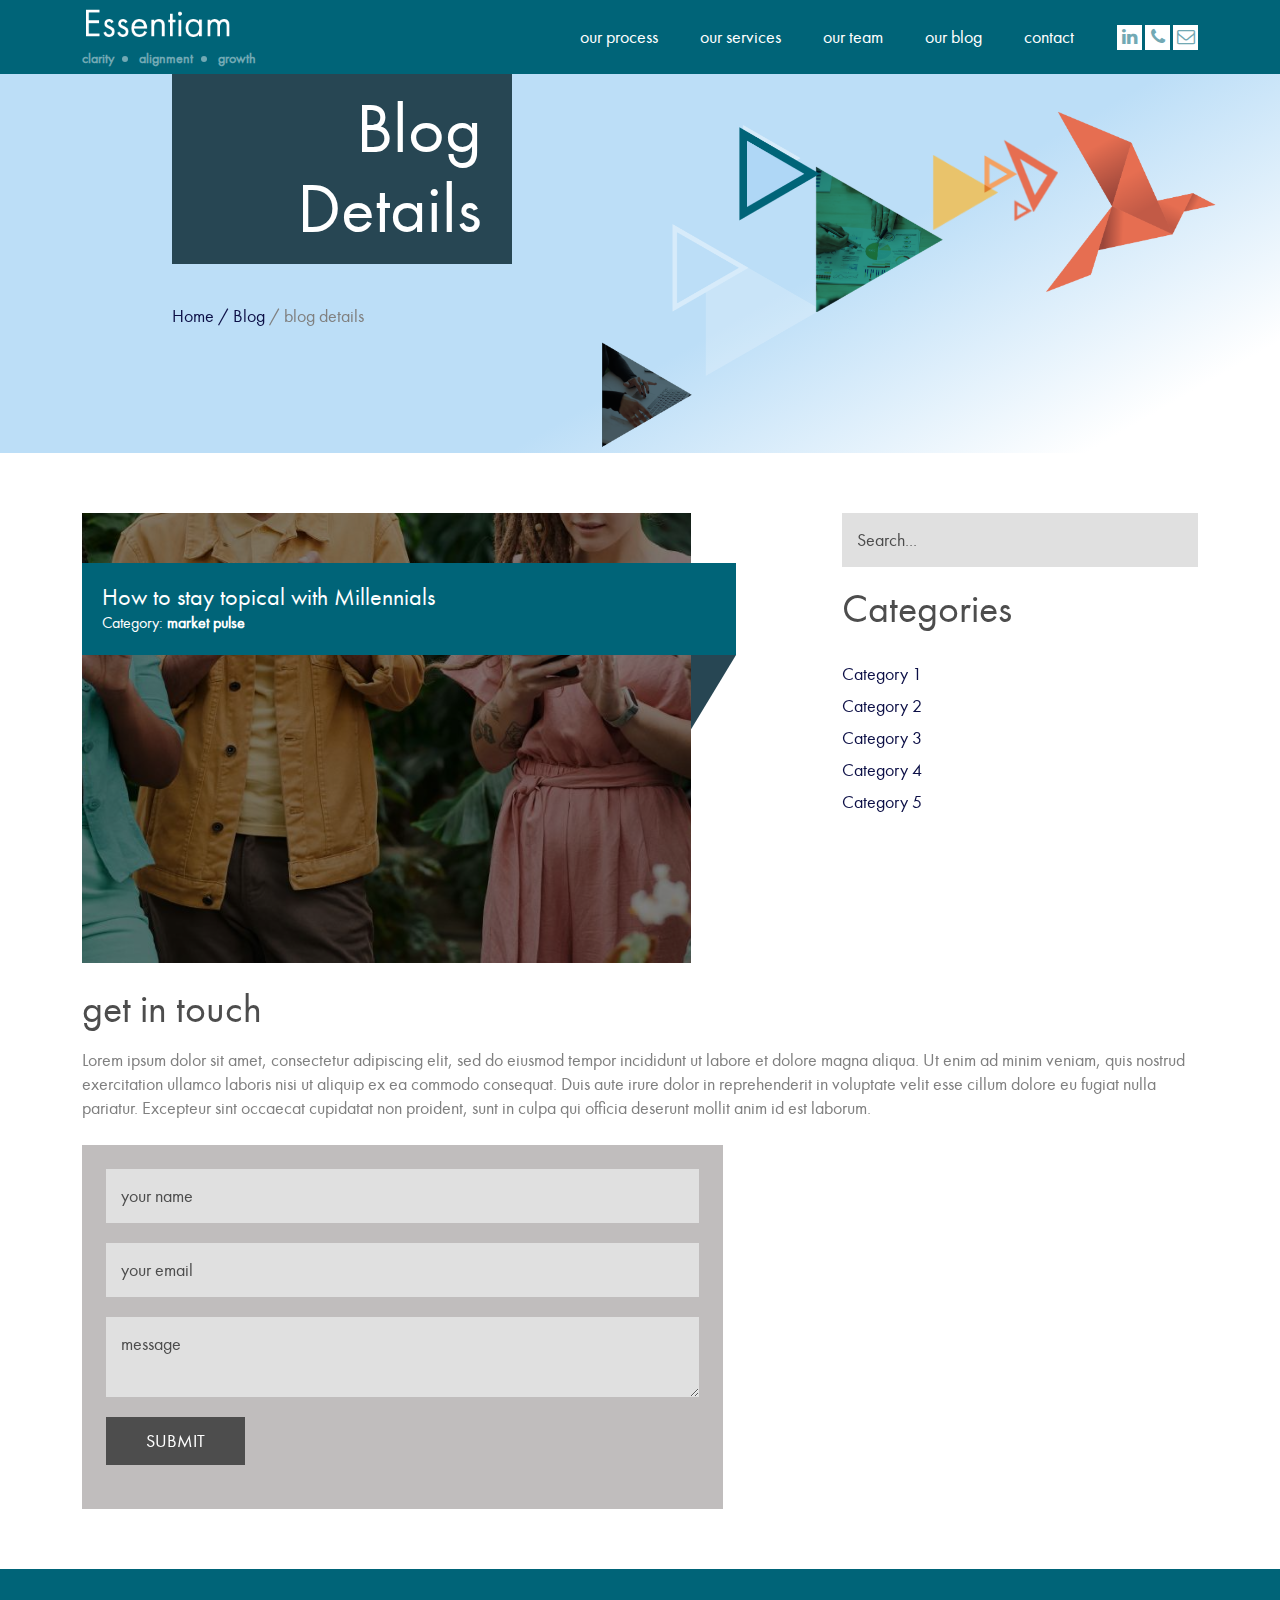
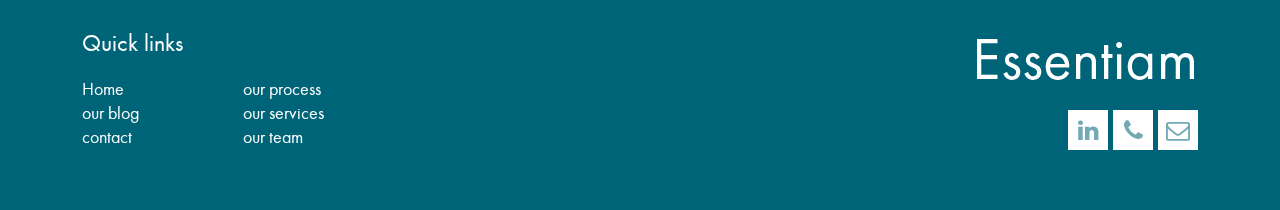
<file: blog-details-updatd.html>
<!DOCTYPE html>
<html>
<head>
	<meta charset="utf-8">
    <meta http-equiv="X-UA-Compatible" content="IE=edge">
    <meta name="viewport" content="width=device-width, initial-scale=1, user-scalable=0">
    <meta name="keywords" content="">
    <meta name="description" content="">
    <meta name="author" content="">
	<title>Essentiam</title>

	<link rel="shortcut icon" type="image/x-icon" href="images/fav.png">
	<link rel="stylesheet" type="text/css" href="css/font-awesome.min.css"> 
	<link rel="stylesheet" type="text/css" href="css/owl.carousel.min.css">  
	<link rel="stylesheet" type="text/css" href="css/slick.css">
	<link rel="stylesheet" type="text/css" href="css/animate.css">  
	<link rel="stylesheet" type="text/css" href="css/mmenu.css">
	<link rel="stylesheet" type="text/css" href="css/bootstrap.min.css">
	<link rel="stylesheet" type="text/css" href="css/swiper.min.css" />
	<link rel="stylesheet" type="text/css" href="css/style.css"> 
	<link rel="stylesheet" type="text/css" href="css/responsive.css">
</head>
<body>

	<!--responsive menu-->

	<div class="wrapper"> 
		<div class="menu">
			<a class="menubtn" href="index.html">
				<i class="fa fa-bars" aria-hidden="true"></i>
			</a>
		</div>
		<div class="menuholder">
			<div>
				<a class="cross" href="#"></a>
				<div class="menuholder-inner">
					<ul class="menulist mb-5">
						<li><a href="#">our process
						</a></li>
						
						<li><a href="#">our services</a></li>
						<li><a href="#">our team</a></li>
						<li><a href="#">our blog</a></li>
						<li><a href="#">contact</a></li>
					</ul>
				</div>
				
			</div>
		</div>
 
	</div>

	 
	<div class="main"> 
		<header class="site-header">
			<div class="container">
				<div class="headerHold">
					<a class="logo" href="index.html">
						<img src="images/logo-big.png" alt="" />
						<ul>
							<li>clarity</li>
							<li>alignment</li>
							<li>growth</li>
						</ul>
					</a>
					<div class="headerRight">
						<ul class="menulist2">
							<li><a href="our-process.html">our process </a></li>
							<li><a href="our-service.html">our services</a></li>
							
							<li><a href="team.html">our team</a></li>
							<li><a href="blog.html">our blog</a></li>
							<li><a href="contact.html">contact</a></li>
						</ul>
						<ul class="social">
							<li><a href="#"><i class="fa fa-linkedin" aria-hidden="true"></i></a></li>
							<li><a href="contact.html"><i class="fa fa-phone" aria-hidden="true"></i></a></li>
							<li><a href="#"><i class="fa fa-envelope-o" aria-hidden="true"></i></a></li>
						</ul>
					</div>
				</div>
			</div>
		</header>


		<div class="inner-banner inner-banner-three inner-ban-contact">
			<div class="container">
				<div class="inner-ban-wrapper">
					<div class="ban-left">
							<h2 class="bg-heading-blue">
									Blog Details
							</h2>
							<p>
									<a href="#">Home</a>
									<a href="#">/ Blog </a>
									/ blog details
							</p>
					</div>
					<div class="ban-right">
						<div class="ban-main-image">
							<span class="ban-single-img wow animated fadeInLeft" data-wow-duration="1.5s" data-wow-delay=".5s">
								<img src="images/cnt/ban-img1.png" alt="" />
							</span>	
							<span class="ban-single-img wow animated fadeInLeft" data-wow-duration="1.5s" data-wow-delay=".8s">
								<img src="images/cnt/cnt-ban-2.png" alt="" />
							</span>
							<span class="ban-single-img wow animated fadeInLeft" data-wow-duration="1.5s" data-wow-delay="1.1s">
								<img src="images/cnt/ban-img2.png" alt="" />
								<img src="images/cnt/cnt-ban-3.png" alt="">
							</span>
							<span class="ban-single-img wow animated fadeInLeft" data-wow-duration="1.5s" data-wow-delay="1.4s">
								<img src="images/cnt/cnt-ban-5.png" alt="" />
							</span>
							<span class="ban-single-img wow animated fadeInLeft" data-wow-duration="1.5s" data-wow-delay="1.7s">
								<img src="images/cnt/cnt-ban-6.png" alt="" />
							</span>
							<span class="ban-single-img wow animated fadeInLeft" data-wow-duration="1.5s" data-wow-delay="2s">
								<img src="images/cnt/cnt-ban-7.png" alt="" />
							</span>
							<span class="ban-single-img wow animated fadeInLeft" data-wow-duration="1.5s" data-wow-delay="2.3s">
								<img src="images/cnt/cnt-ban-8.png" alt="" />
							</span>
						</div>
						<span class="abs_img abs_one wow animated fadeInLeft" data-wow-duration="1.5s" data-wow-delay="2.6s">
							<img src="images/process/birds2.png" alt="" />
						</span>
						
					</div>
				</div>
			</div>
		</div>

		<section class="blog-details">
			<div class="container">
				<div class="row">
					<div class="col-lg-7">
						<div class="blog-article">
								<div class="blog-img">
										<img src="images/blog/blog-2.jpg" alt="">
								</div>
								<div class="blog-content">
										<h3>
												<a href="#">How to stay topical with Millennials</a>
										</h3>
										<p>Category: <a href="#"><b>market pulse</b></a></p>
								</div>
								
						</div>
					</div>	
					<div class="offset-lg-1 col-lg-4">
						<div class="blg-sidebar">
							<form class="get_touch_form">
								<div class="form-group form_group_has_shape">
											<input type="text" name="" placeholder="Search...">
									</div>
							</form>
							<div class="topheading">
								<h2 class="title">Categories</h2>
								<ul class="side-list">
									<li><a href="#">Category 1</a></li>
									<li><a href="#">Category 2</a></li>
									<li><a href="#">Category 3</a></li>
									<li><a href="#">Category 4</a></li>
									<li><a href="#">Category 5</a></li>
								</ul>
							</div>
						</div>
					</div>
					<div class="col-12">
						<div class="topheading">
											<h2 class="title mt-4 mb-3">
													get in touch
											</h2>
											<p>
													Lorem ipsum dolor sit amet, consectetur adipiscing elit, sed do eiusmod tempor incididunt ut labore et dolore magna aliqua. Ut enim ad minim veniam, quis nostrud exercitation ullamco laboris nisi ut aliquip ex ea commodo consequat. Duis aute irure dolor in reprehenderit in voluptate velit esse cillum dolore eu fugiat nulla pariatur. Excepteur sint occaecat cupidatat non proident, sunt in culpa qui officia deserunt mollit anim id est laborum.
											</p>
									</div>
					</div>
					<div class="col-lg-7">
						<div class="comment-bx p-4">
							<form class="get_touch_form">
								<div class="form-group">
										<input type="text" name="" placeholder="your name">
								</div>
								<div class="form-group">
										<input type="email" name="" placeholder="your email">
								</div>
								<div class="form-group">
										<textarea placeholder="message"></textarea>
								</div>
								<div class="form-group">
										<input type="submit" name="" value="SUBMIT">
								</div>
							</form>
						</div>
					</div>
				</div>
			</div>
		</section>

		<footer class="site-footer">
			<div class="container">
				<div class="footerHold">
					<div class="footerLeft">
						<h3>Quick links</h3>
						<ul>
							<li><a href="#">Home </a></li>
							<li><a href="#">our blog</a></li>
							<li><a href="#">contact</a></li>

							<li><a href="#">our process </a></li>
							<li><a href="#">our services</a></li>							
							<li><a href="#">our team</a></li>							
						</ul>
					</div>
					<div class="footerRight">
						<a class="ftrlogo" href="#">
							<img src="images/logo-big.png"  alt="" />
						</a>
						<ul class="social">
							<li><a href="#"><i class="fa fa-linkedin" aria-hidden="true"></i></a></li>
							<li><a href="#"><i class="fa fa-phone" aria-hidden="true"></i></a></li>
							<li><a href="#"><i class="fa fa-envelope-o" aria-hidden="true"></i></a></li>
						</ul>
					</div>	
				</div>
			</div>
		</footer> 
	</div>
		 
 
</body> 
<script type="text/javascript" src="js/library-1.js"></script> 
<!-- <script type="text/javascript" src="https://code.jquery.com/jquery-1.12.4.js"></script> -->
<script type="text/javascript" src="js/bootstrap.min.js"></script>  
<script type="text/javascript" src="js/mmenu.js"></script>
<script type="text/javascript" src="js/wow.min.js"></script>
<script type="text/javascript" src="js/owl.carousel.min.js"></script>  
<script type="text/javascript" src="js/slick.min.js"></script> 
<script type="text/javascript" src="js/swiper.min.js"></script>
<script type="text/javascript" src="js/custom.js"></script> 

<script type="text/javascript">
	var counted = 0;
      $(window).scroll(function() {

        var oTop = $('#counter').offset().top - window.innerHeight;
        if (counted == 0 && $(window).scrollTop() > oTop) {
          $('.count').each(function() {
            var $this = $(this),
              countTo = $this.attr('data-count');
            $({
              countNum: $this.text()
            }).animate({
                countNum: countTo
              },

              {

                duration: 2000,
                easing: 'swing',
                step: function() {
                  $this.text(Math.floor(this.countNum));
                },
                complete: function() {
                  $this.text(this.countNum);
                  //alert('finished');
                }

              });
          });
          counted = 1;
        }

      });
</script>
</html>
</file>
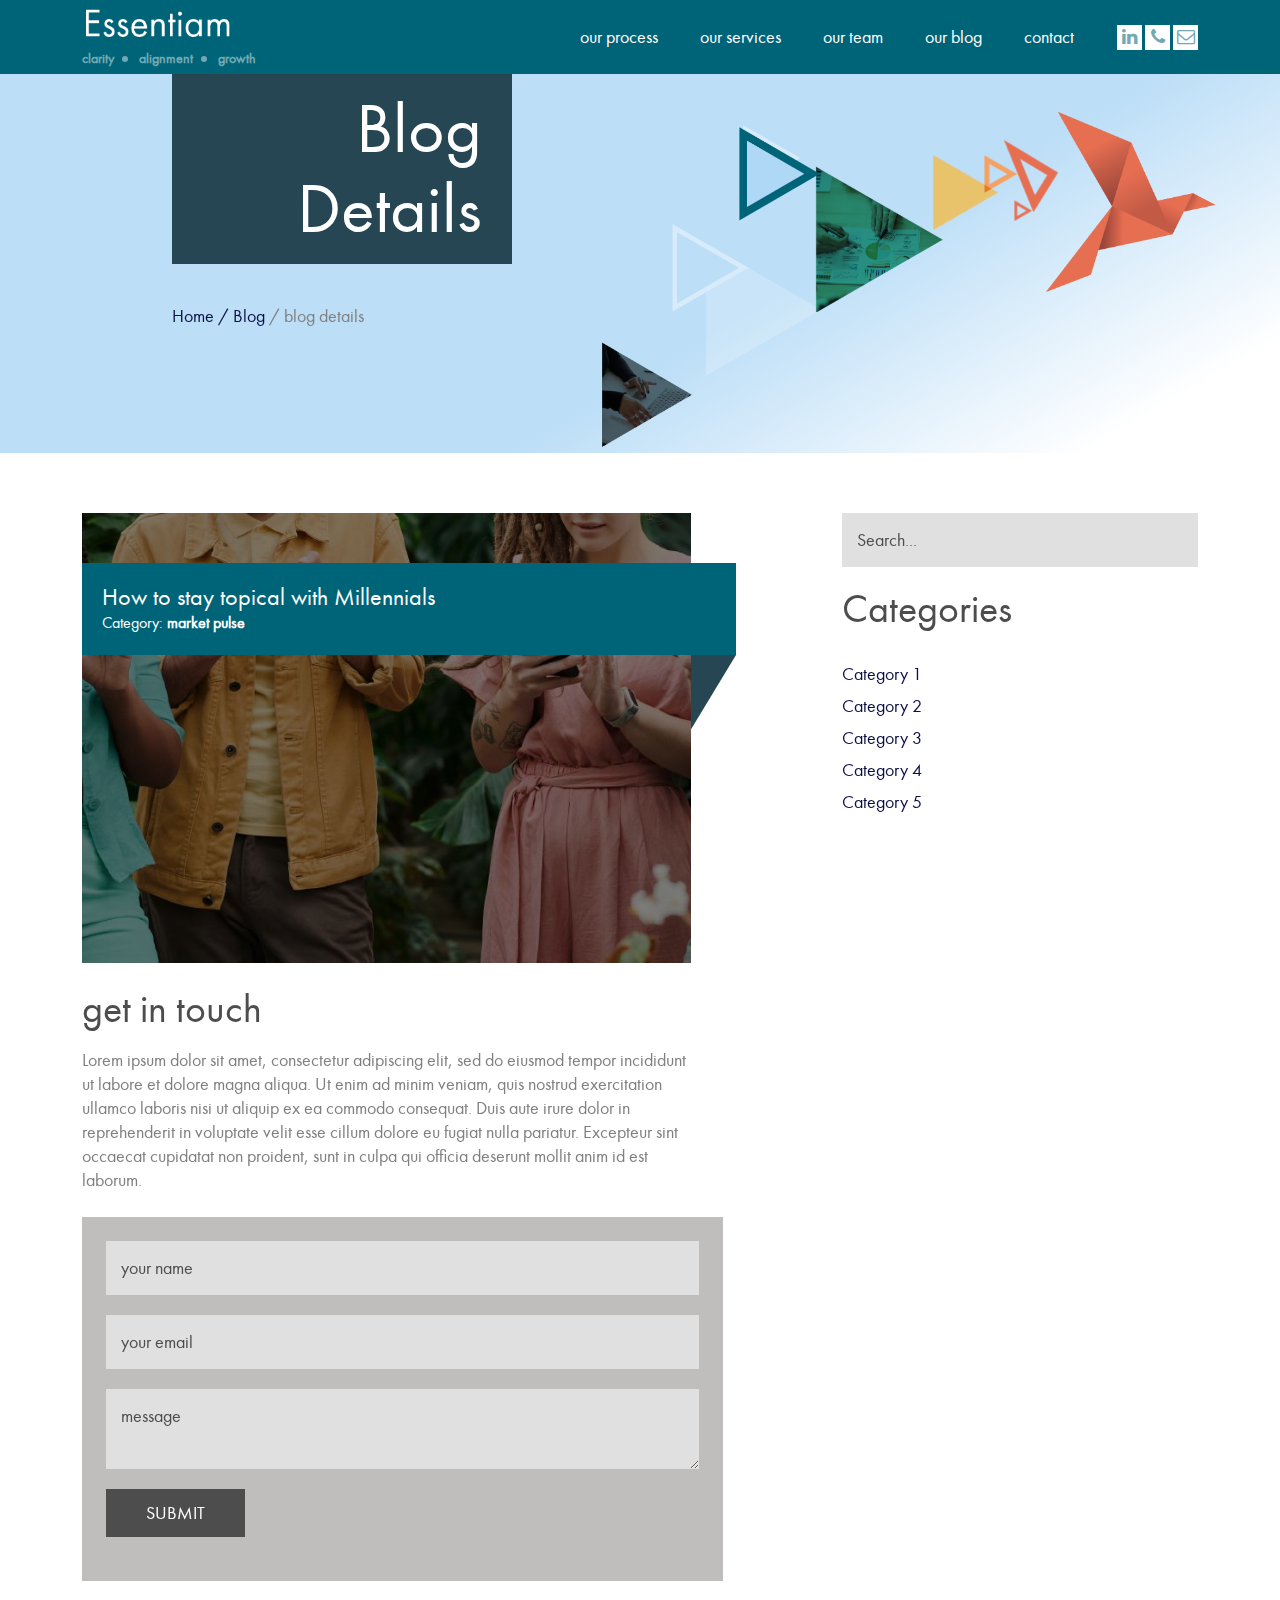
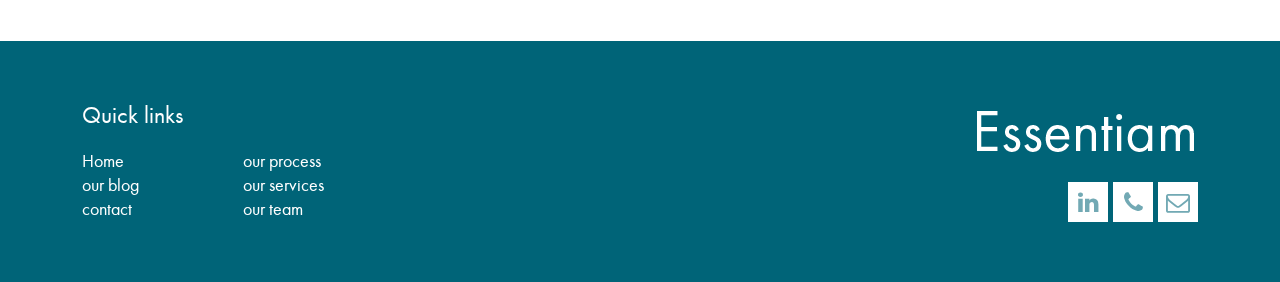
<file: blog-details.html>
<!DOCTYPE html>
<html>
<head>
	<meta charset="utf-8">
    <meta http-equiv="X-UA-Compatible" content="IE=edge">
    <meta name="viewport" content="width=device-width, initial-scale=1, user-scalable=0">
    <meta name="keywords" content="">
    <meta name="description" content="">
    <meta name="author" content="">
	<title>Essentiam</title>

	<link rel="shortcut icon" type="image/x-icon" href="images/fav.png">
	<link rel="stylesheet" type="text/css" href="css/font-awesome.min.css"> 
	<link rel="stylesheet" type="text/css" href="css/owl.carousel.min.css">  
	<link rel="stylesheet" type="text/css" href="css/slick.css">
	<link rel="stylesheet" type="text/css" href="css/animate.css">  
	<link rel="stylesheet" type="text/css" href="css/mmenu.css">
	<link rel="stylesheet" type="text/css" href="css/bootstrap.min.css">
	<link rel="stylesheet" type="text/css" href="css/swiper.min.css" />
	<link rel="stylesheet" type="text/css" href="css/style.css"> 
	<link rel="stylesheet" type="text/css" href="css/responsive.css">
</head>
<body>

	<!--responsive menu-->

	<div class="wrapper"> 
		<div class="menu">
			<a class="menubtn" href="index.html">
				<i class="fa fa-bars" aria-hidden="true"></i>
			</a>
		</div>
		<div class="menuholder">
			<div>
				<a class="cross" href="#"></a>
				<div class="menuholder-inner">
					<ul class="menulist mb-5">
						<li><a href="#">our process
						</a></li>
						
						<li><a href="#">our services</a></li>
						<li><a href="#">our team</a></li>
						<li><a href="#">our blog</a></li>
						<li><a href="#">contact</a></li>
					</ul>
				</div>
				
			</div>
		</div>
 
	</div>

	 
	<div class="main"> 
		<header class="site-header">
			<div class="container">
				<div class="headerHold">
					<a class="logo" href="index.html">
						<img src="images/logo-big.png" alt="" />
						<ul>
							<li>clarity</li>
							<li>alignment</li>
							<li>growth</li>
						</ul>
					</a>
					<div class="headerRight">
						<ul class="menulist2">
							<li><a href="our-process.html">our process </a></li>
							<li><a href="our-service.html">our services</a></li>
							
							<li><a href="team.html">our team</a></li>
							<li><a href="blog.html">our blog</a></li>
							<li><a href="contact.html">contact</a></li>
						</ul>
						<ul class="social">
							<li><a href="#"><i class="fa fa-linkedin" aria-hidden="true"></i></a></li>
							<li><a href="contact.html"><i class="fa fa-phone" aria-hidden="true"></i></a></li>
							<li><a href="#"><i class="fa fa-envelope-o" aria-hidden="true"></i></a></li>
						</ul>
					</div>
				</div>
			</div>
		</header>


		<div class="inner-banner inner-banner-three inner-ban-contact">
			<div class="container">
				<div class="inner-ban-wrapper">
					<div class="ban-left">
							<h2 class="bg-heading-blue">
									Blog Details
							</h2>
							<p>
									<a href="#">Home</a>
									<a href="#">/ Blog </a>
									/ blog details
							</p>
					</div>
					<div class="ban-right">
						<div class="ban-main-image">
							<span class="ban-single-img wow animated fadeInLeft" data-wow-duration="1.5s" data-wow-delay=".5s">
								<img src="images/cnt/ban-img1.png" alt="" />
							</span>	
							<span class="ban-single-img wow animated fadeInLeft" data-wow-duration="1.5s" data-wow-delay=".8s">
								<img src="images/cnt/cnt-ban-2.png" alt="" />
							</span>
							<span class="ban-single-img wow animated fadeInLeft" data-wow-duration="1.5s" data-wow-delay="1.1s">
								<img src="images/cnt/ban-img2.png" alt="" />
								<img src="images/cnt/cnt-ban-3.png" alt="">
							</span>
							<span class="ban-single-img wow animated fadeInLeft" data-wow-duration="1.5s" data-wow-delay="1.4s">
								<img src="images/cnt/cnt-ban-5.png" alt="" />
							</span>
							<span class="ban-single-img wow animated fadeInLeft" data-wow-duration="1.5s" data-wow-delay="1.7s">
								<img src="images/cnt/cnt-ban-6.png" alt="" />
							</span>
							<span class="ban-single-img wow animated fadeInLeft" data-wow-duration="1.5s" data-wow-delay="2s">
								<img src="images/cnt/cnt-ban-7.png" alt="" />
							</span>
							<span class="ban-single-img wow animated fadeInLeft" data-wow-duration="1.5s" data-wow-delay="2.3s">
								<img src="images/cnt/cnt-ban-8.png" alt="" />
							</span>
						</div>
						<span class="abs_img abs_one wow animated fadeInLeft" data-wow-duration="1.5s" data-wow-delay="2.6s">
							<img src="images/process/birds2.png" alt="" />
						</span>
						
					</div>
				</div>
			</div>
		</div>

		<section class="blog-details">
			<div class="container">
				<div class="row">
					<div class="col-lg-7">
						<div class="blog-article">
								<div class="blog-img">
										<img src="images/blog/blog-2.jpg" alt="">
								</div>
								<div class="blog-content">
										<h3>
												<a href="#">How to stay topical with Millennials</a>
										</h3>
										<p>Category: <a href="#"><b>market pulse</b></a></p>
								</div>
								<div class="topheading">
											<h2 class="title mt-4 mb-3">
													get in touch
											</h2>
											<p>
													Lorem ipsum dolor sit amet, consectetur adipiscing elit, sed do eiusmod tempor incididunt ut labore et dolore magna aliqua. Ut enim ad minim veniam, quis nostrud exercitation ullamco laboris nisi ut aliquip ex ea commodo consequat. Duis aute irure dolor in reprehenderit in voluptate velit esse cillum dolore eu fugiat nulla pariatur. Excepteur sint occaecat cupidatat non proident, sunt in culpa qui officia deserunt mollit anim id est laborum.
											</p>
									</div>
						</div>
						<div class="comment-bx p-4">
							<form class="get_touch_form">
								<div class="form-group">
										<input type="text" name="" placeholder="your name">
								</div>
								<div class="form-group">
										<input type="email" name="" placeholder="your email">
								</div>
								<div class="form-group">
										<textarea placeholder="message"></textarea>
								</div>
								<div class="form-group">
										<input type="submit" name="" value="SUBMIT">
								</div>
							</form>
						</div>
					</div>
					
					<div class="offset-lg-1 col-lg-4">
						<div class="blg-sidebar">
							<form class="get_touch_form">
								<div class="form-group form_group_has_shape">
											<input type="text" name="" placeholder="Search...">
									</div>
							</form>
							<div class="topheading">
								<h2 class="title">Categories</h2>
								<ul class="side-list">
									<li><a href="#">Category 1</a></li>
									<li><a href="#">Category 2</a></li>
									<li><a href="#">Category 3</a></li>
									<li><a href="#">Category 4</a></li>
									<li><a href="#">Category 5</a></li>
								</ul>
							</div>
						</div>
					</div>
				</div>
			</div>
		</section>

		<footer class="site-footer">
			<div class="container">
				<div class="footerHold">
					<div class="footerLeft">
						<h3>Quick links</h3>
						<ul>
							<li><a href="#">Home </a></li>
							<li><a href="#">our blog</a></li>
							<li><a href="#">contact</a></li>

							<li><a href="#">our process </a></li>
							<li><a href="#">our services</a></li>							
							<li><a href="#">our team</a></li>							
						</ul>
					</div>
					<div class="footerRight">
						<a class="ftrlogo" href="#">
							<img src="images/logo-big.png"  alt="" />
						</a>
						<ul class="social">
							<li><a href="#"><i class="fa fa-linkedin" aria-hidden="true"></i></a></li>
							<li><a href="#"><i class="fa fa-phone" aria-hidden="true"></i></a></li>
							<li><a href="#"><i class="fa fa-envelope-o" aria-hidden="true"></i></a></li>
						</ul>
					</div>	
				</div>
			</div>
		</footer> 
	</div>
		 
 
</body> 
<script type="text/javascript" src="js/library-1.js"></script> 
<!-- <script type="text/javascript" src="https://code.jquery.com/jquery-1.12.4.js"></script> -->
<script type="text/javascript" src="js/bootstrap.min.js"></script>  
<script type="text/javascript" src="js/mmenu.js"></script>
<script type="text/javascript" src="js/wow.min.js"></script>
<script type="text/javascript" src="js/owl.carousel.min.js"></script>  
<script type="text/javascript" src="js/slick.min.js"></script> 
<script type="text/javascript" src="js/swiper.min.js"></script>
<script type="text/javascript" src="js/custom.js"></script> 

<script type="text/javascript">
	var counted = 0;
      $(window).scroll(function() {

        var oTop = $('#counter').offset().top - window.innerHeight;
        if (counted == 0 && $(window).scrollTop() > oTop) {
          $('.count').each(function() {
            var $this = $(this),
              countTo = $this.attr('data-count');
            $({
              countNum: $this.text()
            }).animate({
                countNum: countTo
              },

              {

                duration: 2000,
                easing: 'swing',
                step: function() {
                  $this.text(Math.floor(this.countNum));
                },
                complete: function() {
                  $this.text(this.countNum);
                  //alert('finished');
                }

              });
          });
          counted = 1;
        }

      });
</script>
</html>
</file>
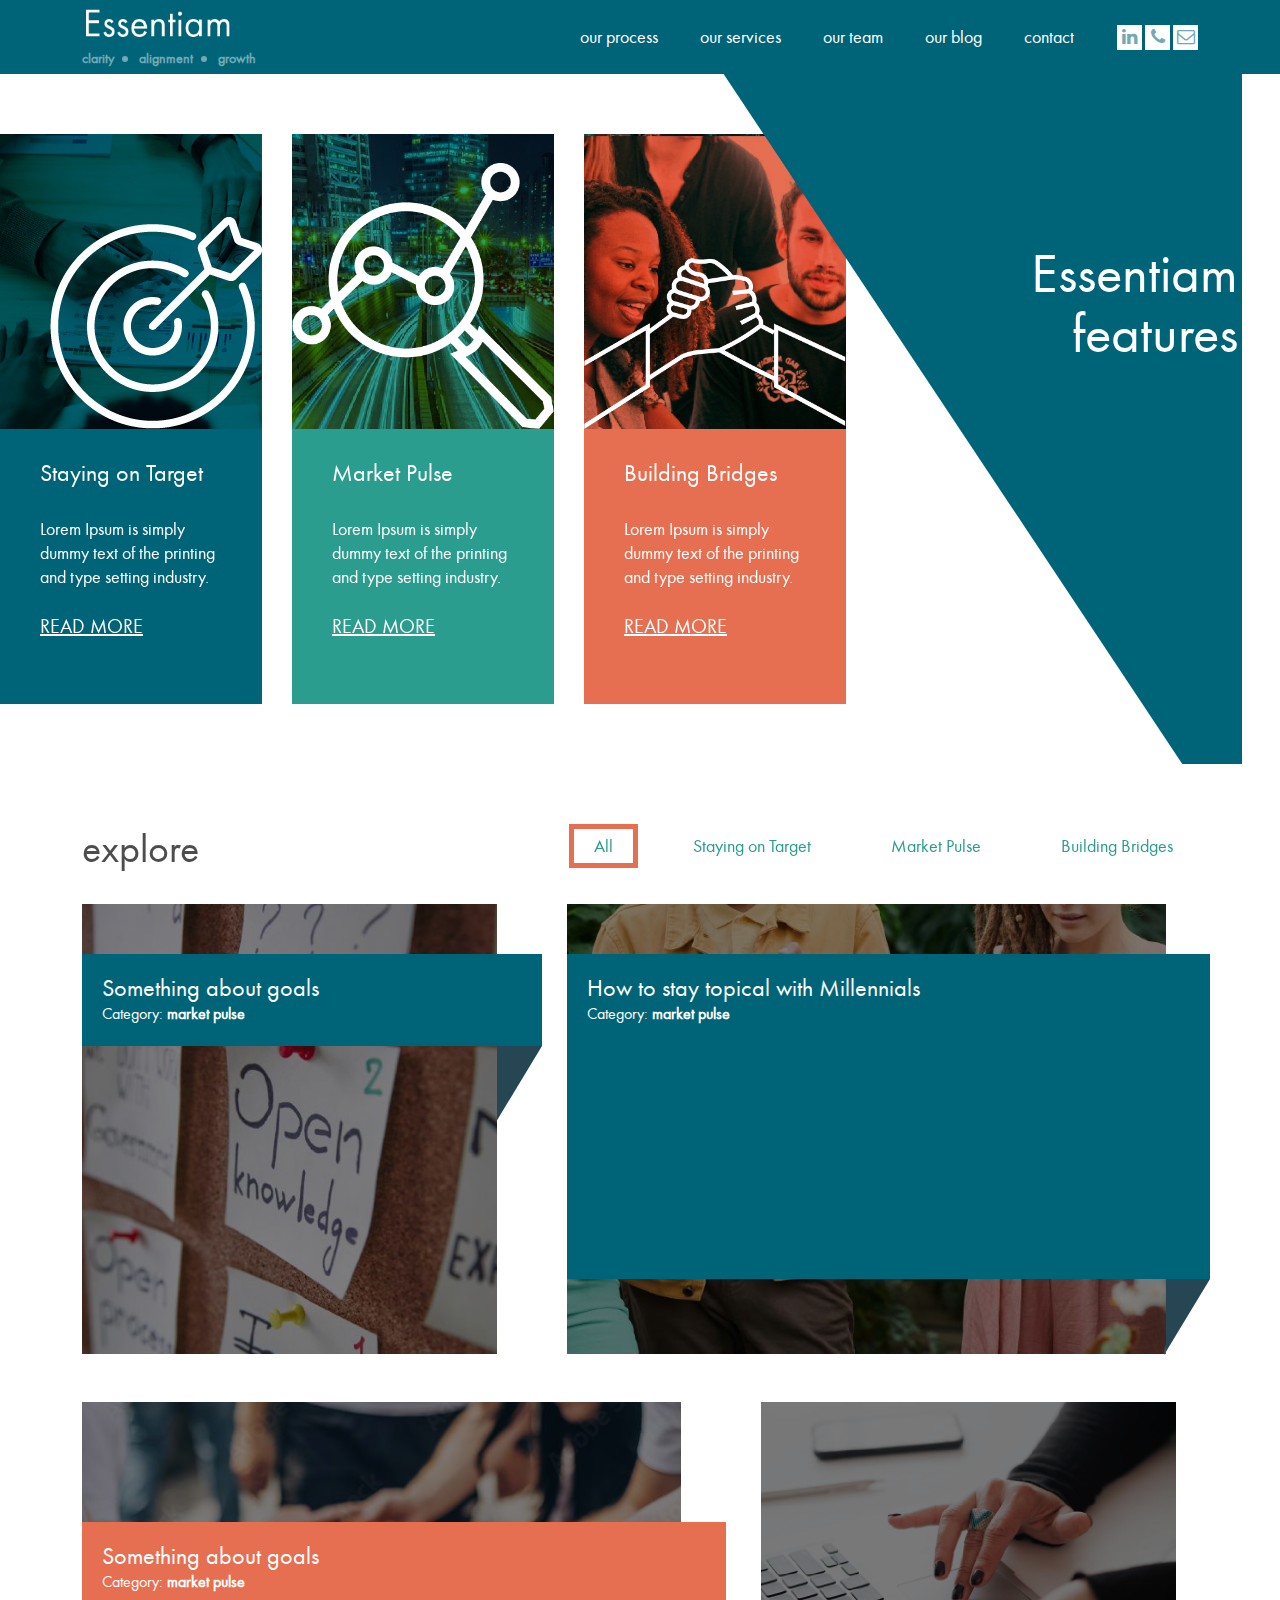
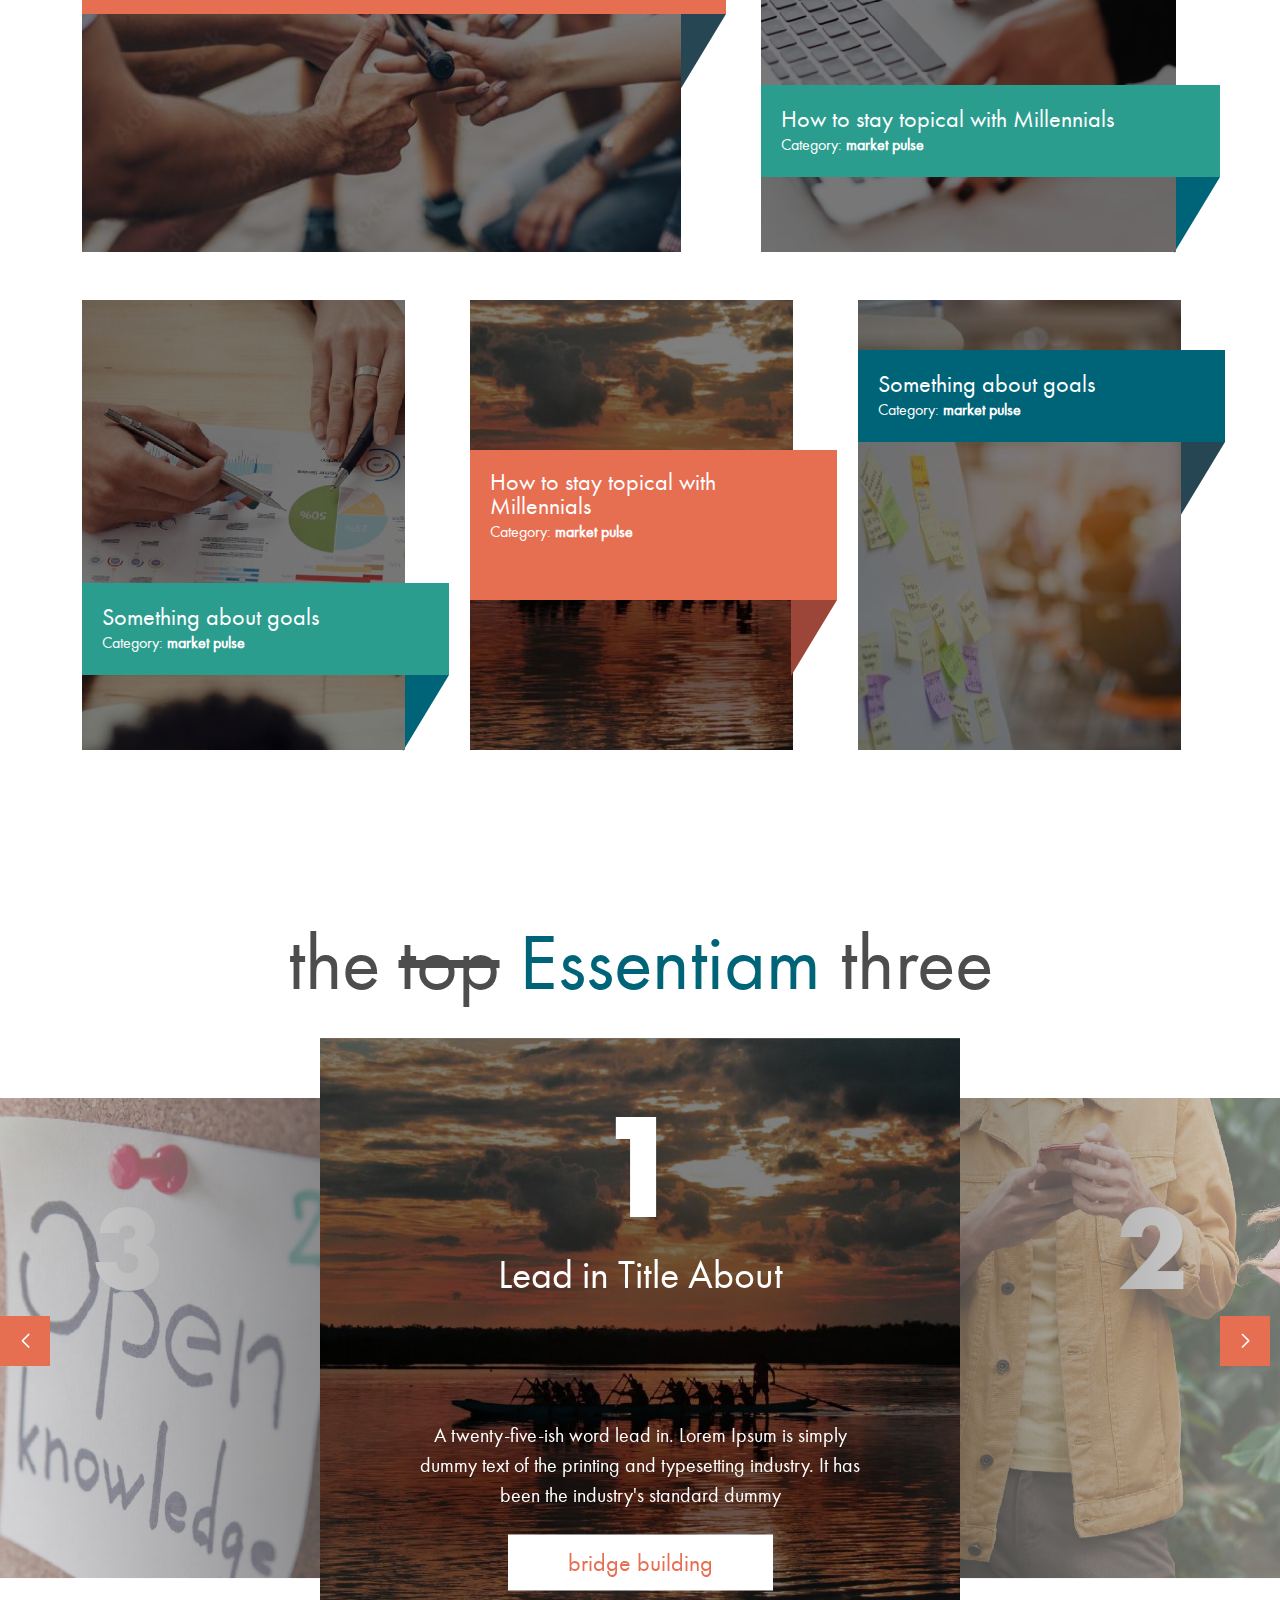
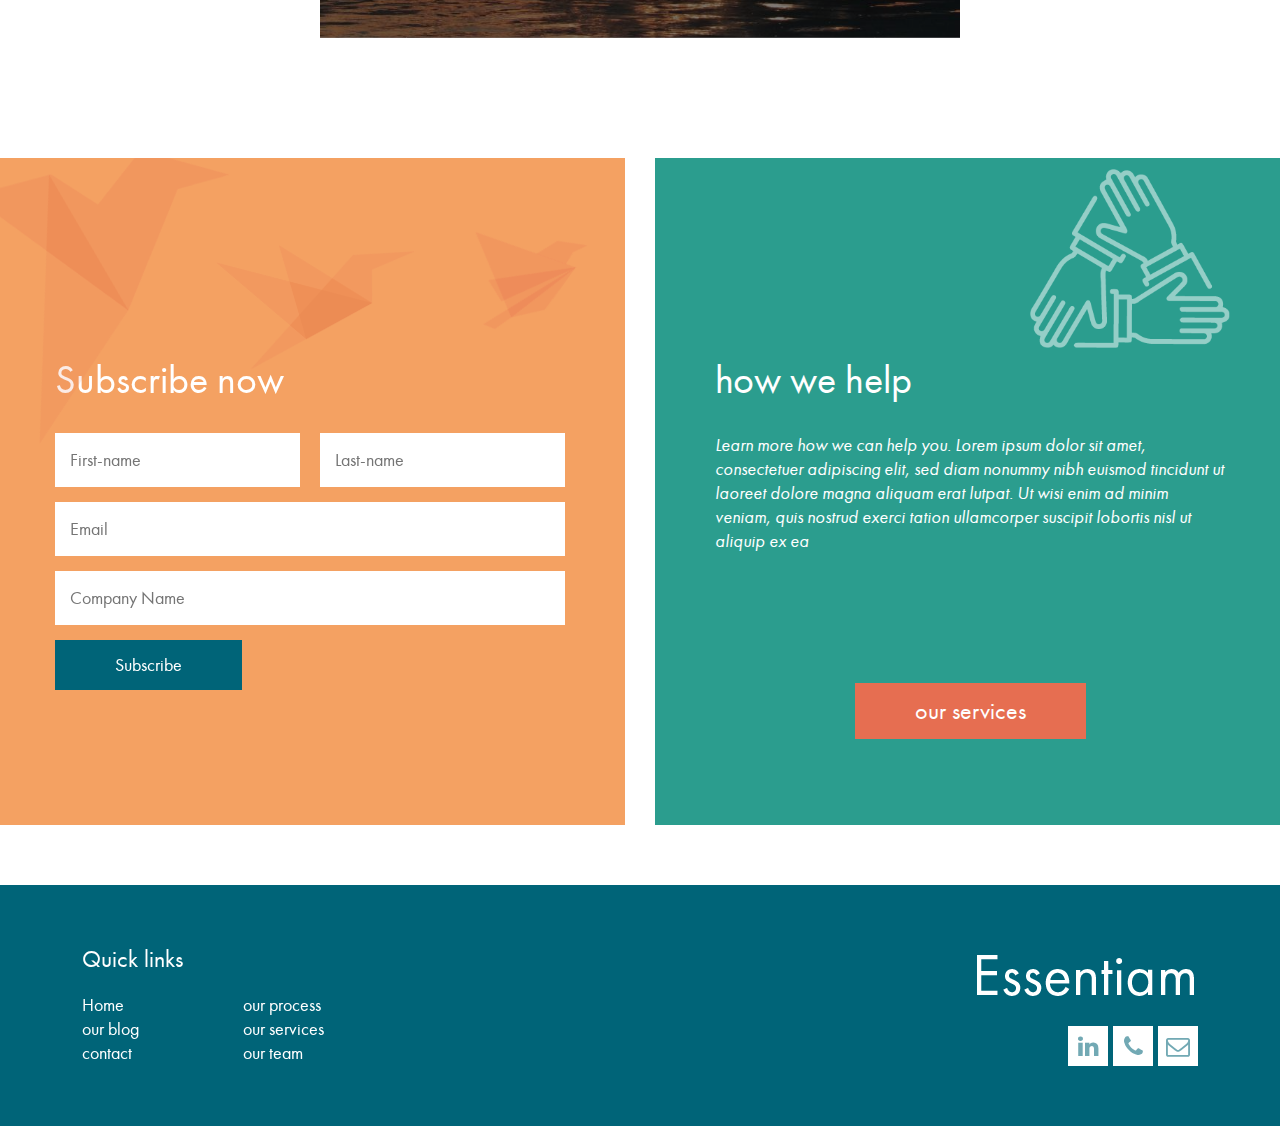
<file: blog.html>
<!DOCTYPE html>
<html>
  <head>
    <meta charset="utf-8" />
    <meta http-equiv="X-UA-Compatible" content="IE=edge" />
    <meta
      name="viewport"
      content="width=device-width, initial-scale=1, user-scalable=0"
    />
    <meta name="keywords" content="" />
    <meta name="description" content="" />
    <meta name="author" content="" />
    <title>Essentiam</title>

    <link rel="shortcut icon" type="image/x-icon" href="images/fav.png" />
    <link rel="stylesheet" type="text/css" href="css/font-awesome.min.css" />
    <link rel="stylesheet" type="text/css" href="css/owl.carousel.min.css" />
    <link rel="stylesheet" type="text/css" href="css/slick.css" />
    <link rel="stylesheet" type="text/css" href="css/animate.css" />
    <link rel="stylesheet" type="text/css" href="css/mmenu.css" />
    <link rel="stylesheet" type="text/css" href="css/bootstrap.min.css" />
    <link rel="stylesheet" type="text/css" href="css/swiper.min.css" />
    <link rel="stylesheet" type="text/css" href="css/style.css" />
    <link rel="stylesheet" type="text/css" href="css/responsive.css" />
  </head>
  <body>
    <!--responsive menu-->

    <div class="wrapper">
      <div class="menu">
        <a class="menubtn" href="index.html">
          <i class="fa fa-bars" aria-hidden="true"></i>
        </a>
      </div>
      <div class="menuholder">
        <div>
          <a class="cross" href="#"></a>
          <div class="menuholder-inner">
            <ul class="menulist mb-5">
              <li><a href="#">our process </a></li>

              <li><a href="#">our services</a></li>
              <li><a href="#">our team</a></li>
              <li><a href="#">our blog</a></li>
              <li><a href="#">contact</a></li>
            </ul>
          </div>
        </div>
      </div>
    </div>

    <div class="main">
      <header class="site-header">
        <div class="container">
          <div class="headerHold">
            <a class="logo" href="index.html">
              <img src="images/logo-big.png" alt="" />
              <ul>
                <li>clarity</li>
                <li>alignment</li>
                <li>growth</li>
              </ul>
            </a>
            <div class="headerRight">
              <ul class="menulist2">
                <li><a href="our-process.html">our process </a></li>
                <li><a href="our-service.html">our services</a></li>

                <li><a href="team.html">our team</a></li>
                <li><a href="blog.html">our blog</a></li>
                <li><a href="contact.html">contact</a></li>
              </ul>
              <ul class="social">
                <li>
                  <a href="#"
                    ><i class="fa fa-linkedin" aria-hidden="true"></i
                  ></a>
                </li>
                <li>
                  <a href="contact.html"
                    ><i class="fa fa-phone" aria-hidden="true"></i
                  ></a>
                </li>
                <li>
                  <a href="#"
                    ><i class="fa fa-envelope-o" aria-hidden="true"></i
                  ></a>
                </li>
              </ul>
            </div>
          </div>
        </div>
      </header>

      <section class="inner_features_sec">
        <div class="inner-feature_left">
          <div class="feature_box">
            <div class="feature_image">
              <img src="images/blog/feature-1.jpg" alt="" />
              <span class="abs_img">
                <img src="images/blog/ft-shape1.png" alt="" />
              </span>
            </div>
            <div class="feature-content">
              <h3>
                <a href="feature-1.html">Staying on Target</a>
              </h3>
              <p>
                Lorem Ipsum is simply dummy text of the printing and type
                setting industry.
              </p>
              <a href="feature-1.html" class="read_more_link">Read More</a>
            </div>
          </div>
          <div class="feature_box">
            <div class="feature_image">
              <img src="images/blog/feature-2.jpg" alt="" />
              <span class="abs_img">
                <img src="images/blog/ft-shape2.png" alt="" />
              </span>
            </div>
            <div class="feature-content">
              <h3>
                <a href="feature-2.html">Market Pulse</a>
              </h3>
              <p>
                Lorem Ipsum is simply dummy text of the printing and type
                setting industry.
              </p>
              <a href="feature-2.html" class="read_more_link">Read More</a>
            </div>
          </div>
          <div class="feature_box">
            <div class="feature_image">
              <img src="images/blog/feature-3.jpg" alt="" />
              <span class="abs_img">
                <img src="images/blog/ft-shape3.png" alt="" />
              </span>
            </div>
            <div class="feature-content">
              <h3>
                <a href="feature-3.html">Building Bridges</a>
              </h3>
              <p>
                Lorem Ipsum is simply dummy text of the printing and type
                setting industry.
              </p>
              <a href="feature-3.html" class="read_more_link">Read More</a>
            </div>
          </div>
        </div>
        <div class="inner-feature-right">
          <div class="feature_inner">
            <h2 class="title">Essentiam features</h2>
          </div>
        </div>
      </section>

      <section class="inner-explore-sec">
        <div class="container">
          <div class="row">
            <div class="col-md-4">
              <h2 class="title">explore</h2>
            </div>
            <div class="col-md-8">
              <ul class="nav nav-pills mb-3" id="pills-tab" role="tablist">
                <li class="nav-item" role="presentation">
                  <button
                    class="nav-link active"
                    id="pills-home-tab"
                    data-bs-toggle="pill"
                    data-bs-target="#pills-home"
                    type="button"
                    role="tab"
                    aria-controls="pills-home"
                    aria-selected="true"
                  >
                    All
                  </button>
                </li>
                <li class="nav-item" role="presentation">
                  <button
                    class="nav-link"
                    id="pills-profile-tab"
                    data-bs-toggle="pill"
                    data-bs-target="#pills-profile"
                    type="button"
                    role="tab"
                    aria-controls="pills-profile"
                    aria-selected="false"
                  >
                    Staying on Target
                  </button>
                </li>
                <li class="nav-item" role="presentation">
                  <button
                    class="nav-link"
                    id="pills-contact-tab"
                    data-bs-toggle="pill"
                    data-bs-target="#pills-contact"
                    type="button"
                    role="tab"
                    aria-controls="pills-contact"
                    aria-selected="false"
                  >
                    Market Pulse
                  </button>
                </li>
                <li class="nav-item" role="presentation">
                  <button
                    class="nav-link"
                    id="pills-cnt-tab"
                    data-bs-toggle="pill"
                    data-bs-target="#pills-cnt"
                    type="button"
                    role="tab"
                    aria-controls="pills-cnt"
                    aria-selected="false"
                  >
                    Building Bridges
                  </button>
                </li>
              </ul>
            </div>
          </div>
          <div class="tab-content" id="pills-tabContent">
            <div
              class="tab-pane fade show active"
              id="pills-home"
              role="tabpanel"
              aria-labelledby="pills-home-tab"
            >
              <div class="row gx-md-5">
                <div class="col-lg-5 mb-5">
                  <div class="blog-article">
                    <div class="blog-img">
                      <img src="images/blog/blog-1.jpg" alt="" />
                    </div>
                    <div class="blog-content">
                      <h3>
                        <a href="#">Something about goals</a>
                      </h3>
                      <p>
                        Category: <a href="#"><b>market pulse</b></a>
                      </p>
                    </div>
                  </div>
                </div>
                <div class="col-lg-7 mb-5">
                  <div class="blog-article">
                    <div class="blog-img">
                      <img src="images/blog/blog-2.jpg" alt="" />
                    </div>
                    <div class="blog-content">
                      <h3>
                        <a href="#">How to stay topical with Millennials</a>
                      </h3>
                      <p>
                        Category: <a href="#"><b>market pulse</b></a>
                      </p>
                    </div>
                  </div>
                </div>
              </div>
              <div class="row gx-md-5">
                <div class="col-lg-7 mb-5">
                  <div class="blog-article">
                    <div class="blog-img">
                      <img src="images/blog/blog-3.jpg" alt="" />
                    </div>
                    <div class="blog-content">
                      <h3>
                        <a href="#">Something about goals</a>
                      </h3>
                      <p>
                        Category: <a href="#"><b>market pulse</b></a>
                      </p>
                    </div>
                  </div>
                </div>
                <div class="col-lg-5 mb-5">
                  <div class="blog-article">
                    <div class="blog-img">
                      <img src="images/blog/blog-4.jpg" alt="" />
                    </div>
                    <div class="blog-content">
                      <h3>
                        <a href="#">How to stay topical with Millennials</a>
                      </h3>
                      <p>
                        Category: <a href="#"><b>market pulse</b></a>
                      </p>
                    </div>
                  </div>
                </div>
              </div>
              <div class="row gx-md-5">
                <div class="col-lg-4 mb-5">
                  <div class="blog-article">
                    <div class="blog-img">
                      <img src="images/blog/blog-5.jpg" alt="" />
                    </div>
                    <div class="blog-content">
                      <h3>
                        <a href="#">Something about goals</a>
                      </h3>
                      <p>
                        Category: <a href="#"><b>market pulse</b></a>
                      </p>
                    </div>
                  </div>
                </div>
                <div class="col-lg-4 mb-5">
                  <div class="blog-article">
                    <div class="blog-img">
                      <img src="images/blog/blog-6.jpg" alt="" />
                    </div>
                    <div class="blog-content">
                      <h3>
                        <a href="#">How to stay topical with Millennials</a>
                      </h3>
                      <p>
                        Category: <a href="#"><b>market pulse</b></a>
                      </p>
                    </div>
                  </div>
                </div>
                <div class="col-lg-4 mb-5">
                  <div class="blog-article">
                    <div class="blog-img">
                      <img src="images/blog/blog-7.jpg" alt="" />
                    </div>
                    <div class="blog-content">
                      <h3>
                        <a href="#">Something about goals</a>
                      </h3>
                      <p>
                        Category: <a href="#"><b>market pulse</b></a>
                      </p>
                    </div>
                  </div>
                </div>
              </div>
            </div>
            <div
              class="tab-pane fade"
              id="pills-profile"
              role="tabpanel"
              aria-labelledby="pills-profile-tab"
            >
              <div class="row gx-md-5">
                <div class="col-lg-5 mb-5">
                  <div class="blog-article">
                    <div class="blog-img">
                      <img src="images/blog/blog-1.jpg" alt="" />
                    </div>
                    <div class="blog-content">
                      <h3>
                        <a href="#">Something about goals</a>
                      </h3>
                      <p>
                        Category: <a href="#"><b>market pulse</b></a>
                      </p>
                    </div>
                  </div>
                </div>
                <div class="col-lg-7 mb-5">
                  <div class="blog-article">
                    <div class="blog-img">
                      <img src="images/blog/blog-2.jpg" alt="" />
                    </div>
                    <div class="blog-content">
                      <h3>
                        <a href="#">How to stay topical with Millennials</a>
                      </h3>
                      <p>
                        Category: <a href="#"><b>market pulse</b></a>
                      </p>
                    </div>
                  </div>
                </div>
              </div>
              <div class="row gx-md-5">
                <div class="col-lg-7 mb-5">
                  <div class="blog-article">
                    <div class="blog-img">
                      <img src="images/blog/blog-3.jpg" alt="" />
                    </div>
                    <div class="blog-content">
                      <h3>
                        <a href="#">Something about goals</a>
                      </h3>
                      <p>
                        Category: <a href="#"><b>market pulse</b></a>
                      </p>
                    </div>
                  </div>
                </div>
                <div class="col-lg-5 mb-5">
                  <div class="blog-article">
                    <div class="blog-img">
                      <img src="images/blog/blog-4.jpg" alt="" />
                    </div>
                    <div class="blog-content">
                      <h3>
                        <a href="#">How to stay topical with Millennials</a>
                      </h3>
                      <p>
                        Category: <a href="#"><b>market pulse</b></a>
                      </p>
                    </div>
                  </div>
                </div>
              </div>
            </div>
            <div
              class="tab-pane fade"
              id="pills-contact"
              role="tabpanel"
              aria-labelledby="pills-contact-tab"
            >
              <div class="row gx-md-5">
                <div class="col-lg-5 mb-5">
                  <div class="blog-article">
                    <div class="blog-img">
                      <img src="images/blog/blog-5.jpg" alt="" />
                    </div>
                    <div class="blog-content">
                      <h3>
                        <a href="#">Something about goals</a>
                      </h3>
                      <p>
                        Category: <a href="#"><b>market pulse</b></a>
                      </p>
                    </div>
                  </div>
                </div>
                <div class="col-lg-7 mb-5">
                  <div class="blog-article">
                    <div class="blog-img">
                      <img src="images/blog/blog-6.jpg" alt="" />
                    </div>
                    <div class="blog-content">
                      <h3>
                        <a href="#">How to stay topical with Millennials</a>
                      </h3>
                      <p>
                        Category: <a href="#"><b>market pulse</b></a>
                      </p>
                    </div>
                  </div>
                </div>
              </div>
            </div>
            <div
              class="tab-pane fade"
              id="pills-cnt"
              role="tabpanel"
              aria-labelledby="pills-cnt-tab"
            >
              <div class="row gx-md-5">
                <div class="col-lg-4 mb-5">
                  <div class="blog-article">
                    <div class="blog-img">
                      <img src="images/blog/blog-7.jpg" alt="" />
                    </div>
                    <div class="blog-content">
                      <h3>
                        <a href="#">Something about goals</a>
                      </h3>
                      <p>
                        Category: <a href="#"><b>market pulse</b></a>
                      </p>
                    </div>
                  </div>
                </div>
                <div class="col-lg-4 mb-5">
                  <div class="blog-article">
                    <div class="blog-img">
                      <img src="images/blog/blog-1.jpg" alt="" />
                    </div>
                    <div class="blog-content">
                      <h3>
                        <a href="#">How to stay topical with Millennials</a>
                      </h3>
                      <p>
                        Category: <a href="#"><b>market pulse</b></a>
                      </p>
                    </div>
                  </div>
                </div>
                <div class="col-lg-4 mb-5">
                  <div class="blog-article">
                    <div class="blog-img">
                      <img src="images/blog/blog-3.jpg" alt="" />
                    </div>
                    <div class="blog-content">
                      <h3>
                        <a href="#">Something about goals</a>
                      </h3>
                      <p>
                        Category: <a href="#"><b>market pulse</b></a>
                      </p>
                    </div>
                  </div>
                </div>
              </div>
            </div>
          </div>
        </div>
      </section>

      <!-- <section class="newsletter-sec">
				<div class="container">
						<div class="row justify-content-center">
								<div class="col-lg-6">
										<div class="newsletter-inner">
												<h2 class="title">
														subscribing is essential
												</h2>
												<p>
														A brief CALL TO ACTION of the goal of the blog.
														xplanation as to why it is important to follow, etc.
												</p>
												<div class="news-form">
														<form>
																<div class="input-group">
																		<input type="email" placeholder="your prefered email" name="">
																</div>
																<input type="submit" name="" value="subscribe">
														</form>
												</div>
										</div>
								</div>
						</div>
				</div>
		</section> -->

      <section class="essentiam-three-sec">
        <div class="container">
          <h2 class="text-center title">
            the <del>top</del> <span>Essentiam</span> three
          </h2>
        </div>
        <div class="essentiam-slide">
          <!-- Slider main container -->
          <div class="swiper essentiam-swiper">
            <!-- Additional required wrapper -->
            <div class="swiper-wrapper">
              <!-- Slides -->
              <div class="swiper-slide">
                <div class="swiper-item">
                  <div class="essentiam-three-card">
                    <div class="esset-three-img">
                      <img src="images/blog/essentiam-three-1.jpg" alt="" />
                    </div>
                    <div class="essentiam-three-content">
                      <div class="top">
                        <span class="num">1</span>
                        <h3>Lead in Title About</h3>
                      </div>
                      <div class="btm">
                        <p>
                          A twenty-five-ish word lead in. Lorem Ipsum is simply
                          dummy text of the printing and typesetting industry.
                          It has been the industry's standard dummy
                        </p>
                        <a href="#" class="cmnbtn">bridge building</a>
                      </div>
                    </div>
                  </div>
                </div>
              </div>
              <div class="swiper-slide">
                <div class="swiper-item">
                  <div class="essentiam-three-card">
                    <div class="esset-three-img">
                      <img src="images/blog/essentiam-three-3.jpg" alt="" />
                    </div>
                    <div class="essentiam-three-content">
                      <div class="top">
                        <span class="num">2</span>
                        <h3>Lead in Title About</h3>
                      </div>
                      <div class="btm">
                        <p>
                          A twenty-five-ish word lead in. Lorem Ipsum is simply
                          dummy text of the printing and typesetting industry.
                          It has been the industry's standard dummy
                        </p>
                        <a href="#" class="cmnbtn">bridge building</a>
                      </div>
                    </div>
                  </div>
                </div>
              </div>
              <div class="swiper-slide">
                <div class="swiper-item">
                  <div class="essentiam-three-card">
                    <div class="esset-three-img">
                      <img src="images/blog/essentiam-three-2.jpg" alt="" />
                    </div>
                    <div class="essentiam-three-content">
                      <div class="top">
                        <span class="num">3</span>
                        <h3>Lead in Title About</h3>
                      </div>
                      <div class="btm">
                        <p>
                          A twenty-five-ish word lead in. Lorem Ipsum is simply
                          dummy text of the printing and typesetting industry.
                          It has been the industry's standard dummy
                        </p>
                        <a href="#" class="cmnbtn">bridge building</a>
                      </div>
                    </div>
                  </div>
                </div>
              </div>
            </div>
            <!-- If we need pagination -->
            <!-- <div class="swiper-pagination"></div> -->

            <!-- If we need navigation buttons -->
            <div class="swiper-button-prev"></div>
            <div class="swiper-button-next"></div>
          </div>
        </div>
      </section>

      <section class="get_learn_sec get_learn_sec_two">
        <div class="get_learn_left">
          <div class="abs_img abs1">
            <img src="images/bird4.png" alt="" />
          </div>
          <div class="abs_img abs2">
            <img src="images/bird3.png" alt="" />
          </div>
          <div class="abs_img abs3">
            <img src="images/bird2.png" alt="" />
          </div>
          <div class="get_learn_inner">
            <h2>Subscribe now</h2>
            <div class="get_subscibe_form">
              <form>
                <div class="form-row">
                  <div class="form-group">
                    <input type="text" name="" placeholder="First-name" />
                  </div>
                  <div class="form-group">
                    <input type="text" name="" placeholder="Last-name" />
                  </div>
                </div>

                <div class="form-group">
                  <input type="email" name="" placeholder="Email" />
                </div>
                <div class="form-group">
                  <input type="text" name="" placeholder="Company Name" />
                </div>

                <div class="form-group">
                  <input type="submit" name="" value="Subscribe" />
                </div>
              </form>
            </div>
          </div>
        </div>
        <div class="get_learn_right how-help">
          <div class="abs_img">
            <img src="images/shape-hand.png" alt="" />
          </div>
          <div class="get_learn_inner">
            <h2>how we help</h2>
            <p>
              Learn more how we can help you. Lorem ipsum dolor sit amet,
              consectetuer adipiscing elit, sed diam nonummy nibh euismod
              tincidunt ut laoreet dolore magna aliquam erat lutpat. Ut wisi
              enim ad minim veniam, quis nostrud exerci tation ullamcorper
              suscipit lobortis nisl ut aliquip ex ea
            </p>
            <div class="btn-holder text-center">
              <a href="#" class="cmnbtn btn-two">our services</a>
            </div>
          </div>
        </div>
      </section>

      <footer class="site-footer">
        <div class="container">
          <div class="footerHold">
            <div class="footerLeft">
              <h3>Quick links</h3>
              <ul>
                <li><a href="#">Home </a></li>
                <li><a href="#">our blog</a></li>
                <li><a href="#">contact</a></li>

                <li><a href="#">our process </a></li>
                <li><a href="#">our services</a></li>
                <li><a href="#">our team</a></li>
              </ul>
            </div>
            <div class="footerRight">
              <a class="ftrlogo" href="#">
                <img src="images/logo-big.png" alt="" />
              </a>
              <ul class="social">
                <li>
                  <a href="#"
                    ><i class="fa fa-linkedin" aria-hidden="true"></i
                  ></a>
                </li>
                <li>
                  <a href="#"><i class="fa fa-phone" aria-hidden="true"></i></a>
                </li>
                <li>
                  <a href="#"
                    ><i class="fa fa-envelope-o" aria-hidden="true"></i
                  ></a>
                </li>
              </ul>
            </div>
          </div>
        </div>
      </footer>
    </div>

    <!-- subscribe modal -->

    <!-- Modal -->
    <div
      class="modal fade subscribe_modal"
      id="exampleModal"
      tabindex="-1"
      aria-labelledby="exampleModalLabel"
      aria-hidden="true"
    >
      <div class="modal-dialog modal-dialog-centered">
        <div class="modal-content">
          <div class="modal-header">
            <h5 class="modal-title" id="exampleModalLabel">Subscribe Now</h5>
            <button
              type="button"
              class="btn-close"
              data-bs-dismiss="modal"
              aria-label="Close"
            ></button>
          </div>
          <div class="modal-body">
            <div class="get_subscibe_form">
              <form>
                <div class="form-row">
                  <div class="form-group">
                    <input type="text" name="" placeholder="First-name" />
                  </div>
                  <div class="form-group">
                    <input type="text" name="" placeholder="Last-name" />
                  </div>
                </div>

                <div class="form-group">
                  <input type="email" name="" placeholder="Email" />
                </div>
                <div class="form-group">
                  <input type="text" name="" placeholder="Company Name" />
                </div>

                <div class="form-group">
                  <input
                    class="w-100"
                    type="submit"
                    name=""
                    value="Subscribe"
                  />
                </div>
              </form>
            </div>
          </div>
        </div>
      </div>
    </div>
  </body>
  <script type="text/javascript" src="js/library-1.js"></script>
  <!-- <script type="text/javascript" src="https://code.jquery.com/jquery-1.12.4.js"></script> -->
  <script type="text/javascript" src="js/bootstrap.min.js"></script>
  <script type="text/javascript" src="js/mmenu.js"></script>
  <script type="text/javascript" src="js/wow.min.js"></script>
  <script type="text/javascript" src="js/owl.carousel.min.js"></script>
  <script type="text/javascript" src="js/slick.min.js"></script>
  <script type="text/javascript" src="js/swiper.min.js"></script>
  <script type="text/javascript" src="js/custom.js"></script>

  <script type="text/javascript">
    var counted = 0;
    $(window).scroll(function () {
      var oTop = $("#counter").offset().top - window.innerHeight;
      if (counted == 0 && $(window).scrollTop() > oTop) {
        $(".count").each(function () {
          var $this = $(this),
            countTo = $this.attr("data-count");
          $({
            countNum: $this.text(),
          }).animate(
            {
              countNum: countTo,
            },

            {
              duration: 2000,
              easing: "swing",
              step: function () {
                $this.text(Math.floor(this.countNum));
              },
              complete: function () {
                $this.text(this.countNum);
                //alert('finished');
              },
            }
          );
        });
        counted = 1;
      }
    });

    $(document).ready(function () {
      //essentiam three slider

      const swiper = new Swiper(".essentiam-swiper", {
        // Optional parameters
        direction: "horizontal",
        loop: true,
        speed: 1000,
        effect: "coverflow",

        centeredSlides: true,
        coverflowEffect: {
          rotate: 0,
          stretch: 0,
          depth: 300,
          modifier: 1,
          slideShadows: true,
        },
        slidesPerView: 2,

        spaceBetween: 0,
        // If we need pagination
        breakpoints: {
          // 640: {
          //   slidesPerView: 1,
          //   spaceBetween: 0,
          // },
          320: {
            slidesPerView: 1,
            spaceBetween: 0,
          },
          1024: {
            slidesPerView: 2,
            spaceBetween: 0,
          },
        },
        pagination: {
          el: ".swiper-pagination",
          clickable: true,
        },

        // Navigation arrows
        navigation: {
          nextEl: ".swiper-button-next",
          prevEl: ".swiper-button-prev",
        },

        // And if we need scrollbar
        scrollbar: {
          el: ".swiper-scrollbar",
        },
      });
    });
  </script>
</html>
</file>
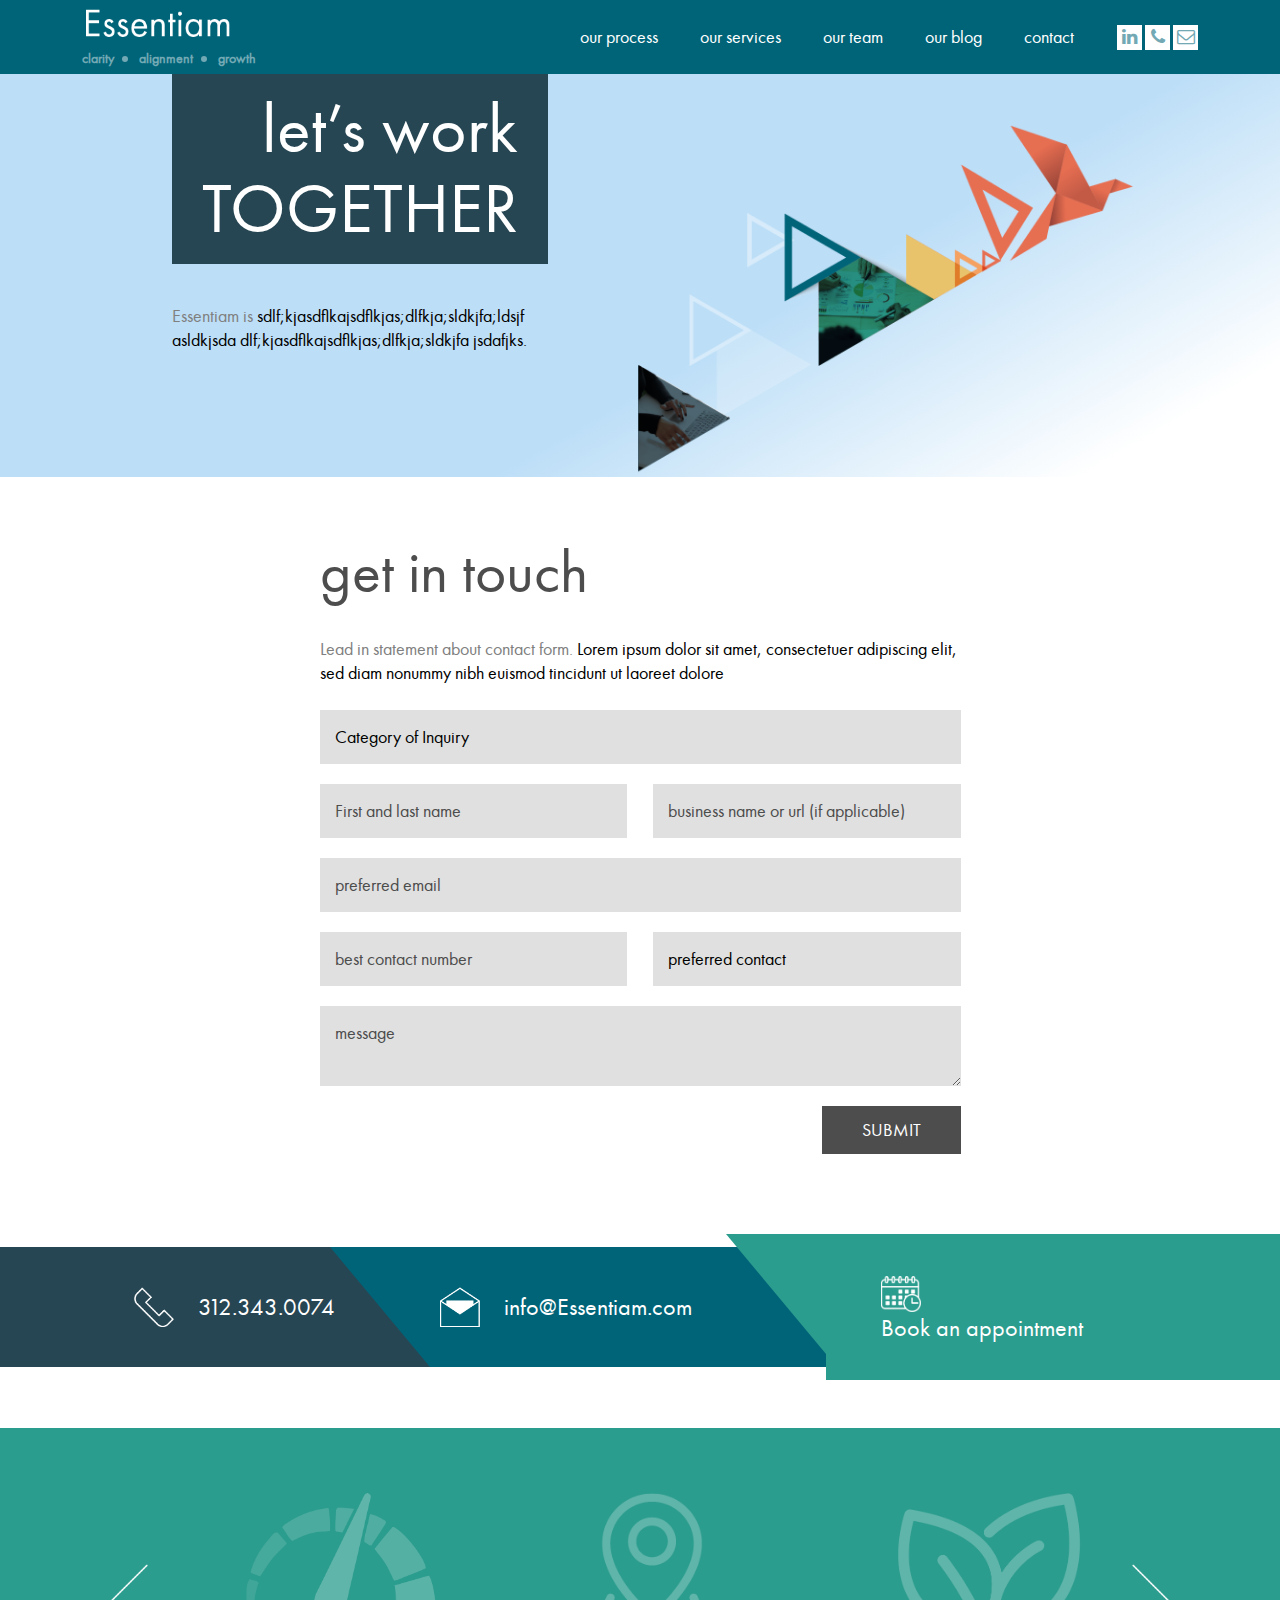
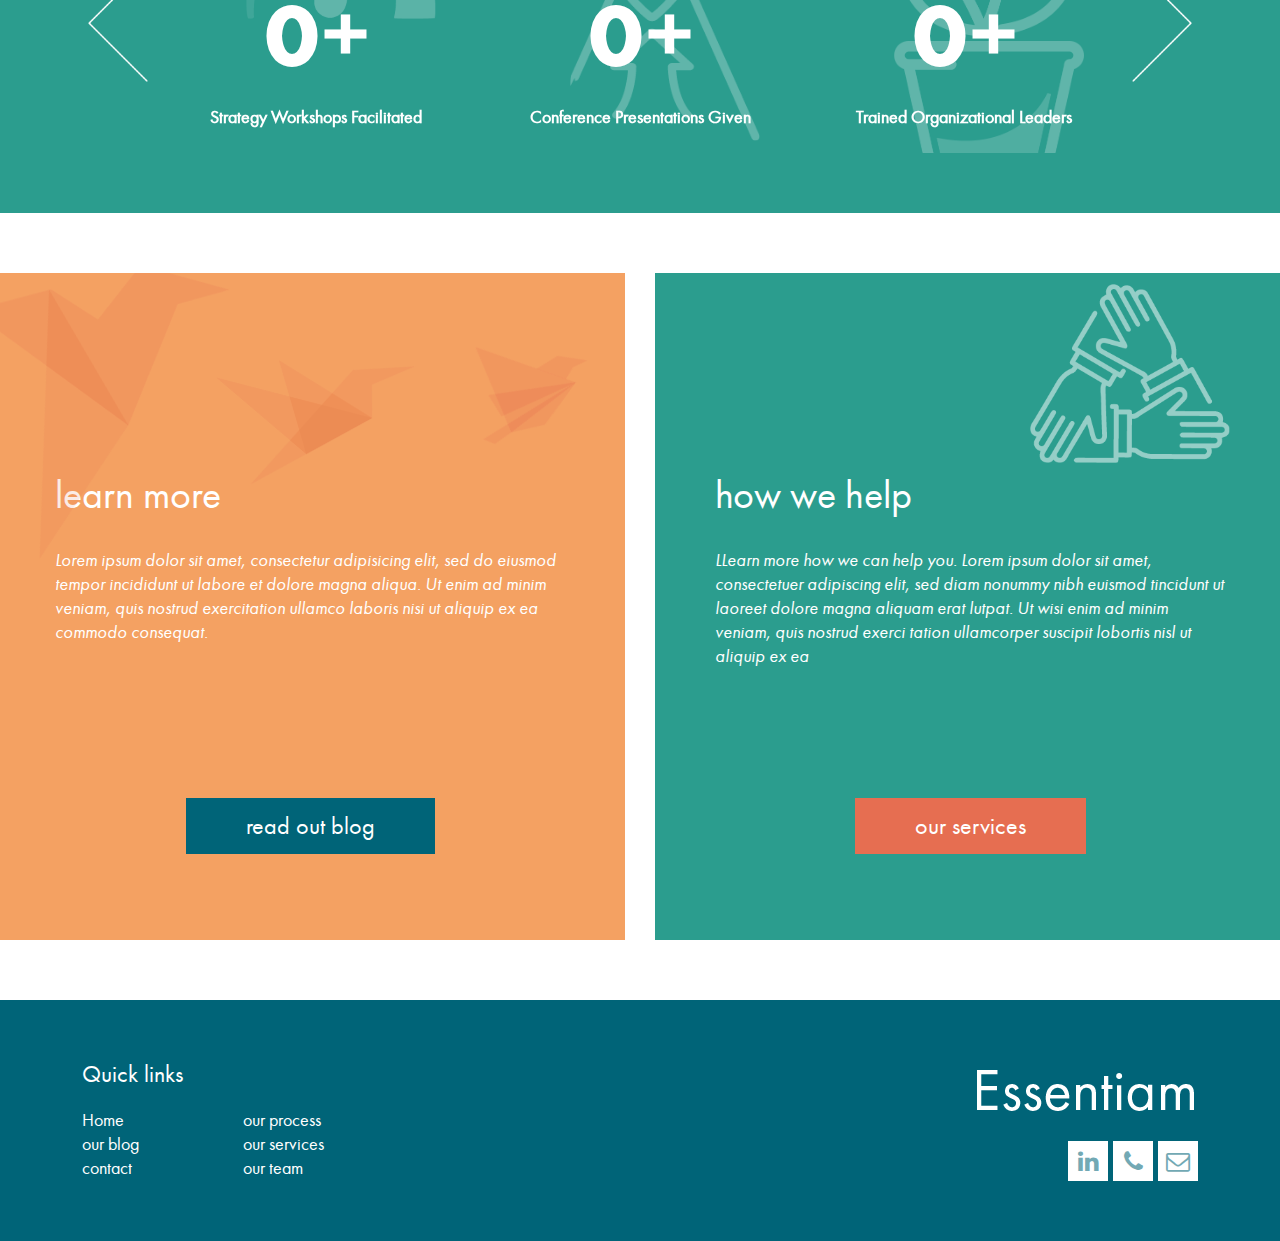
<file: contact.html>
<!DOCTYPE html>
<html>
<head>
	<meta charset="utf-8">
    <meta http-equiv="X-UA-Compatible" content="IE=edge">
    <meta name="viewport" content="width=device-width, initial-scale=1, user-scalable=0">
    <meta name="keywords" content="">
    <meta name="description" content="">
    <meta name="author" content="">
	<title>Essentiam</title>

	<link rel="shortcut icon" type="image/x-icon" href="images/fav.png">
	<link rel="stylesheet" type="text/css" href="css/font-awesome.min.css"> 
	<link rel="stylesheet" type="text/css" href="css/owl.carousel.min.css">  
	<link rel="stylesheet" type="text/css" href="css/slick.css">
	<link rel="stylesheet" type="text/css" href="css/animate.css">  
	<link rel="stylesheet" type="text/css" href="css/mmenu.css">
	<link rel="stylesheet" type="text/css" href="css/bootstrap.min.css">
	<link rel="stylesheet" type="text/css" href="css/swiper.min.css" />
	<link rel="stylesheet" type="text/css" href="css/style.css"> 
	<link rel="stylesheet" type="text/css" href="css/responsive.css">
</head>
<body>

	<!--responsive menu-->

	<div class="wrapper"> 
		<div class="menu">
			<a class="menubtn" href="index.html">
				<i class="fa fa-bars" aria-hidden="true"></i>
			</a>
		</div>
		<div class="menuholder">
			<div>
				<a class="cross" href="#"></a>
				<div class="menuholder-inner">
					<ul class="menulist mb-5">
						<li><a href="#">our process
						</a></li>
						
						<li><a href="#">our services</a></li>
						<li><a href="#">our team</a></li>
						<li><a href="#">our blog</a></li>
						<li><a href="#">contact</a></li>
					</ul>
				</div>
				
			</div>
		</div>
 
	</div>

	 
	<div class="main"> 
		<header class="site-header">
			<div class="container">
				<div class="headerHold">
					<a class="logo" href="index.html">
						<img src="images/logo-big.png" alt="" />
						<ul>
							<li>clarity</li>
							<li>alignment</li>
							<li>growth</li>
						</ul>
					</a>
					<div class="headerRight">
						<ul class="menulist2">
							<li><a href="our-process.html">our process </a></li>
							<li><a href="our-service.html">our services</a></li>
							
							<li><a href="team.html">our team</a></li>
							<li><a href="blog.html">our blog</a></li>
							<li><a href="contact.html">contact</a></li>
						</ul>
						<ul class="social">
							<li><a href="#"><i class="fa fa-linkedin" aria-hidden="true"></i></a></li>
							<li><a href="contact.html"><i class="fa fa-phone" aria-hidden="true"></i></a></li>
							<li><a href="#"><i class="fa fa-envelope-o" aria-hidden="true"></i></a></li>
						</ul>
					</div>
				</div>
			</div>
		</header>


		<div class="inner-banner inner-banner-three inner-ban-contact">
			<div class="container">
				<div class="inner-ban-wrapper">
					<div class="ban-left">
							<h2 class="bg-heading-blue">
									let’s work
									TOGETHER
							</h2>
							<p>
									Essentiam is <span>sdlf;kjasdflkajsdflkjas;dlfkja;sldkjfa;ldsjf
									asldkjsda dlf;kjasdflkajsdflkjas;dlfkja;sldkjfa jsdafjks.</span>
							</p>
					</div>
					<div class="ban-right">
						<div class="ban-main-image">
							<img src="images/cnt/cnt-ban.png" alt="" />
						</div>
						
						
					</div>
				</div>
			</div>
		</div>

		

		<section class="iner-get-touch-sec">
				<div class="container">
						<div class="row justify-content-center">
								<div class="col-lg-7">
										<div class="get-touch-inner">
												<div class="topheading">
														<h2 class="title">
																get in touch
														</h2>
														<p>
																Lead in statement about contact form. <span class="color_pink"> Lorem ipsum dolor sit amet, consectetuer
																adipiscing elit, sed diam nonummy nibh euismod tincidunt ut laoreet dolore</span>
														</p>
												</div>
												<div class="get_touch_form">
														<form>
																<div class="form-group form_group_has_shape">
																		<select>
																				<option>Category of Inquiry</option>
																				<option>Category of Inquiry</option>
																				<option>Category of Inquiry</option>
																		</select>
																</div>
																<div class="form-row">
																		<div class="form-group">
																				<input type="text" name="" placeholder="First and last name">
																		</div>
																		<div class="form-group">
																				<input type="text" name="" placeholder="business name or url (if applicable)">
																		</div>
																</div>
																<div class="form-group">
																		<input type="email" name="" placeholder="preferred email">
																</div>
																<div class="form-row">
																		<div class="form-group">
																				<input type="text" name="" placeholder="best contact number">
																		</div>
																		<div class="form-group form_group_has_shape">
																			<select>
																					<option>preferred contact</option>
																					<option>preferred contact</option>
																					<option>preferred contact</option>
																			</select>
																	</div>
																</div>
																<div class="form-group form_group_has_shape">
																		<textarea placeholder="message"></textarea>
																</div>
																<div class="form-group text-md-end">
																		<input type="submit" name="" value="SUBMIT">
																</div>
														</form>
												</div>
										</div>
								</div>
						</div>
				</div>
		</section>

		<section class="inner-cnt-info mb-5">
				<div class="cnt-left">
						<div class="cnt-inner-wrap">
								<span class="cnt-icon">
										<img src="images/cnt/phone.png" alt="" />
								</span>
								<a href="#">312.343.0074</a>
						</div>
				</div>
				<div class="cnt-middle">
						<div class="cnt-inner-wrap">
								<span class="cnt-icon">
										<img src="images/cnt/mail.png" alt="" />
								</span>
								<a href="#">info@Essentiam.com</a>
						</div>
				</div>
				<div class="cnt-right">
						<div class="cnt-inner-wrap">
								<span class="cnt-icon">
										<img src="images/cnt/book.png" alt="" />
								</span>
								<a href="#">Book an appointment</a>
						</div>
				</div>
		</section>

			<section class="counter_sec">
				<div class="container">
					<div id="counter" class="counterlist counter-slider">
						
					 
					  
					  

					  <div class="item">	
					   	<div class="counter-block">
					   		<span class="abs_img">
	  							<img src="images/services/cntr8.png">
	  						</span>
					    	<div class="counter-holder">
							    <span class="count percent" data-count="250">
							      0
							    </span>
							    <span>+</span>
						    </div>
						    <span class="counter-text">Strategy Workshops
							Facilitated
								</span>
					  	</div>
					  </div>	
					  <div class="item">	
					   	<div class="counter-block">
					   		<span class="abs_img">
	  							<img src="images/services/cntr9.png">
	  						</span>
					    	<div class="counter-holder">
							    <span class="count percent" data-count="25">
							      0
							    </span>
							    <span>+</span>
						    </div>
						    <span class="counter-text">Conference
									Presentations Given
								</span>
					  	</div>
					  </div>
					  <div class="item">	
					   	<div class="counter-block">
					   		<span class="abs_img">
	  							<img src="images/services/cntr7.png">
	  						</span>
					    	<div class="counter-holder">
							    <span class="count percent" data-count="700">
							      0
							    </span>
							    <span>+</span>
						    </div>
						    <span class="counter-text">Trained Organizational
									Leaders
								</span>
					  	</div>
					  </div>		
					  <div class="item"> 	
					    <div class="counter-block">
					    	<span class="abs_img">
	  							<img src="images/services/cntr2.png">
	  						</span>
					    	<div class="counter-holder">
							    <span class="count percent" data-count="100">
							      0
							    </span>
							    <span>'s</span>
						    </div>
						    <span class="counter-text">Research
									Interviews Conducted
								</span>
					  	</div>
					  </div>	
					   <div class="item">	
					   	<div class="counter-block">
					   		<span class="abs_img">
	  							<img src="images/services/cntr10.png">
	  						</span>
					    	<div class="counter-holder">
							    <span class="count percent" data-count="27">
							      0
							    </span>
							   
						    </div>
						    <span class="counter-text">New Products
								Launched
								</span>
					  	</div>
					  </div>
					  <div class="item">	
					   	<div class="counter-block">
					   		<span class="abs_img">
	  							<img src="images/services/cntr11.png">
	  						</span>
					    	<div class="counter-holder">
							    <span class="count percent" data-count="135">
							      0
							    </span>
							    
						    </div>
						    <span class="counter-text">Focus Groups
								Facilitated
								</span>
					  	</div>
					  </div>	
					  <div class="item">	
					   	<div class="counter-block">
					   		<span class="abs_img">
	  							<img src="images/services/cntr4.png">
	  						</span>
					    	<div class="counter-holder">
							    <span class="count percent" data-count="45">
							      0
							    </span>
							    
						    </div>
						    <span class="counter-text">Industries, Professions,
								Sectors Served
								</span>
					  	</div>
					  </div>
					   <div class="item">	
					   	<div class="counter-block">
					   		<span class="abs_img">
	  							<img src="images/services/cntr5.png">
	  						</span>
					    	<div class="counter-holder">
							    <span class="count percent" data-count="100">
							      0
							    </span>
							    <span>+</span>
						    </div>
						    <span class="counter-text">Futures
									Imagined
								</span>
					  	</div>
					  </div>
					   <div class="item">	
					   	<div class="counter-block">
					   		<span class="abs_img">
	  							<img src="images/services/cntr3.png">
	  						</span>
					    	<div class="counter-holder">
							    <span class="count percent" data-count="1">
							      0
							    </span>
							    <span>k+</span>
						    </div>
						    <span class="counter-text">Research Questions
										Answered
								</span>
					  	</div>
					  </div>
					 
					  

					</div>
				</div>
			</section>
		
		

		<section class="get_learn_sec">
			<div class="get_learn_left">
				<div class="abs_img abs1">
					<img src="images/bird4.png" alt="" />
				</div>
				<div class="abs_img abs2">
					<img src="images/bird3.png" alt="" />
				</div>
				<div class="abs_img abs3">
					<img src="images/bird2.png" alt="" />
				</div>
				<div class="get_learn_inner">
					<h2>learn more</h2>
					<p>
						Lorem ipsum dolor sit amet, consectetur adipisicing elit, sed do eiusmod
						tempor incididunt ut labore et dolore magna aliqua. Ut enim ad minim veniam,
						quis nostrud exercitation ullamco laboris nisi ut aliquip ex ea commodo
						consequat. 
					</p>
					<div class="btn-holder text-center">
						<a href="#" class="cmnbtn">read out blog</a>
					</div>
				</div>
			</div>
			<div class="get_learn_right how-help">
				<div class="abs_img">
					<img src="images/shape-hand.png" alt="" />
					
				</div>
				<div class="get_learn_inner">
					<h2>how we help</h2>
					<p>
						LLearn more how we can help you. Lorem ipsum dolor sit
				amet, consectetuer adipiscing elit, sed diam nonummy nibh
				euismod tincidunt ut laoreet dolore magna aliquam erat
				lutpat. Ut wisi enim ad minim veniam, quis nostrud exerci
				tation ullamcorper suscipit lobortis nisl ut aliquip ex ea
					</p>
					<div class="btn-holder text-center">
						<a href="#" class="cmnbtn btn-two">our services</a>
					</div>
				</div>
			</div>
		</section>



		<footer class="site-footer">
			<div class="container">
				<div class="footerHold">
					<div class="footerLeft">
						<h3>Quick links</h3>
						<ul>
							<li><a href="#">Home </a></li>
							<li><a href="#">our blog</a></li>
							<li><a href="#">contact</a></li>

							<li><a href="#">our process </a></li>
							<li><a href="#">our services</a></li>							
							<li><a href="#">our team</a></li>							
						</ul>
					</div>
					<div class="footerRight">
						<a class="ftrlogo" href="#">
							<img src="images/logo-big.png"  alt="" />
						</a>
						<ul class="social">
							<li><a href="#"><i class="fa fa-linkedin" aria-hidden="true"></i></a></li>
							<li><a href="#"><i class="fa fa-phone" aria-hidden="true"></i></a></li>
							<li><a href="#"><i class="fa fa-envelope-o" aria-hidden="true"></i></a></li>
						</ul>
					</div>	
				</div>
			</div>
		</footer> 
	</div>
		 
 
</body> 
<script type="text/javascript" src="js/library-1.js"></script> 
<!-- <script type="text/javascript" src="https://code.jquery.com/jquery-1.12.4.js"></script> -->
<script type="text/javascript" src="js/bootstrap.min.js"></script>  
<script type="text/javascript" src="js/mmenu.js"></script>
<script type="text/javascript" src="js/wow.min.js"></script>
<script type="text/javascript" src="js/owl.carousel.min.js"></script>  
<script type="text/javascript" src="js/slick.min.js"></script> 
<script type="text/javascript" src="js/swiper.min.js"></script>
<script type="text/javascript" src="js/custom.js"></script> 

<script type="text/javascript">
	var counted = 0;
      $(window).scroll(function() {

        var oTop = $('#counter').offset().top - window.innerHeight;
        if (counted == 0 && $(window).scrollTop() > oTop) {
          $('.count').each(function() {
            var $this = $(this),
              countTo = $this.attr('data-count');
            $({
              countNum: $this.text()
            }).animate({
                countNum: countTo
              },

              {

                duration: 2000,
                easing: 'swing',
                step: function() {
                  $this.text(Math.floor(this.countNum));
                },
                complete: function() {
                  $this.text(this.countNum);
                  //alert('finished');
                }

              });
          });
          counted = 1;
        }

      });
</script>
</html>
</file>
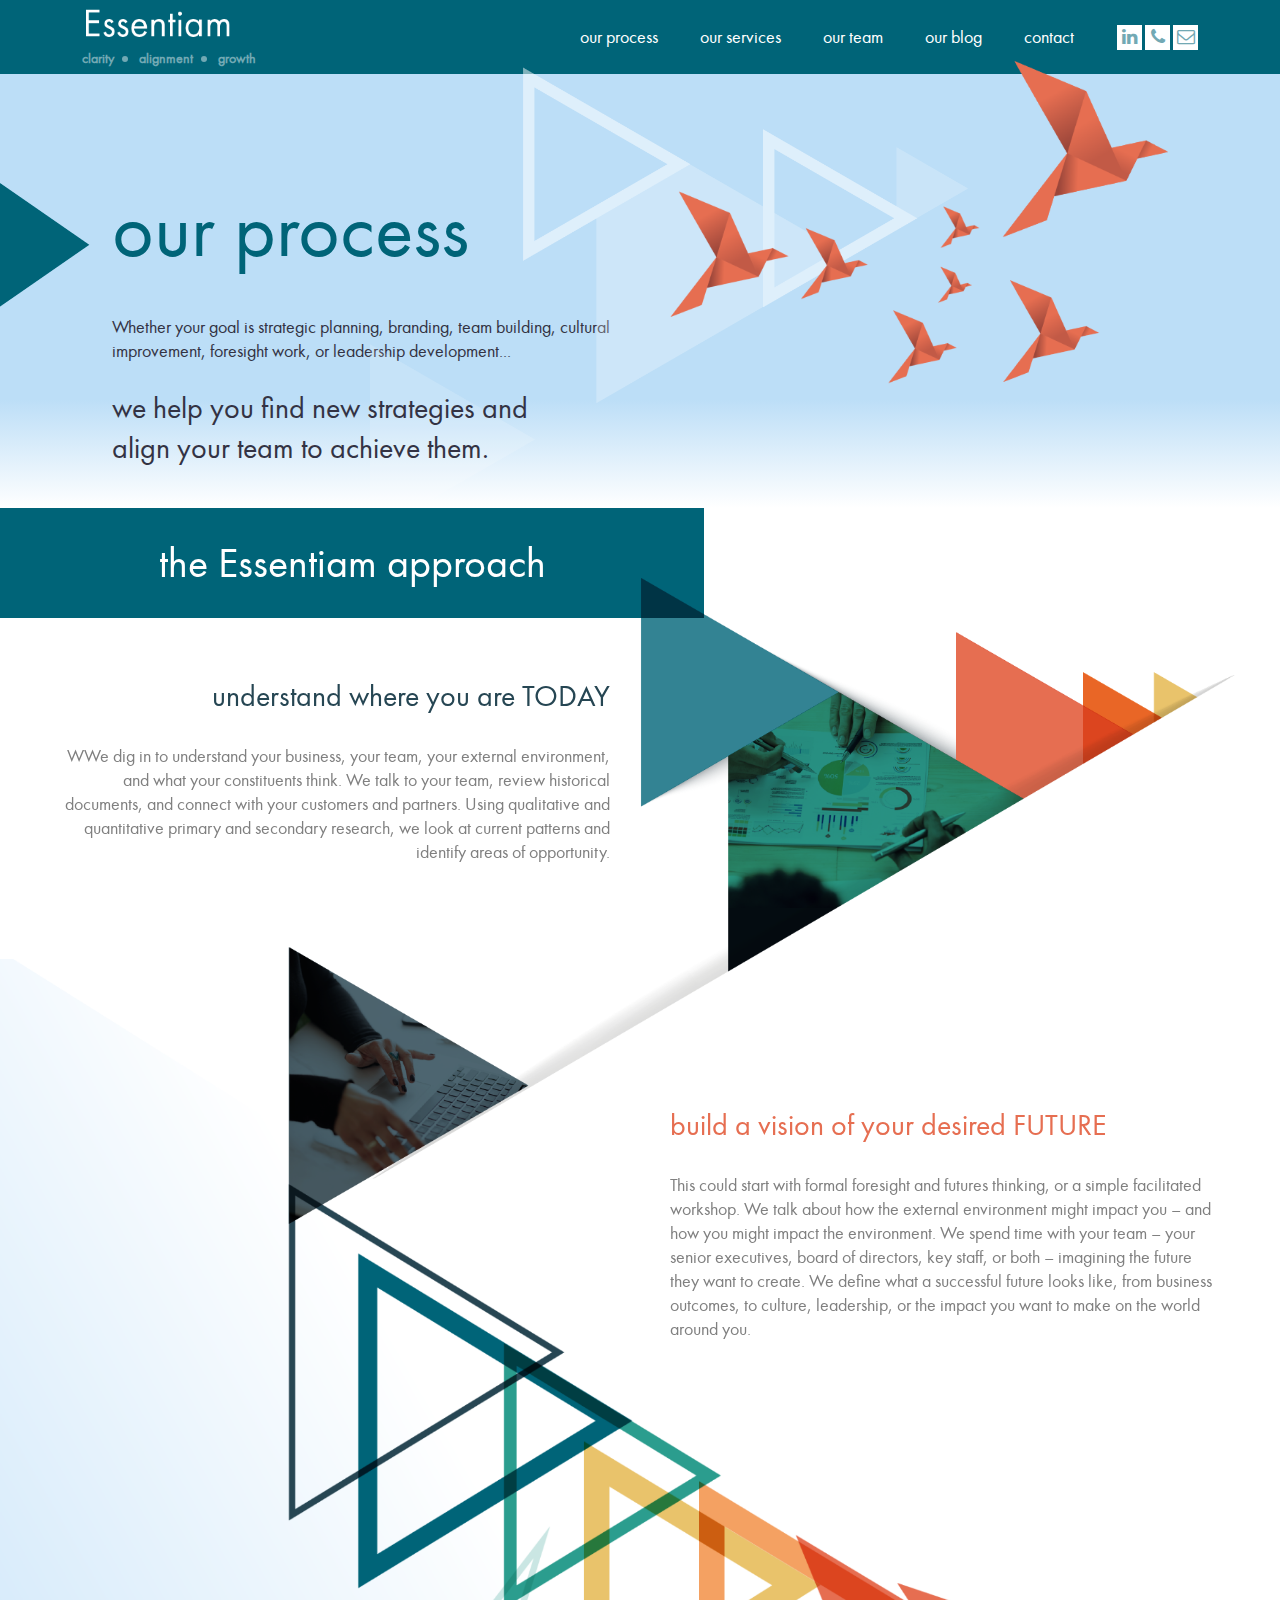
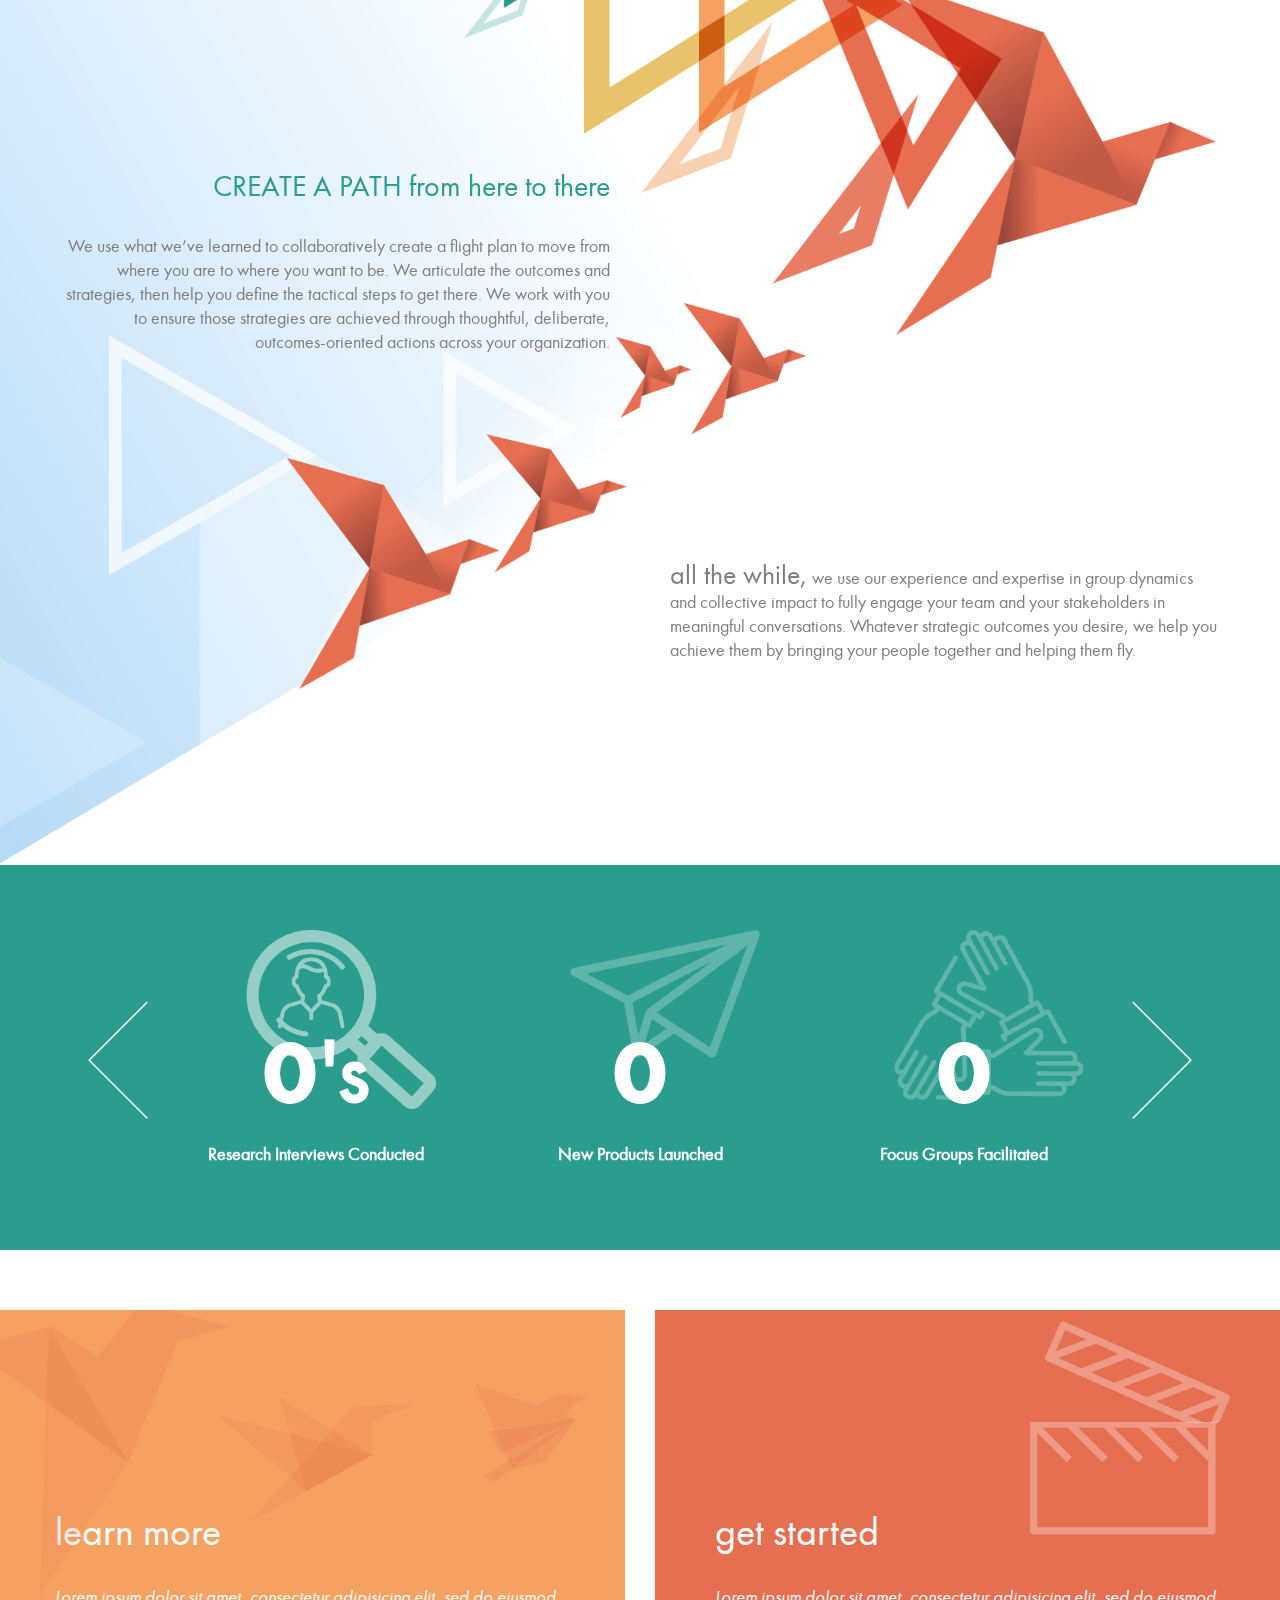
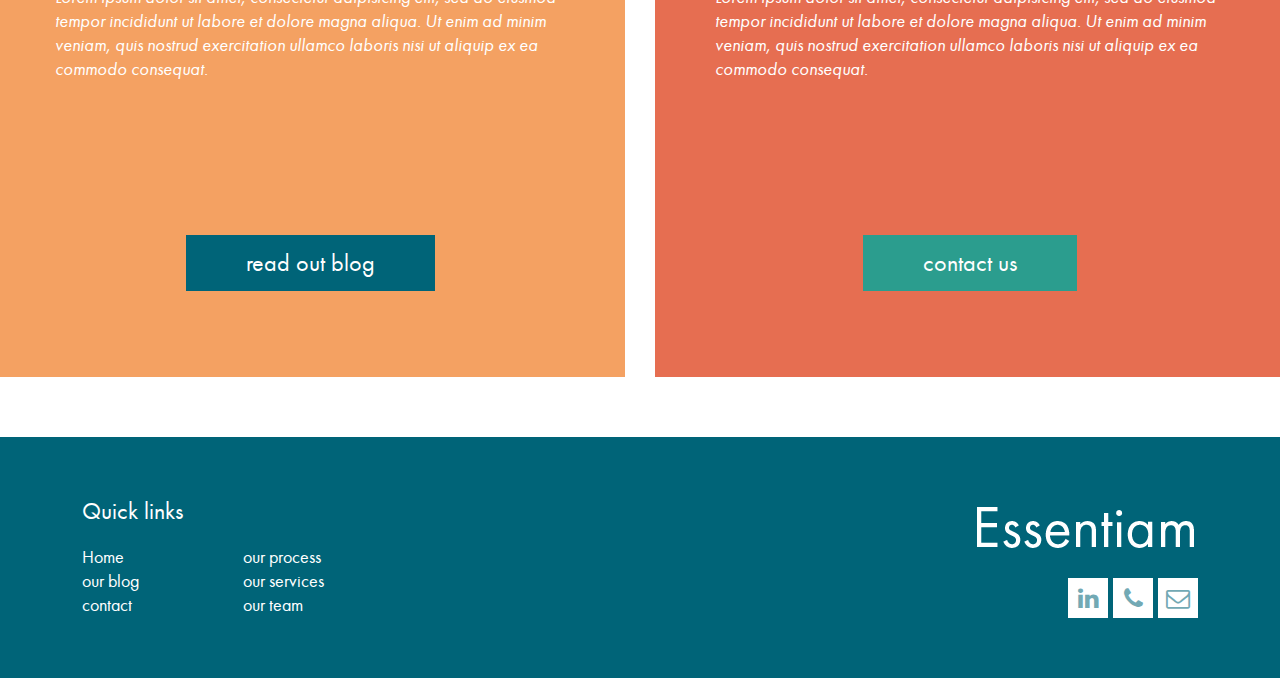
<file: our-process.html>
<!DOCTYPE html>
<html>
<head>
	<meta charset="utf-8">
    <meta http-equiv="X-UA-Compatible" content="IE=edge">
    <meta name="viewport" content="width=device-width, initial-scale=1, user-scalable=0">
    <meta name="keywords" content="">
    <meta name="description" content="">
    <meta name="author" content="">
	<title>Essentiam</title>

	<link rel="shortcut icon" type="image/x-icon" href="images/fav.png">
	<link rel="stylesheet" type="text/css" href="css/font-awesome.min.css"> 
	<link rel="stylesheet" type="text/css" href="css/owl.carousel.min.css">  
	<link rel="stylesheet" type="text/css" href="css/slick.css">
	<link rel="stylesheet" type="text/css" href="css/animate.css">  
	<link rel="stylesheet" type="text/css" href="css/mmenu.css">
	<link rel="stylesheet" type="text/css" href="css/bootstrap.min.css">
	<link rel="stylesheet" type="text/css" href="css/swiper.min.css" />
	<link rel="stylesheet" type="text/css" href="css/style.css"> 
	<link rel="stylesheet" type="text/css" href="css/responsive.css"> 
</head>
<body>

	<!--responsive menu-->

	<div class="wrapper"> 
		<div class="menu">
			<a class="menubtn" href="index.html">
				<i class="fa fa-bars" aria-hidden="true"></i>
			</a>
		</div>
		<div class="menuholder">
			<div>
				<a class="cross" href="#"></a>
				<div class="menuholder-inner">
					<ul class="menulist mb-5">
						<li><a href="#">our process
						</a></li>
						
						<li><a href="#">our services</a></li>
						<li><a href="#">our team</a></li>
						<li><a href="#">our blog</a></li>
						<li><a href="#">contact</a></li>
					</ul>
				</div>
				
			</div>
		</div>
 
	</div>

	 
	<div class="main"> 
		<header class="site-header">
			<div class="container">
				<div class="headerHold">
					<a class="logo" href="index.html">
						<img src="images/logo-big.png" alt="" />
						<ul>
							<li>clarity</li>
							<li>alignment</li>
							<li>growth</li>
						</ul>
					</a>
					<div class="headerRight">
						<ul class="menulist2">
							<li><a href="our-process.html">our process </a></li>
							<li><a href="our-service.html">our services</a></li>
							
							<li><a href="team.html">our team</a></li>
							<li><a href="blog.html">our blog</a></li>
							<li><a href="contact.html">contact</a></li>
						</ul>
						<ul class="social">
							<li><a href="#"><i class="fa fa-linkedin" aria-hidden="true"></i></a></li>
							<li><a href="contact.html"><i class="fa fa-phone" aria-hidden="true"></i></a></li>
							<li><a href="#"><i class="fa fa-envelope-o" aria-hidden="true"></i></a></li>
						</ul>
					</div>
				</div>
			</div>
		</header>


		<div class="inner-banner inner-banner-three inner-ban-process">
			<div class="container">
				<div class="inner-ban-wrapper">
					<div class="ban-left wow animated fadeInLeft" data-wow-duration="1.5s" data-wow-delay=".5s">
						
						<h2>our process</h2>
						<p>
							Whether your goal is strategic planning, branding, team building,
							cultural improvement, foresight work, or leadership development...
						</p>
						<h3>
							we help you find new strategies and
							<span class="">align your team to achieve them.</span>
						</h3>

					</div>
					<div class="ban-right wow animated fadeInRight" data-wow-duration="1.5s" data-wow-delay="1.5s" >
						<!-- <span class="abs_img abs_one">
							<img src="images/process/birds2.png" alt="" />
						</span>
						<span class="abs_img abs_two">
							<img src="images/birds6.png" alt="" />
						</span> -->
						<span class="abs_img abs_three">
							<img src="images/process/shapes1.png" alt="" />
						</span>
						
						<div class="ban-main-image ">
							<img src="images/process/birds3.png" alt="" />
						</div>

					</div>
				</div>
			</div>
		</div>

		<section class="inner-approach-sec animation-element">
			<div class="custom-container-fluid2">
				<h2 class="title">the Essentiam approach</h2>
				<div class="approach-holder position-relative">
						<div class="banner-image-wrapper">
								<img src="images/process/app-banner.png" alt="" />
						</div>
						<div class="abs_img abs_one ">
								<img src="images/process/approach-bg.png" alt="" />
						</div>
						
						<div class="approach-flex">
							<div class="approach-block">
								<h3>
									understand
									where you are TODAY
								</h3>
								<p>
									WWe dig in to understand your business, your team, your external
									environment, and what your constituents think. We talk to your team,
									review historical documents, and connect with your customers and
									partners. Using qualitative and quantitative primary and secondary
									research, we look at current patterns and identify areas of opportunity.
								</p>
							</div>
					
						
							<div class="approach-block">
								<h3>
									 build a vision of your
									desired FUTURE
								</h3>
								<p>
									This could start with formal foresight and futures thinking, or a simple facilitated workshop. We talk about how the external environment might impact you – and how you might impact the environment. We spend time with your team – your senior executives, board of directors, key staff, or both – imagining the future they want to create. We define what a successful future looks like, from business outcomes, to culture, leadership, or the impact you want to make on the world around you.
								</p>
							</div>
					
						
							<div class="approach-block">
								<h3>
									CREATE A PATH from here to there
								</h3>
								<p>
									We use what we’ve learned to collaboratively create a flight plan to move
									from where you are to where you want to be. We articulate the outcomes
									and strategies, then help you define the tactical steps to get there. We work
									with you to ensure those strategies are achieved through thoughtful,
									deliberate, outcomes-oriented actions across your organization.
								</p>
							</div>
					
							<div class="approach-block">
								<p>
									<span>all the while,</span> we use our experience and expertise in group
									dynamics and collective impact to fully engage your team and your
									stakeholders in meaningful conversations. Whatever strategic outcomes
									you desire, we help you achieve them by bringing your people together
									and helping them fly.
								</p>
							</div>
						</div>
				</div>
			</div>
		</section>


		<section class="counter_sec">
				<div class="container">
					<div id="counter" class="counterlist counter-slider">
						
					 
					  
					  

					  		
					  <div class="item"> 	
					    <div class="counter-block">
					    	<span class="abs_img">
	  							<img src="images/services/cntr2.png">
	  						</span>
					    	<div class="counter-holder">
							    <span class="count percent" data-count="100">
							      0
							    </span>
							    <span>'s</span>
						    </div>
						    <span class="counter-text">Research
									Interviews Conducted
								</span>
					  	</div>
					  </div>	
					   <div class="item">	
					   	<div class="counter-block">
					   		<span class="abs_img">
	  							<img src="images/services/cntr10.png">
	  						</span>
					    	<div class="counter-holder">
							    <span class="count percent" data-count="27">
							      0
							    </span>
							   
						    </div>
						    <span class="counter-text">New Products
								Launched
								</span>
					  	</div>
					  </div>
					  <div class="item">	
					   	<div class="counter-block">
					   		<span class="abs_img">
	  							<img src="images/services/cntr11.png">
	  						</span>
					    	<div class="counter-holder">
							    <span class="count percent" data-count="135">
							      0
							    </span>
							    
						    </div>
						    <span class="counter-text">Focus Groups
								Facilitated
								</span>
					  	</div>
					  </div>	
					  <div class="item">	
					   	<div class="counter-block">
					   		<span class="abs_img">
	  							<img src="images/services/cntr4.png">
	  						</span>
					    	<div class="counter-holder">
							    <span class="count percent" data-count="45">
							      0
							    </span>
							    
						    </div>
						    <span class="counter-text">Industries, Professions,
								Sectors Served
								</span>
					  	</div>
					  </div>
					   <div class="item">	
					   	<div class="counter-block">
					   		<span class="abs_img">
	  							<img src="images/services/cntr5.png">
	  						</span>
					    	<div class="counter-holder">
							    <span class="count percent" data-count="100">
							      0
							    </span>
							    <span>+</span>
						    </div>
						    <span class="counter-text">Futures
									Imagined
								</span>
					  	</div>
					  </div>
					   <div class="item">	
					   	<div class="counter-block">
					   		<span class="abs_img">
	  							<img src="images/services/cntr3.png">
	  						</span>
					    	<div class="counter-holder">
							    <span class="count percent" data-count="1">
							      0
							    </span>
							    <span>k+</span>
						    </div>
						    <span class="counter-text">Research Questions
										Answered
								</span>
					  	</div>
					  </div>
					 <div class="item">	
					   	<div class="counter-block">
					   		<span class="abs_img">
	  							<img src="images/services/cntr8.png">
	  						</span>
					    	<div class="counter-holder">
							    <span class="count percent" data-count="250">
							      0
							    </span>
							    <span>+</span>
						    </div>
						    <span class="counter-text">Strategy Workshops
							Facilitated
								</span>
					  	</div>
					  </div>	
					  <div class="item">	
					   	<div class="counter-block">
					   		<span class="abs_img">
	  							<img src="images/services/cntr9.png">
	  						</span>
					    	<div class="counter-holder">
							    <span class="count percent" data-count="25">
							      0
							    </span>
							    <span>+</span>
						    </div>
						    <span class="counter-text">Conference
									Presentations Given
								</span>
					  	</div>
					  </div>
					  <div class="item">	
					   	<div class="counter-block">
					   		<span class="abs_img">
	  							<img src="images/services/cntr7.png">
	  						</span>
					    	<div class="counter-holder">
							    <span class="count percent" data-count="700">
							      0
							    </span>
							    <span>+</span>
						    </div>
						    <span class="counter-text">Trained Organizational
									Leaders
								</span>
					  	</div>
					  </div>
					  

					</div>
				</div>
			</section>
		

		<section class="get_learn_sec">
			<div class="get_learn_left">
				<div class="abs_img abs1">
					<img src="images/bird4.png" alt="" />
				</div>
				<div class="abs_img abs2">
					<img src="images/bird3.png" alt="" />
				</div>
				<div class="abs_img abs3">
					<img src="images/bird2.png" alt="" />
				</div>
				<div class="get_learn_inner">
					<h2>learn more</h2>
					<p>
						Lorem ipsum dolor sit amet, consectetur adipisicing elit, sed do eiusmod
						tempor incididunt ut labore et dolore magna aliqua. Ut enim ad minim veniam,
						quis nostrud exercitation ullamco laboris nisi ut aliquip ex ea commodo
						consequat. 
					</p>
					<div class="btn-holder text-center">
						<a href="#" class="cmnbtn">read out blog</a>
					</div>
				</div>
			</div>
			<div class="get_learn_right">
				<div class="abs_img">
					<img src="images/shape-card-flip.png" alt="" />
					<img src="images/shape-card-box.png" alt="" />
				</div>
				<div class="get_learn_inner">
					<h2>get started</h2>
					<p>
						Lorem ipsum dolor sit amet, consectetur adipisicing elit, sed do eiusmod
						tempor incididunt ut labore et dolore magna aliqua. Ut enim ad minim veniam,
						quis nostrud exercitation ullamco laboris nisi ut aliquip ex ea commodo
						consequat.
					</p>
					<div class="btn-holder text-center">
						<a href="#" class="cmnbtn btn-two">contact us</a>
					</div>
				</div>
			</div>
		</section>



		<footer class="site-footer">
			<div class="container">
				<div class="footerHold">
					<div class="footerLeft">
						<h3>Quick links</h3>
						<ul>
							<li><a href="#">Home </a></li>
							<li><a href="#">our blog</a></li>
							<li><a href="#">contact</a></li>

							<li><a href="#">our process </a></li>
							<li><a href="#">our services</a></li>							
							<li><a href="#">our team</a></li>							
						</ul>
					</div>
					<div class="footerRight">
						<a class="ftrlogo" href="#">
							<img src="images/logo-big.png"  alt="" />
						</a>
						<ul class="social">
							<li><a href="#"><i class="fa fa-linkedin" aria-hidden="true"></i></a></li>
							<li><a href="#"><i class="fa fa-phone" aria-hidden="true"></i></a></li>
							<li><a href="#"><i class="fa fa-envelope-o" aria-hidden="true"></i></a></li>
						</ul>
					</div>	
				</div>
			</div>
		</footer> 
	</div>
		 
 
</body> 
<script type="text/javascript" src="js/library-1.js"></script> 
<!-- <script type="text/javascript" src="https://code.jquery.com/jquery-1.12.4.js"></script> -->
<script type="text/javascript" src="js/bootstrap.min.js"></script>  
<script type="text/javascript" src="js/mmenu.js"></script>
<script type="text/javascript" src="js/wow.min.js"></script>
<script type="text/javascript" src="js/owl.carousel.min.js"></script>  
<script type="text/javascript" src="js/slick.min.js"></script> 
<script type="text/javascript" src="js/swiper.min.js"></script>
<script type="text/javascript" src="js/custom.js"></script> 

<script type="text/javascript">
	var counted = 0;
      $(window).scroll(function() {

        var oTop = $('#counter').offset().top - window.innerHeight;
        if (counted == 0 && $(window).scrollTop() > oTop) {
          $('.count').each(function() {
            var $this = $(this),
              countTo = $this.attr('data-count');
            $({
              countNum: $this.text()
            }).animate({
                countNum: countTo
              },

              {

                duration: 2000,
                easing: 'swing',
                step: function() {
                  $this.text(Math.floor(this.countNum));
                },
                complete: function() {
                  $this.text(this.countNum);
                  //alert('finished');
                }

              });
          });
          counted = 1;
        }

      });
</script>
</html>
</file>
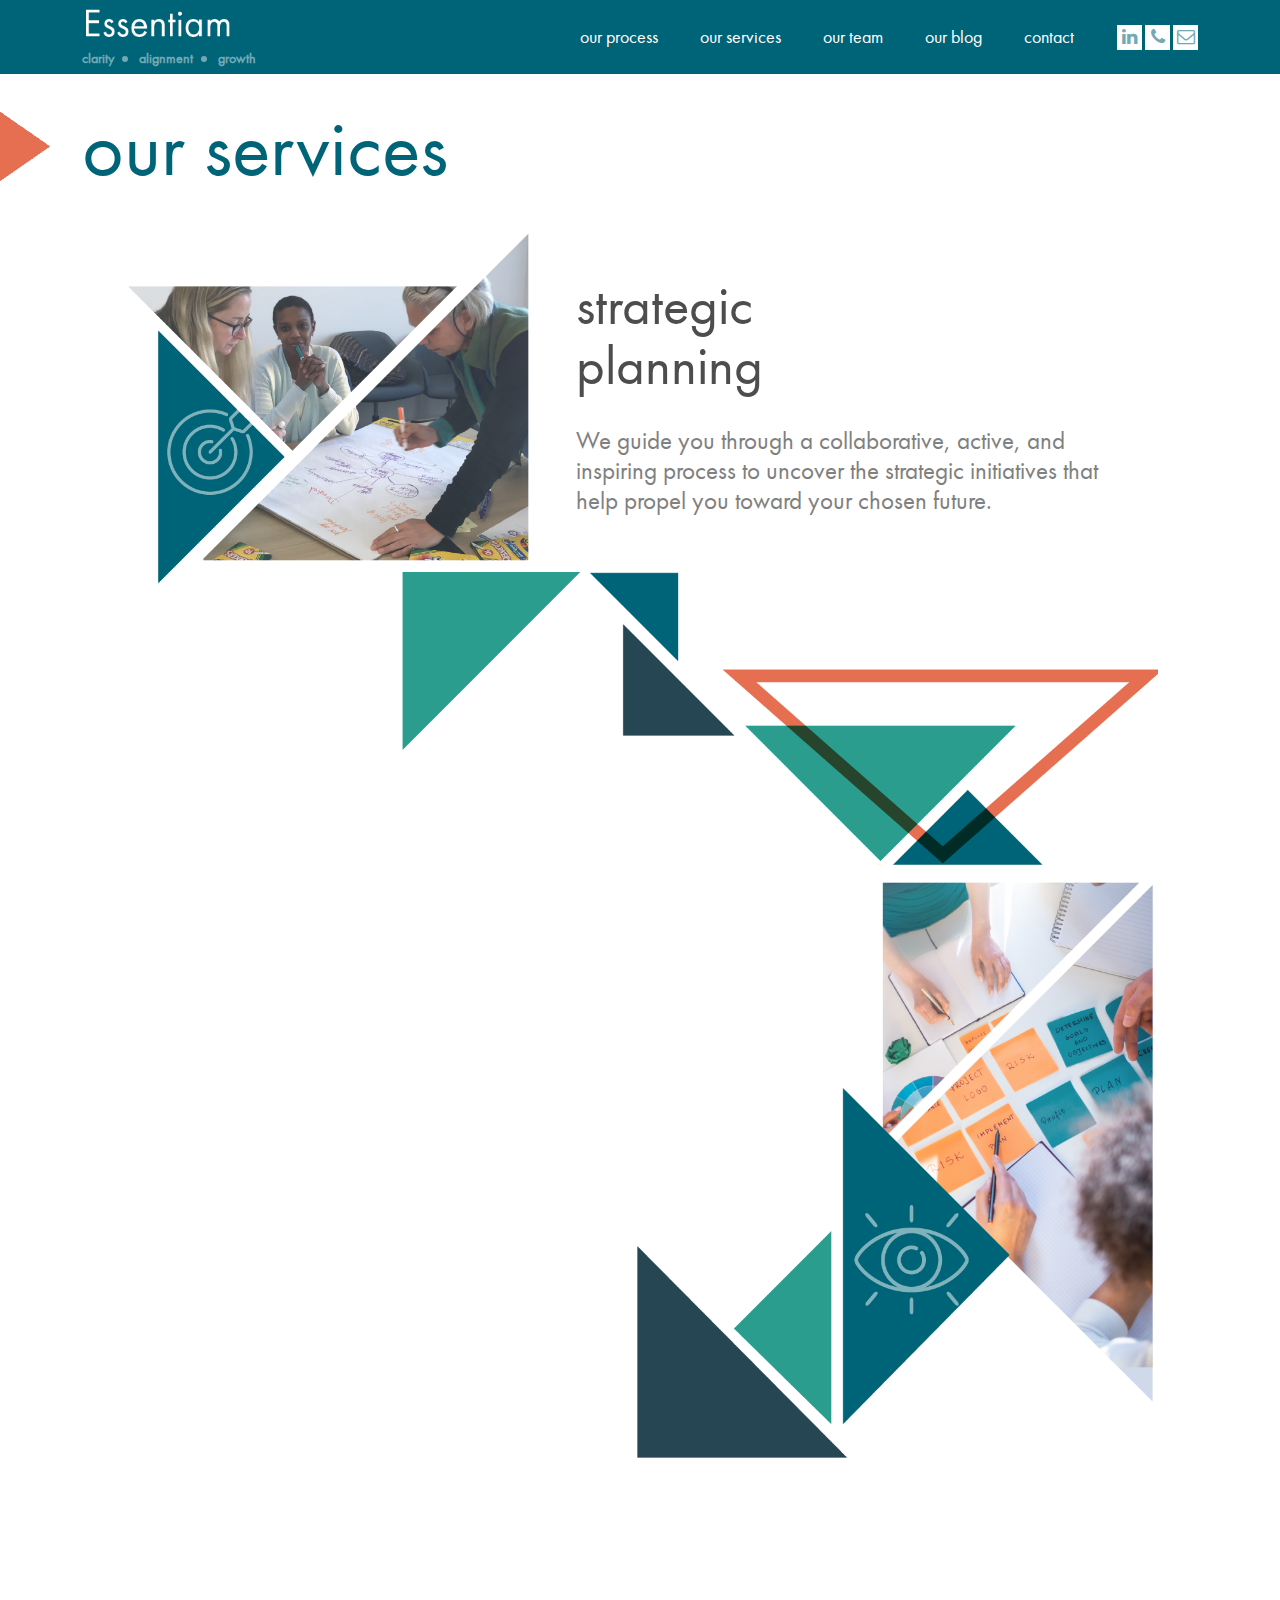
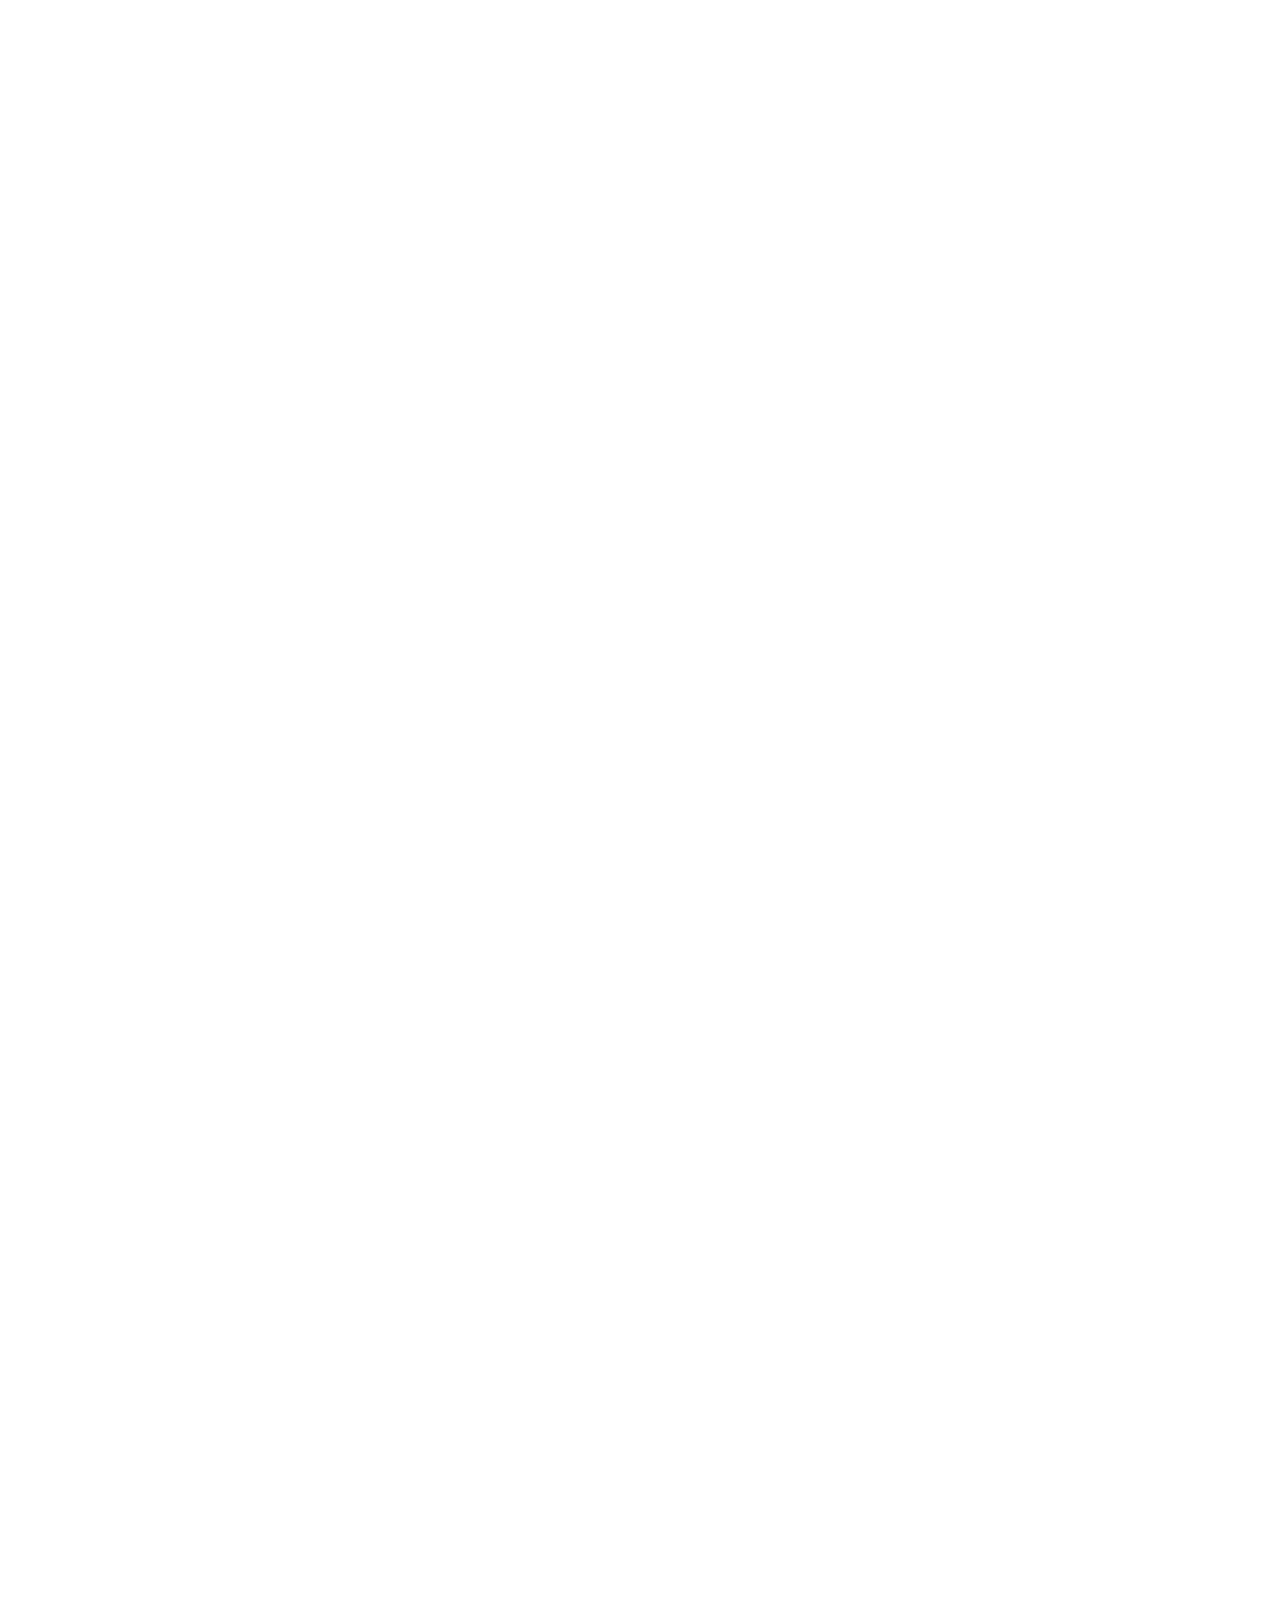
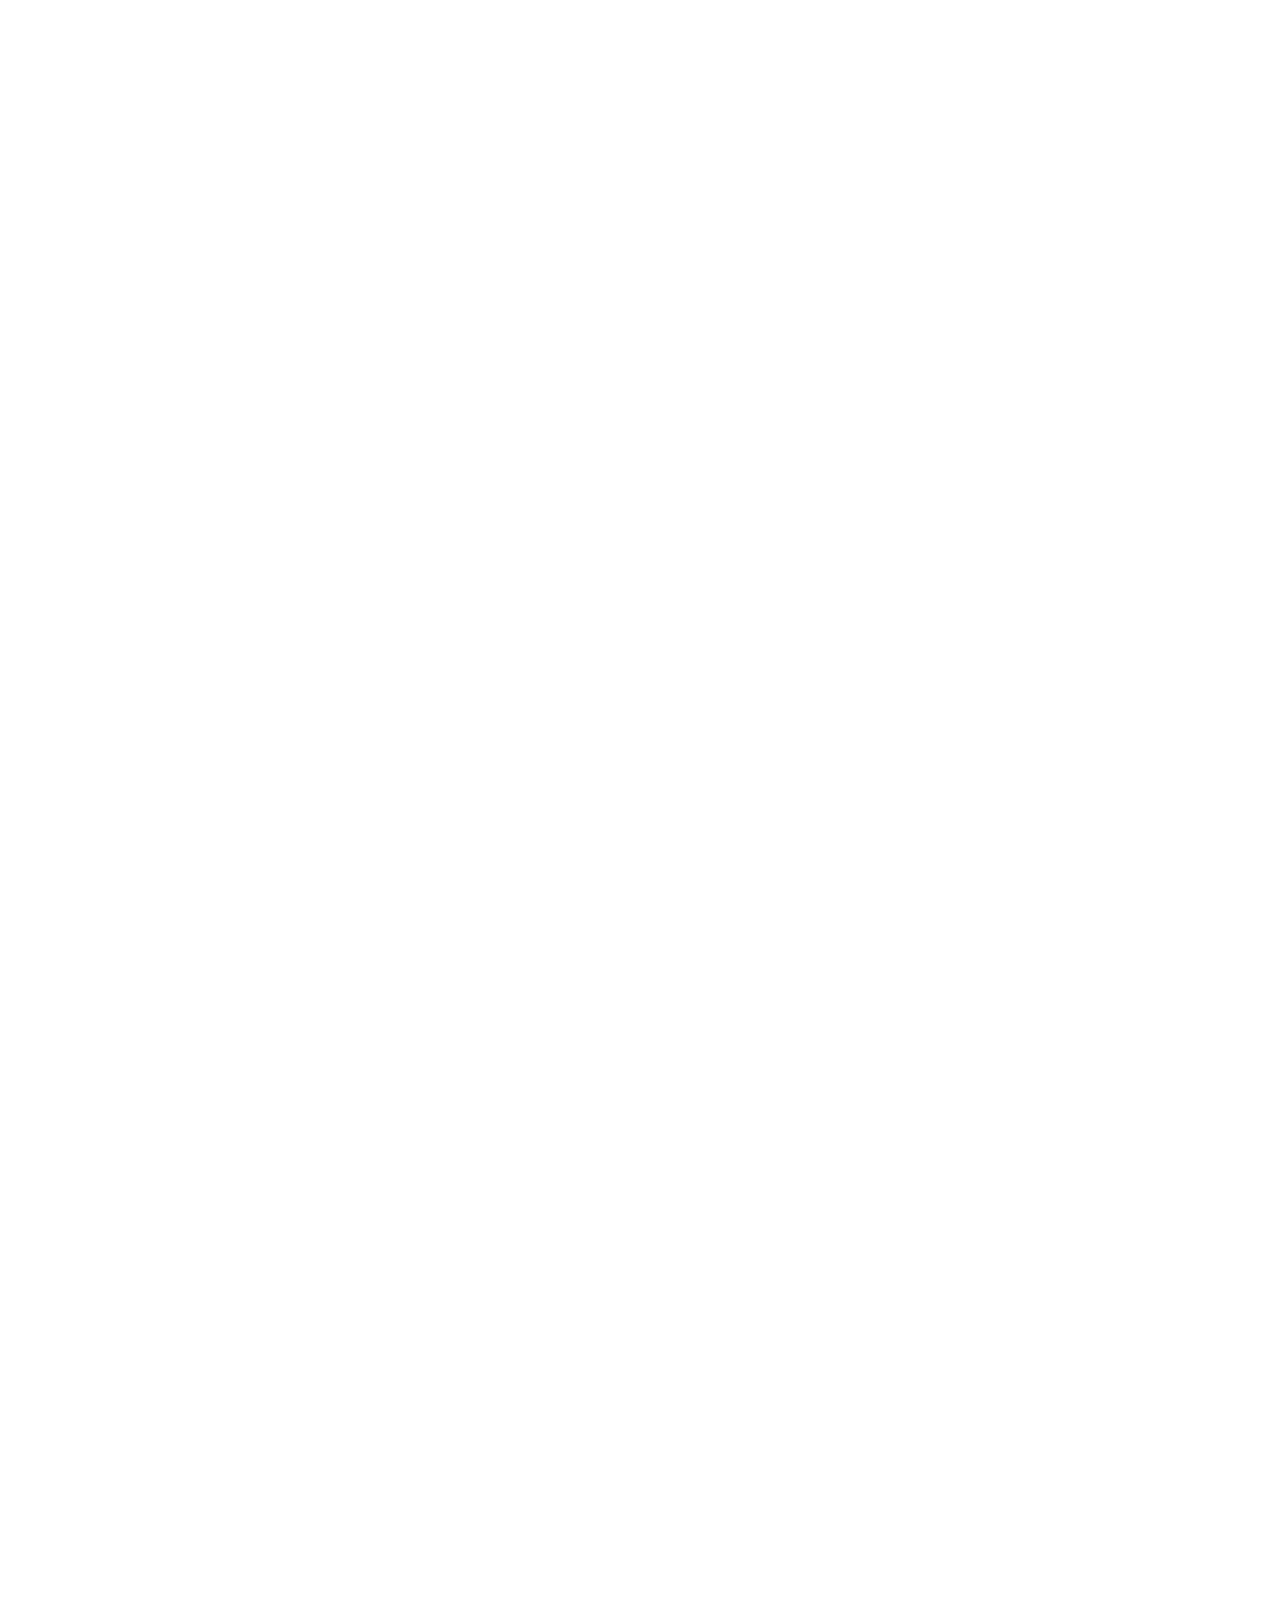
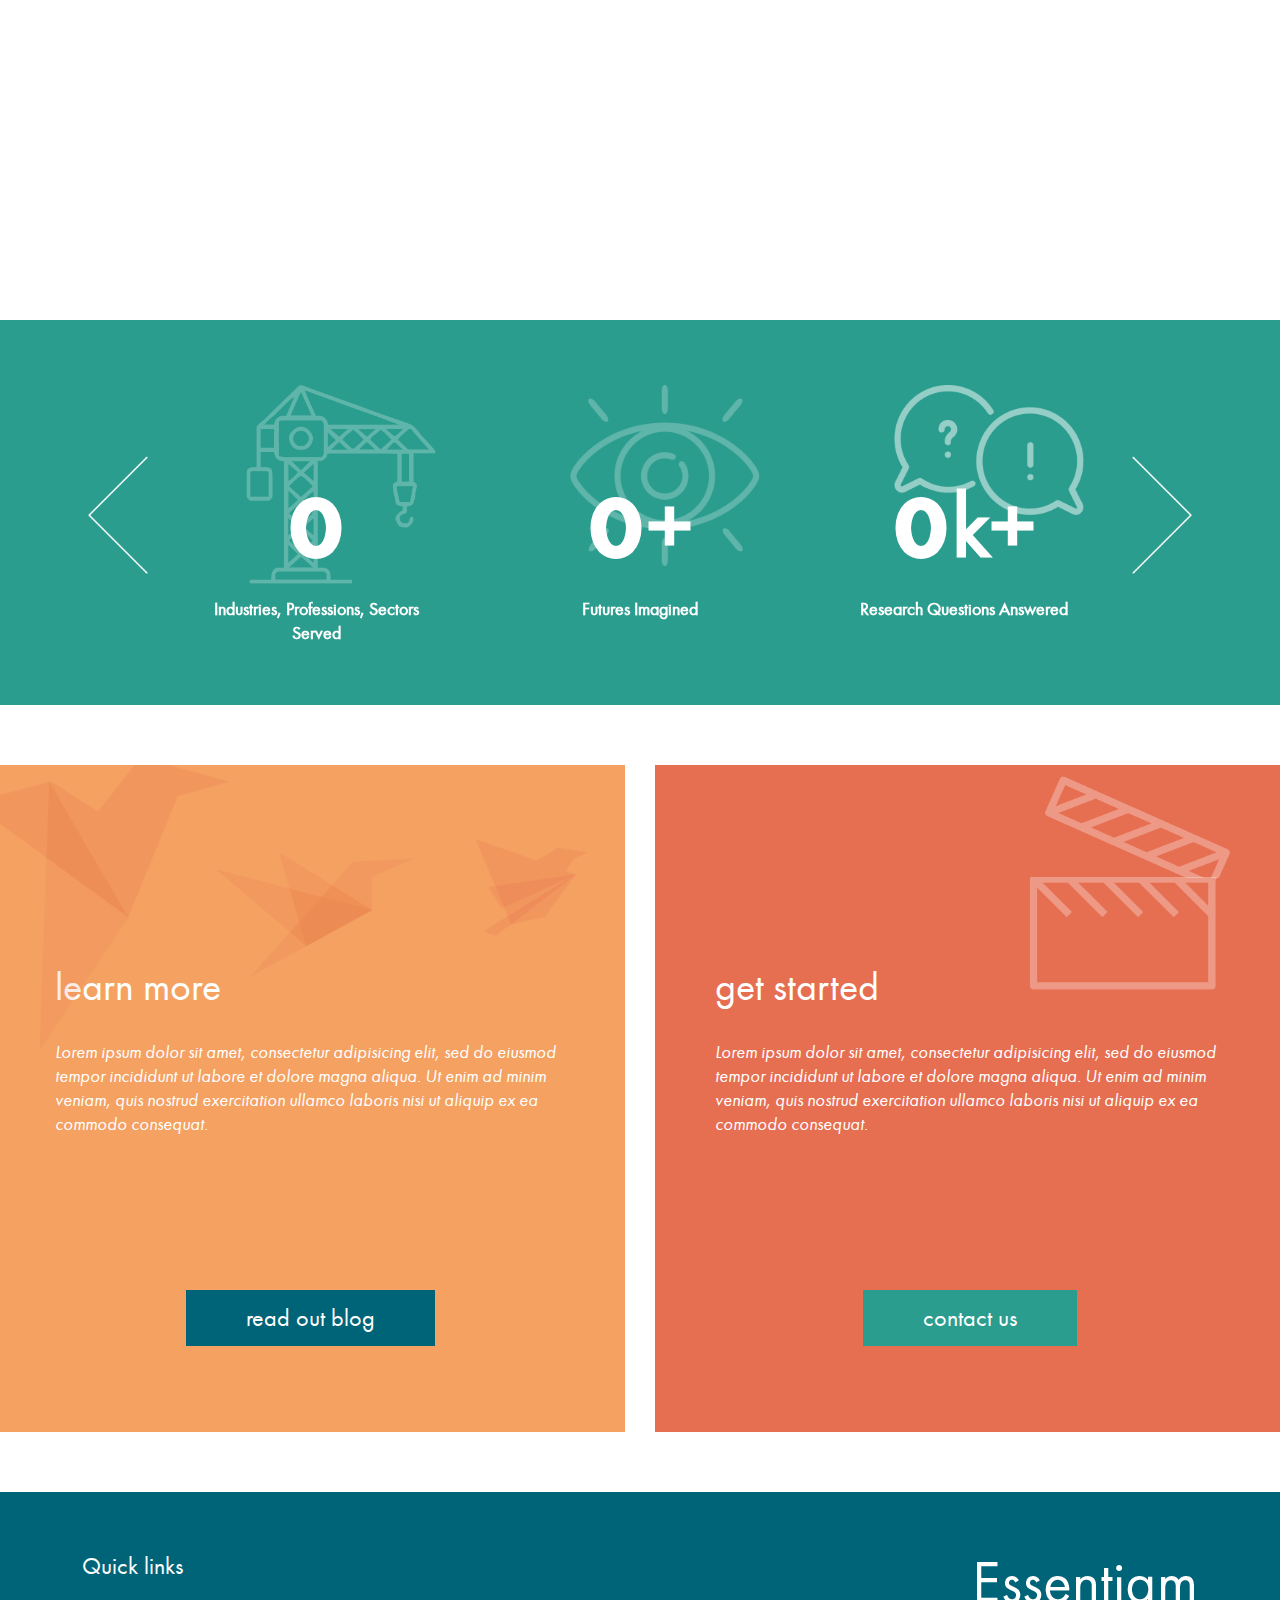
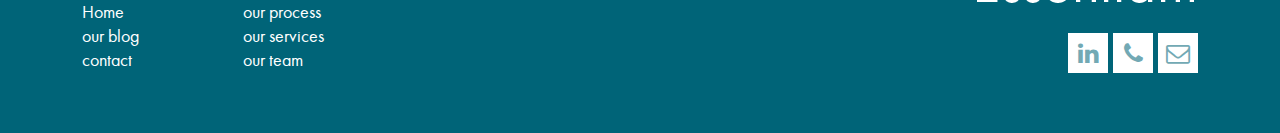
<file: our-service.html>
<!DOCTYPE html>
<html>
<head>
	<meta charset="utf-8">
    <meta http-equiv="X-UA-Compatible" content="IE=edge">
    <meta name="viewport" content="width=device-width, initial-scale=1, user-scalable=0">
    <meta name="keywords" content="">
    <meta name="description" content="">
    <meta name="author" content="">
	<title>Essentiam</title>

	<link rel="shortcut icon" type="image/x-icon" href="images/fav.png">
	<link rel="stylesheet" type="text/css" href="css/font-awesome.min.css"> 
	<link rel="stylesheet" type="text/css" href="css/owl.carousel.min.css">  
	<link rel="stylesheet" type="text/css" href="css/slick.css">
	<link rel="stylesheet" type="text/css" href="css/animate.css">  
	<link rel="stylesheet" type="text/css" href="css/mmenu.css">
	<link rel="stylesheet" type="text/css" href="css/bootstrap.min.css">
	<link rel="stylesheet" type="text/css" href="css/style.css"> 
	<link rel="stylesheet" type="text/css" href="css/responsive.css">
</head>
<body>

	<!--responsive menu-->

	<div class="wrapper"> 
		<div class="menu">
			<a class="menubtn" href="index.html">
				<i class="fa fa-bars" aria-hidden="true"></i>
			</a>
		</div>
		<div class="menuholder">
			<div>
				<a class="cross" href="#"></a>
				<div class="menuholder-inner">
					<ul class="menulist mb-5">
						<li><a href="#">our process
						</a></li>
						
						<li><a href="#">our services</a></li>
						<li><a href="#">our team</a></li>
						<li><a href="#">our blog</a></li>
						<li><a href="#">contact</a></li>
					</ul>
				</div>
				
			</div>
		</div>
 
	</div>

	 
	<div class="main"> 
		<header class="site-header">
			<div class="container">
				<div class="headerHold">
					<a class="logo" href="index.html">
						<img src="images/logo-big.png" alt="" />
						<ul>
							<li>clarity</li>
							<li>alignment</li>
							<li>growth</li>
						</ul>
					</a>
					<div class="headerRight">
						<ul class="menulist2">
							<li><a href="our-process.html">our process </a></li>
							<li><a href="our-service.html">our services</a></li>
							
							<li><a href="team.html">our team</a></li>
							<li><a href="blog.html">our blog</a></li>
							<li><a href="contact.html">contact</a></li>
						</ul>
						<ul class="social">
							<li><a href="#"><i class="fa fa-linkedin" aria-hidden="true"></i></a></li>
							<li><a href="contact.html"><i class="fa fa-phone" aria-hidden="true"></i></a></li>
							<li><a href="#"><i class="fa fa-envelope-o" aria-hidden="true"></i></a></li>
						</ul>
					</div>
				</div>
			</div>
		</header>

		
				
		
				
		

		<section class="inner-banner inner-banner-service">
				
			<div class="container">
				<h2>our services</h2>
			</div>
		</section>		


		
		<section class="inner-service-sec">
			<ul class="service-menulist">
					<li>
							<a href="#strategic" class="active"><span>strategic planning</span></a>
					</li>
					<li>
							<a href="#foresight"><span>foresight & futures workshops</span></a>
					</li>
					<li>
							<a href="#market"><span>market research & analysis</span></a>
					</li>
					<li>
							<a href="#teams"><span>team building</span></a>
					</li>
					<li>
							<a href="#product"><span>product and service strategy</span></a>
					</li>
					<li>
							<a href="#retreat"><span>retreat planning</span></a>
					</li>
					<li>
							<a href="#guest"><span>guest speaking</span></a>
					</li>
			</ul>
			<div class="container">
				<div class="inner-service-wrapper">
					<div class="service-single animation-element" id="strategic">
						<div class="service-flex">
							<div class="service-image wow animated fadeInUp" data-wow-duration="1.5s" data-wow-delay=".5s">
								<img src="images/services/strategic.png" alt="" />
							</div>
							<div class="service-content wow animated fadeInDown" data-wow-duration="1.5s" data-wow-delay=".7s">
								<h2 class="title">
									
									strategic <br>planning
								</h2>
								<p>
									We guide you through a collaborative, active, and inspiring
									process to uncover the strategic initiatives that help propel
									you toward your chosen future.
								</p>
							</div>
						</div>
					</div>
					<div class="service-single animation-element" id="foresight">
						<div class="service-flex">
							<div class="service-image wow animated fadeInUp" data-wow-duration="1.5s" data-wow-delay=".5s">
								<img src="images/services/foresight.png" alt="" />
							</div>
							<div class="service-content wow animated fadeInDown" data-wow-duration="1.5s" data-wow-delay=".7s">
								<h2 class="title">
									foresight & futures
									workshops
								</h2>
								<p>
									Our unique approach helps you see beyond your current
									horizons and provides clear perspectives on the drivers of
									change that are likely to shift the way you work (and maybe
									even the work you do). These workshops coalesce your
									team’s energy to imagine the future you want to create.
								</p>
							</div>
						</div>
					</div>
					<div class="service-single animation-element" id="market">
						<div class="service-flex">
							<div class="service-image wow animated fadeInUp" data-wow-duration="1.5s" data-wow-delay=".5s">
								<img src="images/services/market.png" alt="" />
								
							</div>
							<div class="service-content wow animated fadeInDown" data-wow-duration="1.5s" data-wow-delay=".7s">
								<h2 class="title">
									market research
									& analysis
								</h2>
								<p>
									Engaging your community through
									qualitative and quantitative research
									to gain insights that help you achieve
									better outcomes.
								</p>
							</div>
						</div>
						
					</div>
					<div class="service-single animation-element" id="teams">
						
						<div class="service-flex">
							<div class="service-image wow animated fadeInDown" data-wow-duration="1.5s" data-wow-delay=".5s">
								<img src="images/services/team.png" alt="" />
								
							</div>
							<div class="service-content wow animated fadeInDown" data-wow-duration="1.5s" data-wow-delay=".7s">
								<h2 class="title">
									team building
								</h2>
								<p>
									We inspire and enable your most important assets –
									your people – to work more effectively and efficiently
									together. Our custom-designed and facilitated
									team-building activities help them find common ground,
									while we appreciate and include differences and unite
									all for the journey forward.
								</p>
							</div>
						</div>
						
					</div>
					<div class="service-single animation-element" id="product">
						<!-- <span class="abs_img abs_one">
							<img src="images/services/s-shape6.png" alt="" />
						</span> -->
						<!-- <span class="abs_img abs_two">
							<img src="images/services/s-shape5.png" alt="" />
						</span> -->
						<div class="service-flex">
							<div class="service-image wow animated fadeInUp" data-wow-duration="1.5s" data-wow-delay=".5s">
								<img src="images/services/products.png" alt="" />
								
							</div>
							<div class="service-content wow animated fadeInDown" data-wow-duration="1.5s" data-wow-delay=".7s">
								<h2 class="title">
									product and
									service strategy
								</h2>
								<p>
									Our all-inclusive (win-win) approach
									enables us to create road maps and
									discover new opportunities that ensure
									you are always meeting the needs of
									your marketplace and your clients, and
									generating appropriate returns on your
									investments.
								</p>
							</div>
						</div>
						
					</div>
					<div class="service-single animation-element" id="retreat">
						<!-- <span class="abs_img abs_one">
							<img src="images/services/s-shape6.png" alt="" />
						</span>
						<span class="abs_img abs_two">
							<img src="images/services/s-shape5.png" alt="" />
						</span> -->
						<div class="service-flex">
							<div class="service-image wow animated fadeInUp" data-wow-duration="1.5s" data-wow-delay=".5s">
								<img src="images/services/retreat.png" alt="" />
								
							</div>
							<div class="service-content wow animated fadeInDown" data-wow-duration="1.5s" data-wow-delay=".7s">
								<h2 class="title">
									retreat planning
								</h2>
								<p>
									We create retreats with customdesigned
									agendas and skilled
									facilitation that keep the focus on
									your people while managing your
									business outcomes. This balance
									ensures that the time you spend
									together away from the office is as
									productive as it can be.
								</p>
							</div>
						</div>
						
					</div>
					<div class="service-single animation-element" id="guest">
						<!-- <span class="abs_img abs_one">
							<img src="images/services/s-shape6.png" alt="" />
						</span>
						<span class="abs_img abs_two">
							<img src="images/services/s-shape5.png" alt="" />
						</span> -->
						<div class="service-flex">
							<div class="service-image wow animated fadeInUp" data-wow-duration="1.5s" data-wow-delay=".5s">
								<img src="images/services/guest.png" alt="" />
								
							</div>
							<div class="service-content wow animated fadeInDown" data-wow-duration="1.5s" data-wow-delay=".7s">
								<h2 class="title">
									guest speaking
								</h2>
								<p>
									Lorem ipsum dolor sit amet, consectetuer adipiscing
									elit, sed diam nonummy nibh euismod
									tincidunt ut laoreet dolore magna aliquam erat
									volutpat. Ut wisi enim ad minim veniam, quis
									nostrud exerci tation ullamcorper suscipit lobortis
									nisl ut aliquip ex ea commodo consequat.
								</p>
							</div>
						</div>
						
					</div>
				</div>
			</div>
		</section>

		<section class="counter_sec">
			<div class="container">
				<div id="counter" class="counterlist counter-slider">
					
				 
				  
				  <div class="item">	
				   	<div class="counter-block">
				   		<span class="abs_img">
  							<img src="images/services/cntr4.png">
  						</span>
				    	<div class="counter-holder">
						    <span class="count percent" data-count="45">
						      0
						    </span>
						    
					    </div>
					    <span class="counter-text">Industries, Professions,
							Sectors Served
							</span>
				  	</div>
				  </div>
				   <div class="item">	
				   	<div class="counter-block">
				   		<span class="abs_img">
  							<img src="images/services/cntr5.png">
  						</span>
				    	<div class="counter-holder">
						    <span class="count percent" data-count="100">
						      0
						    </span>
						    <span>+</span>
					    </div>
					    <span class="counter-text">Futures
								Imagined
							</span>
				  	</div>
				  </div>
				   <div class="item">	
				   	<div class="counter-block">
				   		<span class="abs_img">
  							<img src="images/services/cntr3.png">
  						</span>
				    	<div class="counter-holder">
						    <span class="count percent" data-count="1">
						      0
						    </span>
						    <span>k+</span>
					    </div>
					    <span class="counter-text">Research Questions
									Answered
							</span>
				  	</div>
				  </div>

				  <div class="item">	
				   	<div class="counter-block">
				   		<span class="abs_img">
  							<img src="images/services/cntr8.png">
  						</span>
				    	<div class="counter-holder">
						    <span class="count percent" data-count="250">
						      0
						    </span>
						    <span>+</span>
					    </div>
					    <span class="counter-text">Strategy Workshops
						Facilitated
							</span>
				  	</div>
				  </div>	
				  <div class="item">	
				   	<div class="counter-block">
				   		<span class="abs_img">
  							<img src="images/services/cntr9.png">
  						</span>
				    	<div class="counter-holder">
						    <span class="count percent" data-count="25">
						      0
						    </span>
						    <span>+</span>
					    </div>
					    <span class="counter-text">Conference
								Presentations Given
							</span>
				  	</div>
				  </div>
				  <div class="item">	
				   	<div class="counter-block">
				   		<span class="abs_img">
  							<img src="images/services/cntr7.png">
  						</span>
				    	<div class="counter-holder">
						    <span class="count percent" data-count="700">
						      0
						    </span>
						    <span>+</span>
					    </div>
					    <span class="counter-text">Trained Organizational
								Leaders
							</span>
				  	</div>
				  </div>		
				  <div class="item"> 	
				    <div class="counter-block">
				    	<span class="abs_img">
  							<img src="images/services/cntr2.png">
  						</span>
				    	<div class="counter-holder">
						    <span class="count percent" data-count="100">
						      0
						    </span>
						    <span>'s</span>
					    </div>
					    <span class="counter-text">Research
								Interviews Conducted
							</span>
				  	</div>
				  </div>	
				   <div class="item">	
				   	<div class="counter-block">
				   		<span class="abs_img">
  							<img src="images/services/cntr10.png">
  						</span>
				    	<div class="counter-holder">
						    <span class="count percent" data-count="27">
						      0
						    </span>
						   
					    </div>
					    <span class="counter-text">New Products
							Launched
							</span>
				  	</div>
				  </div>
				  <div class="item">	
				   	<div class="counter-block">
				   		<span class="abs_img">
  							<img src="images/services/cntr11.png">
  						</span>
				    	<div class="counter-holder">
						    <span class="count percent" data-count="135">
						      0
						    </span>
						    
					    </div>
					    <span class="counter-text">Focus Groups
							Facilitated
							</span>
				  	</div>
				  </div>	
				  
				 
				  

				</div>
			</div>
		</section>

		<section class="get_learn_sec">
			<div class="get_learn_left">
				<div class="abs_img abs1">
					<img src="images/bird4.png" alt="" />
				</div>
				<div class="abs_img abs2">
					<img src="images/bird3.png" alt="" />
				</div>
				<div class="abs_img abs3">
					<img src="images/bird2.png" alt="" />
				</div>
				<div class="get_learn_inner">
					<h2>learn more</h2>
					<p>
						Lorem ipsum dolor sit amet, consectetur adipisicing elit, sed do eiusmod
						tempor incididunt ut labore et dolore magna aliqua. Ut enim ad minim veniam,
						quis nostrud exercitation ullamco laboris nisi ut aliquip ex ea commodo
						consequat. 
					</p>
					<div class="btn-holder text-center">
						<a href="#" class="cmnbtn">read out blog</a>
					</div>
				</div>
			</div>
			<div class="get_learn_right">
				<div class="abs_img">
					<img src="images/shape-card-flip.png" alt="" />
					<img src="images/shape-card-box.png" alt="" />
				</div>
				<div class="get_learn_inner">
					<h2>get started</h2>
					<p>
						Lorem ipsum dolor sit amet, consectetur adipisicing elit, sed do eiusmod
						tempor incididunt ut labore et dolore magna aliqua. Ut enim ad minim veniam,
						quis nostrud exercitation ullamco laboris nisi ut aliquip ex ea commodo
						consequat.
					</p>
					<div class="btn-holder text-center">
						<a href="#" class="cmnbtn btn-two">contact us</a>
					</div>
				</div>
			</div>
		</section>



		<footer class="site-footer">
			<div class="container">
				<div class="footerHold">
					<div class="footerLeft">
						<h3>Quick links</h3>
						<ul>
							<li><a href="#">Home </a></li>
							<li><a href="#">our blog</a></li>
							<li><a href="#">contact</a></li>

							<li><a href="#">our process </a></li>
							<li><a href="#">our services</a></li>							
							<li><a href="#">our team</a></li>							
						</ul>
					</div>
					<div class="footerRight">
						<a class="ftrlogo" href="#">
							<img src="images/logo-big.png"  alt="" />
						</a>
						<ul class="social">
							<li><a href="#"><i class="fa fa-linkedin" aria-hidden="true"></i></a></li>
							<li><a href="#"><i class="fa fa-phone" aria-hidden="true"></i></a></li>
							<li><a href="#"><i class="fa fa-envelope-o" aria-hidden="true"></i></a></li>
						</ul>
					</div>	
				</div>
			</div>
		</footer> 
	</div>
		 
 
</body> 
<script type="text/javascript" src="js/library-1.js"></script> 
<!-- <script type="text/javascript" src="https://code.jquery.com/jquery-1.12.4.js"></script> -->
<script type="text/javascript" src="js/bootstrap.min.js"></script>  
<script type="text/javascript" src="js/mmenu.js"></script>
<script type="text/javascript" src="js/wow.min.js"></script>
<script type="text/javascript" src="js/owl.carousel.min.js"></script>  
<script type="text/javascript" src="js/slick.min.js"></script> 

<script type="text/javascript" src="js/custom.js"></script> 

<script type="text/javascript">
	var counted = 0;
      $(window).scroll(function() {

        var oTop = $('#counter').offset().top - window.innerHeight;
        if (counted == 0 && $(window).scrollTop() > oTop) {
          $('.count').each(function() {
            var $this = $(this),
              countTo = $this.attr('data-count');
            $({
              countNum: $this.text()
            }).animate({
                countNum: countTo
              },

              {

                duration: 2000,
                easing: 'swing',
                step: function() {
                  $this.text(Math.floor(this.countNum));
                },
                complete: function() {
                  $this.text(this.countNum);
                  //alert('finished');
                }

              });
          });
          counted = 1;
        }

      });
</script>
</html>
</file>
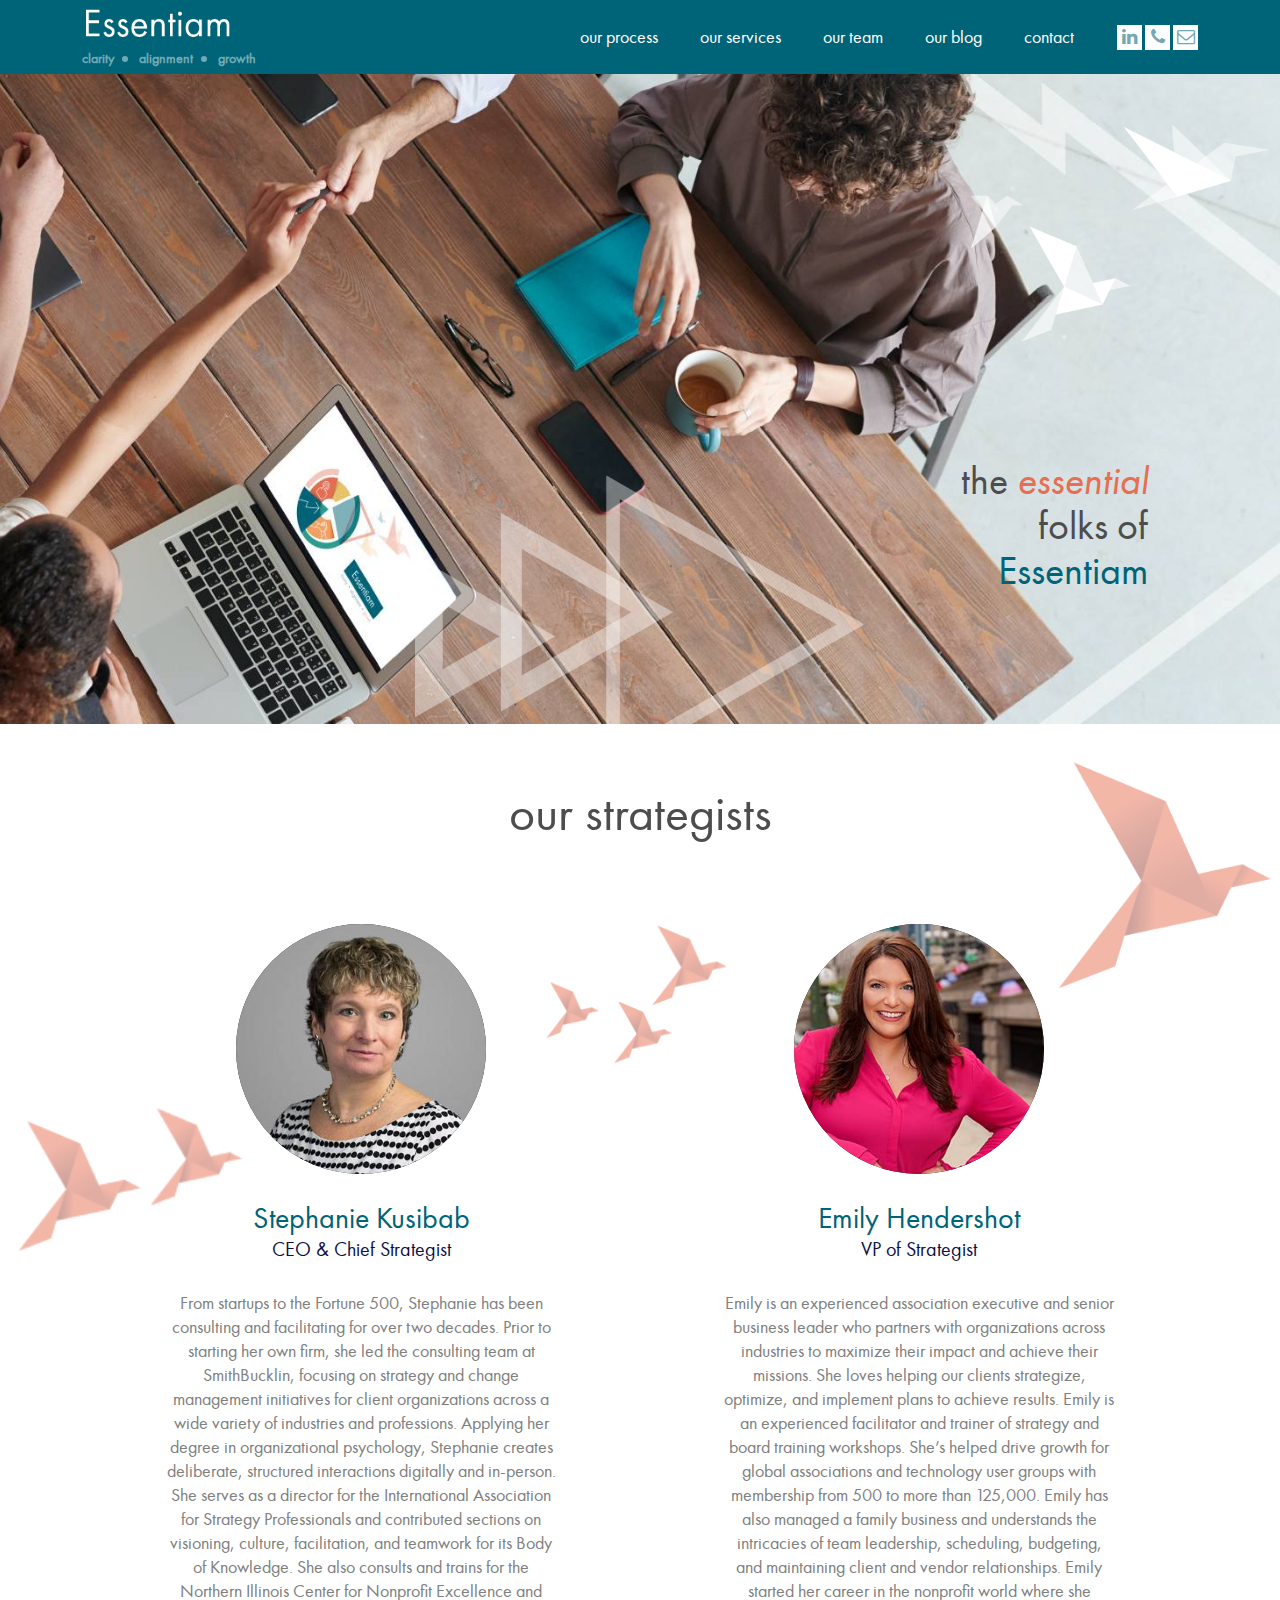
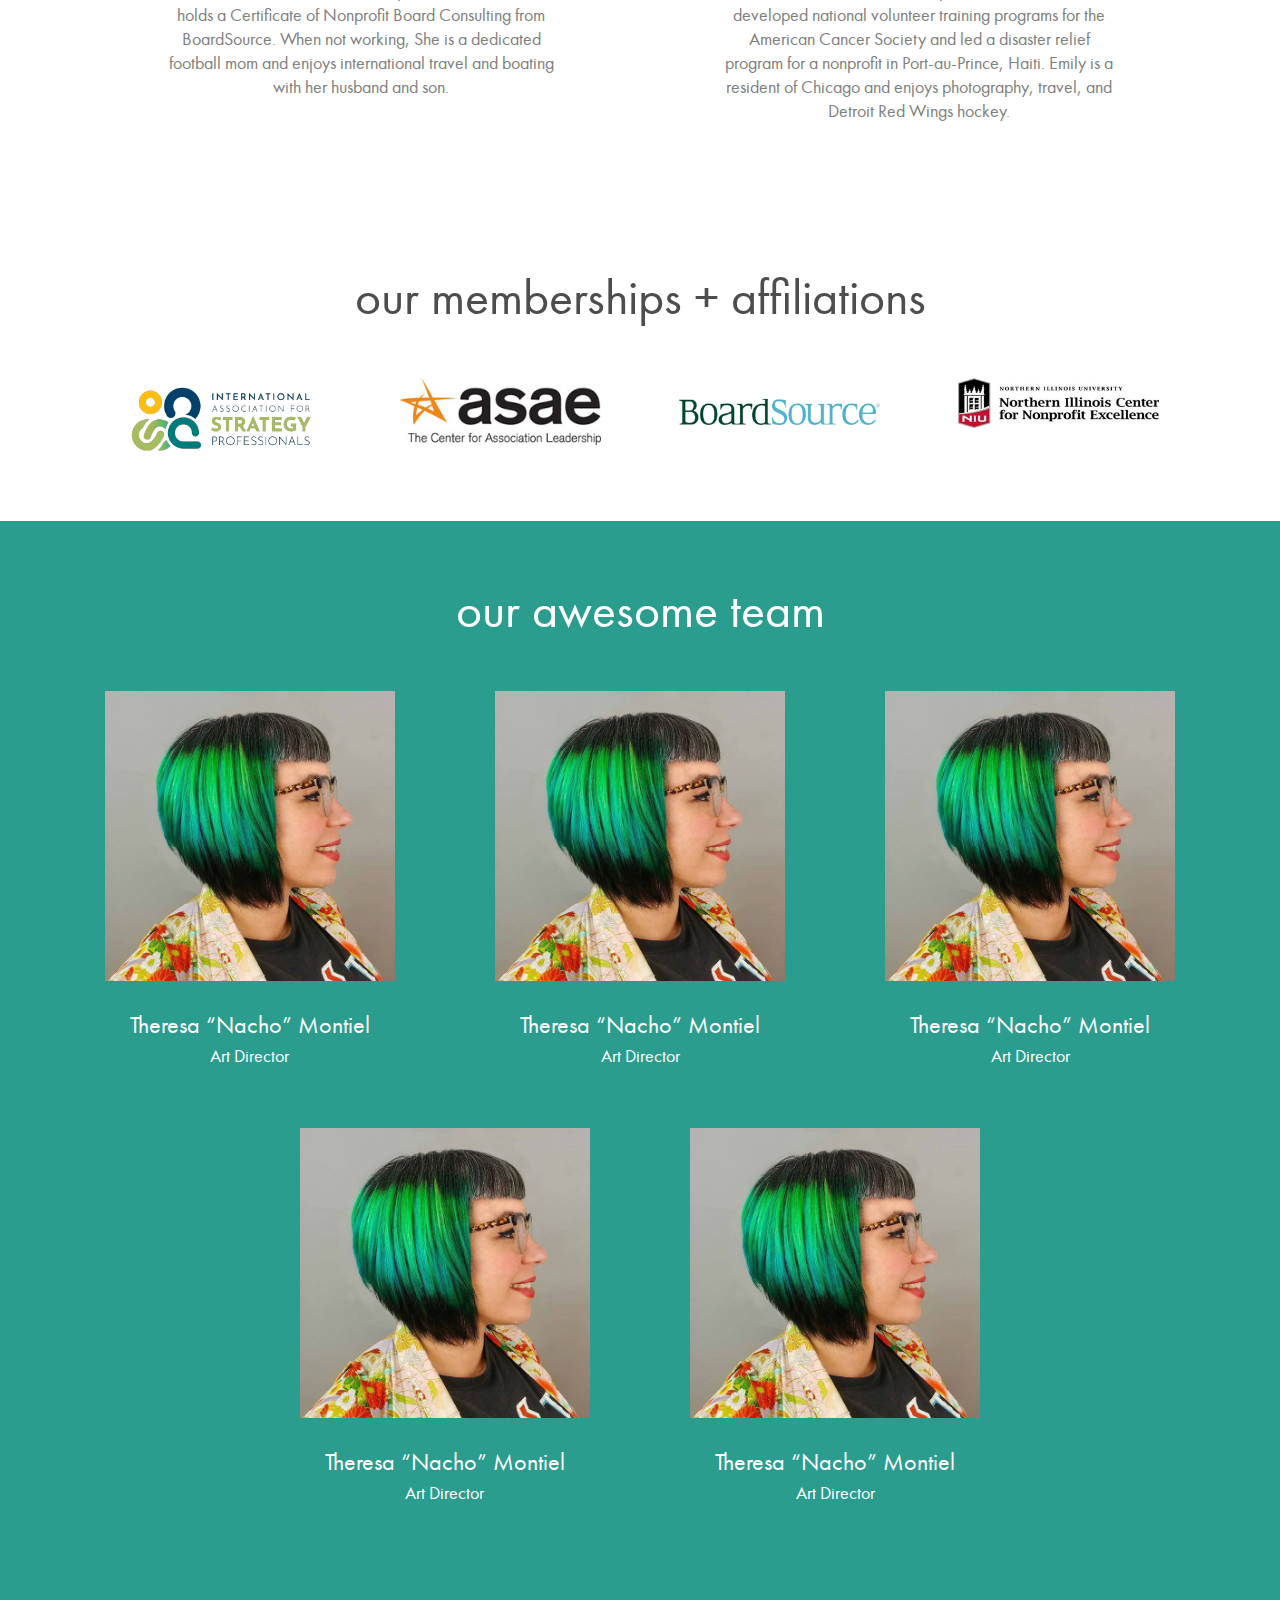
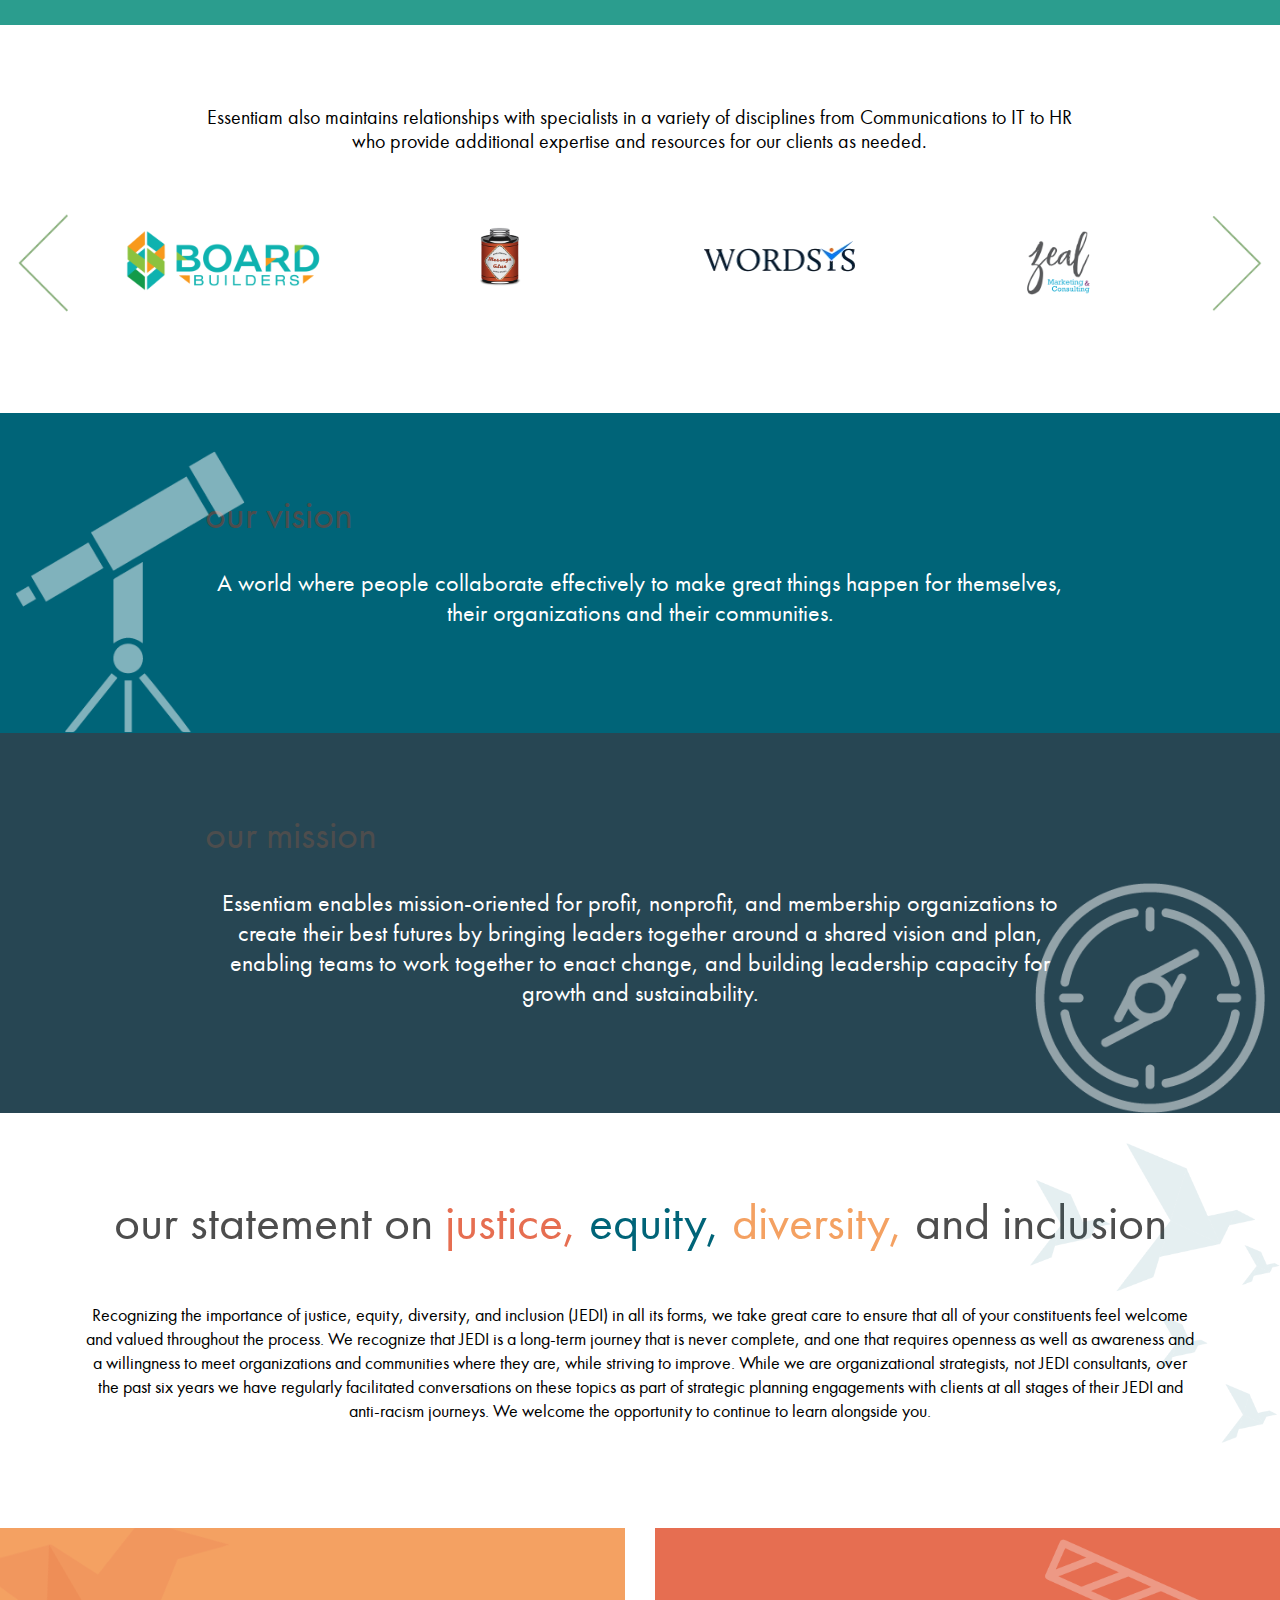
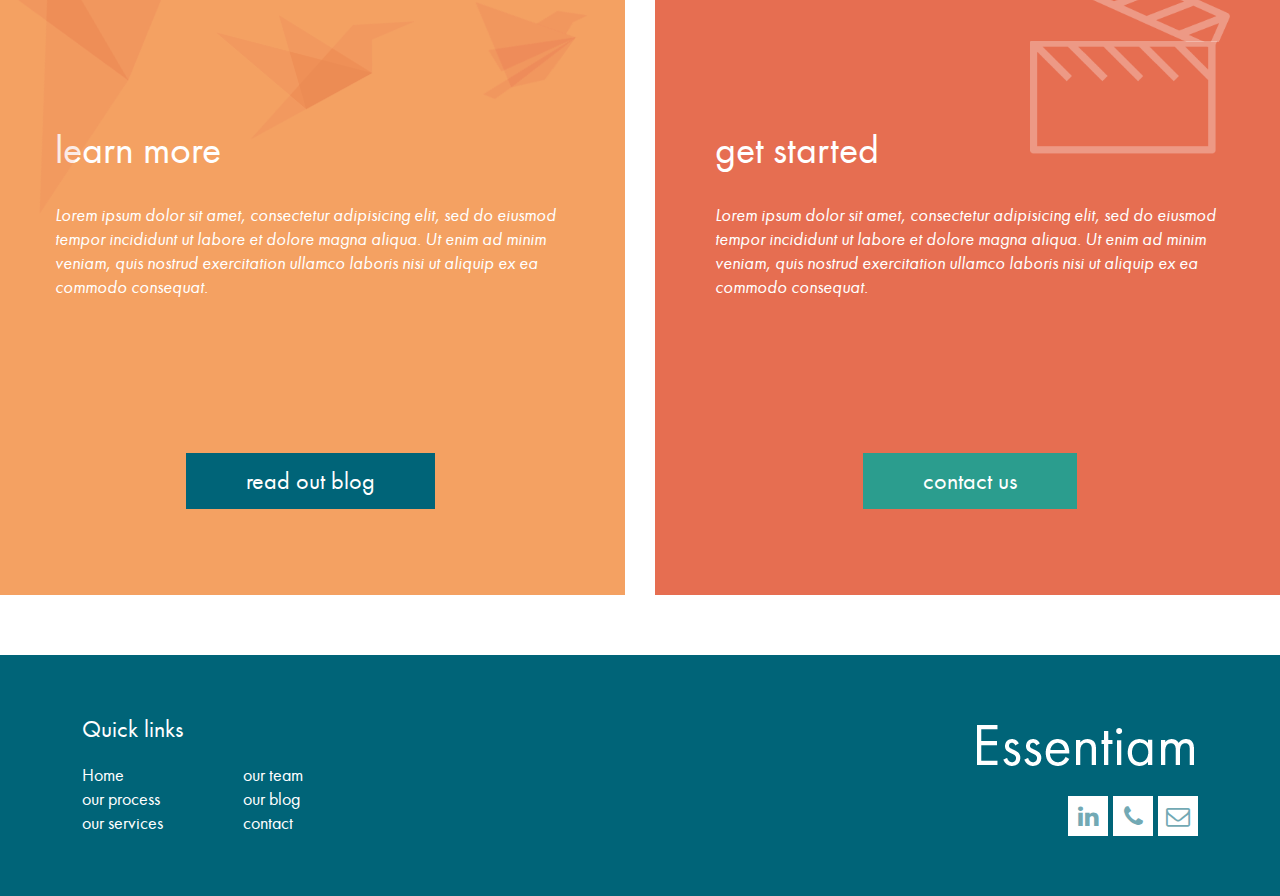
<file: team.html>
<!DOCTYPE html>
<html>
<head>
	<meta charset="utf-8">
    <meta http-equiv="X-UA-Compatible" content="IE=edge">
    <meta name="viewport" content="width=device-width, initial-scale=1, user-scalable=0">
    <meta name="keywords" content="">
    <meta name="description" content="">
    <meta name="author" content="">
	<title>Essentiam</title>

	<link rel="shortcut icon" type="image/x-icon" href="images/fav.png">
	<link rel="stylesheet" type="text/css" href="css/font-awesome.min.css"> 
	<link rel="stylesheet" type="text/css" href="css/owl.carousel.min.css">  
	<link rel="stylesheet" type="text/css" href="css/slick.css">
	<link rel="stylesheet" type="text/css" href="css/animate.css">  
	<link rel="stylesheet" type="text/css" href="css/mmenu.css">
	<link rel="stylesheet" type="text/css" href="css/bootstrap.min.css">
	<link rel="stylesheet" type="text/css" href="css/swiper.min.css" />
	<link rel="stylesheet" type="text/css" href="css/style.css">
	<link rel="stylesheet" type="text/css" href="css/responsive.css">  
</head>
<body>

	<!--responsive menu-->

	<div class="wrapper"> 
		<div class="menu">
			<a class="menubtn" href="index.html">
				<i class="fa fa-bars" aria-hidden="true"></i>
			</a>
		</div>
		<div class="menuholder">
			<div>
				<a class="cross" href="#"></a>
				<div class="menuholder-inner">
					<ul class="menulist mb-5">
						<li><a href="#">our process
						</a></li>
						
						<li><a href="#">our services</a></li>
						<li><a href="#">our team</a></li>
						<li><a href="#">our blog</a></li>
						<li><a href="#">contact</a></li>
					</ul>
				</div>
				
			</div>
		</div>
 
	</div>

	 
	<div class="main"> 
		<header class="site-header">
			<div class="container">
				<div class="headerHold">
					<a class="logo" href="index.html">
						<img src="images/logo-big.png" alt="" />
						<ul>
							<li>clarity</li>
							<li>alignment</li>
							<li>growth</li>
						</ul>
					</a>
					<div class="headerRight">
						<ul class="menulist2">
							<li><a href="our-process.html">our process </a></li>
							<li><a href="our-service.html">our services</a></li>
							
							<li><a href="team.html">our team</a></li>
							<li><a href="blog.html">our blog</a></li>
							<li><a href="contact.html">contact</a></li>
						</ul>
						<ul class="social">
							<li><a href="#"><i class="fa fa-linkedin" aria-hidden="true"></i></a></li>
							<li><a href="contact.html"><i class="fa fa-phone" aria-hidden="true"></i></a></li>
							<li><a href="#"><i class="fa fa-envelope-o" aria-hidden="true"></i></a></li>
						</ul>
					</div>
				</div>
			</div>
		</header>


		<div class="inner-banner-four inner-banner-teams">
				<span class="abs_img abs_one">
						<img src="images/team/birds1.png" alt="" />
				</span>
				<span class="abs_img abs_two">
					<img src="images/team/ban-arrows.png" alt="" />
				</span>
				<div class="ban-main-image">
						<img src="images/team-ban-img.jpg" alt="" />
				</div>
				<div class="banner-content">
						<div class="container">
								<h2>
										<span>the <span class="color_red"> essential </span> <span class="d-md-block"> folks of</span><span class="color_blue d-md--block">Essentiam</span>
								</h2>
						</div>
				</div>
		</div>

		<section class="inner-strategy-sec">
				<div class="abs_img">
					<img src="images/team/birds-rgt.png" alt="" />
					<img src="images/team/birds-mid.png" alt="" />
					<img src="images/team/birds-lft.png" alt="" />
				</div>
				<div class="container">
						<div class="strategy-inner">
								<h2 class="title">
										our strategists
								</h2>
								<div class="strategy-teams">
										<div class="team-single">
												<div class="team-image">
														<img src="images/team/s-team2.jpg" alt="" />
												</div>
												<div class="team-content">
														<a href="#" class="team-heading">
																<h3>Stephanie Kusibab</h3>
																<span class="desg">CEO & Chief Strategist</span>
														</a>
														<p>
																From startups to the Fortune 500, Stephanie has
																been consulting and facilitating for over two decades.
																Prior to starting her own firm, she led the
																consulting team at SmithBucklin, focusing on strategy
																and change management initiatives for client
																organizations across a wide variety of industries
																and professions. Applying her degree in organizational
																psychology, Stephanie creates deliberate,
																structured interactions digitally and in-person.
																She serves as a director for the International
																Association for Strategy Professionals and contributed
																sections on visioning, culture, facilitation,
																and teamwork for its Body of Knowledge. She
																also consults and trains for the Northern Illinois
																Center for Nonprofit Excellence and holds a Certificate
																of Nonprofit Board Consulting from
																BoardSource. When not working, She is a dedicated
																football mom and enjoys international
																travel and boating with her husband and son.
														</p>
												</div>
										</div>
										<div class="team-single">
												<div class="team-image">
														<img src="images/team/s-team1.jpg" alt="" />
												</div>
												<div class="team-content">
														<a href="#" class="team-heading">
																<h3>Emily Hendershot</h3>
																<span class="desg">VP of Strategist</span>
														</a>
														<p>
																Emily is an experienced association executive
																and senior business leader who partners with
																organizations across industries to maximize their
																impact and achieve their missions. She loves
																helping our clients strategize, optimize, and
																implement plans to achieve results. Emily is an
																experienced facilitator and trainer of strategy and
																board training workshops. She’s helped drive
																growth for global associations and technology
																user groups with membership from 500 to more
																than 125,000. Emily has also managed a family
																business and understands the intricacies of team
																leadership, scheduling, budgeting, and
																maintaining client and vendor relationships.
																Emily started her career in the nonprofit world
																where she developed national volunteer training
																programs for the American Cancer Society and
																led a disaster relief program for a nonprofit in
																Port-au-Prince, Haiti. Emily is a resident of
																Chicago and enjoys photography, travel,
																and Detroit Red Wings hockey.
														</p>
												</div>
										</div>
								</div>
						</div>
				</div>
		</section>
		
		<section class="inner-certifications">
				<div class="container">
						<div class="cert-inner">
								<h2 class="title text-center">
										our memberships + affiliations
								</h2>
								<div class="cert-slider">
										<div class="item">
												<div class="cert-logo">
														<img src="images/team/certificate-1.png" alt="" />
												</div>
										</div>
										<div class="item">
												<div class="cert-logo">
														<img src="images/team/certificate-2.png" alt="" />
												</div>
										</div>
										<div class="item">
												<div class="cert-logo">
														<img src="images/team/certificate-3.png" alt="" />
												</div>
										</div>
										<div class="item">
												<div class="cert-logo">
														<img src="images/team/certificate-4.jpg" alt="" />
												</div>
										</div>
										<div class="item">
												<div class="cert-logo">
														<img src="images/team/certificate-1.png" alt="" />
												</div>
										</div>
										<div class="item">
												<div class="cert-logo">
														<img src="images/team/certificate-2.png" alt="" />
												</div>
										</div>
										<div class="item">
												<div class="cert-logo">
														<img src="images/team/certificate-3.png" alt="" />
												</div>
										</div>
										<div class="item">
												<div class="cert-logo">
														<img src="images/team/certificate-4.jpg" alt="" />
												</div>
										</div>
								</div>
						</div>
				</div>
		</section>
		
		<section class="inner-team-sec">
			<div class="container">
					<div class="team-inner">
							<h2 class="title_big text-center">our awesome team</h2>
							<div class="team-wrapper">
									<div class="team-single">
											<div class="team-image">
													<img src="images/team/team-1.jpg" alt="" />
											</div>
											<a href="#" class="team-desc">
													<h3>Theresa “Nacho” Montiel</h3>
													<span class="desg">Art Director</span>
											</a>
									</div>
									<div class="team-single">
											<div class="team-image">
													<img src="images/team/team-1.jpg" alt="" />
											</div>
											<a href="#" class="team-desc">
													<h3>Theresa “Nacho” Montiel</h3>
													<span class="desg">Art Director</span>
											</a>
									</div>
									<div class="team-single">
											<div class="team-image">
													<img src="images/team/team-1.jpg" alt="" />
											</div>
											<a href="#" class="team-desc">
													<h3>Theresa “Nacho” Montiel</h3>
													<span class="desg">Art Director</span>
											</a>
									</div>
									<div class="team-single">
											<div class="team-image">
													<img src="images/team/team-1.jpg" alt="" />
											</div>
											<a href="#" class="team-desc">
													<h3>Theresa “Nacho” Montiel</h3>
													<span class="desg">Art Director</span>
											</a>
									</div>
									<div class="team-single">
											<div class="team-image">
													<img src="images/team/team-1.jpg" alt="" />
											</div>
											<a href="#" class="team-desc">
													<h3>Theresa “Nacho” Montiel</h3>
													<span class="desg">Art Director</span>
											</a>
									</div>
							</div>
					</div> 
			</div>
		</section>

		<section class="inner-quote-sec">
				<div class="inner-quote-par">
					<div class="container">
							<p>
								Essentiam also maintains relationships with specialists in a variety of disciplines from Communications
								to IT to HR who provide additional expertise and resources for our clients as needed.
							</p>
					</div>
				</div>
				<div class="quote-slider-div">
					<div class="container">
							<div class="quote-slider">
										<div class="item">
												<div class="cert-logo">
														<img src="images/team/part-1.png" alt="" />
												</div>
										</div>
										<div class="item">
												<div class="cert-logo">
														<img src="images/team/part-2.png" alt="" />
												</div>
										</div>
										<div class="item">
												<div class="cert-logo">
														<img src="images/team/part-3.png" alt="" />
												</div>
										</div>
										<div class="item">
												<div class="cert-logo">
														<img src="images/team/part-4.png" alt="" />
												</div>
										</div>
										<div class="item">
												<div class="cert-logo">
														<img src="images/team/part-2.png" alt="" />
												</div>
										</div>
										<div class="item">
												<div class="cert-logo">
														<img src="images/team/part-3.png" alt="" />
												</div>
										</div>
								</div>
					</div>
				</div>
		</section>

		<section class="inner-mission-vision-sec p-0">
			<div class="vision_div">
				<span class="abs_img">
					<img src="images/team/mission.png" alt="" />
				</span>
				<div class="container">
					<div class="vsn_msn_inner">
						<h2 class="title">our vision</h2>
						<p>
							A world where people collaborate effectively to make great things happen for themselves,
							their organizations and their communities.
						</p>
					</div>
				</div>
			</div>
			<div class="mission_div">
				<span class="abs_img">
					<img src="images/team/vision.png" alt="" />
				</span>
				<div class="container">
					<div class="vsn_msn_inner">
						<h2 class="title">our mission</h2>
						<p>
							Essentiam enables mission-oriented for profit, nonprofit, and membership organizations to
							create their best futures by bringing leaders together around a shared vision and plan, enabling
							teams to work together to enact change, and building leadership capacity for
							growth and sustainability.
						</p>
					</div>
				</div>
			</div>
		</section>

		<section class="inner-statement-sec">
			<span class="abs_img">
					<img src="images/team/birds2.png">
			</span>
				<div class="container">
						<h2 class="title_big">
							our statement on <span class="color_red"> justice,</span> <span class="color_blue"> equity,</span> <span class="color_yellow"> diversity,</span> and inclusion
						</h2>
						<p>
								Recognizing the importance of justice, equity, diversity, and inclusion (JEDI) in all its forms, we take
								great care to ensure that all of your constituents feel welcome and valued throughout the process.
								We recognize that JEDI is a long-term journey that is never complete, and one that requires
								openness as well as awareness and a willingness to meet organizations and communities where
								they are, while striving to improve. While we are organizational strategists, not JEDI consultants,
								over the past six years we have regularly facilitated conversations on these topics as part of
								strategic planning engagements with clients at all stages of their JEDI and anti-racism journeys.
								We welcome the opportunity to continue to learn alongside you.
						</p>
				</div>
		</section>

		<section class="get_learn_sec">
			<div class="get_learn_left">
				<div class="abs_img abs1">
					<img src="images/bird4.png" alt="" />
				</div>
				<div class="abs_img abs2">
					<img src="images/bird3.png" alt="" />
				</div>
				<div class="abs_img abs3">
					<img src="images/bird2.png" alt="" />
				</div>
				<div class="get_learn_inner">
					<h2>learn more</h2>
					<p>
						Lorem ipsum dolor sit amet, consectetur adipisicing elit, sed do eiusmod
						tempor incididunt ut labore et dolore magna aliqua. Ut enim ad minim veniam,
						quis nostrud exercitation ullamco laboris nisi ut aliquip ex ea commodo
						consequat. 
					</p>
					<div class="btn-holder text-center">
						<a href="#" class="cmnbtn">read out blog</a>
					</div>
				</div>
			</div>
			<div class="get_learn_right">
				<div class="abs_img">
					<img src="images/shape-card-flip.png" alt="" />
					<img src="images/shape-card-box.png" alt="" />
				</div>
				<div class="get_learn_inner">
					<h2>get started</h2>
					<p>
						Lorem ipsum dolor sit amet, consectetur adipisicing elit, sed do eiusmod
						tempor incididunt ut labore et dolore magna aliqua. Ut enim ad minim veniam,
						quis nostrud exercitation ullamco laboris nisi ut aliquip ex ea commodo
						consequat.
					</p>
					<div class="btn-holder text-center">
						<a href="#" class="cmnbtn btn-two">contact us</a>
					</div>
				</div>
			</div>
		</section>



		<footer class="site-footer">
			<div class="container">
				<div class="footerHold">
					<div class="footerLeft">
						<h3>Quick links</h3>
						<ul>
							<li><a href="#">Home </a></li>
							<li><a href="#">our process </a></li>
							<li><a href="#">our services</a></li>
							
							<li><a href="#">our team</a></li>
							<li><a href="#">our blog</a></li>
							<li><a href="#">contact</a></li>
						</ul>
					</div>
					<div class="footerRight">
						<a class="ftrlogo" href="#">
							<img src="images/logo-big.png"  alt="" />
						</a>
						<ul class="social">
							<li><a href="#"><i class="fa fa-linkedin" aria-hidden="true"></i></a></li>
							<li><a href="#"><i class="fa fa-phone" aria-hidden="true"></i></a></li>
							<li><a href="#"><i class="fa fa-envelope-o" aria-hidden="true"></i></a></li>
						</ul>
					</div>	
				</div>
			</div>
		</footer>  
	</div>
		 
 
</body> 
<script type="text/javascript" src="js/library-1.js"></script> 
<!-- <script type="text/javascript" src="https://code.jquery.com/jquery-1.12.4.js"></script> -->
<script type="text/javascript" src="js/bootstrap.min.js"></script>  
<script type="text/javascript" src="js/mmenu.js"></script>
<script type="text/javascript" src="js/wow.min.js"></script>
<script type="text/javascript" src="js/owl.carousel.min.js"></script>  
<script type="text/javascript" src="js/slick.min.js"></script> 
<script type="text/javascript" src="js/swiper.min.js"></script>
<script type="text/javascript" src="js/custom.js"></script> 

<script type="text/javascript">
	
</script>
</html>
</file>
<file: css/mmenu.css>
@charset "UTF-8";/*!
 * mmenu.js
 * mmenujs.com
 *
 * Copyright (c) Fred Heusschen
 * frebsite.nl
 *
 * License: CC-BY-NC-4.0
 * http://creativecommons.org/licenses/by-nc/4.0/
 */:root{--mm-lineheight:22px}.mm-hidden{display:none!important}.mm-wrapper{overflow-x:hidden;position:relative}.mm-menu,.mm-menu *{-webkit-transition-property:none;-o-transition-property:none;transition-property:none;-webkit-transition-duration:.4s;-o-transition-duration:.4s;transition-duration:.4s;-webkit-transition-timing-function:ease;-o-transition-timing-function:ease;transition-timing-function:ease}.mm-blocker{--mm-blocker-visibility-delay:0.4s;--mm-blocker-opacity-delay:0s;display:block;position:absolute;bottom:100%;top:0;right:0;left:0;z-index:3;visibility:hidden;opacity:0;background:var(--mm-color-background);-webkit-transition:visibility .4s ease,bottom 0s ease var(--mm-blocker-visibility-delay),width .4s ease,opacity .4s ease var(--mm-blocker-opacity-delay),-webkit-transform .4s ease;transition:visibility .4s ease,bottom 0s ease var(--mm-blocker-visibility-delay),width .4s ease,opacity .4s ease var(--mm-blocker-opacity-delay),-webkit-transform .4s ease;-o-transition:visibility .4s ease,bottom 0s ease var(--mm-blocker-visibility-delay),width .4s ease,opacity .4s ease var(--mm-blocker-opacity-delay),transform .4s ease;transition:visibility .4s ease,bottom 0s ease var(--mm-blocker-visibility-delay),width .4s ease,opacity .4s ease var(--mm-blocker-opacity-delay),transform .4s ease;transition:visibility .4s ease,bottom 0s ease var(--mm-blocker-visibility-delay),width .4s ease,opacity .4s ease var(--mm-blocker-opacity-delay),transform .4s ease,-webkit-transform .4s ease}.mm-blocker--blocking{--mm-blocker-visibility-delay:0s;--mm-blocker-opacity-delay:0.4s;bottom:0;visibility:visible;opacity:.5;pointer-events:auto}.mm-blocker:focus-visible{opacity:.75}.mm-btn{-webkit-box-flex:0;-ms-flex-positive:0;flex-grow:0;-ms-flex-negative:0;flex-shrink:0;display:-webkit-box;display:-ms-flexbox;display:flex;-webkit-box-align:center;-ms-flex-align:center;align-items:center;-webkit-box-pack:center;-ms-flex-pack:center;justify-content:center;position:relative;width:50px;padding:0}.mm-btn--next,[dir=rtl] .mm-btn--prev{--mm-btn-rotate:135deg}.mm-btn--prev,[dir=rtl] .mm-btn--next{--mm-btn-rotate:-45deg}.mm-btn--next:after,.mm-btn--prev:before{content:"";display:block;position:absolute;top:0;bottom:0;width:8px;height:8px;margin:auto;-webkit-box-sizing:border-box;box-sizing:border-box;border:2px solid var(--mm-color-icon);border-bottom:none;border-right:none;-webkit-transform:rotate(var(--mm-btn-rotate));-ms-transform:rotate(var(--mm-btn-rotate));transform:rotate(var(--mm-btn-rotate))}.mm-btn--prev:before{inset-inline-start:23px}.mm-btn--next:after{inset-inline-end:23px}.mm-btn--close:before{content:"×";font-size:150%}.mm-btnreset{padding:0;background:0 0;border:none;cursor:pointer}.mm-divider{-o-text-overflow:ellipsis;text-overflow:ellipsis;white-space:nowrap;overflow:hidden;position:-webkit-sticky;position:sticky;z-index:2;top:0;min-height:var(--mm-lineheight);padding:calc(((var(--mm-listitem-size) * .65) - var(--mm-lineheight)) * .5) 20px;font-size:75%;text-transform:uppercase;background:var(--mm-color-background);background-image:-webkit-gradient(linear,left top,left bottom,from(var(--mm-color-background-highlight)),to(var(--mm-color-background-highlight)));background-image:-o-linear-gradient(var(--mm-color-background-highlight),var(--mm-color-background-highlight));background-image:linear-gradient(var(--mm-color-background-highlight),var(--mm-color-background-highlight));opacity:1;-webkit-transition-property:opacity;-o-transition-property:opacity;transition-property:opacity}.mm-navbar:not(.mm-hidden)~.mm-listview .mm-divider{top:var(--mm-navbar-size)}:root{--mm-listitem-size:50px}.mm-listitem{display:-webkit-box;display:-ms-flexbox;display:flex;-ms-flex-wrap:wrap;flex-wrap:wrap;position:relative;padding:0;margin:0;color:var(--mm-color-text);border-color:var(--mm-color-border)}.mm-listitem:after{content:"";border-color:inherit;border-bottom-width:1px;border-bottom-style:solid;display:block;position:absolute;inset-inline-start:20px;inset-inline-end:0;bottom:0}.mm-listitem__btn,.mm-listitem__text{padding:calc((var(--mm-listitem-size) - var(--mm-lineheight))/ 2) 0}.mm-listitem__text{-webkit-box-flex:1;-ms-flex-positive:1;flex-grow:1;-ms-flex-preferred-size:10%;flex-basis:10%;display:block;padding-left:20px;padding-right:20px;-o-text-overflow:ellipsis;text-overflow:ellipsis;white-space:nowrap;overflow:hidden}.mm-listitem__btn{display:block;position:relative;width:auto;-webkit-padding-end:50px;padding-inline-end:50px;border-color:inherit;background:rgba(3,2,1,0)}.mm-listitem__btn:not(.mm-listitem__text){border-left-width:1px;border-left-style:solid}.mm-listitem--selected>.mm-listitem__text{background:var(--mm-color-background-emphasis)}.mm-listitem--opened>.mm-listitem__btn,.mm-listitem--opened>.mm-panel{background:var(--mm-color-background-highlight)}.mm-listview{list-style:none;display:block;padding:0;margin:0}.mm-menu{display:-webkit-box;display:-ms-flexbox;display:flex;-webkit-box-orient:vertical;-webkit-box-direction:normal;-ms-flex-direction:column;flex-direction:column;padding:0;margin:0;position:absolute;top:0;right:0;bottom:0;left:0;z-index:0;-ms-scroll-chaining:none;overscroll-behavior:none;background:var(--mm-color-background);border-color:var(--mm-color-border);color:var(--mm-color-text);line-height:var(--mm-lineheight);-webkit-tap-highlight-color:var(--mm-color-background-emphasis);-webkit-font-smoothing:antialiased;-moz-osx-font-smoothing:grayscale}.mm-menu ::-webkit-input-placeholder{color:var(--mm-color-text-dimmed)}.mm-menu ::-moz-placeholder{color:var(--mm-color-text-dimmed)}.mm-menu :-ms-input-placeholder{color:var(--mm-color-text-dimmed)}.mm-menu ::-ms-input-placeholder{color:var(--mm-color-text-dimmed)}.mm-menu ::placeholder{color:var(--mm-color-text-dimmed)}.mm-menu,.mm-menu *{-webkit-box-sizing:border-box;box-sizing:border-box}.mm-menu :focus,.mm-menu :focus-visible,.mm-menu:focus,.mm-menu:focus-visible{outline:0}.mm-menu a,.mm-menu button,.mm-menu label{color:inherit}.mm-menu a:focus,.mm-menu button:focus,.mm-menu label:focus{outline:0}.mm-menu a:focus-visible,.mm-menu button:focus-visible,.mm-menu label:focus-visible{outline:2px solid var(--mm-color-focusring);outline-offset:-5px}.mm-menu input:focus,.mm-menu input:focus-visible,.mm-menu select:focus,.mm-menu select:focus-visible,.mm-menu textarea:focus,.mm-menu textarea:focus-visible{outline:2px solid var(--mm-color-focusring);outline-offset:2px}.mm-menu a,.mm-menu a:active,.mm-menu a:hover,.mm-menu a:link,.mm-menu a:visited{text-decoration:none;color:inherit}:root{--mm-navbar-size:50px}.mm-navbar{display:-webkit-box;display:-ms-flexbox;display:flex;position:-webkit-sticky;position:sticky;top:0;z-index:2;min-height:var(--mm-navbar-size);padding-top:env(safe-area-inset-top);color:var(--mm-color-text-dimmed);text-align:center;opacity:1;background:var(--mm-color-background);border-bottom:1px solid var(--mm-color-border);-webkit-transition-property:opacity;-o-transition-property:opacity;transition-property:opacity}.mm-navbar>*{-webkit-box-flex:1;-ms-flex-positive:1;flex-grow:1;display:-webkit-box;display:-ms-flexbox;display:flex;-webkit-box-align:center;-ms-flex-align:center;align-items:center;-webkit-box-pack:center;-ms-flex-pack:center;justify-content:center;-webkit-box-sizing:border-box;box-sizing:border-box}.mm-navbar__btn{-webkit-box-flex:0;-ms-flex-positive:0;flex-grow:0}.mm-navbar__title{-webkit-box-flex:1;-ms-flex:1 1 50%;flex:1 1 50%;display:-webkit-box;display:-ms-flexbox;display:flex;padding:0 20px;overflow:hidden}.mm-navbar__title[href="#"]{pointer-events:none}.mm-navbar__title>span{-o-text-overflow:ellipsis;text-overflow:ellipsis;white-space:nowrap;overflow:hidden}.mm-btn.mm-hidden+.mm-navbar__title:not(:last-child){-webkit-padding-start:60px;padding-inline-start:60px;-webkit-padding-end:10px;padding-inline-end:10px}.mm-btn:not(.mm-hidden)+.mm-navbar__title:last-child{-webkit-padding-start:10px;padding-inline-start:10px;-webkit-padding-end:60px;padding-inline-end:60px}.mm-panel{--mm-panel-child-offset:100%;--mm-panel-parent-offset:-30%;visibility:hidden;position:absolute;left:0;right:0;top:0;bottom:0;z-index:1;-webkit-overflow-scrolling:touch;overflow:hidden;overflow-y:auto;-ms-scroll-chaining:none;overscroll-behavior:contain;color:var(--mm-color-text);border-color:var(--mm-color-border);background:var(--mm-color-background);-webkit-transform:translate3d(var(--mm-panel-child-offset),0,0);transform:translate3d(var(--mm-panel-child-offset),0,0);-webkit-transition:visibility 0s linear .4s,inset-inline-start .4s ease,-webkit-transform .4s ease;transition:visibility 0s linear .4s,inset-inline-start .4s ease,-webkit-transform .4s ease;-o-transition:visibility 0s linear .4s,transform .4s ease,inset-inline-start .4s ease;transition:visibility 0s linear .4s,transform .4s ease,inset-inline-start .4s ease;transition:visibility 0s linear .4s,transform .4s ease,inset-inline-start .4s ease,-webkit-transform .4s ease}[dir=rtl] .mm-panel{--mm-panel-child-offset:-100%;--mm-panel-parent-offset:30%}.mm-panel:after{content:"";display:block;height:var(--mm-listitem-size)}.mm-panel:focus{outline:0}.mm-panel--opened{visibility:visible;z-index:2;-webkit-transform:translate3d(0,0,0);transform:translate3d(0,0,0);-webkit-transition-delay:0s;-o-transition-delay:0s;transition-delay:0s}.mm-panel--parent{-webkit-transform:translate3d(var(--mm-panel-parent-offset),0,0);transform:translate3d(var(--mm-panel-parent-offset),0,0);z-index:0}.mm-panel--highest{z-index:3}.mm-menu--opened .mm-panel--noanimation{-webkit-transition:none!important;-o-transition:none!important;transition:none!important;-webkit-transition-duration:0s!important;-o-transition-duration:0s!important;transition-duration:0s!important}.mm-panel__content{padding:20px}.mm-panels{-webkit-box-flex:1;-ms-flex-positive:1;flex-grow:1;position:relative;height:100%;overflow:hidden;background:var(--mm-color-background);border-color:var(--mm-color-border);color:var(--mm-color-text)}.mm-panels:focus{outline:0}:root{--mm-toggle-size:34px}.mm-toggle{display:-webkit-box;display:-ms-flexbox;display:flex;-ms-flex-item-align:center;align-self:center;-webkit-box-flex:calc((var(--mm-toggle-size) * 1.75));-ms-flex:calc((var(--mm-toggle-size) * 1.75)) 0 0px;flex:calc((var(--mm-toggle-size) * 1.75)) 0 0;height:var(--mm-toggle-size);-webkit-margin-end:10px;margin-inline-end:10px;-webkit-appearance:none!important;-moz-appearance:none!important;appearance:none!important;border:none!important;border-radius:var(--mm-toggle-size);border:var(--mm-color-border);background:var(--mm-color-border);cursor:pointer;-webkit-transition-property:background-color;-o-transition-property:background-color;transition-property:background-color}.mm-toggle:before{content:"";aspect-ratio:1;margin:2px;border-radius:100%;background:var(--mm-color-background);-webkit-transition:-webkit-transform .4s ease;transition:-webkit-transform .4s ease;-o-transition:transform .4s ease;transition:transform .4s ease;transition:transform .4s ease,-webkit-transform .4s ease}.mm-toggle:checked{background:#4bd963}.mm-toggle:checked:before{-webkit-transform:translateX(calc(var(--mm-toggle-size) * .75));-ms-transform:translateX(calc(var(--mm-toggle-size) * .75));transform:translateX(calc(var(--mm-toggle-size) * .75))}[dir=rtl] .mm-toggle:checked:before{-webkit-transform:translateX(calc(var(--mm-toggle-size) * -.75));-ms-transform:translateX(calc(var(--mm-toggle-size) * -.75));transform:translateX(calc(var(--mm-toggle-size) * -.75))}.mm-listitem--vertical>.mm-panel{position:static;width:100%;padding:10px 0 10px 20px;-webkit-transform:none!important;-ms-transform:none!important;transform:none!important;-webkit-transition:none!important;-o-transition:none!important;transition:none!important}.mm-listitem--vertical>.mm-panel:after{content:none;display:none}.mm-listitem--vertical:not(.mm-listitem--opened)>.mm-panel{display:none}.mm-listitem--vertical.mm-listitem--opened>.mm-panel{visibility:visible}.mm-listitem--vertical>.mm-listitem__btn{height:var(--mm-listitem-size);bottom:auto}.mm-listitem--vertical .mm-listitem:last-child:after{border-color:transparent}.mm-listitem--opened>.mm-listitem__btn:after{-webkit-transform:rotate(225deg);-ms-transform:rotate(225deg);transform:rotate(225deg);right:19px}:root{--mm-size:80%;--mm-min-size:240px;--mm-max-size:440px}.mm-menu--offcanvas{position:fixed;z-index:0;-webkit-transition:visibility 0s linear .4s;-o-transition:visibility 0s linear .4s;transition:visibility 0s linear .4s}.mm-menu--offcanvas.mm-menu--opened{-webkit-transition-delay:0s;-o-transition-delay:0s;transition-delay:0s}.mm-menu--offcanvas:not(.mm-menu--opened){visibility:hidden;pointer-events:none}.mm-menu--offcanvas:not(.mm-menu--opened) *{visibility:inherit}.mm-page{-webkit-box-sizing:border-box;box-sizing:border-box;min-height:100vh;background:inherit}:where(.mm-slideout){position:relative;z-index:1;width:100%;-webkit-transition-duration:.4s;-o-transition-duration:.4s;transition-duration:.4s;-webkit-transition-timing-function:ease;-o-transition-timing-function:ease;transition-timing-function:ease;-webkit-transition-property:width,-webkit-transform;transition-property:width,-webkit-transform;-o-transition-property:width,transform;transition-property:width,transform;transition-property:width,transform,-webkit-transform}.mm-wrapper--opened,.mm-wrapper--opened body{overflow:hidden}.mm-wrapper__blocker{background:#00000066}.mm-menu{--mm-translate-horizontal:0;--mm-translate-vertical:0}.mm-menu--position-left,.mm-menu--position-left-front{right:auto}.mm-menu--position-right,.mm-menu--position-right-front{left:auto}.mm-menu--position-left,.mm-menu--position-left-front,.mm-menu--position-right,.mm-menu--position-right-front{width:clamp(var(--mm-min-size),var(--mm-size),var(--mm-max-size))}.mm-menu--position-left-front{--mm-translate-horizontal:-100%}.mm-menu--position-right-front{--mm-translate-horizontal:100%}.mm-menu--position-top{bottom:auto}.mm-menu--position-bottom{top:auto}.mm-menu--position-bottom,.mm-menu--position-top{width:100%;height:clamp(var(--mm-min-size),var(--mm-size),var(--mm-max-size))}.mm-menu--position-top{--mm-translate-vertical:-100%}.mm-menu--position-bottom{--mm-translate-vertical:100%}.mm-menu--position-bottom,.mm-menu--position-left-front,.mm-menu--position-right-front,.mm-menu--position-top{z-index:2;-webkit-transform:translate3d(var(--mm-translate-horizontal),var(--mm-translate-vertical),0);transform:translate3d(var(--mm-translate-horizontal),var(--mm-translate-vertical),0);-webkit-transition:visibility 0s linear .4s,-webkit-transform .4s ease 0s;transition:visibility 0s linear .4s,-webkit-transform .4s ease 0s;-o-transition:visibility 0s linear .4s,transform .4s ease 0s;transition:visibility 0s linear .4s,transform .4s ease 0s;transition:visibility 0s linear .4s,transform .4s ease 0s,-webkit-transform .4s ease 0s}.mm-menu--position-bottom.mm-menu--opened,.mm-menu--position-left-front.mm-menu--opened,.mm-menu--position-right-front.mm-menu--opened,.mm-menu--position-top.mm-menu--opened{-webkit-transform:translate3d(0,0,0);transform:translate3d(0,0,0);-webkit-transition-delay:0s;-o-transition-delay:0s;transition-delay:0s}.mm-wrapper--position-left{--mm-translate-horizontal:clamp(
      var(--mm-min-size),
      var(--mm-size),
      var(--mm-max-size)
  )}.mm-wrapper--position-right{--mm-translate-horizontal:clamp(
      calc(-1 * var(--mm-max-size)),
      calc(-1 * var(--mm-size)),
      calc(-1 * var(--mm-min-size))
  )}.mm-wrapper--position-left .mm-slideout,.mm-wrapper--position-right .mm-slideout{-webkit-transform:translate3d(0,0,0);transform:translate3d(0,0,0)}.mm-wrapper--position-left.mm-wrapper--opened .mm-slideout,.mm-wrapper--position-right.mm-wrapper--opened .mm-slideout{-webkit-transform:translate3d(var(--mm-translate-horizontal),0,0);transform:translate3d(var(--mm-translate-horizontal),0,0)}.mm-wrapper--position-bottom .mm-wrapper__blocker,.mm-wrapper--position-left-front .mm-wrapper__blocker,.mm-wrapper--position-right-front .mm-wrapper__blocker,.mm-wrapper--position-top .mm-wrapper__blocker{z-index:1}.mm-menu--theme-light{--mm-color-background:#f3f3f3;--mm-color-border:rgb(0 0 0 / 0.15);--mm-color-icon:rgb(0 0 0 / 0.4);--mm-color-text:rgb(0 0 0 / 0.8);--mm-color-text-dimmed:rgb(0 0 0 / 0.4);--mm-color-background-highlight:rgb(0 0 0 / 0.05);--mm-color-background-emphasis:rgb(255 255 255 / 0.75);--mm-color-focusring:#06c}.mm-menu--theme-light-contrast{--mm-color-background:#f3f3f3;--mm-color-border:rgb(0 0 0 / 0.5);--mm-color-icon:rgb(0 0 0 / 0.5);--mm-color-text:#000;--mm-color-text-dimmed:rgb(0 0 0 / 0.7);--mm-color-background-highlight:rgb(0 0 0 / 0.05);--mm-color-background-emphasis:rgb(255 255 255 / 0.9);--mm-color-focusring:#06c}.mm-menu--theme-dark{--mm-color-background:#333;--mm-color-border:rgb(0, 0, 0, 0.4);--mm-color-icon:rgb(255, 255, 255, 0.4);--mm-color-text:rgb(255, 255, 255, 0.8);--mm-color-text-dimmed:rgb(255, 255, 255, 0.4);--mm-color-background-highlight:rgb(255, 255, 255, 0.08);--mm-color-background-emphasis:rgb(0, 0, 0, 0.1);--mm-color-focusring:#06c}.mm-menu--theme-dark-contrast{--mm-color-background:#333;--mm-color-border:rgb(255 255 255 / 0.5);--mm-color-icon:rgb(255 255 255 / 0.5);--mm-color-text:#fff;--mm-color-text-dimmed:rgb(255 255 255 / 0.7);--mm-color-background-highlight:rgb(255 255 255 / 0.1);--mm-color-background-emphasis:rgb(0 0 0 / 0.3);--mm-color-focusring:#06c}.mm-menu--theme-white{--mm-color-background:#fff;--mm-color-border:rgb(0 0 0 / 0.15);--mm-color-icon:rgb(0 0 0 / 0.3);--mm-color-text:rgb(0 0 0 / 0.8);--mm-color-text-dimmed:rgb(0 0 0 / 0.3);--mm-color-background-highlight:rgb(0 0 0 / 0.06);--mm-color-background-emphasis:rgb(0 0 0 / 0.03);--mm-color-focusring:#06c}.mm-menu--theme-white-contrast{--mm-color-background:#fff;--mm-color-border:rgb(0 0 0 / 0.5);--mm-color-icon:rgb(0 0 0 / 0.5);--mm-color-text:#000;--mm-color-text-dimmed:rgb(0 0 0 / 0.7);--mm-color-background-highlight:rgb(0 0 0 / 0.07);--mm-color-background-emphasis:rgb(0 0 0 / 0.035);--mm-color-focusring:#06c}.mm-menu--theme-black{--mm-color-background:#000;--mm-color-border:rgb(255 255 255 / 0.2);--mm-color-icon:rgb(255 255 255 / 0.4);--mm-color-text:rgb(255 255 255 / 0.7);--mm-color-text-dimmed:rgb(255 255 255 / 0.4);--mm-color-background-highlight:rgb(255 255 255 / 0.1);--mm-color-background-emphasis:rgb(255 255 255 / 0.06);--mm-color-focusring:#06c}.mm-menu--theme-black-contrast{--mm-color-background:#000;--mm-color-border:rgb(255 255 255 / 0.5);--mm-color-icon:rgb(255 255 255 / 0.5);--mm-color-text:#fff;--mm-color-text-dimmed:rgb(255 255 255 / 0.6);--mm-color-background-highlight:rgb(255 255 255 / 0.125);--mm-color-background-emphasis:rgb(255 255 255 / 0.1);--mm-color-focusring:#06c}.mm-counter{display:block;-webkit-padding-start:20px;padding-inline-start:20px;float:right;color:var(--mm-color-text-dimmed)}[dir=rtl] .mm-counter{float:left}:root{--mm-iconbar-size:50px}.mm-menu--iconbar-left .mm-navbars,.mm-menu--iconbar-left .mm-panels{margin-left:var(--mm-iconbar-size)}.mm-menu--iconbar-right .mm-navbars,.mm-menu--iconbar-right .mm-panels{margin-right:var(--mm-iconbar-size)}.mm-iconbar{display:none;position:absolute;top:0;bottom:0;z-index:2;width:var(--mm-iconbar-size);overflow:hidden;-webkit-box-sizing:border-box;box-sizing:border-box;border:0 solid;border-color:var(--mm-color-border);background:var(--mm-color-background);color:var(--mm-color-text-dimmed);text-align:center}.mm-menu--iconbar-left .mm-iconbar,.mm-menu--iconbar-right .mm-iconbar{display:-webkit-box;display:-ms-flexbox;display:flex;-webkit-box-orient:vertical;-webkit-box-direction:normal;-ms-flex-direction:column;flex-direction:column;-webkit-box-pack:justify;-ms-flex-pack:justify;justify-content:space-between}.mm-menu--iconbar-left .mm-iconbar{border-right-width:1px;left:0}.mm-menu--iconbar-right .mm-iconbar{border-left-width:1px;right:0}.mm-iconbar__bottom,.mm-iconbar__top{width:100%;-webkit-overflow-scrolling:touch;overflow:hidden;overflow-y:auto;-ms-scroll-chaining:none;overscroll-behavior:contain}.mm-iconbar__bottom>*,.mm-iconbar__top>*{-webkit-box-sizing:border-box;box-sizing:border-box;display:block;padding:calc((var(--mm-iconbar-size) - var(--mm-lineheight))/ 2) 0}.mm-iconbar__bottom a,.mm-iconbar__bottom a:hover,.mm-iconbar__top a,.mm-iconbar__top a:hover{text-decoration:none}.mm-iconbar__tab--selected{background:var(--mm-color-background-emphasis)}:root{--mm-iconpanel-size:50px}.mm-panel--iconpanel-0{inset-inline-start:calc(0 * var(--mm-iconpanel-size))}.mm-panel--iconpanel-1{inset-inline-start:calc(1 * var(--mm-iconpanel-size))}.mm-panel--iconpanel-2{inset-inline-start:calc(2 * var(--mm-iconpanel-size))}.mm-panel--iconpanel-3{inset-inline-start:calc(3 * var(--mm-iconpanel-size))}.mm-panel--iconpanel-4{inset-inline-start:calc(4 * var(--mm-iconpanel-size))}.mm-panel--iconpanel-first~.mm-panel{inset-inline-start:var(--mm-iconpanel-size)}.mm-menu--iconpanel .mm-panel--parent .mm-divider,.mm-menu--iconpanel .mm-panel--parent .mm-navbar{opacity:0}.mm-menu--iconpanel .mm-panels>.mm-panel--parent{visibility:visible;overflow-y:hidden;-webkit-transform:unset;-ms-transform:unset;transform:unset}.mm-menu--iconpanel .mm-panels>.mm-panel:not(.mm-panel--iconpanel-first):not(.mm-panel--iconpanel-0){border-inline-start-width:1px;border-inline-start-style:solid}.mm-panel__blocker.mm-blocker--blocking{bottom:-100000px}.mm-navbars{-ms-flex-negative:0;flex-shrink:0}.mm-navbars .mm-navbar{position:relative;padding-top:0;border-bottom:none}.mm-navbars--top{border-bottom:1px solid var(--mm-color-border)}.mm-navbars--top .mm-navbar:first-child{padding-top:env(safe-area-inset-top)}.mm-navbars--bottom{border-top:1px solid var(--mm-color-border)}.mm-navbars--bottom .mm-navbar:last-child{padding-bottom:env(safe-area-inset-bottom)}.mm-navbar__breadcrumbs{-o-text-overflow:ellipsis;text-overflow:ellipsis;white-space:nowrap;overflow:hidden;-webkit-box-flex:1;-ms-flex:1 1 50%;flex:1 1 50%;display:-webkit-box;display:-ms-flexbox;display:flex;-webkit-box-pack:start;-ms-flex-pack:start;justify-content:flex-start;padding:0 20px;overflow-x:auto;-webkit-overflow-scrolling:touch}.mm-navbar__breadcrumbs>*{display:-webkit-box;display:-ms-flexbox;display:flex;-webkit-box-align:center;-ms-flex-align:center;align-items:center;-webkit-box-pack:center;-ms-flex-pack:center;justify-content:center;-webkit-padding-end:6px;padding-inline-end:6px}.mm-navbar__breadcrumbs>a{text-decoration:underline}.mm-navbar__breadcrumbs:not(:last-child){-webkit-padding-end:0;padding-inline-end:0}.mm-btn:not(.mm-hidden)+.mm-navbar__breadcrumbs{-webkit-padding-start:0;padding-inline-start:0}.mm-navbar__tab{padding:0 10px;border:1px solid transparent}.mm-navbar__tab--selected{background:var(--mm-color-background)}.mm-navbar__tab--selected:not(:first-child){border-inline-start-color:var(--mm-color-border)}.mm-navbar__tab--selected:not(:last-child){border-inline-end-color:var(--mm-color-border)}.mm-navbars--top.mm-navbars--has-tabs{border-bottom:none}.mm-navbars--top.mm-navbars--has-tabs .mm-navbar{background:var(--mm-color-background-emphasis)}.mm-navbars--top.mm-navbars--has-tabs .mm-navbar--tabs~.mm-navbar{background:var(--mm-color-background)}.mm-navbars--top.mm-navbars--has-tabs .mm-navbar:not(.mm-navbar--tabs):last-child{border-bottom:1px solid var(--mm-color-border)}.mm-navbars--top .mm-navbar__tab{border-bottom-color:var(--mm-color-border)}.mm-navbars--top .mm-navbar__tab--selected{border-top-color:var(--mm-color-border);border-bottom-color:transparent}.mm-navbars--bottom.mm-navbar--has-tabs{border-top:none}.mm-navbars--bottom.mm-navbar--has-tabs .mm-navbar{background:var(--mm-color-background)}.mm-navbars--bottom.mm-navbar--has-tabs .mm-navbar--tabs,.mm-navbars--bottom.mm-navbar--has-tabs .mm-navbar--tabs~.mm-navbar{background:var(--mm-color-background-emphasis)}.mm-navbars--bottom .mm-navbar__tab{border-top-color:var(--mm-color-border)}.mm-navbars--bottom .mm-navbar__tab--selected{border-bottom-color:var(--mm-color-border);border-top-color:transparent}.mm-searchfield{display:-webkit-box;display:-ms-flexbox;display:flex;-webkit-box-flex:1;-ms-flex-positive:1;flex-grow:1;height:var(--mm-navbar-size);padding:0;overflow:hidden}.mm-searchfield__input{display:-webkit-box;display:-ms-flexbox;display:flex;-webkit-box-flex:1;-ms-flex:1;flex:1;-webkit-box-align:center;-ms-flex-align:center;align-items:center;position:relative;width:100%;max-width:100%;padding:0 10px;-webkit-box-sizing:border-box;box-sizing:border-box}.mm-searchfield__input input{display:block;width:100%;max-width:100%;height:calc(var(--mm-navbar-size) * .7);min-height:auto;max-height:auto;margin:0;padding:0 10px;-webkit-box-sizing:border-box;box-sizing:border-box;border:none;border-radius:4px;line-height:calc(var(--mm-navbar-size) * .7);font:inherit;font-size:inherit}.mm-searchfield__input input,.mm-searchfield__input input:focus,.mm-searchfield__input input:hover{background:var(--mm-color-background-highlight);color:var(--mm-color-text)}.mm-menu[class*=-contrast] .mm-searchfield__input input{border:1px solid var(--mm-color-border)}.mm-searchfield__input input::-ms-clear{display:none}.mm-searchfield__btn{display:none;position:absolute;inset-inline-end:0;top:0;bottom:0}.mm-searchfield--searching .mm-searchfield__btn{display:block}.mm-searchfield__cancel{display:block;position:relative;-webkit-margin-end:-100px;margin-inline-end:-100px;-webkit-padding-start:5px;padding-inline-start:5px;-webkit-padding-end:20px;padding-inline-end:20px;visibility:hidden;line-height:var(--mm-navbar-size);text-decoration:none;-webkit-transition-property:visibility,margin;-o-transition-property:visibility,margin;transition-property:visibility,margin}.mm-searchfield--cancelable .mm-searchfield__cancel{visibility:visible;-webkit-margin-end:0;margin-inline-end:0}.mm-panel--search{left:0!important;right:0!important;width:100%!important;border:none!important}.mm-panel__splash{padding:20px}.mm-panel--searching .mm-panel__splash{display:none}.mm-panel__noresults{display:none;padding:40px 20px;color:var(--mm-color-text-dimmed);text-align:center;font-size:150%;line-height:1.4}.mm-panel--noresults .mm-panel__noresults{display:block}:root{--mm-sectionindexer-size:20px}.mm-sectionindexer{background:inherit;text-align:center;font-size:12px;-webkit-box-sizing:border-box;box-sizing:border-box;width:var(--mm-sectionindexer-size);position:absolute;top:0;bottom:0;inset-inline-end:calc(-1 * var(--mm-sectionindexer-size));z-index:5;-webkit-transition-property:inset-inline-end;-o-transition-property:inset-inline-end;transition-property:inset-inline-end;display:-webkit-box;display:-ms-flexbox;display:flex;-webkit-box-orient:vertical;-webkit-box-direction:normal;-ms-flex-direction:column;flex-direction:column;-webkit-box-pack:space-evenly;-ms-flex-pack:space-evenly;justify-content:space-evenly}.mm-sectionindexer a{color:var(--mm-color-text-dimmed);line-height:1;text-decoration:none;display:block}.mm-sectionindexer~.mm-panel{-webkit-padding-end:0;padding-inline-end:0}.mm-sectionindexer--active{right:0}.mm-sectionindexer--active~.mm-panel{-webkit-padding-end:var(--mm-sectionindexer-size);padding-inline-end:var(--mm-sectionindexer-size)}.mm-menu--selected-hover .mm-listitem__btn,.mm-menu--selected-hover .mm-listitem__text,.mm-menu--selected-parent .mm-listitem__btn,.mm-menu--selected-parent .mm-listitem__text{-webkit-transition-property:background-color;-o-transition-property:background-color;transition-property:background-color}@media (hover:hover){.mm-menu--selected-hover .mm-listview:hover>.mm-listitem--selected:not(:hover)>.mm-listitem__text{background:0 0}.mm-menu--selected-hover .mm-listitem__btn:hover,.mm-menu--selected-hover .mm-listitem__text:hover{background:var(--mm-color-background-emphasis)}}.mm-menu--selected-parent .mm-listitem__btn,.mm-menu--selected-parent .mm-listitem__text{-webkit-transition-delay:.2s;-o-transition-delay:.2s;transition-delay:.2s}@media (hover:hover){.mm-menu--selected-parent .mm-listitem__btn:hover,.mm-menu--selected-parent .mm-listitem__text:hover{-webkit-transition-delay:0s;-o-transition-delay:0s;transition-delay:0s}}.mm-menu--selected-parent .mm-panel--parent .mm-listitem:not(.mm-listitem--selected-parent)>.mm-listitem__text{background:0 0}.mm-menu--selected-parent .mm-listitem--selected-parent>.mm-listitem__btn,.mm-menu--selected-parent .mm-listitem--selected-parent>.mm-listitem__text{background:var(--mm-color-background-emphasis)}:root{--mm-sidebar-collapsed-size:50px;--mm-sidebar-expanded-size:var(--mm-max-size)}.mm-wrapper--sidebar-collapsed .mm-page{background:inherit;-webkit-box-sizing:border-box;box-sizing:border-box;min-height:100vh}.mm-wrapper--sidebar-collapsed .mm-menu--sidebar-collapsed{visibility:visible}.mm-wrapper--sidebar-collapsed .mm-slideout{width:calc(100% - var(--mm-sidebar-collapsed-size));-webkit-transform:translate3d(var(--mm-sidebar-collapsed-size),0,0);transform:translate3d(var(--mm-sidebar-collapsed-size),0,0)}[dir=rtl] .mm-wrapper--sidebar-collapsed .mm-slideout{-webkit-transform:none;-ms-transform:none;transform:none}.mm-wrapper--sidebar-collapsed:not(.mm-wrapper--opened) .mm-panel--opened{visibility:visible}.mm-wrapper--sidebar-collapsed:not(.mm-wrapper--opened) .mm-menu--sidebar-collapsed .mm-divider,.mm-wrapper--sidebar-collapsed:not(.mm-wrapper--opened) .mm-menu--sidebar-collapsed .mm-navbar{opacity:0}.mm-wrapper--sidebar-expanded .mm-menu--sidebar-expanded{width:var(--mm-sidebar-expanded-size);border-right-width:1px;border-right-style:solid}.mm-wrapper--sidebar-expanded.mm-wrapper--opened{overflow:auto}.mm-wrapper--sidebar-expanded.mm-wrapper--opened .mm-wrapper__blocker{display:none}.mm-wrapper--sidebar-expanded.mm-wrapper--opened .mm-slideout{width:calc(100% - var(--mm-sidebar-expanded-size));-webkit-transform:translate3d(var(--mm-sidebar-expanded-size),0,0);transform:translate3d(var(--mm-sidebar-expanded-size),0,0)}[dir=rtl] .mm-wrapper--sidebar-expanded.mm-wrapper--opened .mm-slideout{-webkit-transform:none;-ms-transform:none;transform:none}
</file>
<file: css/style.css>
@font-face {
    font-family: 'futura_ptbold';
    src: url('../fonts/futuraptbold-webfont.woff2') format('woff2'),
         url('../fonts/futuraptbold-webfont.woff') format('woff');
    font-weight: normal;
    font-style: normal;

}
@font-face {
    font-family: 'futura_ptbook';
    src: url('../fonts/futuraptbook-webfont.woff2') format('woff2'),
         url('../fonts/futuraptbook-webfont.woff') format('woff');
    font-weight: normal;
    font-style: normal;
}
@font-face {
    font-family: 'futura_pt_condbold';
    src: url('../fonts/futuraptcondbold-webfont.woff2') format('woff2'),
         url('../fonts/futuraptcondbold-webfont.woff') format('woff');
    font-weight: normal;
    font-style: normal;
}
@font-face {
    font-family: 'futura_pt_condbook';
    src: url('../fonts/futuraptcondbook-webfont.woff2') format('woff2'),
         url('../fonts/futuraptcondbook-webfont.woff') format('woff');
    font-weight: normal;
    font-style: normal;
}
@font-face {
    font-family: 'futura_pt_condextra_bold';
    src: url('../fonts/futuraptcondextrabold-webfont.woff2') format('woff2'),
         url('../fonts/futuraptcondextrabold-webfont.woff') format('woff');
    font-weight: normal;
    font-style: normal;
}
@font-face {
    font-family: 'futura_pt_condmedium';
    src: url('../fonts/futuraptcondmedium-webfont.woff2') format('woff2'),
         url('../fonts/futuraptcondmedium-webfont.woff') format('woff');
    font-weight: normal;
    font-style: normal;
}
@font-face {
    font-family: 'futura_ptdemi';
    src: url('../fonts/futuraptdemi-webfont.woff2') format('woff2'),
         url('../fonts/futuraptdemi-webfont.woff') format('woff');
    font-weight: normal;
    font-style: normal;
}
@font-face {
    font-family: 'futura_ptextra_bold';
    src: url('../fonts/futuraptextrabold-webfont.woff2') format('woff2'),
         url('../fonts/futuraptextrabold-webfont.woff') format('woff');
    font-weight: normal;
    font-style: normal;
}
@font-face {
    font-family: 'futura_ptheavy';
    src: url('../fonts/futuraptheavy-webfont.woff2') format('woff2'),
         url('../fonts/futuraptheavy-webfont.woff') format('woff');
    font-weight: normal;
    font-style: normal;
}
@font-face {
    font-family: 'futura_ptlight';
    src: url('../fonts/futuraptlight-webfont.woff2') format('woff2'),
         url('../fonts/futuraptlight-webfont.woff') format('woff');
    font-weight: normal;
    font-style: normal;
}
@font-face {
    font-family: 'futura_ptmedium';
    src: url('../fonts/futuraptmedium-webfont.woff2') format('woff2'),
         url('../fonts/futuraptmedium-webfont.woff') format('woff');
    font-weight: normal;
    font-style: normal;
}

@font-face {
    font-family: 'futura_pt_book_italicregular';
    src: url('../fonts/futuraptbookoblique-webfont.woff2') format('woff2'),
         url('../fonts/futuraptbookoblique-webfont.woff') format('woff');
    font-weight: normal;
    font-style: normal;
}
:root{
  --futuraRegular: 'futura_ptbook';
  --futuraRegularItalic: 'futura_pt_book_italicregular';
  --futuraMedium: 'futura_ptmedium';
};

*{
    box-sizing: border-box;
    -webkit-box-sizing: border-box;
    -o-box-sizing: border-box;
    -ms-box-sizing: border-box;
    -moz-box-sizing: border-box;
}
.clear{
    clear: both;
}
.clear:after{
    clear: both;
    position: relative;
    content: "";
    width: 100%;
    display: table;
}

h1,h2,h3,h4,h5,h6{
    font-family: var(--futuraRegular);
    color: #4D4D4D;
    font-weight: 400;
}

h2,h3,h4,h5,h6{
    margin: 0 0 30px;
}

h2{font-size: 40px; line-height: 45px; }

/*h2 span{
    color: #9900FF;
}*/

h3{font-size: 24px;  line-height: 28px; font-weight: 400;}
h4{font-size: 16px;  line-height: 24px; color: #fff; font-weight: 400;}
h5{font-size: 16px; list-style: 24px; font-weight: 400;}
body{
    font-family: var(--futuraRegular);
    color: #808080;
    margin: 0;
    font-size: 18px; line-height:24px;  
} 
p{ margin: 0 0 25px;  }
/*.container{ max-width: 1170px; margin: 0 auto; }*/
 

a{ color: #0C0F46;  text-decoration: none; font-size: 18px; line-height: 24px; font-weight: 500; }
a:hover{ color: #007CBD; text-decoration: none; }
a,img{ transition: 0.5s; -webkit-transition:0.5s; }
strong{  font-weight: 600; }


h2 span,h3 span,h4 span,h5 span,h6 span{
  font-weight: inherit;
  font-size: inherit;
  line-height: inherit;
  font-family: var(--futuraRegularItalic);
}

section{padding: 60px 0;} 

@media(max-width: 479px){
    section{padding: 30px 0;} 
}
input[type="email"],
input[type="date"],
input[type="text"],
input[type="tel"],
select,textarea{
    width: 100%;
    outline: none;
    border: none;
    padding: 15px;
}

 ul{
  margin: 0;
  padding: 0;
  list-style: none;
 }

.cmnbtn{
    background: #006478;
    padding: 13px 60px;
    font-size: 24px;
    line-height: 30px;
    color: #fff;
    display: inline-block;
    border: none;
    font-weight: 400;
    position: relative;
    overflow: hidden;
    transition: all .5s ease-in-out 0s;
    z-index: 9;
}

.cmnbtn span{
    position: relative;z-index: 10;
}
.cmnbtn:after{
    /*content: ""; position: absolute; right: -25px; top: 0; 
    width: 50px; height: 100%; border-radius: 50%; background: #BD00FF;
    transition: all .5s ease-in-out 0s;*/

}

.cmnbtn:hover:after{
    /*width: calc( 100% + 60px ); border-radius: 0;*/
}

.cmnbtn:hover{
    color: #fff;
  background: #2b9d8e;
}

.cmnbtn.btn-two{
  background: #2b9d8e;
}

.cmnbtn.btn-two:hover{
  background: #006478;
}


.cmnbtn.btn-three{
  background: #e66e51
}

.cmnbtn.btn-two:hover{
  background: #006478;
}

span{
    display: inline-block;
}

.owl-carousel .owl-nav button.owl-prev,
.owl-carousel .owl-nav button.owl-next{
    width: 36px; height: 36px;
    display: inline-block; border: 1px solid #000;
    border-radius: 50%; font-size: 30px;
    margin: 0 5px;
}
.owl-dots{display: flex; align-items: center; justify-content: flex-end;}
.owl-dots button.owl-dot{width: 15px; height: 15px; border-radius: 50%;
    margin: 0 3px; background: #9900FF; opacity: .3;
}
.owl-dots button.owl-dot.active{ opacity: 1; }

.bg-dots{
    position: relative;
}

.bg-dots:before{
    content: ""; position: absolute; left: 50%; top: 60px; 
    transform: translateX(-50%); width: 750px; max-width: 80%;
    height: 350px; background: url(../images/dots-bg.png) no-repeat 0 0;
    background-size: 100%;
}

.bg-dots:after{
    content: ""; position: absolute; left: 50%; bottom: 60px; 
    transform: translateX(-50%); width: 750px; max-width: 80%;
    height: 350px; background: url(../images/dots-bg.png) no-repeat 0 0;
    background-size: 100%;
}
 


/**menu**/

.menu{
    display: none;
}

.wrapper{z-index: 200; position: relative;}
.menu{
    position: absolute; right: 10px; top: 20px; display: none; 
    transition: all .5s ease-in-out 0s; transition: all .5s ease-in-out 0s;
}

.sticky .menu{
    position: absolute;  top: 10px;

}

 .menu{ display: inline-block; vertical-align: middle; line-height: 0; }
.menu .menubtn{ width: 32px; height: 32px; /*display: inline-block*/;
    /*background: url(../images/menu.png) no-repeat 0 0;*/
    display: flex; width: 60px; height: 60px; align-items: center; justify-content: center;
    font-size: 24px;
}
.menu .menubtn:hover{color: var(--colorOne);}
.menuholder{ position: fixed; right: 0; top: 0; z-index: 123; width:300px;
    height: 100%;  transition: 0.5s;
} 
.menuholder:after{
    position: fixed; left: 0; top: 0; width: 100%; height: 100%; background: rgba(0,0,0,0.7);
    z-index: 1; content: ""; opacity: 0; pointer-events: none; transition: 0.5s;
}
.menuholder >div{position: relative; z-index: 2; height: 100%;  background: #006478;
    padding: 50px 0 0;
}

.menuholder-inner{
    height: 100%; overflow: auto;
}

.menuholder-inner .buttonone:hover{color: var(--colorOne);}

.menuholder-inner .buttonone:hover:before{background: #fff;}

.menuholder-inner .buttonone:hover:after{background: #fff;}
.menuholder{ right: -300px; }
.menuholder.menuholderadd{ right: 0; }
.menuholder.menuholderadd:after{
    opacity: 1; pointer-events: initial;
}
.menuholder.menuholderadd .cross{ display: inline-block; }
.menuholder .cross{width: 32px;
    height: 32px;
    display: inline-block;
    background: url(../images/cross.png) no-repeat 0 0;
    position: absolute;
    left: -41px;
    top: 18px;
    display: none;
}


.menuholder h3{ margin: 0; padding: 12px 10px; text-align: center; font-size: 25px; 
    text-transform: uppercase; font-weight: bold; background: #002359; color: #fff;
}
.menuholder ul{list-style: none; margin: 0; padding: 0;}
.menuholder ul li{border-bottom: 1px solid rgba(255,255,255,0.5); position: relative;
    transition: all .5s ease-in-out 0s;
}
.menuholder ul li a{ display: block; padding: 8px 12px; color: #fff; text-transform: capitalize;
    font-weight: 600; position: relative; text-decoration: none; transition: all .5s ease-in-out 0s;
}

.menuholder ul li:hover{
    border-bottom: 1px solid transparent;
}

.menuholder .social-list .social-list-item:hover{
    border: none;
}
.menuholder ul li a:hover{
    background: #fff; color: #0C0F46;
}

.menuholder .social-list .social-list-item a:hover{
    background: var(--prm-color);
}
.menuholder ul li .newadd{
    position: absolute;
    right: 0;
    top: 0; 
    color: #fff;
    width:35px; height: 100%;
    text-align: center;
    cursor: pointer;
    background: #239836;
}
.menuholder ul li .newadd:after{
    position: absolute;
    left: 44%; top: 50%;
    content: "";
    transform: translate(-50%,-50%) rotate(-45deg);
     padding: 5px;
    border-color:#fff;
    border-width: 0 2px 2px 0;
    border-style: solid;
}

.submenu{
    background: #2da547;
    position: fixed;
    width: 250px;
    z-index: 1;
    height: 100%;
    top: 0;
    right: -250px;
    transition: 0.5s;
}
.submenu1{right: 0;}
.submenu h3{ margin: 0; padding: 12px 10px; text-align: center; font-size: 25px; 
    position: relative;
    text-transform: uppercase; font-weight: bold; background: #002359; color: #fff;
}  
.menuholder .submenu li a{padding-left: 25px;}
.subcross{
    position: absolute;
    right: 0;
    top: 0; 
    color: #fff;
    width:35px; height: 100%;
    text-align: center;
    cursor: pointer;
    background: #11408a;
}
.subcross:after{
    position: absolute;
    left: 44%; top: 50%;
    content: "";
    transform: translate(-50%,-50%) rotate(-45deg);
     padding: 5px;
    border-color:#fff;
    border-width: 0 2px 2px 0;
    border-style: solid;
}


.menuholder-inner .buttonone:hover:after, .menuholder-inner .buttonone:hover:before{
    display: block;
} 

.menubtn .fa-bars:before{
    color: #fff;
}

.menuholder .social-list-item{
    border: none; 
}

.menuholder .social-list-item a{
    padding: 0; text-align: center;
}

.button-holder{
    margin-bottom: 15px;
}







/*header responsive*/

 


@media(max-width: 991.99px){
    .menu{
        display: block;
    }

     .process-top.pt-nw .imgBx img {
        height: 650px;
    }
    
}

@media(max-width: 767.99px){
    .menu{
        right: 0;  top: 4px;
    }

     

    .sticky .menu{
        top: 4px;
    }
}


@media(max-width: 479.99px){
    .menu{
        right: 0; top: 4px;
    }

    

    

    .menuholder{
        width: 275px; right: -275px;
    }

     
}

 



 /****site-header***/

 .site-header{
    background: #006478;
    position: relative;
    z-index: 111;
 }

 /*.sticky  .site-header{
    position: fixed;
    top: 0;
    left: 0;
    width: 100%;
    z-index: 999;
    animation: stickyHeader .3s linear;
 }*/

 .site-header .logo img{
    max-width: 150px;
 }

 .headerHold{
    display: flex;
    justify-content: space-between; 
    align-items: center;
 }


 .logo span{
    display: block;
    margin: 0 0 5px;
    color: #fff;
    font-size: 30px;
 }

 .logo ul{
    list-style: none;
    padding: 0;
    margin: 0;
    display: flex; 

 }


  .logo ul li{
    padding-left: 25px;
    font-size: 14px;
    color: #72a9b4;
    position: relative;
    display: inline-block;
    font-weight: 600;
  }

  .logo ul li:before{
    content: "";
    position: absolute;
    top: 50%; transform: translate(0,-50%);
    left: 8px;
    width: 6px;
    height: 6px;
    border-radius: 50%;
    background: #72a9b4;
  }

  .logo ul li:first-child{
    padding-left: 0;
  }

  .logo ul li:first-child:before{
    display: none;
  }


  .headerRight{
    display: flex;
    align-items: center;
  }


  .menulist2{
    margin-right: 35px;
    display: flex;
    align-items: center;
    list-style: none;
    padding: 0;
    margin-bottom: 0;
  }


  .menulist2 li{
    margin: 0 26px 0 0;
  }

  .menulist2 li:last-child{
    margin: 0;
  }

  a{
    display: inline-block;
  }

  .menulist2 li a{
    color: #fff;
    font-size: 18px;
    padding: 25px 8px;
  }

  .headerRight .social{
    display: flex;
    align-items: center;
    list-style: none;
    padding: 0;
    margin: 0;
  }

  .headerRight .social li{
    margin: 0 3px 0 0;
  }


  .headerRight .social li:last-child{
    margin: 0;
  }

  .headerRight .social li a{
    width: 25px; 
    height: 25px; 
    display: inline-flex;
    justify-content: center;
    align-items: center;
    background: #fff;
    color: #72a9b4;
  }


  .wrapper{
    display: none;
  }


  /***responsive***/

  @media(max-width: 1199px){
    .logo span{
        font-size: 25px;
    }

    .logo ul li{
        font-size: 14px;
    }
    .menulist2 li{
        margin: 0 30px 0 0;
    }
  }


  @media(max-width: 1023px){
    .menulist2 li{
        font-size: 22px;
    }

    .logo ul li{
        font-size: 12px;
    }


    .menulist2{
        margin-right: 5px;
    }

    .menulist2 li{
        margin: 0 8px 0 0;
    }

    .menulist2 li a{
        font-size: 13px;
        padding: 25px 5px;
    }
  }


  @media(max-width: 767px){
    .headerRight{
        display: none;
    }

    .wrapper{
        display: block;
    }

    .logo{
        padding: 10px 0;
    }
  }



  /****site-footer****/
  .site-footer{
    background: #006478;
    padding: 60px 0;
  }


  .footerHold{
    display: flex;
    justify-content: space-between;
  }


  .footerLeft h3{
    color: #fff;
    margin: 0 0 20px;
  }


  .footerLeft ul{
    list-style: none;
    padding: 0;
    margin: 0;
    column-count: 2;
    column-gap: 80px;
    
  }


  .footerLeft ul li a{
    color: #fff;
  }

  .ftrlogo{
    display: block;
    margin: 0 0 15px;
    text-align: right;
    color: #fff;
    font-size: 30px;
  }

  .footerRight .social{
    display: flex;
    align-items: center;
    list-style: none;
    padding: 0;
    margin: 0;
    justify-content: flex-end;
  }


  .footerRight .social li{
    margin: 0 0 0 5px;
  }


  .footerRight .social li:first-child{
    margin: 0;
  }

  .footerRight .social li a{
    width: 40px; 
    height: 40px; 
    display: inline-flex;
    justify-content: center;
    align-items: center;
    background: #fff;
    color: #72a9b4;
    font-size: 24px;
  }



  @media(max-width: 479px){
    .footerHold{
        flex-direction: column;
    }

    .footerLeft{
        margin-bottom: 30px;
    }
    .ftrlogo{
        text-align: left;
    }

    .footerRight .social{
        justify-content: flex-start;
    }
  }




  /***CTAS***/

  .get_learn_sec{
    display: flex;
    justify-content: space-between;
    column-gap: 30px;
  }

  .get_learn_sec>div{
    width: 50%;
    padding-top: 200px;
    padding-bottom: 80px;
    position: relative;
    display: flex;
  }

  .get_learn_left{
    justify-content: flex-end;
    
    background: #f4a162;
    position: relative;
  }

  .get_learn_left .abs_img{
    top: 0;
    left: 0;
  }
  
  .get_learn_left{
    overflow: hidden;
  }

  .get_learn_left .abs_img.abs2{
   right: 50px;
    top: 60px;
    left: auto;
    animation: move_Up_One 3s linear infinite;
    animation-delay: 1s;
  }

   .get_learn_left .abs_img.abs3{
        left: 200px;
        width: 200px;
        top: 50px;
        animation: move_Up_One 3s linear infinite;
        animation-delay: 2s;
  }

   .get_learn_left .abs_img.abs1{
    width: 300px;
    animation: move_Up_One 3s linear infinite;
  }


  .get_learn_right{
    justify-content: flex-start;
    
    background: #e66e51;
  }

.get_learn_right .abs_img{
    right: 100px;
    top: 20px;
    width: 200px;
    transform-origin: 100% 0;
/*    animation: rotate_Two 3s linear infinite;*/
}

.get_learn_right .abs_img img:first-child{
        animation: rotate_Two 5s linear infinite;
        transform-origin: 70% 100%;
        position: relative;
        top: 1px;
}

.get_learn_right .abs_img img:last-child{
        animation: rotate_Two_one 5s linear infinite;
        transform-origin: 100% 0;
        position: relative;
        
}


  .get_learn_inner{
    max-width: 570px;
  }


   .get_learn_left .get_learn_inner{
      padding-right: 60px;
   }

   .get_learn_right .get_learn_inner{
      padding-left: 60px;
   }

  .get_learn_inner h2{
    color: #fff;
  }

  .get_learn_inner p{
    color: #fff;
    font-family: var(--futuraRegularItalic);
    margin-bottom: 50px;
  }
.get_learn_sec .get_learn_inner p{
    min-height: 200px;
}
.get_subscibe_form .form-row p {
    min-height: auto;
}
  .abs_img{
    position: absolute;
  }

  .abs_img img{
    width: 100%;
  }



/***counter_sec***/

.counter_sec{
  background: #2b9d8e;
  padding-top: 65px;
}

.counterlist{
  display: flex;
  
  justify-content: center;
  list-style: none;
  padding: 0;
  margin: 0;
}

.counterlist .counter-block{
  
  padding: 92px 45px 0 45px;
  position: relative;
}

.counterlist .counter-block .abs_img{
    top: 0;
    right: 42px;
    opacity: .5;
    width: 190px;
}

.counter-slider .slick-arrow{
    background: transparent;
    border: none;
}

.counter-slider .slick-arrow img {
    width: 60px;
}


/*.counterlist li:nth-child(2) .abs_img{
    top: -12px;
    right: 67px;
}

.counterlist li:nth-child(3) .abs_img{
    top: 17px;
}*/


.counter-holder{
  text-align: center;
  margin: 0 0 20px;
}

.counter-holder span{
  display: inline-block;
  vertical-align: middle;
  font-weight: 600;
  color: #fff;
  font-size: 120px; 
/*  line-height: 120px; */
}



.counter-holder .count{
  font-size: 120px; 
  line-height: 120px;
  font-weight: 700;
  font-family: 'futura_ptbold';
}

.counter-text{
  color: #fff;
  display: block;
  text-align: center;
  font-weight: 600;
}


/**feature-sec**/

.feature-sec{
  padding: 30px 20px;
  background: #006478;
}

.feature-list{
  display: flex;
  align-items: center;
  list-style: none;
  padding: 0;
  margin: 0;
  justify-content: center;
}

.feature-list li{
  margin: 0 20px;
  position: relative;
  font-size: 32px;
  line-height: 36px;
  color: #79abb5;
  font-weight: 600;
 
}

.feature-list li:before{
    content: "";
    position: absolute;
    top: 50%; transform: translate(0,-50%);
    left: -20px;
    width: 8px;
    height: 8px;
    border-radius: 50%;
    background: #72a9b4;
}

.feature-list li:first-child:before{
  display: none;
}


/****work-with-sec****/

.work-with-sec{
  padding: 0;
}

.work-with-left{
  
  position: relative;
  padding: 200px 0;
  padding-right: 100px;
}

.work-with-inner{
    position: relative;
    text-align: right;
}


.work-with-left .abs_img{
    top: 50px;
    left: 0;
    width: 90%;
}

.work-with-left h2{
  color: #bfd8dd;
  font-size: 70px; 
  line-height: 80px;
  font-weight: 400;
}

.work-with-left p{
  color: #000;
}

.work-with-right{
  padding: 60px 0;
}

.work-with-list li{
  
  
  /*box-shadow: 0 10px 10px 0 rgba(0,0,0,.2);*/
  margin-bottom: 30px;
  position: relative;
}

.work-with-list .acc-head{
  padding: 20px 15px 20px 100px;
  background: #fff;
  position: relative;
  z-index: 2;
  display: block;
  cursor: pointer;
  overflow: hidden;
  transition: all .5s ease-in-out 0s;
}

.work-with-list .acc-head.active{
    padding: 20px 15px 20px 15px;
}



.work-with-list .acc-content{
    background: #fff;
    position: relative;
    z-index: 1;
    display: none;
    padding: 15px;
}


.work-with-list .acc-head:before{
  content: "";
  position: absolute;
  left: 0;
  top: 50%;
  transform: translate(0,-50%);
  /*width: 0;
  height: 0;
  border: 25px solid #274653;
  border-top-color: transparent;
  border-right-color: transparent;
  border-bottom-color: transparent;*/
  width: 40px;
  height: 60px;
  background: url(../images/work-shape1.png) no-repeat 0 0;
  background-size: 100%;
  transition: all .5s ease-in-out 0s;

}

.work-with-list .acc-head.active:before{
/*    width: 20px;*/
    transform: translate(-40px,-50%);
}


.work-with-list .acc:nth-child(2) .acc-head:before{
      background: url(../images/work-shape2.png) no-repeat 0 0;
     background-size: 100%;
}

.work-with-list .acc:nth-child(3) .acc-head:before{
      background: url(../images/work-shape3.png) no-repeat 0 0;
     background-size: 100%;
}

.work-with-list .acc{

    position: relative;
    margin: 0 0 30px;
    transform: scale(1);
    transition: all .5s ease-in-out 0s;
}

.work-with-list .acc:hover{
    transform: scale(1.05);
}



.work-with-list .acc:before{
   content: "";
    position: absolute;
    left: 50%;
    transform: translate(-50%,0);
    bottom: -11px;
    height: 50px;
    width: 96%;
    border-radius: 50%;
    background: rgba(0,0,0,.1);
    filter: blur(5px);
    z-index: 1;
}

.work-with-list li:last-child{
  margin-bottom: 0;
}

.work-with-list .acc-head h3{
  font-weight: 400;
  font-size: 30px;
  line-height: 40px;
  color: #524d4d;
  text-transform: uppercase;
  margin: 0 0 5px;
}

.work-with-list .acc-head span{
  display: block;
  color: #274653;
  
  font-size: 20px;
  line-height: 24px;
  font-family: var(--futuraRegularItalic);
}


.work-with-list li:nth-child(2) span{
  color: #006478;
}

.work-with-list li:nth-child(3) span{
  color: #2B9D8E;
}

/***powerful-people-sec***/

.powerful-people-sec{
  background: #2B9D8E;
  position: relative;
  overflow: hidden;
}


.powerful-people-sec:before{
    content: "";
    position: absolute;
    width: 285px;
    height: 100%;
    background: url(../images/bird-1.png) no-repeat 0 0;
    background-size: 100%;
    top: 0;
    left: 0;
/*    animation: move_Up_Down_Two 3s linear infinite;*/
}

.powerful-people-inner{
  max-width: 80%;
  margin-left: auto;
}

.powerful-people-inner h2{
  font-size: 24px;
  line-height: 30px;
}

.powerful-people-inner h2,
.powerful-people-inner p{
  color: #fff;
}

.powerful-people-inner h2{
  font-size: 30px;
  line-height: 40px;
}

/***abt-sec***/

.abt-wrapper{
  display: flex;
  position: relative;
  z-index: 2;
  align-items: center;
  background: #fff;
  justify-content: space-between;
}
.custom-container-fluid{
    max-width: 1500px;
    padding: 0;
    margin: 0 auto;
}
.abt-left{
  padding: 60px 0;
  display: flex;
  justify-content: flex-end;
  width: 50%;
}


.abt-right {
    width: 600px;
    position: relative;
}

.abt-right:before{
    content: "";
    position: absolute;
    width: 100%;
    height: 100%;
    top: 0;
    left: -1px;
    background: #fff;
    clip-path: polygon(0 0, 73% 50%, 0 100%);
}

.abt-right img{
    width: 100%;
}


.abs_shape{
    position: absolute;
}

.abt-right .abs_shape.abs-2{
    right: 23%;
    top: 27%;
    transform: translate(0,-50%);
    width: 45%;
    height: 45%;
    background: rgba(0, 100, 120, .9);
    clip-path: polygon(0 0, 73% 50%, 0 100%);
    z-index: 3;
}

.abt-right .abs_shape.abs-1{
    right: 36%;
    top: 36%;
    
    width: 45%;
    height: 45%;
    background: rgba(43, 157, 142, .9);
     clip-path: polygon(0 0, 73% 50%, 0 100%);
     z-index: 2;
}


.abt-right  .abs-3{
    top: 30%;
    left: 26%;
    width: 180px;
    top: 23%;
    
    z-index: 1;
}

.abt-left-inner{
  max-width: 570px;
  padding-right: 30px;
}

.abt-left h2{
  color: #4d4d4d;
}

.abt-left .section-text{
  margin-bottom: 50px;
}

.abt-left .section-text .text-main{
    font-family: var(--futuraRegularItalic);
}

.abt-left .cmnbtn{
  padding: 15px 150px;  text-align: center;
}

.about-sec{
  position: relative;
  padding: 0;
}

.about-sec:before{
  content: "";
  position: absolute;
  top: -20px;
  height: 30px;
  width: 85%;
  right: 0;
  border-radius: 50%;
  background: rgba(0,0,0,.1);
  filter: blur(5px);
}




.abt-right .abs_img{
    width:300px;
}

 .abt-right .abs_img.abs_one{
    top: 50%;
    transform: translate(0,-50%);
    right: 250px;
}


.abt-right .abs_img.abs_one img{
    mix-blend-mode: multiply;
}

.abt-right .abs_img.abs_one:before{
    content: "";
    position: absolute;
    width: 100%;
    height: 400px;
    background: url(../images/abt-shape1.png) no-repeat 0 0;
    background-size: 100%;
    z-index: 1;
    width: 95%;
    height: 416px;
    top: 21%;
    left: -32%;
    z-index: 2;
    mix-blend-mode: multiply;
}


.abt-right .abs_img.abs_one:after{
    content: "";
    position: absolute;
    width: 78%;
    height: 324px;
    background: url(../images/abt-shape3.png) no-repeat 0 0;
    background-size: 100%;
    z-index: 3;
    left: -57px;
    top: -40px;
    mix-blend-mode: multiply;

}


/***banner***/

.banner{
  position: relative;
}

.banner-main{
  position: relative;
  padding: 160px 0 150px;
}

.ban-inner{
  display: flex;
  height: 400px;
}

.ban-inner>div{
  width: 50%;
}

.ban-left{
  padding-right: 80px;
}

.ban-right{
  padding-left: 80px;
  align-self: flex-end;
}

h1{
  font-size: 70px;
  line-height: 80px;
  color: #4d4d4d;
  text-align: right;
  font-weight: 400;
}

h1 span{
  color: #7fb1bb;
  display: block;
  font-family: var(--futuraRegularItalic);
}

.ban-right h2{
  text-align: right;
  font-weight: 400;
}

.ban-right h2 span{
  display: block;
}

.color_red{
  color: #E66E51;
}


.color_pink{
    color: #000;
}

.color_blue{
    color: #006478;
}

.color_yellow{
    color: #f4a162;
}

p.text-main{
    font-size: 20px;
}

.banner:before{
  content: "";
  position: absolute;
  width: 90px;
  height: 124px;
  background: url(../images/ban-shape1.png) no-repeat 0 0;
  background-size: 100%;
/*  border: 60px solid #006478;*/
  top: 21%; left: 0;
  /*border-top-color: transparent;
  border-right-color: transparent;
  border-bottom-color: transparent;*/
 
}

.banner .abs_img{
  top: 25%; left: 0;
}

.banner .abs_img.abs_one{

}


.banner-image-wrapper{
  position: absolute; 
  width: 70%;
  top: 15px;
  right: 0;
  display: flex;
  align-items: flex-end;
  transform: rotate(-29deg) translate(0,-99px);
  padding-right: 30px;  
}

.banner{
    overflow: hidden;
}
.banner-image-wrapper:after{
    content: "";
    position: absolute;
    width: 100%;
    height: 11px;
    bottom: 5px;
    left: 3px;
    border-radius: 50%;
    background: rgba(0,0,0,.3);
    filter: blur(7px);
    z-index: 4;
    transform: rotate(-1deg);
}

.banner .abs_img_two{
  bottom: 145px;
  right: 0;
  left: auto;
  top: auto;
}

.banner .abs_img_two img{
  width: 500px;
}

.ban-image{
/*  width: 21%;*/
  position: relative;
  transform: rotate(29deg) translate(0,80px);

}


/*.ban-image:after,
.ban-abs-image:after{
  content: "";
  position: absolute;
  top: 0;
  left: 0;
  width: 100%;
  height: 100%;
  background: rgba(0,0,0,.5);
  clip-path: polygon(50% 0%, 0% 100%, 100% 100%);
}*/

.ban-image img{
  width: 100%;
/*  clip-path: polygon(50% 0%, 0% 100%, 100% 100%);*/
 /* height: 150px;
  object-fit: cover;*/
}

/*.ban-shape{
  position: relative;
}*/

/*.banner-image-wrapper .ban-image:first-child{
  width: 21%;
}
*/

.banner-image-wrapper .ban-image{
    opacity: 0;
    left: -50px;
}

.banner-image-wrapper .ban-image:nth-child(1){
    width: 20%;
    transition: all 1.5s ease-in-out 1s;
}

.banner-image-wrapper .ban-image:nth-child(2){
  width: 36%; margin-left: auto;
  z-index: 4;
  transform: rotate(29deg) translate(0,110px);
  transition: all 1.5s ease-in-out 1.5s;
}

.banner-image-wrapper .ban-image:nth-child(3){
  width: 20%;
  z-index: 3;
  transform: rotate(29deg) translate(0,53px);
  margin-left: -50px;
  z-index: 3;
  margin-right: -60px;
  transition: all 1.5s ease-in-out 3s;
}

.banner-image-wrapper .ban-image:nth-child(4){
  width: 10%; 
  z-index: 2;
  transform: rotate(29deg) translate(0,19px);
  margin-right: -22px;
  transition: all 1.5s ease-in-out 3.5s;
  mix-blend-mode: multiply;
}

.banner-image-wrapper .ban-image:nth-child(5){
  width: 7%; 
  z-index: 1;
  transform: rotate(29deg) translate(0,9px);
  transition: all 1.5s ease-in-out 4s;
}

.banner-image-wrapper .ban-image:nth-child(2) img{
/*  height: 270px;*/
}

.banner-image-wrapper .ban-image:nth-child(2) .ban-abs-image{
  position: absolute;
  top: -50px;
  left: -114px; 
  width: 64%;
  z-index: 1;
  opacity: 0;
  transition: all 1.5s ease-in-out 2.5s;  
}

.in-view  .banner-image-wrapper .ban-image:nth-child(2) .ban-abs-image{
    opacity: 1;
    left: -84px;    
}

.in-view .approach-holder .banner-image-wrapper .ban-image:nth-child(2) .ban-abs-image{   
    left: -89px;    
}

.in-view .ban-image{
    left: 0; opacity: 1;
}

/*.banner-image-wrapper .ban-image:nth-child(2) .ban-abs-image img{
  height: 200px;
  object-fit: cover;
}*/



/*.ban-shape1{
  width: 10%;
  height: 80px;
  background: #F4A162;
  clip-path: polygon(50% 0%, 0% 100%, 100% 100%);
  margin-left: -30px;
  z-index: 2; position: relative;
}

.ban-shape2{
  width: 5%;
  height: 40px;
  background: #E9C36B;
  clip-path: polygon(50% 0%, 0% 100%, 100% 100%);
  margin-left: -10px;z-index: 1; position: relative;
}*/



/***process-sec****/

.process-sec{
  padding: 0;
  position: relative;
}
.process-wrap {
    position: relative;
    background: url(../images/process-bg-nw.png) no-repeat 0 0;
    background-position: 58%;
    padding: 50px 0;
}
/*.process-sec:before{
    content: "";
    position: absolute;
    width: 100%;
    height: 100%;
    top: 0; 
    left: 0;
    background: url(../images/process-bg.png) no-repeat 0 0;
    background-size: cover;
}*/

.process-top{
  /*position: relative;
  background: url(../images/prc-tp-bg.png) no-repeat 0 0;
  background-size: contain;*/
}

/*.process-top .process-inner{
  padding: 80px 0 30px;
  max-width: 90%;
  margin-left: auto;
}

.process-top h2{
  color: #006478;
  font-size: 90px;
  line-height: 100px;
}

.process-top-desc{
  max-width: 57%;
  margin-left: auto;
  position: relative;
}

.process-image{
    width: 80%;
    margin-left: auto;
}

.process-image img{
  width: 100%;
}*/

.prc-list li{
  position: absolute;
  font-size: 24px;
  line-height: 26px;

}

.prc-list li:first-child{
  top: 30px;
  left: -115px;
  color: #F4A162;
   font-family: var(--futuraRegularItalic);
   text-align: right;
}


.prc-list li:nth-child(2){
  bottom: 80px;
  left: 0;
  color: #274653;
  text-align: right;
  font-family: var(--futuraMedium);
}
.prc-list li:nth-child(3){
  bottom: 40px;
  right: 173px;
  color: #E66E51;  
}
.process-top{
    display: flex;
    padding: 300px 0 150px;
    align-items: center;
    position: relative;
    overflow: hidden;
}
.process-sec{
    background: linear-gradient(to right bottom, rgba(188,222,247,1) 10%, rgba(188,222,247,0) 50%);
}

.process-top>div{
    width: 50%;
    display: flex;
}

.process-top-left{
    justify-content: flex-end;
    background: #005663;
    padding: 30px 50px 30px;
    mix-blend-mode: multiply;
}

.process-top-left h2{
    color: #fff;
    font-size: 60px;
    line-height: 70px;
    margin: 0;
}
.prc-top-right-flex{
    justify-content: flex-start;
    text-align: right;
    padding-top: 370px;
    display: flex;
    position: relative;
}

.process-top-right h2{
    color: #e66e51;
    font-size: 50px;
    line-height: 60px;
    font-family: var(--futuraRegular);
    max-width: 39%;
    margin-left: auto;
    margin-bottom: 80px;
}

.process-top-right .cmnbtn{
    background: #005663;
}
.prc-top-inner{
    width: 570px;
    max-width: 570px;
}
.process-top-right .abs_one{
    top: 0;
    left: 0;
    width: 100%;
    height: 450px;
    max-width: 570px;
    z-index: 3;
}

.process-top-right .abs_one .abs_bird{
    position: absolute;
}

.process-top-right .abs_one .abs_bird:first-child{
    width: 41%;
    top: 0px;
    right: 50px;
}

.process-top-right .abs_one .abs_bird:nth-child(2){
    width: 20%;     
    top: 67%;
    right: 62%;
}

.process-top-right .abs_one .abs_bird:nth-child(3){
   width: 14%;
    top: 80%;
    left: 0%;
}

.process-top-right .abs_one .abs_bird:nth-child(4){
    width: 18%; bottom: -85px;
    left: -78px;
}

.process-top-right .abs_two{
    max-width: 570px;
    position: absolute;
    width: 100%;
    top: 0;
    left: 0;
    height: 450px; 
}

.process-top-right .abs_two .abs-shape{
    position: absolute; 
    mix-blend-mode: multiply;
}

.process-top-right .abs_two .abs-shape:first-child{
    width: 40%;
    top: -72%;
    left: -27%;
    z-index: 3;
}

.process-top-right .abs_two .abs-shape:nth-child(2){
    width: 27%;
    top: -52%;
    left: -10%;
    z-index: 2;
}

.process-top-right .abs_two .abs-shape:nth-child(3){
    width: 23%;
    top: -42%;
    left: 2%;
    z-index: 1;
}

.process-top-right .abs_two .abs-shape:nth-child(4){
    width: 22%;
    top: -29%;
    left: 13%;
    z-index: 1;
}

.process-top-right .abs_two .abs-shape:nth-child(5){
    width: 23%;
    top: -21%;
    left: 27%;
    z-index: 1;
}

.process-top-right .abs_two .abs-shape:nth-child(6){
    width: 24%;
    top: -6%;
    left: 38%;
    z-index: 1;
}

.process-top-right .abs_two .abs-shape:nth-child(7){
    width: 11%;
    top: -21%;
    left: -2%;
    z-index: 1;
}

.process-top-right .abs_two .abs-shape:nth-child(8){
    width: 17%;
    top: -3%;
    left: 18%;
    z-index: 1;
}

.process-top-right .abs_two .abs-shape:nth-child(9){
    width: 15%;
    top: 18%;
    left: 39%;
    z-index: 1;
}

.process-top-right .abs_three{
    left: -78px;
    bottom: -38px;
    width: 250px;
    z-index: 1;
}

.prc-top-list li{
    position: absolute;
}

.prc-top-list li:first-child{
    font-family: var(--futuraRegularItalic);
    font-size: 40px;
    line-height: 50px;
    color: #274662;
    left: -67%;
    top: -55%;
    width: 167px;
}

.prc-top-list li:nth-child(2){
    font-family: var(--futuraRegular);
    font-size: 40px;
    line-height: 50px;
    color: #e66e51;
    right: 0;
    top: -40%;
    width: 275px;


    /*font-family: var(--futuraMedium);
    font-size: 50px;
    line-height: 60px;
    color: #006478;
    right: 0;
    top: -40%;
    width: 370px;
    text-align: right;*/
}

.prc-top-list li:nth-child(3){
    font-family: var(--futuraMedium);
    font-size: 50px;
    line-height: 60px;
    color: #006478;
    right: 0;
    top: 240px;
    text-align: right;
    width: 375px;

    /*font-family: var(--futuraRegular);
    font-size: 40px;
    line-height: 50px;
    color: #e66e51;
    top: 200px;
    right: 0;
    width: 167px;*/
}

.process-middle{
    padding: 30px 0;
    background: rgba(230,110,81,.9) url(../images/prc-md-bg1.png) no-repeat 0 0;
    background-size: 109%;
    clip-path: polygon(0 0, 100% 0, 100% 100%, 7% 100%);    
}

.approach-holder .banner-image-wrapper{
    top: 30px;
    right: 0;
}
.process-middle h2{
    color: #fff;
    margin: 0;
    font-family: var(--futuraRegularItalic);
    text-align: right;
}

.process-bottom{
    /*padding: 60px 0;
    background: url(../images/prc-btn-bg1.png) no-repeat 110px -6px;
    background-size: 104%;
    padding-bottom: 250px;*/
}

.process-btm-inner{
    display: flex;
    justify-content: space-between;
}

.prc-btm-left{
    width: 30%;
    padding-top: 60px;
}

.prc-btm-left .cmnbtn{
    width: 100%;
    text-align: center;
    background: #e66e51;
}

.prc-btm-left h2{
    color: #006478;
    line-height: 44px;
}

.prc-btm-left h2 span.color_red{
    font-family: var(--futuraRegular);
}

.prc-btm-left p{
    color: #4D4D4D;
}
.prc-btm-right{
    width: 40%;
}

.prc-btm-right h2.title{
    font-family: var(--futuraRegularItalic);
}
.prc-btm-right ul li a{
    color: #4D4D4D;
    font-size: 25px;
}

.prc-btm-right li{
    position: relative;
    margin-bottom: 18px;
    font-family: var(--futuraMedium);
    text-align: right;
}
.prc-btm-right li:first-child{
    left: -100px;
}

.prc-btm-right li:nth-child(2){
        left: -75px;
}

.prc-btm-right li:nth-child(3){
        left: -55px;
}

.prc-btm-right li:nth-child(4){
        left: -32px;
}

.prc-btm-right li:nth-child(5){
        left: -22px;
}

.prc-btm-right li:nth-child(6){
        left: -12px;
}



/*****testimonials*****/

.testimonials{
    padding: 0;
}
.custom-container-fluid2{
    max-width: 1550px;
    padding: 0;
    margin: 0 auto;
}
.testimonial-wrap {
    background: url(../images/test-bg.png) no-repeat 100% 0;
    background-size: 100%;
    position: relative;
    margin-bottom: 30px;
}
.testimonial-wrap:after{
    content: "";
    position: absolute;
    bottom: -62px;
    right: 0;
    width: 14px;
    height: 170px;
    background: #006478;
}
.test-inner{
    padding: 109px 0 200px 150px;
    position: relative;
    z-index: 1;
}

.test-logo{
    /*position: absolute;
    right: 0;
    bottom: -63px;
    padding: 40px 165px;
    bottom: -64px;
    padding: 40px 259px;
    background: #006478;*/
}

.test-logo {
    position: absolute;
    right: 0;
    bottom: -64px;
    padding: 40px 240px;
    background: #006478;
    /*width: 48%;*/
}

.test-logo ul li{
    font-size: 20px;
}

.test-logo:before{
    content: "";
    position: absolute;
    right: 100%;
    top: 0;
    width: 200px;
    height: 100%;
    width: 0;
    height: 0;
    border: 85px solid #006478;
    border-left-color: transparent;
    border-bottom-color: transparent;
    z-index: 2;
}

.test-logo:after{
    content: "";
    position: absolute;
    width: 0;
    height: 0;
   z-index: 1;
    top: 30px;
    left: -244px;
    border: 76px solid #274653;
    border-top-color: transparent;
    border-bottom-color: transparent;
    border-left-color: transparent;
    border-left-color: transparent;
    transform: rotate(-45deg);
}

.test-shadow{
    width: 64px;
    height: 127px;
    background: url(../images/test-shadow.png) no-repeat 0 0;
    background-size: 100%;
    left: -180px;
    top: 0;
    position: absolute;
}

.test-slider{
    max-width: 70%;
    margin-left: auto;
    padding: 0 100px;
}

.test-slide{
    text-align: center;
}

.test-slide p{
    color: #fff;
    font-size: 32px;
    line-height: 40px;
    font-family: var(--futuraRegularItalic);
    position: relative;
    padding: 60px;
}

.test-slide p:before{
    content: "";
    position: absolute;
    width: 80px;
    height: 70px;
    background: url(../images/quote1.png) no-repeat 0 0;
    background-size: 100%;
    top: 0;
    left: 0;
}


.test-slide p:after{
    content: "";
    position: absolute;
    width: 80px;
    height: 70px;
    background: url(../images/quote2.png) no-repeat 0 0;
    background-size: 100%;
    bottom: 0;
    right: 0;
}

.test-desg{
    display: block;
    color: #fff;
    font-size: 36px;
    line-height: 40px;
    font-family: var(--futuraRegularItalic);
}

.test-slider .slick-arrow{
    background: transparent;
    border: none;
    outline: none;
    top: 50%;
    transform: translate(0,-50%);
    position: absolute;
}


.test-slider .slick-arrow img{
    width: 60px;
}

.test-slider .slick-prev{
    left: 0;
}

.test-slider .slick-next{
    right: 0;
}

.test-content{
    position: absolute;
    bottom: 0;
    left: 0;
    width: 350px;
}

.test-content h3{
    font-size: 28px;
    line-height: 34px;
    text-align: right;
    padding-right: 0;
    color: #006478;

}

.test-content h3 span:nth-child(1){
    transform: translate(25px,0);
}

.test-content h3 span:nth-child(2){
    transform: translate(27px,0);
}

.test-content p{
    text-align: center;
    color: #006478;
    transform: translate(140px,0);
}

.test-content .abs_img{
    width: 150px;
    top: -100px;
    left: -50px;
    animation: rotate_One 5s linear infinite;
    animation-direction: alternate;
}


.approach-holder .banner-image-wrapper .ban-image:nth-child(3){
    mix-blend-mode: multiply;
    transform: rotate(29deg) translate(0,54px);
}




/****keyframes***/


@keyframes move_Up_Down_One{
    0%,100%{transform: translate(0,0);}
    50%{transform: translate(0,15px);}
}

@keyframes banner_Shape{
    0%{opacity: 0;}
    100%{opacity: 1;}
}

@keyframes move_Up_Down_Two{
    0%,100%{transform: translate(0,0);}
    50%{transform: translate(0,-15px);}
}

@keyframes move_Up_One{
    0%{transform: translate(0,0);}
    25%{transform: translate(0,-15px);}
    50%{transform: translate(0,0px);}
    75%{transform: translate(0,5px);}
    100%{transform: translate(0,0px);}
    
}


@keyframes rotate_One{
    0%,100%{transform: translate(0,0);}
    50%{transform: translate(5px, -30px);}
   
}

@keyframes rotate_Three{
    0%,100%{transform: translate(-50%,0);}
    50%{transform: translate(-50%, -30px);}
   
}

@keyframes rotate_Four{
    0%,100%{transform: translate(0,0);}
    50%{transform: translate(0, -30px);}
   
}

@keyframes rotate_Five{
    0%,100%{transform: translate(-50%,0);}
    50%{transform: translate(-48%, 0);}
   
}


@keyframes rotate_Two{
    0%{transform: rotate(5deg);}
    50%{transform: rotate(-12deg);}
    100%{transform: rotate(5deg);}
}


@keyframes rotate_Two_one{
    0%{transform: rotate(-12deg);}
    50%{transform: rotate(5deg);}
    100%{transform: rotate(-12deg);}
}


/*inner service***/

.inner-banner{
    position: relative;
    padding: 60px 0 30px;
}

.inner-banner h2{
    font-size: 80px; 
    line-height: 90px;
    color: #006478;
    margin: 0;
}

.inner-banner:before{
    content: "";
  position: absolute;
  width: 90px;
  height: 124px;
  background: url(../images/ban-shape1.png) no-repeat 0 0;
  background-size: 100%;
/*  border: 60px solid #006478;*/
  top: 25%; left: 0;
  /*border-top-color: transparent;
  border-right-color: transparent;
  border-bottom-color: transparent;*/
  
}

/*.service-menu{
    padding: 0;
    transition: all .5s ease-in-out 0s;
    background: #fff;
    box-shadow: none;
}*/


/*.sticky .service-menu{
    position: fixed;
    top: 74px;
    left: 0;
    width: 100%;
    z-index: 123;
    box-shadow: 0 2px 6px 0 rgba(0, 0, 0, .3);
    animation: stickyServiceMenu .5s linear;
}*/

.service-menulist li{
/*    width: 150px;*/
/*text-align: right;*/
/*margin: 15px 0;*/
}

.service-menulist li a{
    
    max-width: 135px;
    color: #000;
    font-size: 18px;
    line-height: 22px;
    font-weight: 500;
    padding: 20px 0 0;
    margin-bottom: 10px;
    text-align: right;
    
    position: relative;
    
    text-transform: capitalize;
    display: block;
    pointer-events: auto;
  
}

.service-menulist li a span{
    transition: all .5s ease-in-out 0s;
   opacity: 0;
   transform: translate(10px,0);
    min-height: 45px;
   
}

.service-menulist li a.active{
    margin-bottom: 30px;
}


.service-menulist li a.active span,
.service-menulist li a:hover span{
    transform: translate(0,0);
    opacity: 1;
}

/*.service-menulist li:nth-child(2n) a{

    background: rgba(43,157,142,.7);
}

.service-menulist li:nth-child(3n) a{

    background: rgba(39,70,83,.7);
}*/

.service-menulist li a.active:after,
.service-menulist li a:hover:after{
    
    width: 70px;
    height: 4px;

}

.service-menulist li a:after{
    content: '';
    position: absolute;
    top: 0;
    right: 0;
    height: 2px; 
    width: 35px;
    background: #e66e51;
    transition: all .5s ease-in-out 0s;

}



.inner-service-sec.sticky-sec-added .service-menulist{
    bottom: 15px;
    position: absolute;
    top: auto;
    transform: translate(0,0);
}



.service-menulist{
    position: fixed;
    right: 0;
    top: 18%;
    
    overflow: hidden;
   padding: 0 10px;
    z-index: 123;
    pointer-events: none;
}


.inner-banner-service{
    padding-top: 30px;
}


.inner-banner-service:before{
    background: url(../images/ban-shape2.png) no-repeat 0 0;
    background-size: 100%;
}

.inner-service-sec{
    padding: 0;
    padding-bottom: 60px;
    position: relative;
}

.service-single{
    position: relative;
    margin-bottom: 15px;
}

.inner-service-wrapper .service-single:last-child{
    margin: 0;
    padding-top: 70px;
}

/*.service-single:not(:first-child){
    margin: 200px 0;
}*/

.service-single:last-child{
    margin-bottom: 0;
}

.inner-service-wrapper{
    padding: 0 40px;
}

.service-flex{
    display: flex;
    align-items: center;
}

.service-flex>div{
    width: 50%;
}

.service-content{
    padding: 0 40px;
}

.service-content h2{
    font-size: 55px;
    line-height: 60px;
}

.service-content h2>span{
    display: block;
    color: #7fb1bb;
}

.service-content p{
    font-size: 25px;
    line-height: 30px;
}

.service-image{
    position: relative;
}

.service-image img{
    width: 100%;
}

.service-single:nth-child(even) .service-flex{
    flex-direction: row-reverse;
}


.service-single:nth-child(even) .service-content{
   text-align: right;
}

.service-single:nth-child(1) .service-image{
    width: 40%;
}

.service-single:nth-child(1) .service-content{
    width: 60%;
}


.service-single:nth-child(1){
    padding-bottom: 360px;
}

.service-single:nth-child(1) .abs_img{
    
    right: 0;
    bottom: 0;
    width: 73%;
}

.service-single:nth-child(1) .abs_img.abs_two{
    width: 125px;
    height: 135px;
    background: #e66e51;
    top: 55px;
    right: 200px;
}

.service-single .abs_img img{
    object-fit: contain;
}


.service-single:nth-child(2) .service-image{
    width: 40%;
    
}


.service-single:nth-child(2) .service-flex{
    align-items: flex-start;
}

.service-single:nth-child(2){
    padding-bottom: 60px;
}

.service-single:nth-child(2) .service-content{
    width: 70%; padding-right: 70px;
    padding-top: 100px;
}

.service-single:nth-child(2) .service-image .abs_img{
    right: 98%;
    bottom: -23px;
    width: 220px;
}


.service-single:nth-child(3) .service-content{
    padding-left: 70px;
}


.service-single:nth-child(3){
    padding-top: 225px;
}



.service-single:nth-child(3) .abs_img{
    width: 57%; 
    top: 0;
    left: 15%;
}


.service-single:nth-child(3) .abs_img.abs_two{
    width: 200px;
    top: 50px;
    opacity: .5 !important;
}

.service-single:nth-child(4) .service-image{
    width: 35%;
    padding-top: 72px;
}


.service-single:nth-child(4) .service-content{
    padding: 0;
    margin-right: -90px;
}

.service-single:nth-child(4) .service-flex{
    align-items: flex-start;
    padding-right: 220px;
    margin-top: -30px;
}


.service-single:nth-child(4) .abs_one{
    top: 15%;
    width: 343px;
    left: 20%;
    opacity: .5 !important;
}


.service-single:nth-child(4) .abs_two{
    top: 0;
    width: 45%;
    right: 143px;
}

.service-single:nth-child(4){
    padding-top: 430px;
/*    margin-top: -115px;*/
}

.service-single:nth-child(5){

    margin-bottom: 15px;
}

.service-single:nth-child(6){

    margin-bottom: -35px;
}

.service-single:nth-child(6) .service-content{
    margin-right: -100px;
    width: 40%;
}

.service-single:nth-child(6) .service-image{
    width: 60%;

}

.service-single:nth-child(7) .service-image{
    padding-left: 200px;
    position: relative;
    mix-blend-mode: multiply;

}

.service-single:nth-child(7) .service-image img{
    mix-blend-mode: multiply;
}

.service-single:nth-child(7) .service-image:after{
    content: "";
    width: 460px;
    height: 340px;
    background: url(../images/services/ser-shape1.png) no-repeat 0 0;
    background-size: 100%;
    top: -69px;
    left: 68%;
    position: absolute;
    mix-blend-mode: multiply;
}




.inner_banner_two{
    position: relative;
}

.inner_banner_two .ban_image{
    position: relative;
    overflow: hidden;
}

.inner_banner_blog .ban_image{
    clip-path: polygon(15% 0, 100% 0, 100% 100%, 50% 100%);
}


.inner_banner_two .ban_image>img{
    width: 100%;
    height: 600px;
    object-fit: cover;
    display: block;
}

.inner_banner_two .ban_image:after{
    content: "";
    position: absolute;
    top: 0;
    left: 0;
    width: 100%;
    height: 100%;
    background: rgba(102,102,102,.7);
    mix-blend-mode: multiply;
}

.inner_banner_two .ban_image:before{
    content: "";
    position: absolute;
    left: 14%;
    top: 0;
    width: 100%;
    height: 100%;
    background: url(../images/ban-curves.png) no-repeat 0 0;
    background-size: 80%;
    mix-blend-mode: multiply;
}


.inner_banner_two .ban_wrapper{
    position: absolute;
    width: 100%;
    top: 50%;
    left: 0;
    transform: translate(0,-50%);
}


.inner_banner_two .ban-inner{
    display: flex;
    align-items: center;
}


.inner_banner_two .ban-inner .ban_left{
    width: 30%;
}

.inner_banner_two .ban-inner .ban_right{
    width: 70%;

}

.inner_banner_two .ban-inner .ban_left h2{
    font-size: 55px;
    line-height: 60px;
}

.inner_banner_two .ban-inner .ban_left h2>span{
    font-size: 60px;

}

.inner_banner_two .ban-inner .ban_left p{
    font-size: 30px;
    line-height: 40px;
}

.ban-quote{
    color: #fff;
}

.inner_banner_two .ban-quote{
    font-size: 60px;
    line-height: 70px;
    position: relative;
}

.inner_banner_two .ban-quote:before{
    content: '';
    position: absolute;
    top: -10px;
    left: -50px;
    width: 40px;
    height: 35px;
    background: url(../images/blog/quote-1.png) no-repeat 0 0;
    background-size: 100%;
}

.inner_banner_two .ban-quote:after{
    content: '';
    position: absolute;
    bottom: -10px;
    right: 0px;
    width: 40px;
    height: 35px;
    background: url(../images/blog/quote-2.png) no-repeat 0 0;
    background-size: 100%;
}
.inner_banner_blog .ban-right h2 {
    text-align: left;
    padding-left: 65px;
}
.inner_banner_two .ban-desg{
    color: #fff;
    text-align: right;
    display: block;
    font-size: 30px;
    color: #fff;
    opacity: .6;
    padding-right: 40px;
}

.inner_banner_two .ban-right{

    width: 70%;
    align-self: auto;
}

.inner_banner_blog .abs_img{
    right: 5%;
    top: 30px; z-index: 1;
    width: 200px;
    animation: rotate_One 5s linear infinite;
    animation-direction: alternate;
}

.ban-subscibe{
    position: absolute;
    bottom: -82px;
    right: 0;
    width: 100%;
}

.ban-subscibe .subscribe-inner{
   padding: 30px 0;
   background: #006478;
   max-width: 572px;
   margin-left: auto;
   position: relative;
}

.ban-subscibe .subscribe-inner h2{
    color: #fff;
    position: relative;
    z-index: 2;
    font-size: 32px;
    margin-bottom: 5px;
}

.ban-subscribe-form{
    position: relative;
    z-index: 2;
}

.ban-subscibe .subscribe-inner h2 span{
    color: #80b2bc;
    font-family: inherit;
}

.input-group{
    position: relative;
}

.ban-subscribe-form input[type="email"]{
    background: #4d93a1;
    color: #fff;
    padding-right: 100px;
}

.ban-subscribe-form button[type="button"]{
    position: absolute;
    right: 0;
    width: 100px;
    background: #fff;
    height: 100%;
    color: #000;
    border: none;
}

.ban-subscribe-form input[type="email"]::placeholder{
    color: #fff;
}

.ban-subscibe:before{
    content: "";
    position: absolute;
    top: 0;
    right: 0;
    width: 20px;
    background: #006478;
    height: 100%;

}

.ban-subscibe .subscribe-inner:before{
    
    content: "";
    position: absolute;
    right: 99%;
    top: 0;
    width: 200px;
    height: 100%;
    width: 0;
    height: 0;
    border: 92px solid #006478;
    border-left-color: transparent;
    border-bottom-color: transparent;
    z-index: 2;
}


.ban-subscibe .subscribe-inner:after{
    content: "";
    position: absolute;
    width: 0;
    height: 0;
   z-index: 1;
    top: 29px;
    left: -252px;
    border: 75px solid #274653;
    border-top-color: transparent;
    border-bottom-color: transparent;
    border-left-color: transparent;
    border-left-color: transparent;
    transform: rotate(-45deg);
}
.inner_banner_blog{
    margin-bottom: 60px;
}

.inner_features_sec{
    position: relative;
    display: flex;
    align-items: center;
}


.inner-feature_left{
    width: 70%;
    padding-right: 50px;
    display: flex;
    column-gap: 30px;
    position: relative;
    z-index: 1;
}

.inner-feature-right{
    width: 30%;
    display: flex;
    justify-content: flex-start;
    position: relative;
    z-index: 3;
}

.inner-feature-right h2{
    text-align: right;
    color: #fff;
    font-size: 55px;
    line-height: 60px;
    margin-bottom: 230px;
}


.inner-feature-right .feature_inner{
    max-width: 342px;
}
.inner-feature-right p{
    
    width: 50%;
}

.feature_box{
    width: 33%;
    
}


.feature_image img{
    width: 100%;
}

.feature_image{
    position: relative;
}

.feature_image:before{
    content: "";
    position: absolute;
    width: 100%;
    height: 100%;
    top: 0;
    left: 0;
    background: #006478;
    mix-blend-mode: multiply;
}

.feature_image .abs_img{
    bottom: 0;
    right: 0;
}

.feature_box .feature-content{
    padding: 30px 40px;
}

h3 a{
    color: inherit;
    font-size: inherit;
    font-family: inherit;
}

.feature_box .feature-content h3,
.feature_box .feature-content p{
    color: #fff;
}   

.read_more_link{
    font-size: 20px;
    color: #fff;
    text-transform: uppercase;
    text-decoration: underline;

}

.feature_box .feature-content{
    background: #006478;
    min-height: 275px;
}

.inner_features_sec:before{
    content: '';
    position: absolute;
    right: 0;
    top: -1px;
    width: 592px;
    height: 100%;
    background: #006478;
    clip-path: polygon(-1% 0, 100% 0, 100% 99%);
    z-index: 2;
}

.inner-feature_left .feature_box:nth-child(2) .feature_image::before{
    background: #2B9D8E;
}

.inner-feature_left .feature_box:nth-child(2) .feature-content{
    background: #2B9D8E;
}


.inner-feature_left .feature_box:nth-child(3) .feature_image::before{
    background: #E66E51;
}

.inner-feature_left .feature_box:nth-child(3) .feature-content{
    background: #E66E51;
}

.inner-explore-sec h2.title{
    font-size: 40px;
    line-height: 50px;
}

.inner-explore-sec ul.nav{
    justify-content: flex-end;
    column-gap: 30px;
}

.inner-explore-sec ul.nav .nav-link{
    background: transparent;
    color: #2B9D8E;
    padding: 5px 20px;
    border: 5px solid transparent;
    border-radius: 0;
}

.inner-explore-sec ul.nav .nav-link.active{
    border-color: #E66E51;
}

.blog-article{
    position: relative;
    max-width: 95%;
}

.blog-img{
    position: relative;

}

.blog-img img{
    width: 100%;
    height: 450px;
    object-fit: cover;
}

.blog-img:after{
    content: '';
    position: absolute;
    width: 100%;
    height: 100%;
    top: 0;
    left: 0;
    background: rgba(0,0,0,.5);
    mix-blend-mode: multiply;
}

.blog-content{
    position: absolute;
    width: calc( 100% + 45px );
    background: #006478;
    padding: 20px;
    top: 50px;
    left: 0;
}

.blog-content h3,
.blog-content p{
    color: #fff;
    margin: 0;
}


.blog-content p{
    margin: 0;
    font-size: 16px;
   
}

.blog-content p a{
    font-size: inherit;
    color: #fff;

}

.blog-content:after{
    content: '';
    position: absolute;
    top: 100%;
    right: 0;
    width: 0;
    height: 0;
    border: 23px solid #274653;
    border-right-color: transparent;
    border-bottom-color: transparent;
    z-index: -1;
    border-top-width: 38px;
    border-bottom-width: 38px;

}


.inner-explore-sec .tab-content .row:first-child>div:last-child .blog-content{
/*     background: #2B9D8E;
    top: auto;
    bottom: 75px; */
}


.inner-explore-sec .tab-content .row:first-child>div:last-child .blog-content:after{
/*     border-color: #006478;
    border-right-color: transparent;
    border-bottom-color: transparent; */

}


.inner-explore-sec .tab-content .row:nth-child(2)>div:first-child .blog-content{
    background: #e66e51;
    top: 120px;
}


,
.inner-explore-sec .tab-content .row:nth-child(2)>div:first-child .blog-content:after{
    border-color: #9c463a;
    border-right-color: transparent;
    border-bottom-color: transparent;

}

.inner-explore-sec .tab-content .row:nth-child(2)>div:last-child .blog-content{
    background: #2B9D8E;
    top: auto;
    bottom: 75px;
}


.inner-explore-sec .tab-content .row:nth-child(2)>div:last-child .blog-content:after{
    border-color: #006478;
    border-right-color: transparent;
    border-bottom-color: transparent;


}

.inner-explore-sec .tab-content .row:nth-child(3)>div:first-child .blog-content{
    background: #2b9d8e;
    top: auto;
    bottom: 75px; width: calc( 100% + 44px );
}

.inner-explore-sec .tab-content .row:nth-child(3)>div:first-child .blog-content:after{
   
    border-color: #006478;
    border-right-color: transparent;
    border-bottom-color: transparent;
}


.inner-explore-sec .tab-content .row:nth-child(3)>div:nth-child(2) .blog-content{
    background: #e66e51;
    top: 50%;
    transform: translate(0,-50%); width: calc( 100% + 44px );
}

.inner-explore-sec .tab-content .row:nth-child(3)>div:nth-child(2) .blog-content:after{
    
    border-color: #9c463a;
    border-right-color: transparent;
    border-bottom-color: transparent;
}

.inner-explore-sec .tab-content .row:nth-child(3)>div:nth-child(3) .blog-content{
    background: #006478;
    top: 50px; width: calc( 100% + 44px );
}

.inner-explore-sec .tab-content .row:nth-child(3)>div:nth-child(3) .blog-content:after{
  
    border-color: #274653;
    border-right-color: transparent;
    border-bottom-color: transparent;
}


.newsletter-inner h2.title{
    color: #fff;
    font-size: 60px;
    line-height: 70px;
    margin: 0 0 50px;
}

.newsletter-inner p{
    color: #fff;
    margin: 0 0 40px;
}

.news-form form{
    display: flex;
}

.news-form form .input-group{
    width: 100%;
}

.news-form input[type="email"]{
    background: #ee9a86;
    color: #fff;
}

.news-form input[type="email"]::placeholder{
    color: #fff; padding: 15px 20px;
}

.news-form input[type="submit"]{
    background: #fff;
    padding: 15px 40px;
    outline: none;
    border: none;
    color: #4D4D4D;

}

.newsletter-sec{
    background: #e66e51;
    text-align: center;
    padding: 80px;
}

.essentiam-three-sec h2{
    font-size: 80px;
    line-height: 90px;
}

.essentiam-three-sec h2 span{
    font-family: var(--futuraRegular);
    color: #006478;
}

.essentiam-three-card{
    position: relative;
}

.esset-three-img img{
    width: 100%;
    height: 600px;
    object-fit: cover;
}

.esset-three-img{
    position: relative;
}

.esset-three-img:after{
    content: '';
    position: absolute;
    top: 0;
    left: 0;
    width: 100%;
    height: 100%;
    background: rgba(255, 255,255,.5);
    opacity: 1;
    transition: all .5s ease-in-out 0s;
}

.essentiam-three-content{
    position: absolute;
    top: 50%;
    left: 50%;
    transform: translate(-50%,-50%);
    width: 70%;
    text-align: center;
    overflow: hidden;
}

.essentiam-three-content .num{
    font-family: 'futura_ptbold';
    font-size: 150px;
    line-height: 170px;
    margin: 0;
    color: #fff;
}

.essentiam-three-content h3{
    color: #fff;
    margin: 0;
    font-size: 40px;
    line-height: 50px;
    font-family: var(--futuraRegular);
}

.essentiam-three-content .top{
    margin-bottom: 120px;
}

.essentiam-three-content p{
    color: #fff;
    font-size: 24px;
    line-height: 30px;
    font-size: 20px;
    line-height: 30px;
    font-family: ;
}

.essentiam-three-content .cmnbtn{
    background: #fff;
    color: #E66E51;
}

.essentiam-swiper .swiper-slide{
/*    width: 800px;*/
  
  
}

.essentiam-swiper .swiper-slide .top{
    transform: translate(0,60px); 
    transition: all .5s ease-in-out 0s;
}

.essentiam-swiper .swiper-slide .top h3{
    opacity: 0;transition: all .5s ease-in-out 0s;
}

.essentiam-swiper .swiper-slide .btm{
    opacity: 0;
    transform: translate(0,60px);transition: all .5s ease-in-out 0s;
}

.essentiam-swiper .swiper-slide.swiper-slide-active{
    width: 60%;
  
}

/*.essentiam-swiper .swiper-slide{
    transform: scaleY(.8) !important;
}

.essentiam-swiper .swiper-slide.swiper-slide-active{
    transform: scaleY(1) !important;
}*/



.essentiam-swiper .swiper-slide.swiper-slide-active .top{
    transform: translate(0,0);
}

.essentiam-swiper .swiper-slide.swiper-slide-active .top h3{
   opacity: 1;
}

.essentiam-swiper .swiper-slide.swiper-slide-active .btm{
    opacity: 1;
    transform: translate(0,0);
}


.essentiam-swiper .swiper-slide.swiper-slide-active .esset-three-img:after{
/*    opacity: 0;*/
background: rgba(0,0,0,.5);
}

.essentiam-swiper .swiper-button-prev,
.essentiam-swiper .swiper-button-next{
    width: 50px;
    height: 50px;
    display: flex;
    align-items: center;
    justify-content: center;
    color: #fff;
    background: #e66e51;

}

.essentiam-swiper .swiper-button-prev:after,
.essentiam-swiper .swiper-button-next:after{
    font-size: 14px;
   font-weight: 700;
}

.essentiam-swiper .swiper-button-prev{
    left: 0;
}


.essentiam-swiper .swiper-button-right{
    right: 0;
}





.inner-banner-three{
    padding: 60px 0 300px;
    background: ;
}

.inner-banner-three .inner-ban-wrapper{
    display: flex;
    justify-content: space-around;
    align-items: center;
}

.inner-banner-three .inner-ban-wrapper .ban-left,
.inner-banner-three .inner-ban-wrapper .ban-right{
    width: 48%;
    margin: 0 30px;
    padding: 0;
    position: relative;
}



.inner-banner-three h2
{
    color: #006478;
    margin: 0 0 40px;
}
.inner-banner-three p{
    color: #333344;

}

.inner-banner-three h3{
    color: #333344; 
    font-size: 30px;
    line-height: 40px;
}

.inner-banner-three h3 span{
    font-family: var(--futuraRegular);
}

.inner-banner-three .ban-main-image{
    position: relative; z-index: 1;
    top: -113px;
    z-index: 111;
}

.inner-banner-three .ban-main-image img{
    width: 100%;
}

.inner-ban-process{
    padding: 100px 0 100px;
}

.inner-ban-process .ban-left h3{
    position: relative;
    z-index: 1;
}

.inner-ban-process .ban-left .abs_one{
   bottom: -150px;
   right: 60px;
    width: 200px;
    animation: move_Up_Down_One 3s linear infinite;

}

.inner-ban-process .ban-right .abs_one{
    top: 30%;
    left: -95px;
    width: 200px;
}

.inner-ban-process .ban-right .abs_two{
    top: -100px;
    right: -100px;
    width: 250px;
/*    animation: rotate_One 5s linear infinite;*/
    animation-direction: alternate;
    pointer-events: none;
}

.inner-ban-process .ban-right .abs_three{
    top: -107px;
    left: -300px;
    width: 120%;
}

.inner-banner-three.inner-ban-process{

    background:  linear-gradient(to bottom, rgba(188,222,247,1) 75%, rgba(188,222,247,0) 100%);
    padding-bottom: 0;
    z-index: 111;
}

.inner-ban-process .ban-right .abs_four{
    top: 30%;
    left: -50px;
    width: 200px;
    animation: move_Up_Down_Two 3s linear infinite;
}


.inner-banner-three{
/*    background: url(../images/banner-bg.png) no-repeat 0 0;*/
background: linear-gradient(150deg, rgba(188,222,247,1) 60%, rgba(255,255,255,1) 90%, rgba(255,255,255,1) 91%);
    background-size: cover;
}

.approach-block{
    width: 50%;
}

.approach-block{
    
    margin-bottom: 200px;
    padding: 0 60px;
}

.approach-holder .abs_two{
    width: 50%;
    height: 700px;
    left: 35%;
    top: 975px;
}

.approach-holder .abs_two .abs-shape{
    position: absolute; 
    mix-blend-mode: multiply;
}

.approach-holder .abs_two .abs-shape:first-child{
    width: 40%;
    top: -72%;
    left: -27%;
    z-index: 3;
}

.approach-holder .abs_two .abs-shape:nth-child(2){
    width: 40%;
    top: -65%;
    left: -20%;
    z-index: 2;
}

.approach-holder .abs_two .abs-shape:nth-child(3){
    width: 36%;
    top: -56%;
    left: -4%;
    z-index: 1;
}

.approach-holder .abs_two .abs-shape:nth-child(4){
    width: 22%;
    top: -42%;
    left: 13%;
    z-index: 1;
}

.approach-holder .abs_two .abs-shape:nth-child(5){
    width: 23%;
    top: -37%;
    left: 27%;
    z-index: 1;
}

.approach-holder .abs_two .abs-shape:nth-child(6){
    width: 24%;
    top: -32%;
    left: 38%;
    z-index: 1;
}

.approach-holder .abs_two .abs-shape:nth-child(7){
    width: 11%;
    top: -25%;
    left: -9%;
    z-index: 1;
}

.approach-holder .abs_two .abs-shape:nth-child(8){
    width: 17%;
    top: -24%;
    left: 18%;
    z-index: 1;
}

.approach-holder .abs_two .abs-shape:nth-child(9){
    width: 15%;
    top: -13%;
    left: 39%;
    z-index: 1;
}

.approach-holder .abs_one {
    top: 800px;
    left: auto;
    right: 20px;
    width: 70%;
    height: 700px;  
}

.approach-holder .abs_one .abs_bird{
    position: absolute;
}

.approach-holder .abs_one .abs_bird:first-child{
    width: 38%;
    top: -6%;
    right: 14%;
}

.approach-holder .abs_one .abs_bird:nth-child(2){
    width: 20%;
    top: 40%;
    right: 50%;
}


.approach-holder .abs_one .abs_bird:nth-child(3){
    width: 11%;
    top: 52%;
    left: 22%;
}

.approach-holder .abs_one .abs_bird:nth-child(4){
    width: 18%;
    bottom: 107px;
    left: 6%;
}

.approach-holder .abs_one .abs_bird:nth-child(5){
    width: 26%;
    bottom: 26px;
    left: -16%;
}

.approach-block:last-child{
    margin-bottom: 0;
}

.approach-flex .approach-block:nth-child(odd){
    margin-right: auto; text-align: right;
}

.approach-flex .approach-block:nth-child(even){
    margin-left: auto;
}

.approach-flex .approach-block:nth-child(2){
    margin-bottom: 280px;
}

.approach-flex .approach-block:nth-child(3){
   margin-bottom: 200px;
}

.approach-holder .approach-block:first-child h3{
    color: #264653;
}

.approach-holder .approach-block:nth-child(2) h3{
    color: #E66E51;
}

.approach-holder .approach-block:nth-child(3) h3{
    color: #2a9d8f;
}

.approach-holder .approach-block:nth-child(4) p span{
    font-size: 28px; display: inline;
}

.approach-holder{
    padding: 0 110px;
}
.approach-holder .banner-image-wrapper:after {
    bottom: -5px;
}
.approach-holder .approach-block h3{
    font-size: 30px; line-height: 36px;
}

.inner-approach-sec h2.title{
    padding: 30px 60px;
    text-align: center;
    background: #006478;
    color: #fff;
    font-size: 60px;
    line-height: 70px;
    margin: 0 0 60px;
    max-width: 55%;
    mix-blend-mode: multiply;
    z-index: 1;
    position: relative;
}

.inner-approach-sec{
/*    margin-top: -160px;*/
    position: relative;
    z-index: 1;
    padding-top: 0;
    overflow: hidden;

}

.inner-approach-sec:before{
    content: "";
    position: absolute;
    height: 80%;
    width: 100%;
    bottom: 0;
    left: 0;
    background: url(../images/process/approach-bg.png) no-repeat 0 0;
    background-size: contain;
    z-index: -1;
}


.inner-approach-sec:after{
    position: absolute;
    content: "";
    width: 44%;
    height: 550px;
    bottom: 0;
    left: 0;
    background: url(../images/process/shapes1.png) no-repeat 0 0;
    background-size: 100%;
    z-index: -1;
}


.bg-heading-red{
    background: #c25a46;
    color: #fff;
    padding: 15px 30px;
}

.bg-heading-blue{
    background: #274653;
    color: #fff;
    padding: 15px 30px;
}

.inner-ban-contact p{
    color: #808080;
}

.inner-ban-contact p span{
    color: #000; display: inline;
}

.inner-ban-contact h2{
    text-align: right;
    color: #fff;
}

.inner-ban-contact .inner-ban-wrapper .ban-left{
    padding-left: 60px;
    width: 40%;
}

.inner-ban-contact .inner-ban-wrapper .ban-right{
    width: 60%;
    padding: 0 30px;
}

.inner-ban-contact .ban-main-image{
    /*margin-left: 100px;
    width: 200px;*/
    position: relative;
    display: flex;
    align-items: flex-end;

}

/*.inner-ban-contact .ban-main-image:after{
    content: "";
    position: absolute;
    left: -125px;
    bottom: -60px;
    width: 181px;
    height: 218px;
    background: url(../images/cnt/ban-img-shape.png) no-repeat 0 0;
    background-size: 100%;
    mix-blend-mode: multiply;
}*/

.inner-ban-contact .inner-ban-wrapper{
    align-items: flex-end;
}

.inner-ban-contact .inner-ban-wrapper .ban-left{
    padding-top: 0;
    padding-bottom: 100px;
}

.inner-ban-contact .inner-ban-wrapper .ban-right{
    padding-top: 0; 
    align-self: auto;
}

.inner-ban-contact .ban-right .abs_img{
   
}

.inner-ban-contact .ban-right .abs_one{
    right: 17px; top: -121px;
    width: 205px;
}

.inner-ban-contact .ban-right .abs_two{
    bottom: 50px;
    right: 10px;
    width: 50px;
}

.inner-ban-contact .ban-right .abs_three{
    bottom: -70px;
    right: 40px;
    width: 90px;
}

.inner-ban-contact .ban-right .abs_four{
    top: 120px;
    left: 50%;
    width: 90px;
}


.inner-ban-contact .ban-right .abs_five{
    
    left: 56%;
    width: 77px;
}

.inner-ban-contact{
    padding-bottom: 0;
}

.inner-ban-contact .ban-main-image{
    top: 0; 
}

.inner-ban-contact .ban-main-image .ban-single-img{
    position: relative;
    mix-blend-mode: multiply;
}


.inner-ban-contact .ban-main-image .ban-single-img:first-child{
    width: 25%;
}

.inner-ban-contact .ban-main-image .ban-single-img:nth-child(2){
    width: 41%; top: -71px;
    left: -50px;
}


.inner-ban-contact .ban-main-image .ban-single-img:nth-child(3){
    width: 35%; 
    top: -149px;
    left: -50px;
}

.inner-ban-contact .ban-main-image .ban-single-img:nth-child(3) img:nth-child(2){
    position: absolute; top: -21px;
    right: 90px;
    width: 64%;
}

.inner-ban-contact .ban-main-image .ban-single-img:nth-child(4){
    width: 18%;
    top: -224px;
    left: -71px;
}

.inner-ban-contact .ban-main-image .ban-single-img:nth-child(5){
    width: 9%;
    top: -253px;
    left: -98px;
}

.inner-ban-contact .ban-main-image .ban-single-img:nth-child(6){
    width: 5%;
    top: -270px;
    left: -108px;
}

.inner-ban-contact .ban-main-image .ban-single-img:nth-child(7){
    width: 15%;
    top: -281px;
    left: -144px;
}



.inner-ban-contact:before{
    display: none;
}

.inner-cnt-info{
    display: flex;
    align-items: center;
    padding: 0;
    overflow: hidden;
}

.inner-cnt-info>div{
    flex-grow: 1;
    padding: 40px 0;
    display: flex;
    position: relative;
}

.inner-cnt-info>div:first-child{
    background: #274653;
    justify-content: flex-end;
}

.cnt-inner-wrap{
    max-width: 375px;
    padding: 0 45px;
}

.cnt-left .cnt-inner-wrap{
    padding-right: 85px;
}

.inner-cnt-info>div:nth-child(2){
    background: #006478;
    justify-content: start;
}

.cnt-middle .cnt-inner-wrap{
    padding-left: 0;
}

.inner-cnt-info>div:nth-child(2):before{
    content: '';
    position: absolute;
    width: 0;
    height: 0;
    border: 60px solid #006478;
    border-bottom-color: transparent;
    border-left-color: transparent;
    top: 0;
    right: 100%;
    border-left-width: 50px;
    border-right-width: 50px;
}

.inner-cnt-info>div:nth-child(3){
    background: #2B9D8E;
    justify-content: flex-start;
}

.inner-cnt-info>div:nth-child(3):before{
    content: '';
    position: absolute;
    width: 0;
    height: 0;
    border: 60px solid #2B9D8E;
    border-bottom-color: transparent;
    border-left-color: transparent;
    top: 0;
    right: 100%;
    border-left-width: 50px;
    border-right-width: 50px;
}

.inner-cnt-info a{
    color: #fff;
    font-size: 24px;
}

.inner-cnt-info a,
.inner-cnt-info .cnt-icon{
    display: inline-block;
    vertical-align: middle;
    margin: 0 10px;
}

.inner-cnt-info .cnt-icon img{
    width: 40px;  
    height: 40px;
    object-fit: contain;

}


.form-group{
    position: relative;
}

.get_touch_form .form-group{
    margin: 0 0 20px;
}

.get_touch_form input:not([type="submit"]),
.get_touch_form select,
.get_touch_form textarea{
    padding: 15px;
    background: #e0e0e0;  
    color: #000;

}

.get_touch_form select,
.get_touch_form textarea{
    padding-right: 40px;
}

.get_touch_form textarea{
    height: 80px;
    display: block;
}


.get_touch_form select{
    appearance: none;
}

.form_group_has_shape{

    position: relative;
}

.get_touch_form .form_group_has_shape:before{
    content: '';
    width: 40px;
    height: 100%;
    right: 0;
    top: 0;
    background: #4d4d4d;
    position: absolute;
    z-index: 1;
	display:none;
}

.get_touch_form .form_group_has_shape:after{
    content: '';
    position: absolute;
    top: 50%;
    transform: translate(-5px,-50%) rotate(45deg);
    width: 20px;
    height: 20px;
    border: 2px solid #fff;
    right: 0;
    border-top: none;
    border-right: none;
    z-index: 1;
	display: none;
}



.get_touch_form input:not([type="submit"])::placeholder,
.get_touch_form textarea::placeholder{
    color: #4d4d4d;
}

.get_touch_form .form-row{
    display: flex; 
    justify-content: space-between;

}

.get_touch_form .form-row>div{
    width: 48%;
}


.get_touch_form input[type="submit"]{
    border: none;
    color: #fff;
    padding: 12px 40px;
    background: #4d4d4d;
}

.get-touch-inner h2.title{
    font-size: 60px;
    line-height: 70px;
}

.get-touch-inner .topheading p span{
    display: inline;
}

.inner-banner-four{
    position: relative;
}

.inner-banner-four .ban-main-image{
    width: 100%;
    
}

.inner-banner-four .ban-main-image img{
    width: 100%;
    height: 650px;
    object-fit: cover;
}

.inner-banner-four  .banner-content{
    position: absolute;
    width: 100%;
    bottom: 100px;
    left: 0;
}


.inner-banner-four  .banner-content h2{
    margin-left: auto;
    max-width: 300px;
    text-align: right;
}




.inner-banner-teams .banner-content h2 span{
    font-family: var(--futuraRegular);
    position: relative;
}

.inner-banner-teams .banner-content h2 span.color_red{
    font-family: var(--futuraRegularItalic);
}

.inner-banner-teams .banner-content h2>span:first-child{
    left: -50px;
}

.inner-banner-teams .banner-content h2>span:nth-child(2){
    left: -100px;
}


.inner-banner-teams .abs_one{
    top: 50px; 
    right: 10px;
    width: 300px;
/*    animation: rotate_Four 5s linear infinite;*/

}

.inner-banner-teams{
    overflow: hidden;
}


.inner-banner-teams .abs_two{
    bottom: -50px; 
    left: 50%;
    transform: translate(-50%,0);
    width: 450px;

/*    animation: rotate_Five 3s linear infinite;*/
}


.inner-strategy-sec h2.title{
   /* position: relative;
    display: flex;
    align-items: center;
    column-gap: 35px;*/
    font-size: 50px;
    line-height: 60px;
/*    justify-content: center;*/
    margin: 0 0 80px;
    text-align: center;
    
}


.inner-strategy-sec{
    position: relative;
}

.inner-strategy-sec>.abs_img{
    width: 100%;
    top: 0;
    left: 0;
    opacity: .5;
}

.inner-strategy-sec>.abs_img img{
    position: absolute;
}

.inner-strategy-sec>.abs_img img:first-child{
    top: 300px;
    left: 0;
    width: 20%;

    /*animation: rotate_One 5s linear infinite;
    animation-direction: alternate;
    animation-delay: .5s;*/

}

.inner-strategy-sec>.abs_img img:nth-child(2){
    top: 200px;
    left: 50%;
    transform: translate(-50%,0);
    width: 15%;
    /*animation: rotate_Three 5s linear infinite;
    animation-direction: alternate;*/
}

.inner-strategy-sec>.abs_img img:last-child{
    top: -1%; 
    right: 0;
    width: 20%;
   /* animation: rotate_One 5s linear infinite;
    animation-direction: alternate;
    animation-delay: .5s;
    animation: rotate_Four 5s linear infinite;
    animation-delay: 1s;*/
}



/*.inner-strategy-sec h2.title:before{
    content: '';
    position: relative;
    width: 200px;
    height: 65px;
    background: url(../images/team/head-shape.png) no-repeat 0 0;
    background-size: 100%;
}

.inner-strategy-sec h2.title:after{
    content: '';
    position: relative;
    width: 200px;
    height: 65px;
    background: url(../images/team/head-shape.png) no-repeat 0 0;
    background-size: 100%;
}*/


.strategy-teams{
    display: flex;
    justify-content: space-around;
}

.strategy-teams .team-single{
    width: 35%;
}

.strategy-teams .team-single .team-image{
    width: 250px;
    height: 250px;
    margin: 0 auto 30px; background: #222;
    border-radius: 50%;
}

.strategy-teams .team-single .team-image img{
    width: 100%; height: 100%;
    object-fit: cover;
    border-radius: 50%;
}

.strategy-teams .team-single .team-content{
    text-align: center;
}

.strategy-teams .team-single .team-heading{
    margin: 0 0 30px;
    display: block;
}

.strategy-teams .team-single .team-heading h3{
    color: #006478; font-size: 30px; 
    margin: 0 0 5px;
}

.strategy-teams .team-single .team-heading .desg{
    display: block;
    font-size: 20px;
}


.cert-logo img{
    width: 100%;
}

.cert-slider .cert-logo{
    width: 72%;
    margin: 0 auto;
}

.cert-slider .slick-arrow,
.cert-slider .slick-dots{
    display: none !important;
}

.inner-certifications h2.title{
    font-size: 50px;
    line-height: 60px; 
    margin: 0 0 50px;
}

h2.title_big{
    font-size: 50px;
    line-height: 60px;
    margin: 0 0 50px;
}

.inner-team-sec{
    background: #2b9d8e;
}

.inner-team-sec h2.title_big{
    color: #fff;
}

.team-wrapper{
    display: flex;
    justify-content: center;
    flex-wrap: wrap; 
    column-gap: 100px;
}

.team-wrapper .team-single{
    width: 26%; margin: 0 0 60px;
}

.team-single img{
    width: 100%;
}

.team-single .team-image{
    margin: 0 0 30px;
}

.team-single .team-desc{
    display: block; text-align: center;
}

.team-single .team-desc h3,
.team-single .team-desc .desg{
    color: #fff;
}

.team-single .team-desc h3{
    margin: 0 0 5px;
}

.inner-quote-sec{
    
    padding: 80px 0;
    padding-bottom: ;
}

.quote-slider .slick-arrow{
    border: none;
    background: none;
    color: #4D4D4D;
    top: 50%;
    transform: translate(0,-50%);
    position: absolute;
}

.quote-slider .slick-prev{
    left: -70px;
}

.quote-slider .slick-next{
    right: -70px;
}

.quote-slider .slick-arrow img{
    width: 50px;
}

.quote-slider-div{
    padding: 30px 0;
}

.quote-slider .cert-logo{
    margin: 0 auto;
    width: 72%;

}

.quote-slider .slick-dots{
    display: none !important;
}


.inner-quote-par{
    margin-bottom: 40px;
}
.quote-slider-div{
    background: #fff;
}

.inner-quote-sec p{
    text-align: center;
    color: #000; 
    font-size: 20px;
    width: 80%;
    margin: 0 auto;
}

.inner-statement-sec{
    padding: 80px 0;
}

.inner-statement-sec h2,
.inner-statement-sec p{
    text-align: center;
}

.inner-statement-sec h2 span{
    font-family: var(--futuraRegular);
}

.inner-statement-sec p{
    font-size: 18px;
    line-height: 24px;
    color: #000;
}

.inner-statement-sec .abs_img{
    right: 0;
    top: 30px;
    width: 250px;
/*    animation: rotate_Four 5s linear infinite;*/

}

.inner-statement-sec{
    position: relative;
}


@keyframes stickyHeader{
    0%{top: -100px;}
    100%{top: 0;}
}

@keyframes stickyServiceMenu{
    0%{top: -100px;}
    100%{top: 74px;}
}


.inner-banner-feature .main-image{
    width: 100%; height: 600px;
    object-fit: cover;
}

.inner-ban-container{
    position: relative;
}

.inner-ban-container .ban-content{
    position: absolute;
    top: 50%;
    left: 0;
    width: 100%;
    transform: translate(0,-50%);
}

.inner-banner-feature h2{
    font-size: 70px;
    line-height: 80px;
    color: #fff;
}

.inner-banner-feature .ban-content{
    display: flex;
    z-index: 1;
}

.inner-banner-feature h2{
    width: 50%; text-align: right;
    padding-right: 30px;
    padding-left: 350px;
}

.inner-ban-container:after{
    content: "";
    position: absolute;
    width: 100%;
    height: 100%;
    top: 0;
    left: 0;
    
    background: #006478;
    mix-blend-mode: multiply;
}

.inner-ban-feat-one .inner-ban-container .abs_img{
    left: 50%; width: 300px; top: 50%;
    transform: translate(0,-50%);
    z-index: 1;
}

.inner-ban-feat-two .inner-ban-container .abs_img{
    right: -30px;
    left: auto;
    bottom: -30px;
    top: auto;
    width: 500px;
    z-index: 1;
}

.inner-ban-feat-two .inner-ban-container h2{
    width: 60%;
    padding-left: 450px;
    padding-right: 0;
}

.inner-ban-feat-two .inner-ban-container:after{
    background: #2B9D8E;
}

.inner-ban-feat-three .inner-ban-container{
    overflow: hidden;
}

.inner-ban-feat-three .inner-ban-container h2{
    width: 50%;
    padding-left: 400px;
    padding-right: 0;
    margin-bottom: 0;
}

.inner-ban-feat-three .inner-ban-container:after{
    background: #E66E51;
}

.inner-ban-feat-three .inner-ban-container .abs_img{
    left: -73px;
    bottom: -109px;
    top: auto;
    right: auto;
    width: 677px;
    z-index: 1;
    transform: rotate(13deg);
}

.blog-top{
    position: relative;
}

.blog-btm{
    padding: 30px 0;
}


.blog-btm .read_more_link{
    display: block;
    text-align: right;
    color: #808080;
}

.inner-feature-sec .row:first-child>div:nth-child(2) .blog-content{
    top: auto;
    bottom: 75px;
}

.inner-feature-sec .row:nth-child(2)>div:nth-child(1) .blog-content{
    top: 50%;
    transform: translate(0,-50%);
}

.inner-feature-sec .row:nth-child(2)>div:nth-child(2) .blog-content{
    top: auto;
    bottom: 75px;
}

.inner-feature-sec .row:nth-child(3)>div:nth-child(1) .blog-content{
    top: auto;
    bottom: 75px;
}

.inner-feature-sec .row:nth-child(3)>div:nth-child(2) .blog-content{
    top: 50%;
    transform: translate(0,-50%);
}

.inner-feature-sec .row:nth-child(3)>div:nth-child(3) .blog-content{
    top: 50px;
}


.inner-feature-sec .row:nth-child(3)>div .blog-content{
    width: calc( 100% + 44px );
}

.inner-feature-sec-three .blog-content{
    background: #e66e51;
}

.inner-feature-sec-three .blog-content:after{
    border-color: #9c463a;
    border-right-color: transparent;
    border-bottom-color: transparent;
}


.inner-feature-sec-two .blog-content{
    background: #2B9D8E;
}

.inner-feature-sec-two .blog-content:after{
    border-color: #006478;
    border-right-color: transparent;
    border-bottom-color: transparent;
}


.get_learn_sec_two .get_learn_left .get_learn_inner{
    width: 570px;
}

.get_learn_sec_two .get_learn_left .get_learn_inner .form-group{
    margin-bottom: 15px;
}

.get_learn_sec_two .form-row{
    display: flex; justify-content: space-between;
}

.get_learn_sec_two .form-row .form-group{
    width: 48%;
}

.get_learn_sec_two input[type="submit"]{
    background: #006478;
    padding: 13px 60px;
    color: #fff;
    outline: none;
    border: none;
    transition: all .5s ease-in-out 0s;
}

.get_learn_sec_two input[type="submit"]:hover{
    background: #2b9d8e;
}

.how-help{
    background: #2b9d8e;
}

.how-help .cmnbtn{
    background: #e66e51;
}


/**subscribe-modal***/

.subscribe_modal .modal-header{
    border: none;
    background: #006478;
    position: relative;
    border-radius: 0;
}

.subscribe_modal .modal-header h5{
    color: #fff;
    text-align: center;
    font-size: 40px;
    line-height: 50px;
    width: 100%;
}

.subscribe_modal .btn-close{
    position: absolute;
    top: 35px;
    right: 15px;
    filter: brightness(0) invert(1);
}

.subscribe_modal input:not([type="submit"]){
    border: 1px solid #006478;
}

.subscribe_modal .form-group{
    margin: 0 0 15px;
}


.subscribe_modal input[type="submit"]{
    background: #006478;
    padding: 13px 60px;
    color: #fff;
    outline: none;
    border: none;
    transition: all .5s ease-in-out 0s;
}

.subscribe_modal input[type="submit"]:hover{
    background: #2b9d8e;
}



.filtered{
    filter: brightness(0) invert(1);
}




.inner-mission-vision-sec>div{
    padding: 80px 0;
    position: relative;
}

.inner-mission-vision-sec .vision_div{
    background: #006478;
}

.inner-mission-vision-sec .vision_div .abs_img{
    bottom: 0;
    left: 15px;
    width: 230px;
}

.inner-mission-vision-sec .mission_div .abs_img{
    bottom: 0;
    right: 15px;
    width: 230px;
}


.inner-mission-vision-sec .mission_div{
    background: #274653;
}

.vsn_msn_inner h2.title_big,

.vsn_msn_inner p{
    color: #fff;
    text-align: center;
}

.vsn_msn_inner p{
    font-size: 24px;
    line-height: 30px;
}

.vsn_msn_inner{
    max-width: 78%;
    margin: 0 auto;
}



.how-help .abs_img img:last-child{
    animation: move_Up_Down_One 3s linear infinite;
}

.how-help .abs_img{
    right: 200px;
    left: auto;
    top: 20px;
    width: 200px;
}


.prc-top-right-flex.flex-end {
    justify-content: flex-end;
    padding-top: 0;
}

.work-with-list .acc:hover .acc-head:before{
    transform: rotate(90deg) translate(-60%,-50%);
}
.work-with-list .acc:hover .acc-head.active:before{
    transform: rotate(90deg) translate(-40px,100%);
}
.get_learn_left .abs_img.abs1 {
    width: 255px;
}
.get_learn_left .abs_img.abs1 img{
    transform: rotate(-15deg);
}
.get_learn_left .abs_img.abs2 img{
    transform: rotate(-55deg);
}
.get_learn_left .abs_img.abs3 img{
    transform: rotate(-45deg);
}
.comment-bx {
    background: #c0bdbd;
}
.side-list li{
    margin-bottom: 8px;
}
.get_touch_form .wpcf7-form-control-wrap {
    display: block;
}
.get_touch_form .form-group p {
    margin: 0;
}
.wpcf7-spinner {
    position: absolute!important;
}

.inner_banner_blog{
    padding: 100px 0;

    background: url(../images/test-bg-nw.png) no-repeat right top;
    background-size: 85%;
}

.inner_banner_blog .ban_wrapper{
    position: relative;
    top: auto;
    transform: none;

}


.ban-subscibe .subscribe-inner{
/*     max-width: 484px; */
}



.inner_features_sec:before{
    width: 600px;
}
.subscribe-form {
    position: relative;
}
.subscribe-form .wpcf7-submit {
    position: absolute;
    right: 7%;
    top: 0;
    border-radius: 0;
    outline: none;
    border: none;
    height: 54px;
    padding: 0 45px;
}
.post-categories {
    display: inline;
}
.blog-content p a{
    color: #fff;
    font-weight: 600;
}

/* .no-gutters>.col, .no-gutters>[class*=col-]
.inner-explore-sec .tab-content .row:first-child>div:last-child .blog-content 
 */
.inner-explore-sec .tab-pane .row>[class*=col-]:nth-child(2) .blog-content,
.category-list .row>[class*=col-]:nth-child(2) .blog-content{
    background: #2B9D8E;
    top: auto;
    bottom: 75px;
}
.inner-explore-sec .tab-pane .row>[class*=col-]:nth-child(3) .blog-content,
.category-list .row>[class*=col-]:nth-child(3) .blog-content{
    background: #e66e51;
    top: 120px;
}
.inner-explore-sec .tab-pane .row>[class*=col-]:nth-child(3) .blog-content:after,
.inner-explore-sec .tab-pane .row>[class*=col-]:nth-child(6) .blog-content:after,
.category-list .row>[class*=col-]:nth-child(3) .blog-content:after{
    border-color: #9c463a; 
    border-right-color: transparent;
    border-bottom-color: transparent;
}
.inner-explore-sec .tab-pane .row>[class*=col-]:nth-child(4) .blog-content,
.category-list .row>[class*=col-]:nth-child(4) .blog-content{
    background: #2B9D8E;
    top: auto;
    bottom: 75px;
}
.inner-explore-sec .tab-pane .row>[class*=col-]:nth-child(5) .blog-content{
    background: #2b9d8e;
    top: auto;
    bottom: 75px;
    width: calc( 100% + 44px );
}
.inner-explore-sec .tab-pane .row>[class*=col-]:nth-child(6) .blog-content{
    background: #e66e51;
    top: 50%;
    transform: translate(0,-50%);
    width: calc( 100% + 44px );
}
.inner-explore-sec .tab-pane .row>[class*=col-]:last-child .blog-content{
    background: #006478;
    top: 50px;
    width: calc( 100% + 44px );
}
.newsletter-sec .subscribe-form .wpcf7-text{
    background: #ffffff54;
    color: #fff;
}
.newsletter-sec .subscribe-form .wpcf7-text::placeholder {
    color: #fff;
}
.newsletter-sec .subscribe-form .wpcf7-form-control-wrap {
    position: relative;
    width: 100%;
}
.newsletter-sec .subscribe-form p {
    width: 100%;
}
.newsletter-sec .subscribe-form .wpcf7-submit {
    right: 0;
}
.get_subscibe_form .wpcf7-form-control-wrap {
    width:100%;
}
.get_subscibe_form .form-row p {
    margin-bottom: 12px;
}
.get_subscibe_form .wpcf7-submit{
        background: #006478;
    padding: 13px 60px;
    font-size: 24px;
    line-height: 30px;
    color: #fff;
    display: inline-block;
    border: none;
    font-weight: 400;
    position: relative;
    overflow: hidden;
    transition: all .5s ease-in-out 0s;
    z-index: 9;
}
.pagination {
    justify-content: center;
}
.page-numbers {
    width: 40px;
    height: 40px;
    line-height: 40px;
    text-align: center;
    background: #006478;
    margin: 0 8px;
    color: #fff;
}
.page-numbers.current {
    background: #e66e51;
}

.abt-right.img-bx{
    width: 100%;
    height: 100%;
}
.abt-right.img-bx img {
    width: 110%;
    height: 100%;
}
.abt-right.img-bx:before {
    display: none;
}




/* 12-04-23*/
/*new process sec*/
.process-wrap {
    position: relative;
    background: url(../images/process-bg-nw.png) no-repeat 0 0;
    background-position: 58%;
    padding: 0 0 50px 0;
}
.service-menulist {
    display: none;
}
.process-top.pt-nw {
    position: relative;
    min-height: 900px;
    padding: 0;
    align-items: initial;
    padding-bottom: 120px;
}
.process-top.pt-nw>div {
    display: block;
    width: 50%;
    position: relative;
}
.pt-nw .p-top.lft-sec {
    position: relative;
    display: flex;
    align-items: center;
}
.pt-nw .p-top.lft-sec .process-top-left {
    position: relative;
    text-align: center;
    padding-right: 0;
    width: calc(100% - 90px);
/*     margin-top: calc(50% - 80px); */
    z-index: 2;
}
.pt-nw .p-top.lft-sec .process-top-left .prc-top-inner {
    width: auto;
    margin: 0 auto;
    max-width: 100%;
}
.pt-nw .p-top.lft-sec .process-top-left .prc-top-inner h2 {
    font-size: 40px;
    line-height: 40px;
}
.pt-nw .p-top.lft-sec h3{
    font-family: var(--futuraRegularItalic);
    font-size: 60px;
    line-height: 60px;
    color: #274662;
    top: 60px;
    width: 237px;
    text-align: right;
    position: absolute;
    left: 35%;
}
.process-top.pt-nw .imgBx {
    position: absolute;
    left: calc(50% - 220px);
    top: -74px;
    transform: translate(-50%, 0);
    z-index: 0;
}
.process-top.pt-nw .imgBx img {
    height: 730px;
}



.pt-nw .p-top.rit-sec {
    position: relative;
    width: 50%;
    height: 100%;
}
.pt-nw .p-top.rit-sec .ptp-rt-tp,
.pt-nw .p-top.rit-sec .ptp-rt-btm {
    position: relative;
    display: block;
    min-height: 400px;
    width: 100%;
    /*top:  0;
    right: 0;*/
}
.pt-nw .p-top.rit-sec .ptp-rt-tp h3 {
    font-family: var(--futuraRegular);
    font-size: 60px;
    line-height: 60px;
    color: #e66e51;
    top: 50px;
    width: 237px;
    text-align: right;
    right: 25%;
    position: absolute;
}
.pt-nw .p-top.rit-sec .ptp-rt-btm h3 {
    font-family: var(--futuraMedium);
    font-size: 50px;
    line-height: 55px;
    color: #006478;
    top: 160px;
    width: 375px;
    text-align: right;
    right: 25%;
    position: absolute;
}
.pt-nw .p-top.rit-sec .ptp-rt-btm .cmnbtn {
    position: absolute;
    bottom: 12%;
    display: block;
    right: 25%;
    font-size: 40px;
}
.pt-nw .p-top.cnt-sec {
    position: relative;
}

@media (min-width: 1700px) {
    .process-top.pt-nw .imgBx img {
        height: 800px;
        z-index: 0;
    }
}
@media (max-width: 1500.99px) {
    .process-top.pt-nw .imgBx {
        position: absolute;
        left: calc(50% - 200px);
    }
}
@media (max-width:  1440.99px) {
    .pt-nw .p-top.lft-sec h3 {
        left: 28%;
    }
    .process-top.pt-nw .imgBx img {
        height: 696px;
    }
    .process-top.pt-nw .imgBx {
        left: calc(50% - 215px);
    }
    .pt-nw .p-top.rit-sec .ptp-rt-btm h3 {
        top: 114px;
    }
    .pt-nw .p-top.lft-sec .process-top-left {
        top:  -40px;
    }
}
@media (max-width: 1343.99px) {
    .pt-nw .p-top.lft-sec h3 {
        left: 22%;
    }
    .pt-nw .p-top.lft-sec .process-top-left {
        margin-top: 0;
    }
    .pt-nw .p-top.lft-sec .process-top-left .prc-top-inner h2 {
        font-size: 46px;
    }
}

@media (max-width:  1199.99px) {
    .process-top.pt-nw {
        display: flex;
    }
    .pt-nw .p-top.lft-sec h3 {
        left: 20%;
        font-size: 48px;
        line-height: 48px;
        padding-right: 20px;
    }
    .pt-nw .p-top.lft-sec .process-top-left {
        width: 100%;
        margin-top: 0;
        top: 0;
    }
    .pt-nw .p-top.rit-sec .ptp-rt-tp h3 {
        font-size: 48px;
        line-height: 52px;
    }
    .pt-nw .p-top.rit-sec .ptp-rt-btm h3 {
        top: 124px;
        line-height: 50px;
    }
    .process-top.pt-nw .imgBx {
        left: calc(50% - 190px);
    }
}
@media (max-width: 1024px) {
    .pt-nw .p-top.lft-sec .process-top-left {
        margin-top: 0;
        top: 0;
    }
    .pt-nw .p-top.lft-sec h3 {
        left: 10%;
    }
    .pt-nw .p-top.lft-sec .process-top-left .prc-top-inner h2 {
        font-size: 42px;
    }
    .pt-nw .p-top.rit-sec .ptp-rt-btm h3 {
        font-size: 44px;
    }
/*     .pt-nw .p-top.lft-sec .process-top-left {
        margin-top: 10%;
    } */
}
@media (max-width:  991px) {
    .pt-nw .p-top.lft-sec .process-top-left .prc-top-inner h2 {
        font-size: 36px;
    }
    .process-top.pt-nw .imgBx img {
        height: 630px;
    }
    .pt-nw .p-top.lft-sec h3 {
        font-size: 40px;
    }
    .pt-nw .p-top.lft-sec .process-top-left {
        margin-top: 0;
        top: -20px;
    }
    .process-wrap {
        background-position: 0 0;
        padding: 0; 
        background-size: cover;
    }
    
}
@media (max-width: 830px) {
    /*.pt-nw .p-top.rit-sec .ptp-rt-tp, .pt-nw .p-top.rit-sec .ptp-rt-btm {
        min-height: 250px;
    }*/
    .pt-nw .p-top.lft-sec .process-top-left {
        margin-top: 0;
        top: -50px;
        left: 50%;
    }
    .pt-nw .prc-top-inner {
        text-align: center;
    }
    .process-top.pt-nw .imgBx {
        left: calc(50% - 220px);
    }
    .process-top.pt-nw .imgBx img {
        height: 630px;
    }
    .pt-nw .p-top.lft-sec h3 {
        left: 0;
        font-size: 36px;
        line-height: 36px;
        padding-right: 60px;
    }
    .pt-nw .p-top.rit-sec .ptp-rt-tp h3 {
        font-size: 36px;
        line-height: 42px;
    }
    .pt-nw .p-top.lft-sec .process-top-left .prc-top-inner h2 {
        font-size: 36px;
    }
    .pt-nw .p-top.rit-sec .ptp-rt-btm .cmnbtn {
        font-size: 36px;
    }
    .pt-nw .p-top.lft-sec h3 {
        left: -10px;
    }
}
@media (max-width: 767.99px) {
    .pt-nw .p-top.lft-sec h3 {
        font-size: 30px;
        line-height: 36px;
        padding-right: 90px;
    }
    .pt-nw .p-top.rit-sec .ptp-rt-tp h3 {
        font-size: 30px;
        line-height: 36px;
        width: 180px;
    }
     .pt-nw .p-top.rit-sec .ptp-rt-btm h3 {
        font-size: 42px;
        top: 17px;
        width: 330px;
    }
    .pt-nw .p-top.rit-sec .ptp-rt-btm .cmnbtn {
        bottom: -24%;
}
    .process-top.pt-nw .imgBx img {
        height: 555px;
    }
    .pt-nw .p-top.lft-sec .process-top-left {
        top: 0px;
    }
}  
@media (max-width:  576.99px) {
    .process-top.pt-nw .imgBx {
        left: 6%;
        top: -2%;
    }
    .process-top.pt-nw .imgBx img {
        height: 512px;
    }
    .pt-nw .p-top.rit-sec .ptp-rt-btm h3 {
        font-size: 20px;
        line-height: 26px;
        top: -15%;
        width: 150px;
    }
    .pt-nw .p-top.rit-sec .ptp-rt-btm .cmnbtn {
        font-size: 14px;
        padding: 10px 30px;
        bottom:  80%;
    }
    .pt-nw .p-top.lft-sec .process-top-left .prc-top-inner {
        padding: 0;
    }
    .pt-nw .p-top.lft-sec .process-top-left .prc-top-inner h2 {
        font-size: 16px;
    }
    .pt-nw .p-top.lft-sec h3 {
        top: 0;
        left: 46%;
    }
    .pt-nw .p-top.lft-sec .process-top-left {
        top: -165px;
    }
    .pt-nw .p-top.rit-sec .ptp-rt-tp h3 {
        top: 70px;
    }
	.process-top.pt-nw{min-height: 426px; padding: 0;}

	.pt-nw .p-top.lft-sec .process-top-left{top: 34px;}

	.p-top.rit-sec .ptp-rt-btm{ top: 328px; min-height : 0;}

	.pt-nw .p-top.rit-sec .ptp-rt-btm h3{top: 0;}

	.pt-nw .p-top.rit-sec .ptp-rt-btm .cmnbtn{bottom: auto;top: 55px;}
} 
@media (max-width: 420.99px) {
    .pt-nw .p-top.lft-sec .process-top-left .prc-top-inner h2 {
        font-size: 16px;
    }
    .process-top.pt-nw {
        min-height: 420px;
    }
    .process-top.pt-nw .imgBx {
        left: 27%;
        top: -2%;
    }
    .process-top.pt-nw .imgBx img {
        height: auto;
        width: 280px;
    }
    .pt-nw .p-top.lft-sec h3 {
        font-size: 18px;
        line-height: 22px;
        padding-right: 80px;
        width: 170px;
        top: 35px;
		left: 0;
    }
    .pt-nw .p-top.rit-sec .ptp-rt-tp h3 {
        font-size: 18px;
        line-height: 22px;
        width: 90px;
        top: 34px;
    }
    .pt-nw .p-top.lft-sec .process-top-left {
           margin-top: 12%;
            padding: 10px 0;
    }
    .pt-nw .p-top.rit-sec .ptp-rt-btm h3 {
        font-size: 18px;
        top: 128%;
        width: 150px;
        line-height: 24px;
    }
    .pt-nw .p-top.rit-sec .ptp-rt-btm .cmnbtn {
        position: absolute;
        bottom: -128%;
        display: block;
        right: 25%;
        font-size: 18px;
        padding: 10px 25px;
    }
    .pt-nw .p-top.rit-sec .ptp-rt-tp, .pt-nw .p-top.rit-sec .ptp-rt-btm {
        min-height: 100px;
    }
    
}
@media (max-width: 399.99px) {
    .pt-nw .p-top.rit-sec .ptp-rt-btm .cmnbtn {
        bottom: -148%; 
    }
    .pt-nw .p-top.rit-sec .ptp-rt-btm h3 {
        top: 148%; 
    }
    .process-top.pt-nw .imgBx {
        top: 0;
    }
    .process-top.pt-nw .imgBx img {
        width: 260px;
    }
}   
@media (max-width: 374px) {
    .pt-nw .p-top.lft-sec .process-top-left .prc-top-inner h2 {
        font-size: 14px;
    }
    .process-top.pt-nw .imgBx img {
        width: 220px;
    }
    .pt-nw .p-top.lft-sec h3 {
        padding-right: 95px;
    }
    .pt-nw .p-top.lft-sec .process-top-left {
        margin-top: -25%;
    }
    .pt-nw .p-top.rit-sec .ptp-rt-btm .cmnbtn {
        bottom: -128%;
        width: 145px;
    }
    .pt-nw .p-top.rit-sec .ptp-rt-btm h3 {
        top: 128%; 
    }
}



.abt-right.img-bx{
    overflow: hidden;
}


.service-single:nth-child(1){
    margin-bottom: -10px;
}





/*****1304***/





.service-flex{
    flex-wrap: nowrap;
    position: relative;
}

.service-single:nth-child(1){
    padding-bottom: 0;
    margin-bottom: 0;
}


.service-single:nth-child(2) .service-content{
    position: absolute;
    width: 60%;
    left: 0;
    top: 45%;
    padding: 0;
}

.service-single:nth-child(2) .service-image{
    width: 73%;
}

.service-single:nth-child(2){
    margin-top: -20px;
    margin-bottom: 15px;
    padding-bottom: 0;
}

.service-single:nth-child(3){
    padding-top: 0;
}

.service-single:nth-child(3) .service-content{
    position: absolute;
    padding: 0;
    top: 40%;
    width: 40%;
    left: 58%;
}

.service-single:nth-child(3) .service-image{
    width: 75%;
}

.service-single:nth-child(3){
    margin-bottom: 0;
}

.service-single:nth-child(4){
    padding-top: 0;
    margin-bottom: 0;
}

.service-single:nth-child(4) .service-content{
    position: absolute;
    top: 54%;
    left: 10%;
    width: 55%;
    margin-right: 0;
}

.service-single:nth-child(4) .service-image{
    width: 100%;
}

.service-single:nth-child(4) .service-flex{
    padding: 0;
}

.service-single:nth-child(4) .service-image{
    padding: 0;
}

.service-single:nth-child(4){
    margin-top: -120px;
}

.service-single:nth-child(4) .abs_one{
    top: 7%;
    left: 17%;
}

.service-single:nth-child(5) .service-image{
    width: 60%;
}

.service-single:nth-child(5) .service-content{
    width: 40%;
    padding: 0 0 0 40px;
}


.service-single:nth-child(5){
    margin: 0;
}


.inner-statement-sec+.get_learn_sec{
    padding-top: 0;
}

.inner-approach-sec:before,
.inner-approach-sec:after{
    display: none;
}

.inner-approach-sec .abs_img.abs_one{
    top: auto;
    bottom: 0;
    width: 96%;
}

.inner-approach-sec .abs_img.abs_one img{
    width: 100%;
}

.inner-approach-sec .banner-image-wrapper{
    display: block;
    transform: none;
    padding-right: 0;
    top: -110px;
    right: 80px;
    z-index: 1;
    mix-blend-mode: multiply;
}



.inner-approach-sec .banner-image-wrapper img{
    width: 100%;
}

.approach-holder{
    padding: 0;
    mix-blend-mode: multiply;
}

.approach-holder .banner-image-wrapper:after{
    display: none;
}

.approach-holder .abs_one{
    left: 0;
    right: auto;
    height: auto;
}

.inner-approach-sec{
    padding-bottom: 0;
}


.approach-flex{
    position: relative;
    height: 1960px;
}

.approach-block{
    padding: 0 30px;
    position: absolute;
}

.approach-flex .approach-block:nth-child(1){
    margin-bottom: 300px;
}

.approach-flex .approach-block:nth-child(odd){
    padding-left: 60px;
}

.approach-flex .approach-block:nth-child(even){
    padding-right: 60px;
}

.approach-flex .approach-block{
    margin: 0 !important;
}

.approach-flex .approach-block:nth-child(1){
    top: 0;
    left: 0;
}

.approach-flex .approach-block:nth-child(2){
    top: 24%;
    right: 0;
    left: auto;
}

.approach-flex .approach-block:nth-child(3){
    top: 61%;
    left: 0;
}

.approach-flex .approach-block:nth-child(4){
   top: auto;
    right: 0;
    left: auto;
    bottom: 10%;
}

.inner-approach-sec{
    z-index: 200;
}


.strategy-inner>h2.title_big{
    text-align: center;
}

.banner-has-shape:before{
    width: 90px;
    height: 124px;
}

.inner-ban-contact .ban-right .ban-main-image img{
    width: 100%;
}


.inner-ban-contact{
    padding: 0;
}




@media(max-width: 991px){
    .blog-details .offset-lg-1.col-lg-4{
        order: 4;
    }
    .blg-sidebar{
        margin-top: 30px;
    }
}
</file>
<file: css/responsive.css>
@media(min-width: 1800px){
	/*.inner_features_sec:before{
		width: 41%;
	}*/


	.ban-subscibe .subscribe-inner:before{
		border: 93px solid #006478;
		border-left-color: transparent;
		border-bottom-color: transparent;
		border-bottom-width: 87px;
	}
}
/*-------------------------------------------------------------------------------*/
@media(min-width: 1600px){
    .ban-subscibe .subscribe-inner{
/*         max-width: 572px; */
    }

    .inner_features_sec:before{
        width: 593px;
    }

    .ban-subscibe{
    	bottom: -86px;
    }

    .inner_banner_blog .ban_image{
		clip-path: polygon(21% 0, 100% 0, 100% 100%, 50% 100%);
	}

	/*.inner_features_sec:before{
		width: 40%;
	}*/
	.process-bottom {
		background-size: 88%;
	}

	.approach-holder .abs_two{
		left: 40%;
    	top: 986px;
	}
  
}
/*-------------------------------------------------------------------------*/
@media (min-width: 1549px){
.test-logo {
   padding: 41px 259px; 
 }
}
/*-------------------------------------------------------------------------*/
@media (max-width: 1549.99px){
	.custom-container-fluid2{
	    max-width: 1449px;
	}
	.test-logo {
	    bottom: -44px;
	    padding: 40px 100px;
	    width: 43.25%;
	}
	.testimonial-wrap:after {
		bottom: -43px;
	}
	.ban-subscibe {
    	bottom: -52px; 
	}
	.ban-subscibe .subscribe-inner {
		max-width: 484px;
		padding: 13px 0;
	}
	.inner_features_sec:before {
		width: 516px;
    	top: -9px;
	}

	.approach-holder .abs_one .abs_bird:first-child{
		top: -9%;
/*     	right: 23%; */
		right: 15%;
	}

/* 	.approach-holder .abs_two{
		left: 41%;
    	top: 1008px;
	} */
	.approach-holder .abs_two{
		left: 40%;
    	top: 992px;
	}
}
/*------------------------------------------------------------------------*/
@media (max-width: 1445px){
	.custom-container-fluid2{
	    max-width: 1349px;
		background-size: 104%;
	}
	.inner_banner_blog.custom-container-fluid2 {
		background-size: 91%;
	}
	.testimonial-wrap:after {
		bottom: 22px;
	}
	.test-logo {
	    bottom: 22px;
    	width: 44.5%;
	}
	.inner_banner_blog .ban-right h2 {
		padding-left: 12px;
	}
	.process-bottom {
		background-size: 98%;
	}

	.inner-banner-service:before{
		width: 50px;
	}

	.banner-has-shape:before{
		width: 50px;
	}
	
	.approach-holder .abs_one .abs_bird:first-child {
		right: 15%;
   		top: -5%;
	}
}
/*-------------------------------------------------------------------------*/
@media (min-width: 1400px) {
	.abt-right:before {
		left: -1px;
	}
}
/*-------------------------------------------------------------------------*/
@media screen and (min-width: 1199px) and (max-width: 1400px) {
	.banner-image-wrapper {
		width: 74%;
		right: -50px;
	}

	.approach-holder .banner-image-wrapper .ban-image:nth-child(1){
		transform: rotate(29deg) translate(0,89px);
	}

	.approach-holder .banner-image-wrapper .ban-image:nth-child(2){
		transform: rotate(29deg) translate(0,83px);
	}

	.approach-holder .banner-image-wrapper .ban-image:nth-child(3){
		transform: rotate(29deg) translate(0,61px);
	}

	.banner-image-wrapper .ban-image:nth-child(5){
		transform: rotate(29deg) translate(0,7px);
	}




}
/*--------------------------------------------------------------------------*/
@media (max-width: 1400px){
	.ban-left {
	    padding-right: 107px;
	}
	.test-logo {
	    bottom: -54px;
	}
	.testimonial-wrap:after {
		bottom: -54px;
	}
	.approach-holder .abs_two {
		width: 52%;
		height: 700px;
		left: 40%;
		top: 1008px;
	}
	.approach-holder .abs_one {
		top: 888px;
		right: -29px;
	}
	.in-view .ban-image {
    	left: 60px; 
	}
	.process-bottom {
		background-size: 110%;
	}
	h1{
		font-size: 55px;
	}
	.work-with-inner {
		text-align: center;
	}
	.work-with-left h2 {
		line-height: 70px;
	}
	.powerful-people-inner {
		max-width: 78%;
	}
	.process-top-left h2 {
		font-size: 48px;
	}
	.testimonials {
		background-size: cover;
		background-position: 28%;
	}
	.test-inner {
	    padding: 75px 0 200px;
	}
	/*.test-content h3 {
		text-align: left;
	}*/
	.test-content h3 span:nth-child(1),
	.test-content h3 span:nth-child(2){
		transform: translate(0);
	}
	/*.test-content p {
		text-align: left;
		transform: translate(0);
	}*/
	/*.test-logo {
		padding: 20px 170px 20px 100px;
		bottom: 0px;
	}*/
	.testimonials:after {
		height: 130px;
		bottom: 0px;
	}
	/*.test-logo:before {
		border: 65px solid #006478;
		border-left-color: transparent;
    	border-bottom-color: transparent;
	}
	.test-logo:after {
		left: -205px;
	}*/

	.process-bottom{
		background-size: 101%;
	}	
	.inner_banner_blog.custom-container-fluid2 {
		background-size: 88%;
	}
	.ban-subscibe .subscribe-inner {
    	max-width: 499px; 
	}
	.ban-subscibe {
		bottom: -35px;
	}
}
/*---------------------------------------------------------------------------*/
@media(max-width: 1400px){
	.inner-approach-sec h2.title{
		font-size: 42px;
		line-height: 50px;
	}

	.approach-holder .banner-image-wrapper .ban-image:nth-child(2){
		width: 25%;
	}

	.approach-holder .banner-image-wrapper .ban-image:nth-child(2) .ban-abs-image{
		top: -29px;
		left: -70px;
		width: 64%;
	}

	.in-view .approach-holder .banner-image-wrapper .ban-image:nth-child(2) .ban-abs-image{		
		left: -52px;		
	}

	.approach-holder .banner-image-wrapper{
		 top: 145px;
		right: 30px
	}

	.approach-holder .banner-image-wrapper .ban-image:nth-child(2){
		transform: rotate(29deg) translate(0,83px);
	}

	.approach-holder .abs_one .abs_bird:nth-child(3) {
		width: 10%;
		top: 37%;
		left: 17%;
	}
	.approach-holder .abs_one .abs_bird:nth-child(4) {
		width: 18%;
		bottom: 206px;
    	left: 1%;
	}
	.approach-holder .abs_one .abs_bird:nth-child(5) {
		width: 26%;
		bottom: 130px;
    	left: -22%;
	}
	.approach-holder .abs_one .abs_bird:first-child {
		right: 20%;
		top: -19%;
	}
	.approach-holder .abs_one .abs_bird:nth-child(2) {
		width: 20%;
		top: 24%;
		right: 57%;
	}
	
	.approach-flex .approach-block:nth-child(3) {
		margin-bottom: 150px;
	}

	.counter-holder span{
		font-size: 90px;
/* 		line-height: 100px; */
	}

	.counter-holder .count{
		font-size: 90px;
		line-height: 100px;
	}

	.inner-ban-contact .ban-main-image .ban-single-img:nth-child(2){
		top: -64px;
		left: -20px;
	}

	.inner-ban-contact .ban-main-image .ban-single-img:nth-child(3){
		top: -123px;
		left: -25px;
	}

	.inner-ban-contact .ban-main-image .ban-single-img:nth-child(4){
		top: -186px;
    	left: -35px;
	}

	.inner-ban-contact .ban-main-image .ban-single-img:nth-child(5){
		top: -214px;
		left: -49px;
	}

	.inner-ban-contact .ban-main-image .ban-single-img:nth-child(3) img:nth-child(2){
		top: -39px;
		right: 64px;
	}
	.inner-ban-contact .ban-main-image .ban-single-img:nth-child(6){
		top: -232px;
    	left: -52px;
	}

	.inner-ban-contact .ban-main-image .ban-single-img:nth-child(7){
		top: -241px;
    	left: -80px;
	}

	.inner-ban-contact .ban-right .abs_one{
		right: -55px;
	}

	.inner-ban-contact h2{
		font-size: 70px;
		line-height: 80px;
	}

	.inner_banner_blog .ban_image{
		clip-path: polygon(15% 0, 100% 0, 100% 100%, 54% 100%);
	}

	.ban-subscibe .subscribe-inner:after{
		top: 32px;
		left: -215px;
		border: 71px solid #274653;
		border-top-color: transparent;
		border-bottom-color: transparent;
		border-left-color: transparent;
	}

	.ban-subscibe .subscribe-inner:before{
		border: 73px solid #006478;
		border-top-width: 99px;
		border-bottom-width: 91px;

		border-left-color: transparent;
		border-bottom-color: transparent;
	}

	.inner_features_sec:before{
		width: 42.75%;
/*         clip-path: polygon(8% 0, 100% 0, 100% 105% ); */
		    clip-path: polygon(7% 0, 100% 0, 100% 113%);
		top: -26px;
	}

	.inner-banner-feature h2{
		padding-left: 200px;
	}

	.get_learn_right .abs_img{
	    right: 50px;
	    top: 10px;
	}
	.work-with-left h2 {
		font-size: 60px;
	}

	.approach-holder .banner-image-wrapper .ban-image:nth-child(1){
		transform: rotate(29deg) translate(0,83px);
	}

	.approach-holder .banner-image-wrapper .ban-image:nth-child(2){
		transform: rotate(29deg) translate(0,74px);
	}

	.approach-holder .banner-image-wrapper .ban-image:nth-child(3){
		transform: rotate(29deg) translate(0,55px);
	}

	.approach-holder .banner-image-wrapper .ban-image:nth-child(5){
		transform: rotate(29deg) translate(0,9px);
	}

	.service-single:nth-child(1){
		padding-bottom: 290px;
	}

	.service-single:nth-child(4) .abs_one{
		top: 11%;
		left: 15%;
	}

	.service-single:nth-child(4) .service-content{
		margin-right: 0;
	}

	.service-single:nth-child(7) .service-image:after{
		width: 376px;
    	height: 320px;
	}
	.abt-right.img-bx img {
    	width: 110%; 
	}

	.abt-right.img-bx{
		overflow: hidden;
	}
}
/*---------------------------------------------------------------------------*/
@media (max-width: 1342px){
	.test-logo {
	    bottom: -48px;
    width: 44.5%;
	}
	.testimonial-wrap:after {
	    bottom: -48px;
	}
	.approach-holder .abs_two {
/* 		top: 975px;
		left: 32px; */
	}
	.approach-holder .abs_one {
/* 		top: 770px;
		left: auto;
		right: 5px;  */
	}
	.ban-subscibe .subscribe-inner {
		max-width: 494px;
	}
	.ban-subscibe {
		bottom: -31px;
	}
	.inner_features_sec:before {
   	 	width: 42.35%; 
		top: -30px;
	}
}
/* ---------------------------------------------------------------------------- */
@media (max-width: 1343.99px) {
	.banner-image-wrapper .ban-image:nth-child(1) {
		transform: rotate(29deg) translate(-3px,62px);
	}
	.banner-image-wrapper .ban-image:nth-child(2) {
		transform: rotate(29deg) translate(0,86px);
	}
	.banner-image-wrapper .ban-image:nth-child(3) {
		transform: rotate(29deg) translate(0,32px);
	}
	.banner-image-wrapper .ban-image:nth-child(4) {
		transform: rotate(29deg) translate(0,0px);
	}
	.banner-image-wrapper .ban-image:nth-child(5) {
		transform: rotate(29deg) translate(0,-10px);
	}
	.abt-right.img-bx img{
    	width: 128%; 
	}
	.process-bottom {
		background-size: 105%;
	}

	.about-sec .custom-container-fluid2 .row{
		margin: 0;
	}
	.service-single:nth-child(4){
		padding-top: 352px;
	}
	.approach-holder .banner-image-wrapper .ban-image:nth-child(4) {
		transform: rotate(29deg) translate(0,22px);
	}
	.approach-holder .banner-image-wrapper {
		top: 175px; 
		right: 45px;
	}
	.approach-block {
		margin-bottom: 99px;
	}
	.approach-flex .approach-block:nth-child(2) {
		margin-bottom: 180px;
	}
	.approach-holder .abs_two {
		width: 50%;
		left: 40%;
		top: 1003px;
	}
	
	.approach-holder .abs_one .abs_bird:first-child {
		right: 16%;
		top: -12%;
	}
	.approach-holder .abs_one .abs_bird:nth-child(4) {
		bottom: 245px;
	}
	.approach-holder .abs_one .abs_bird:nth-child(5) {
		bottom: 184px;
	}
}
/*------------------------------------------------------------------------------*/
@media (max-width: 1320px){
	/*.test-logo {
	    bottom: 0px;
	    width: 41.5%;
	}*/
	.test-logo {
		    
	}
	.testimonial-wrap {
	    background: url(../images/test-bg-2.png) no-repeat 100% 0;
	    background-position: 70%;
	    background-size: cover;
	}
	.inner_banner_blog {
		background: url(../images/test-bg-nw2.png) no-repeat 100% 0;
		background-position: 70%;
		background-size: cover; 
	}
	.test-logo:before,
	.test-logo:after {
		display: none;
	}
	.test-logo {
		background: transparent;
		padding: 20px 80px;
		bottom: 45px;
	}
	.testimonial-wrap:after {
		display: none;
	}
	.ban-subscibe .subscribe-inner {
		max-width: 508px;
	}
	.inner_banner_blog.custom-container-fluid2 {
		background-size: 90%;
	}
	.inner_banner_blog {
    	padding: 80px 0; 
		margin-bottom: 0;
	}
	.inner_features_sec:before {
		width: 42.55%;
		right: 39px;
		top: -3px;
	}
	.ban-subscibe .subscribe-inner:before,
	.ban-subscibe .subscribe-inner:after{
		display: none;
	}
	.subscribe-form p {
		margin: 0;
	}
	.ban-subscribe-form .wpcf7-spinner {
		position: absolute!important;
	}
	.ban-subscibe .subscribe-inner {
		padding: 0;
	}
	.ban-subscibe {
		bottom: 0;
	}
	.ban-subscibe .subscribe-inner {
		background: transparent;
	}
	.ban-subscibe:before {
		display: none;
	}
	.inner_banner_two .ban-quote {
    	font-size: 50px; 
	}
	.inner_banner_two .ban-right {
    	width: 64%; 
	}
	.inner_banner_two .ban-inner .ban_left p {
    	font-size: 24px; 
	}
}


@media screen and (min-width: 1280px) and (max-width: 1300px){
	.inner_features_sec:before{
		width: 43.55%;
		right: 38px;
	}
	.inner_features_sec:before {
		top: 0;
	}


	/****FOR SERVICE PAGE 06-04-23***/

	.service-single:nth-child(7) .service-image:after{
		width: 351px;
    	height: 197px;
	}

	.service-single:nth-child(4) .service-content{
		width: 50%;
	}

	.service-single:nth-child(5){
		margin-bottom: 50px;
	}
}


/*--------------------------------------------------------------------------------*/
@media(max-width: 1199px){
	.abt-left-inner {
		padding-left: 8px;
	}
	.ban-inner>div {
	    width: 100%;
	}
	.testimonial-wrap { 
		background-position: 100%;
	}
	.test-content {
		left: 20px;
	}
	.test-slide p {
		font-size: 24px;
	}
	
	h1{
		font-size: 55px;
		line-height: 60px;
	}

	.banner-image-wrapper:after{
		bottom: -13px;
	}

	.banner .banner-image-wrapper .ban-image:nth-child(2){
		transform: rotate(29deg) translate(0,86px);
		width: 28%;
	}

	.banner-image-wrapper .ban-image:nth-child(2) .ban-abs-image{
		top: -68px;
		left: -125px;
	}

	.in-view .banner-image-wrapper .ban-image:nth-child(2) .ban-abs-image{
		left: -79px; top: -47px;
	}

	.banner-image-wrapper .ban-image:nth-child(3){
		transform: rotate(29deg) translate(0,66px);
	}

	.banner-image-wrapper .ban-image:nth-child(4){
		transform: rotate(29deg) translate(0,41px);
	}

	.banner-image-wrapper .ban-image:nth-child(5){
		transform: rotate(29deg) translate(0,33px);
	}
	.ban-right {
		padding: 0;
	}
	.abt-left-inner{
		max-width: 480px;
	}

	.abt-left .cmnbtn{
		padding: 15px 50px;
	}

	.abt-right .abs_img.abs_one{
		width: 154px;
	}
	.prc-top-list li:first-child {
		left: 15px;
	}
	.prc-top-list li:first-child {
		left: 15px;
	}
	.feature-list li{
		text-align: center;
	}

	.work-with-left h2{
		font-size: 60px;
		line-height: 65px;
	}

	.process-top h2{
		font-size: 60px;
		line-height: 70px;
	}
	.prc-top-list li:first-child,
	.prc-top-list li:nth-child(2),
	.prc-top-list li:nth-child(3) {
		width: auto;
	}
	.prc-top-list li:nth-child(3) {
		top:  370px;
	}
	.inner_banner_blog.custom-container-fluid2 {
		background-size: 96%;
	}
}
/*---------------------------------------------------------------------------------*/
@media(max-width: 1199px){

	.inner-ban-process h3{
		font-size: 28px;
	}

	.approach-holder .banner-image-wrapper .ban-image:nth-child(2){
		transform: rotate(29deg) translate(0,77px);
	}

	.approach-holder .banner-image-wrapper .ban-image:nth-child(3){
		transform: rotate(29deg) translate(0,63px);
	}

	.approach-holder .banner-image-wrapper .ban-image:nth-child(4){
		transform: rotate(29deg) translate(0,39px);
	}

	.approach-holder .banner-image-wrapper .ban-image:nth-child(5){
		transform: rotate(29deg) translate(0,32px);
	}

	.approach-holder .banner-image-wrapper .ban-image:nth-child(2) .ban-abs-image{
		top: -36px;
		left: -80px;
	}
	
	.in-view .approach-holder .banner-image-wrapper .ban-image:nth-child(2) .ban-abs-image{
		left: -64px;
	}

	.counterlist .counter-block{
		padding: 92px 20px 0 20px;
	}

	.inner-banner:before{
		width: 35px;
		height: 57px;
	}

	.banner-has-shape:before{
		width: 35px;
		height: 57px;
	}

	.service-single:nth-child(2) .service-image .abs_img{
		right: 32px;
		bottom: -122px;
		width: 157px;
	}

	.service-single:nth-child(4) .abs_two{
		top: 117px;
		width: 51%;
		right: 40px;
	}

	.service-single:nth-child(4) .abs_one{
		top: 135px;
		width: 20%;
	}

	.service-single:nth-child(3) .abs_img.abs_two{
		width: 162px;
		top: 13px;
	}

	.service-single:nth-child(4) .service-flex{
		padding-right: 30px;

	}

	.service-single:nth-child(4) .service-content{
		margin-right: 0;
		width: 60%;
	}

	.service-single:nth-child(6) .service-content{
		margin-right: 0;
		width: 50%;
	}

	.service-single:nth-child(6) .service-image{
		width: 50%;
	}

	.service-single:nth-child(7) .service-image:after{
		width: 50%;
		height: 200px;
		top: 0;
	}

	.counter-holder .count{
		font-size: 70px;
		line-height: 80px;
	}

	.get_learn_inner{
		max-width: 480px;
	}
	.inner-ban-contact .inner-ban-wrapper .ban-left{
		padding-left: 0;
	}

	.inner-ban-contact h2{
		font-size: 40px;
		line-height: 50px;
	}

	.inner-ban-contact .ban-main-image .ban-single-img:nth-child(2){
		top: -71px;
	}

	.inner-ban-contact .ban-main-image .ban-single-img:first-child{
		width: 47%;
	}

	.inner-ban-contact .ban-main-image .ban-single-img:nth-child(3){
		width: 35%;
		top: -103px;
		left: -50px;
	}

	.inner-ban-contact .ban-main-image .ban-single-img:nth-child(3) img:nth-child(2){
		top: -29px;
		right: 48px;
	}

	.inner-ban-contact .ban-main-image .ban-single-img:nth-child(4){
		width: 24%;
		top: -143px;
		left: -71px;
	}

	.inner-ban-contact .ban-main-image .ban-single-img:nth-child(5){
		top: -176px;
		left: -75px;
	}

	.inner-ban-contact .ban-main-image .ban-single-img:nth-child(6){
		top: -180px;
		left: -87px;
	}

	.inner-ban-contact .ban-main-image .ban-single-img:nth-child(7){
		top: -191px;
		left: -99px;
	}

	.inner-ban-contact .ban-right .abs_one{
		top: -239px;
	}

	.quote-slider .slick-prev{
		left: -30px;
	}

	.quote-slider .slick-next{
		right: -30px;
	}

	.quote-slider .slick-arrow img{
		width: 40px;
	}

	.inner-banner-feature h2{
		text-align: center;
		padding-left: 30px;
	}

	.inner-ban-feat-two .inner-ban-container h2{
		padding-left: 0;
	}

	.inner_banner_two.inner_banner_blog .ban_image{
		clip-path: polygon(10% 0, 100% 0, 100% 100%, 56% 100%);
	}

	.inner_banner_two.inner_banner_blog .ban_image:before{
		width: 100%;
		background-size: cover;
		left: 0;
		background-position: -94px 0;
	}

	.inner_banner_two .ban-quote{
		font-size: 50px;
		line-height: 60px;
	}

	.inner_banner_two .ban-quote:after{
		right: -30px;
		bottom: -25px;
	}

	.inner_banner_two.inner_banner_blog .ban-inner .ban_left h2{
		font-size: 40px;
		line-height: 50px;
	}

	.inner_banner_two.inner_banner_blog .ban-inner .ban_left p{
		font-size: 25px;
		line-height: 30px;
	}

	.ban-subscibe .subscribe-inner:before{
		border: 36px solid #006478;
		border-left-color: transparent;
		border-bottom-color: transparent;
		border-top-width: 79px;
		border-bottom-width: 79px;
	}

	.ban-subscibe .subscribe-inner:after{
		top: 19px;
		left: -119px;
		border: 47px solid #274653;
		border-top-color: transparent;
		border-bottom-color: transparent;
		border-left-color: transparent;
	}

	.ban-subscibe .subscribe-inner{
		padding: 5px 0;
	}

	.ban-subscibe{
/* 		bottom: -95px; */
	}

	.inner_banner_blog{
/* 		margin-bottom: 94px; */
	}

	.inner_features_sec:before{
		background: #006478;
		clip-path: polygon(12% 0, 100% 0, 100% 120%);
		width: 48.55%;
		right: 15px;
	}

	.ban-subscribe-form{
		padding-left: 5px;
	}

	.inner-feature-right .feature_inner{
		max-width: 288px;
	}

	.inner_features_sec .feature_box .feature-content{
		padding: 30px 15px;
	}

	.inner-explore-sec ul.nav{
		column-gap: 0;
	}

	.feature_image .abs_img{
		width: 50%;
	}

	.inner-approach-sec h2.title{
		max-width: 85%;
	}

	.approach-holder{
		padding: 0;
	}

	.approach-holder .banner-image-wrapper{
		top: 113px;
	}
	.approach-flex .approach-block:nth-child(3){
		margin-bottom: 160px;
	}

	.approach-holder .abs_two .abs-shape:nth-child(7){
		top: -33%;
	}

	.approach-holder .abs_one .abs_bird:first-child{
		right: 4%;
	}
	.inner-strategy-sec>.abs_img img:first-child{
		width: 16%;
	}
	.work-with-left h2 {
	    font-size: 50px;
	}
	.test-content h3 {
		text-align: left;
	}
	
	.test-content p {
		text-align: left;
		transform: translate(0);
	}
	
	.ban-subscibe{
		bottom: -60px;
		z-index: 9;
	}
	
	.inner_features_sec:before{
		width: 49%;
		clip-path: polygon(12% 0, 100% 0, 100% 104%);
		top: -37px;
	}
}
/*----------------------------------------------------------------------------*/
@media (max-width: 1199.99px) {
	.ban-inner .ban-left h1 {
		font-size: 50px;
		line-height: 70px;
	}
	.ban-inner .ban-right h2 {
		font-size: 38px;
	}
	.banner-image-wrapper {
		right: -15px;
	}
	.banner-image-wrapper .ban-image:nth-child(1) {
		transform: rotate(29deg) translate(-3px,50px);
	}
	.banner-image-wrapper .ban-image:nth-child(2) {
		transform: rotate(29deg) translate(0,70px);
	}
	.banner-image-wrapper .ban-image:nth-child(3) {
		transform: rotate(29deg) translate(0,26px);
	}
	.abt-right img {
		height: 100%;
		object-fit: cover;
	}
	.work-with-left h2 {
		font-size: 50px;
	}
	.feature-list li {
		text-align: center;
	}
	.powerful-people-inner {
		max-width: 70%;
	}

	.process-top {
		display: block;
		padding-top: 50px;
		background-size: cover;
	}
	.process-top>div {
		width: 100%;
	}
	.process-top .process-top-left {
		width: 50%;
		margin: 0 auto;
		text-align: center;
		position: absolute;
		top: 40%;
		transform: translateY(-50%);
	}
	.process-top-right .abs_one .abs_bird:nth-child(4) {
		bottom: -180px;
		left: 5%;
	}
	.process-top-right .abs_two {
		top: 35%;
		z-index: -1;
		left: 38%;
	}
	.process-top h2 {
	    font-size: 36px;
	    line-height: 50px;
	}
	.process-top-right .abs_one {
		max-width: 100%;
	}
	.process-top-right .abs_one .abs_bird:nth-child(2) {
		right: 72%;
	}
	.prc-btm-left {
		width: 45%;
	}
	.prc-btm-right {
	    width: 48%;
	}
	/*.test-logo {
	    padding: 20px 86px;
	}
	.test-logo:before {
	    border: 65px solid #006478;
	    border-left-color: transparent;
	    border-bottom-color: transparent;
	}*/
	.test-logo:after {
	    /*left: -175px;*/
	}
	.test-slider {
	    max-width: 75%;
	}
	.get_learn_inner {
	    padding: 0 30px;
	    max-width: 100%;
	}
	.get_learn_left .get_learn_inner {
	    padding-right: 30px;
	}
	.get_learn_right .get_learn_inner {
	    padding-left: 30px;
	}

	.banner:before{
		top: 26%;
	}

	.prc-top-right-flex{
		width: 100%;
		padding-top: 440px;
	}

	.prc-top-list li:first-child{
		top: 2%;
		left: 0;
	}

	.prc-top-list li:nth-child(2){
		right: 40px;
		top: 12px;
		line-height: 42px;
	}

	.process-top-right .abs_one .abs_bird:first-child{
		width: 20%;
		top: 80px;
    	right: 243px;
	}

	.process-top-right .abs_one .abs_bird:nth-child(2){
		    right: 44%;
    		top: 58%;
	}

	.process-top-right .abs_one .abs_bird:nth-child(3){
		 left: 22%;
   		 top: 70%;
	}

	.prc-top-list li:nth-child(3){
		top: 310px;
		right: 30px;
	}

	.prc-top-inner{
		max-width: none;
		width: 100%;
		padding: 0 15px;
	}

	.process-top-right .abs_one .abs_bird:nth-child(4){
		
	}

	.process-bottom{
		background-size: 137%;
		background-position: 0 -6px;
	}

	.work-with-list .acc:hover .acc-head:before {
	    transform: rotate(90deg) translate(-85%,-50%);
	}
	.approach-holder .banner-image-wrapper {
		top: 240px;
		right: 65px;
	}
	
	.inner_features_sec{
		padding-top: 70px;
	}
	
	.inner-ban-contact .ban-main-image .ban-single-img:nth-child(4) {
		top: -169px;
		left: -35px;
	}
	.inner-ban-contact .ban-main-image .ban-single-img:nth-child(5) {
		top: -193px;
		left: -40px;
	}
	.inner-ban-contact .ban-main-image .ban-single-img:nth-child(6) {
		top: -202px;
		left: -45px;
	}
	.inner-ban-contact .ban-main-image .ban-single-img:nth-child(7) {
		top: -211px;
		left: -66px;
	}
	.inner-ban-contact h2 {
    	font-size: 62px; 
	}
	.counter-holder .count {
    	font-size: 65px; 
	}
	.newsletter-inner h2.title {
    	font-size: 48px; 
	}
	.inner-explore-sec ul.nav {
		column-gap: 10px;
	}


	.approach-holder .banner-image-wrapper .ban-image:nth-child(1){
		transform: rotate(29deg) translate(0,65px);
	}

	.approach-holder .banner-image-wrapper .ban-image:nth-child(2){
		transform: rotate(29deg) translate(0,60px);
	}

	.approach-holder .banner-image-wrapper .ban-image:nth-child(3){
		transform: rotate(29deg) translate(0,44px);
	}

	.approach-holder .banner-image-wrapper .ban-image:nth-child(4){
		transform: rotate(29deg) translate(0,15px);
	}

	.approach-holder .abs_two{
		 left: 34%;
   		 width: 53%;
		top: 991px;
	}

	.approach-block{
		padding: 0;
	}

	.approach-holder .abs_one .abs_bird:first-child{
/* 		top: -20%;
		right: 26% */
		width:40%;
		top: -7%;
    	right: 12%;
	}
	.approach-holder .abs_one .abs_bird:nth-child(2) {
		top: 26%;
    	right: 51%;
	}
	.approach-holder .abs_one .abs_bird:nth-child(3){
		top: 34%;
    	left: 23%;
	}
	.approach-holder .abs_one .abs_bird:nth-child(4){
		 left: 6%;
   		 bottom: 40%;
	}

	.approach-holder .abs_one .abs_bird:nth-child(5){
		    bottom: 33%;
    		left: -16%;
	}

	.approach-flex .approach-block:nth-child(3){
		margin-bottom: 135px;
	}

	.service-single:nth-child(2) .service-image .abs_img{
	    right: 15%;
	    bottom: -102px;
	    width: 172px;

	}

	.service-single:nth-child(4) .abs_one{
		top: 6%;
    	left: 4%;
	}

	.service-single:nth-child(4){
		padding-top: 359px;
	}

	.service-single:nth-child(4) .service-flex{
		padding-right: 0;
	}

	.service-single:nth-child(6) .service-content{
		margin-right: 0;
		padding: 0;
	}

	.service-single:nth-child(7) .service-image{
		padding-left: 0;
	}
	.abt-right.img-bx img {
		width: 125%;
	}
}

/*----------------------------------------------------------------------------*/
@media(max-width: 1024px){
	.banner-image-wrapper {
		right: 40px;
		top: 70px;
	}
	
	.abt-right.img-bx img {
		width: 129%;
	}
	.service-menulist{
		display: none;
	}

	.approach-holder .banner-image-wrapper .ban-image:nth-child(2){
		transform: rotate(29deg) translate(0,112px);
	}

	.abt-right .abs_img.abs_one {
		width: 242px;
    	left: 85px;
	}

	.inner-ban-contact .inner-ban-wrapper .ban-right{
		padding: 0;
	}

	.inner-service-wrapper{
		padding: 0 20px;
	}

	.service-single:nth-child(7) .service-image{
		padding-left: 0;
	}

	.service-single:nth-child(7) .service-image:after{
		width: 50%;
		height: 100px;
		top: 0;
	}

	.counterlist .counter-block .abs_img{
		width: 50%;
	}

	.get_learn_inner{
		max-width: 360px;
	}

	.get_learn_sec>div{
		padding-top: 100px;
	}

	.get_learn_sec .get_learn_left .abs_img{
		width: 20%;
	}

	.get_learn_right .abs_img{
		width: 30%;
	}
	.prc-top-list li:first-child {
		width: 165px;
		left: 5%;
	}
	.prc-top-list li:nth-child(2) {
		right: 55px;
		top: 5px;
		width: 230px;
	}
	.prc-top-list li:nth-child(3) {
		top: 319px;
		right: 30px;
		width: 340px;
		font-size: 48px;
		line-height: 50px;
	}
	.process-top-right .abs_two {
		top: 31%;
		left: 36%;
	}
	.process-top-right .abs_one .abs_bird:first-child {
		top: 99px;
    	right: 189px;
	}
	.inner-explore-sec ul.nav .nav-link{
		padding: 5px 8px;
	}


	.inner-ban-contact .ban-main-image .ban-single-img:nth-child(2){
		top: -83px;
		left: -23px;
	}

	.inner-ban-contact .ban-main-image .ban-single-img:nth-child(3){
		top: -126px;
		left: -35px;
	}

	.inner-ban-contact .ban-main-image .ban-single-img:nth-child(3) img:nth-child(2){
		top: -19px;
		right: 36px;
	}

	.inner-ban-contact .ban-main-image .ban-single-img:nth-child(4){
		top: -169px;
		left: -56px;
	}

	.inner-ban-contact .ban-main-image .ban-single-img:nth-child(5){
		top: -201px;
		left: -66px;
	}

	.inner-ban-contact .ban-main-image .ban-single-img:nth-child(6){
		top: -208px;
		left: -73px;
	}

	.inner-ban-contact .ban-main-image .ban-single-img:nth-child(7){
		top: -218px;
    	left: -95px;
	}

	.inner-ban-contact .ban-right .abs_one{
		top: -206px;
		width: 147px;
	}

	.cnt-inner-wrap{
		padding: 0 10px;
	}

	.inner-cnt-info .cnt-icon{
		margin-bottom: 10px;
	}

	.inner-strategy-sec h2.title:before,
	.inner-strategy-sec h2.title:after{
		width: 15%;
		height: 35px;
	}

	.team-wrapper .team-single{
		width: 32%;
	}

	.inner-statement-sec{
		padding-bottom: 90px;
	}

	.inner-ban-feat-two .inner-ban-container .abs_img{
		width: 30%;
		bottom: 0;

	}

	.inner_banner_two .ban-quote{
		font-size: 40px;
		line-height: 50px;
	}

	.inner_banner_two .ban-inner .ban_left h2>span{
		font-size: 50px;
		line-height: 60px;
	}

	.ban-subscibe .subscribe-inner:before{
		border: 60px solid #006478;
		border-left-color: transparent;
		border-bottom-color: transparent;
		border-top-width: 104px;
		border-bottom-width: 105px;

	}

	.inner_features_sec:before{
		clip-path: polygon(12% 0, 100% 0, 100% 75%);
	}

	.ban-subscibe .subscribe-inner:after{
		display: none;
	}

	.ban-subscribe-form .input-group{
		flex-wrap: wrap;
	}

	.ban-subscribe-form button[type="button"]{
		position: relative;
		padding: 14px;
		
		width: 100%;
	}

	.ban-subscribe-form input[type="email"]{
		padding-right: 15px;
	}

	.inner-feature-right h2{
		font-size: 38px;
		line-height: 50px;
	}

	.inner-feature-right .feature_inner{
		max-width: 216px;
	}

	.inner-feature_left{
		padding-right: 0;
	}

	.inner-feature-right p{
		width: 60%;
		padding-left: 10px;
	}

	.inner-feature_left{
		column-gap: 10px;
	}

	.inner-feature_left .feature_box .feature-content{
		min-height: 290px;
	}

	.inner-ban-process h2{
		font-size: 60px;
		line-height: 70px;
	}

	.inner-ban-process h3{
		font-size: 25px;
		line-height: 30px;
	}

	.inner-approach-sec h2.title{
		max-width: none;
	}
	.approach-block {
		margin-bottom: 170px;
	}
	.approach-holder .banner-image-wrapper{
		 top: 180px;
   		 width: 75%;
	}

	.approach-holder .banner-image-wrapper:after{
		bottom: -48px;
	}

	.approach-holder .banner-image-wrapper .ban-image:nth-child(2) .ban-abs-image{
		top: -44x;
		left: -100px;
	}

	.in-view .approach-holder .banner-image-wrapper .ban-image:nth-child(2) .ban-abs-image{
		left: -60px;
	}

	.approach-holder .banner-image-wrapper .ban-image:nth-child(3){
		transform: rotate(29deg) translate(0,95px);
	}

	.approach-holder .banner-image-wrapper .ban-image:nth-child(4){
		transform: rotate(28deg) translate(27px,45px);
	}

	.approach-holder .banner-image-wrapper .ban-image:nth-child(5){
		transform: rotate(29deg) translate(27px,36px);
	}

	.approach-holder .abs_two{
		top: 1090px;
		left: 28%;
	}
	.approach-holder .abs_one {
		top: 665px;
		right: 14px;
	}

	.approach-holder .abs_one .abs_bird:first-child{
		top: 41%;
	}

	.approach-holder .abs_one .abs_bird:nth-child(2){
		top: 80%;
	}

	.approach-holder .abs_one .abs_bird:nth-child(3){
		left: 46%;
	}

	.approach-holder .abs_one .abs_bird:nth-child(4){
		left: 53%;
	}

	.approach-holder .abs_one .abs_bird:nth-child(5) {
		left: 0;
		bottom: -175px;
	}

	/*.approach-flex .approach-block:last-child{
		width: 100%;
	}*/

	.inner-strategy-sec>.abs_img img:first-child{
		width: 11%;
	}
	
	.inner_features_sec:before{
		width: 48.55%;
		right: 12px;
		top: -40px;
		clip-path: polygon(12% 0, 100% 0, 100% 83%);
	}
	.inner_banner_blog.custom-container-fluid2 {
		z-index: 5;
	}
	.ban-subscibe .subscribe-inner {
		max-width: 404px; 
	}
	.inner_banner_two.inner_banner_blog .ban-inner .ban_left h2 {
		font-size: 28px;
		line-height: 50px;
	}
	.inner_banner_two .ban-inner .ban_left h2>span {
		font-size: 37px;
		line-height: 38px;
	}
	.inner_banner_two.inner_banner_blog .ban-inner .ban_left p {
		font-size: 14px;
		line-height: 20px;
	}
	.inner_banner_two .ban-inner .ban_left {
		margin-top: 25px;
	}
	.inner_banner_blog{
		 background-position: 0 0;
		 background-size: 100%;
	}
	.inner_banner_two .ban-inner{ 
		align-items: flex-start;
	}

	.inner_banner_two .ban-right{ 
		width: 70%;
		padding: 0 46px;
	}
	.ban-subscibe {
		bottom: 150px;
		width: 48%;
	}
	.ban-subscibe .subscribe-inner h2 {
		font-size: 20px;
	}
	.subscribe-form {
		width: 91%;
	}
	.subscribe-form .wpcf7-submit {
		padding: 0 22px;
		right: 0;
	}
	.inner_banner_blog.custom-container-fluid2{
		background-size: 100%;
		background-position: 0 0;
	}
	.inner_banner_two .ban-right{
		width: 70%;
		padding: 0 46px;
	}



	.inner_banner_blog.custom-container-fluid2{
		padding-bottom: 73px;
	}

	.ban-subscibe{
		bottom: 48px; width: 44%;
	}

	.inner_features_sec:before{
		width: 50.55%;
		right: 0; top: -73px;
		clip-path: polygon(12% 0, 100% 0, 100% 70%);
	}

	.inner-feature-right h2{
		font-size: 32px;
		line-height: 40px;
	}
	.inner-feature-right h2 {
		margin-bottom: 328px;
	}
	
	.ban-subscibe{
		bottom: -10px;
	}
	
	.inner_features_sec:before{
		width: 57.55%;
		clip-path: polygon(12% 0, 100% 0, 100% 95%);
	}
	
	
	

		.approach-holder .abs_two{
			top: 970px;
    		left: 40%;
			width: 47%;
		}

		.approach-holder .abs_one .abs_bird:first-child{
			top: 14%;
			right: 16%;
			width: 34%;
		}

		.approach-holder .abs_one .abs_bird:nth-child(2){
			top: 42%;
    		right: 50%;
		}

		.approach-holder .abs_one .abs_bird:nth-child(3){
			left: 25%;
    		top: 49%;
		}

		.approach-holder .abs_one .abs_bird:nth-child(4){
			left: 6%;
   			bottom: 28%;
	}

		.approach-holder .abs_one .abs_bird:nth-child(5){
			left: -102px;
    		bottom: 22%;
		}

	.inner-cnt-info>div:nth-child(2):before {
		border: 65px solid #006478;
		border-bottom-color: transparent;
		border-left-color: transparent;
		border-left-width: 35px;
    	border-right-width: 35px;
	}	
	.inner-cnt-info>div:nth-child(3):before {
		border: 65px solid #2B9D8E;
		border-bottom-color: transparent;
		border-left-color: transparent;
		border-left-width: 35px;
    	border-right-width: 35px;
	}
	.inner-cnt-info a, .inner-cnt-info .cnt-icon {
		margin: 0 4px;
	}
	.inner-cnt-info a {
		    font-size: 20px;
	}
	
	
	.banner-image-wrapper .ban-image:nth-child(1) {
		transform: rotate(29deg) translate(0,75px);
	}
	.banner .banner-image-wrapper .ban-image:nth-child(2) {
    	transform: rotate(29deg) translate(0,70px); 
	}
	.banner-image-wrapper .ban-image:nth-child(3) {
    	transform: rotate(29deg) translate(0,49px);
	}
	.banner-image-wrapper .ban-image:nth-child(4) {
		transform: rotate(29deg) translate(0,25px);
	}
	.banner-image-wrapper .ban-image:nth-child(5) {
		transform: rotate(29deg) translate(0,17px);
	}
	.approach-holder .banner-image-wrapper .ban-image:nth-child(1){
		transform: rotate(29deg) translate(0,112px);
	}


	/****FOR SERVICE PAGE 06-04-23***/


	.service-single:nth-child(1){
		padding-bottom: 277px;
	}

	.service-single:nth-child(4){
		padding-top: 300px;
	}

	.service-single:nth-child(4) .abs_one{
		top: 103px;
    	width: 28%;
    	left: 23%;
	}

	.service-single:nth-child(4) .abs_two{
		top: -16px;
	    width: 51%;
	    right: 40px;
	}

	.service-single:nth-child(7) .service-image:after{
		height: 125px;
	}

	.service-single:nth-child(5),
	.service-single:nth-child(6){
		margin-bottom: 30px;
	}

	.service-single:nth-child(6){
		margin-bottom: -87px;
	}
	
	.process-bottom {
   		 background-size: 140%; 
	}


	.service-single:nth-child(3){
		padding-top: 160px;
	}
	
}
/*---------------------------------------------------------------------------*/
@media (max-width: 991.99px) {
	.banner-main {
		padding: 80px 0;
	}
	.banner-image-wrapper {
		top: 115px;
		right: 40px;
	}
	.banner-image-wrapper .ban-image:nth-child(3) {
		transform: rotate(29deg) translate(12px,70px);
	}
	.banner-image-wrapper:after {
	    bottom: -50px;
	    left: 0;
	}
	.ban-left {
		padding-right: 15px;
	}
	.ban-left h1{
		font-size: 44px;
		line-height: 50px;
	}
	.ban-inner>div {
	    width: 100%;
	}
	.about-sec:before {
		content: "";
		position: absolute;
		top: -20px;
		height: 12px;
		width: 100%;
		right: 0;
		border-radius: 50%;
		background: rgba(0,0,0,.1);
		filter: blur(5px);
	}
	.in-view .approach-holder .banner-image-wrapper .ban-image:nth-child(2) .ban-abs-image {
		top: -20px;
		left: -35px;
	}
	
	.approach-holder .banner-image-wrapper .ban-image:nth-child(2){
		transform: rotate(29deg) translate(0,100px);
	}
	
	.approach-holder .banner-image-wrapper .ban-image:nth-child(3){
		transform: rotate(29deg) translate(0,86px);
	}
	.abt-left-inner {
		padding-left: 20px;
		padding-right: 20px;
	}
	.abt-right:before {
		clip-path: polygon(0 0, 67% 49%, 0 100%);
	}
	.abt-right .abs_img.abs_one {
		left: 61px;
    width: 220px;
	}
	.approach-block {
		width: 60%;
	}
	.powerful-people-sec:before {
		width: 245px;
	    top: 70%;
	    transform: translateY(-50%);
	}
	.process-top>div {
		display: block;
	}
	.prc-top-right-flex {
		text-align: center;
	}
	.prc-top-inner {
		width: 100%;
		max-width: 100%;
		text-align: right;
	}
	.process-top-right h2 {
		max-width: 60%;
		margin: 0 auto;
	}
	.process-top-right .abs_one .abs_bird:first-child {
	    width: 18%;
		top: 112px;
		right: 123px;
	}
	.process-top .process-top-left {
	    width: 60%;
	}
	.process-top-right .abs_one .abs_bird:nth-child(4) {
     /* display: none; */
	}
	.process-btm-inner {
		display: block;
	}
	.inner-banner-three .inner-ban-wrapper .ban-left {
		z-index: 1;
	}
	.inner-ban-contact h2 {
		font-size: 52px;
	}
	.inner-ban-contact .ban-main-image .ban-single-img:nth-child(2) {
    	top: -50px; 
	}
	.inner-ban-contact .ban-main-image .ban-single-img:nth-child(3) {
		top: -77px;
		left: -31px;
		width: 41%;
	}
	.inner-ban-contact .ban-main-image .ban-single-img:nth-child(4) {
		top: -110px;
		left: -40px;
	}
	.inner-ban-contact .ban-main-image .ban-single-img:nth-child(5) {
		top: -128px;
		left: -46px;
	}
	.inner-ban-contact .ban-main-image .ban-single-img:nth-child(6) {
		top: -131px;
		left: -50px;
	}
	.inner-ban-contact .ban-main-image .ban-single-img:nth-child(7) {
		top: -141px;
		left: -63px;
	}
	.approach-holder .abs_two {
		left: 15%;
	}
	.prc-btm-left,
	.prc-btm-right {
	    width: 100%;
	    margin-bottom: 20px;
	}
	.prc-btm-right li {
		text-align: left;
	}
	.prc-btm-right li:nth-child(4) {
		left: 0;
	}
	.prc-btm-right li:first-child,
	.prc-btm-right li:nth-child(2),
	.prc-btm-right li:nth-child(3),
	.prc-btm-right li:nth-child(5),
	.prc-btm-right li:nth-child(6) {
		left: 0;
	}
	.process-bottom {
		background-size: 157%;
		padding-bottom: 25px;
		border-bottom: 1px solid #cfcfcf69;
	}
	.approach-holder .banner-image-wrapper {
		    top: 283px;
   		 right: 10px;
	}
	.approach-holder .banner-image-wrapper:after {
		bottom: -63px;
	}
	.approach-flex .approach-block:nth-child(1){
		margin-bottom: 288px;
	}


	.approach-holder .abs_one .abs_bird:nth-child(5) {
		left: 0;
		bottom: -242px; 
	}
	.approach-holder .abs_one .abs_bird:nth-child(4) {
		left: 45%;
		bottom: -45px; 
	}
	.approach-holder .abs_one .abs_bird:nth-child(2) {
		right: 20%;
	}
	.work-with-left {
		padding-right: 15px;
	}
	.work-with-left h2 {
		font-size: 44px;
	}
	.work-with-left .abs_img {
		width: 100%;
	}
	.feature-list li {
		font-size: 30px;
	}
	.get_learn_sec {
		column-gap: 0;
	}
	.get_learn_right .abs_img {
	    right: 20px;
	    width: 135px;
	}
	.get_learn_left .abs_img.abs1 {
	    width: 180px;
	}
	.get_learn_left .abs_img.abs2 {
	    right: 20px;
    	top: 100px;
	}
	.get_learn_left .abs_img.abs3 {
	    left: 150px;
	    width: 100px;
	}
	.get_learn_left .abs_img {
	    top: 20px;
	}
	.testimonial-wrap {
	    background-position: 55%;
	}
	.test-inner {
	    padding: 45px 25px 125px!important;
	}
	.test-slider{
	    max-width: 80%;
	}
	.test-slide p {
		font-size: 22px;
		padding: 60px 8px 90px;
	}
	.test-desg {
		font-size: 30px;
	    line-height: 36px;
	    /*margin-left: 24px;*/
	    padding-bottom: 75px;
	    width: 100%;
	}
	.test-logo {
	    padding: 20px;
	}
	.test-content {
	    left: 10px;
	}
	.ban-inner .ban-left h1 {
		font-size: 46px;
		line-height: 66px;
	}
	.banner:before{
		top: 13%;
		width: 36px;
		height: 60px;
	}

	.prc-top-list li:nth-child(2){
		right: 91px;
		top: 60px;
	}

	.process-top-right .abs_one .abs_bird:nth-child(2){
		width: 14%;
		 top: 70%;
   		 right: 44%;
	}

	.process-top-right .abs_one .abs_bird:nth-child(3){
		    top: 78%;
    		left: 21%;
	}
	.prc-top-right-flex.flex-end {
	    justify-content: flex-start;
	}
	.process-top-right .abs_two .abs-shape:nth-child(6) {
		left: 46%;
	}
	.prc-top-list li:nth-child(3) {
    	top: 325px; 
	}
	
	
	.ban-subscibe{
		bottom: -60px;
	}
	
	.inner_banner_two .ban-inner .ban_left {
		margin-top: 145px;
	}
	
	.inner_features_sec:before{
		 width: 62.75%;
   	 	clip-path: polygon(12% 0, 100% 0, 100% 120%);
	}
	
	.inner_banner_blog.custom-container-fluid2{
		padding-bottom: 0;
	}
	
	.inner-explore-sec ul.nav {
		column-gap: 0;
	}
	.inner-feature-right .feature_inner {
		max-width: 235px;
		margin-top: 90px;
	}
	.approach-flex .approach-block:nth-child(2){
		margin-bottom: 270px;
	}

	.approach-holder .abs_two .abs-shape:nth-child(9){
		top: -27%;
	}
	
	.approach-holder .abs_two{
		    left: 33%;
			top: 1202px;
   			 width: 75%;
	}

	.approach-holder .abs_two .abs-shape:nth-child(7){
		top: -39%;
	}

	.approach-holder .abs_two .abs-shape:nth-child(8){
		top: -32%;
	}
	
	.approach-holder .abs_one{
		top: 795px;
	}
	
	.approach-holder .abs_one .abs_bird:first-child{
		top: 28%;
		right: -6%;
		width: 45%;
	}
	
	.approach-holder .abs_one .abs_bird:nth-child(2){
		 top: 58%;
   		 right: 36%;
	}
	
	.approach-holder .abs_one .abs_bird:nth-child(3){
		left: 38%;
    	top: 64%;
	}
	
	.approach-holder .abs_one .abs_bird:nth-child(4){
		     left: 21%;
   			 bottom: 17%;
	}
	
	.approach-holder .abs_one .abs_bird:nth-child(5){
		left: -2%;
    	bottom: 11%;
	}
	
	.banner .banner-image-wrapper .ban-image:nth-child(2){
		transform: rotate(29deg) translate(0,93px);
	}
	.approach-flex .approach-block:nth-child(3) {
		margin-bottom: 158px;
	}
	
	.inner_features_sec{
		padding-top: 0;
	}
	.get_learn_inner p {
		min-height: 156px;
	}
	
	.get_learn_inner form p{
		min-height: auto;
	}
	.inner-mission-vision-sec .mission_div .abs_img {
		opacity: 0.45;
	}
	.newsletter-inner .subscribe-form {
		width: 100%;
	}


	.service-single:nth-child(1) .service-content,
	.service-single:nth-child(1) .service-image{
		width: 50%;
	}

	.service-single:nth-child(2) .service-content,
	.service-single:nth-child(2) .service-image{
		width: 50%;
	}

	.service-single:nth-child(3) .service-content,
	.service-single:nth-child(3) .service-image{
		width: 50%;
	}

	.service-single:nth-child(4) .service-content,
	.service-single:nth-child(4) .service-image{
		width: 50%;
	}

	.service-single:nth-child(5) .service-content,
	.service-single:nth-child(5) .service-image{
		width: 50%;
	}

	.service-single:nth-child(6) .service-content,
	.service-single:nth-child(6) .service-image{
		width: 50%;
	}
	.service-single:nth-child(7) .service-content,
	.service-single:nth-child(7) .service-image{
		width: 50%;
	}
	.abt-right.img-bx img {
		width: 150%;
	}
	.banner-image-wrapper .ban-image:nth-child(1) {
		transform: rotate(29deg) translate(0,90px);
	}
	.banner-image-wrapper .ban-image:nth-child(4) {
		transform: rotate(29deg) translate(50px,30px);
	}
	.banner-image-wrapper .ban-image:nth-child(5) {
		transform: rotate(29deg) translate(55px,23px);
	}


	.service-single:nth-child(1){
		padding-bottom: 202px;
	}	
/* 	.inner-ban-contact .ban-main-image {
		width: 500px;
	}
	.inner-ban-contact .ban-main-image .ban-single-img:first-child {
		width: 58%;
	}
	.inner-ban-contact .ban-main-image .ban-single-img:nth-child(2),
		.inner-ban-contact .ban-main-image .ban-single-img:nth-child(3){
		width: 58%;
	} */
}

/*---------------------------------------------------------------------*/

@media screen and (min-width: 912px) and (max-width: 920px){
	.inner_features_sec:before{
		width: 60.55%;
		clip-path: polygon(13% 0, 100% 0, 100% 102%);
	}
	
	.ban-subscibe{
		bottom: -11px;
	}
}
/*----------------------------------------------------------------------------*/

/****For Ipad Air***/

@media(max-width: 830px){
	.feature-list li {
		font-size: 30px;
	}
	.abt-right .abs_img.abs_one {
		left: 60px;
		width: 190px;
	}
	.process-top-right .abs_two {
		top: 20%;
		z-index: -1;
		left: 18%;
	}
	.process-top-right .abs_one .abs_bird:first-child {
		width: 18%;
		top: 145px;
		right: 162px;
	}
	.prc-top-list li:nth-child(2) {
		right: 85px;
		top: 35px;
/* 		width: 270px; */
		font-size: 36px;
		line-height: 40px;
	}
	.prc-top-list li:first-child {
		top: 0;
		left: 0;
		width: 164px;
	}
	.process-top .process-top-left {
		padding: 15px;
		position: absolute;
		top: 36%;
		transform: translate(-50%);
		left: 25%;
		width: 52%;
	}
	.inner_features_sec:before{
		width: 54.60%;
    	clip-path: polygon(12% 0, 100% 0, 100% 83%);
	}
	
	.ban-subscibe{
		bottom: 24px;
	}
	
	.inner-feature-right .feature_inner {
		margin-top: -65px;
	}
	.process-top-right .abs_one .abs_bird:nth-child(2) {
		width: 18%;
		top: 61%;
		right: 48%;
	}
	.process-top-right .abs_one .abs_bird:nth-child(3) {
		top: 82%;
    	left: 17%;
	}
	.process-bottom {
    	background-size: 177%; 
	}
	.abt-right.img-bx img {
		width: 119%;
	}
	.ban-inner .ban-right h2 {
		font-size: 34px;
	}

	.about-sec .custom-container-fluid2 .row>div{
		width: 100% !important;
	}

	.abt-left-inner{
		max-width: none;
		margin-bottom: 30px;
	}

	/****FOR SERVICE PAGE 06-04-23***/

	.service-content{
		padding: 0 20px;
	}

	.service-content h2{
		font-size: 40px;
	    line-height: 45px;
	    margin: 0 0 15px;
	}

	.service-content h2 br{
		display: none ;
	}

	.service-single:nth-child(1) .service-content,
	.service-single:nth-child(1) .service-image{
		width: 50%;
	}

	.service-single:nth-child(1){
		padding-bottom: 210px;
	}

	.service-single{
		margin-bottom: 30px;
	}

	.service-single:nth-child(2) .service-content,
	.service-single:nth-child(2) .service-image{
		width: 50%;
	}

	.service-single:nth-child(2) .service-content{
		padding-left: 20px;
		padding-right: 20px;
		padding-top: 0;
	}

	.service-single:nth-child(2) .service-image .abs_img{
		right: 100%;
    	bottom: -51px;
	}

	.service-single:nth-child(3){
		padding-top: 146px;
	}

	.service-single:nth-child(3) .service-content{
		padding-left: 20px;
		padding-right: 20px;
	}

	.service-single:nth-child(4) .abs_one{
		top: 119px;
	    width: 37%;
	    left: 10px;
	}

	.service-single:nth-child(4) .abs_two{
		top: 0;
	    width: 68%;
	    right: 0;
	}

	.service-single:nth-child(4){
		padding-top: 320px;
	}

	.service-single:nth-child(4) .service-content,
	.service-single:nth-child(4) .service-image{
		width: 50%;
	}

	.service-single:nth-child(4) .service-content{
		/*padding-left: 20px;
		padding-right: 20px;*/
	}

	.service-single:nth-child(4) .service-flex{
		padding-right: 0;
	}

	.service-single:nth-child(5){
		margin-bottom: 30px;
	}

	.service-single:nth-child(6){
		margin-bottom: 30px;
	}

	.inner-service-wrapper .service-single:last-child{
		padding-top: 0;
	}


	.approach-holder .banner-image-wrapper .ban-image:nth-child(1){
		transform: rotate(29deg) translate(0,104px);
	}

	.approach-holder .banner-image-wrapper .ban-image:nth-child(3){
		transform: rotate(29deg) translate(0,88px);
	}
	.approach-holder .banner-image-wrapper .ban-image:nth-child(4){
		transform: rotate(28deg) translate(27px,50px);
	}

	.approach-holder .banner-image-wrapper .ban-image:nth-child(5){
		transform: rotate(29deg) translate(27px,43px);
	}
}

@media(max-width: 800px){
	.inner_features_sec:before{
		width: 51%;
		clip-path: polygon(12% 0, 100% 0, 100% 68%);
	}
	
	.ban-subscibe{
		bottom: 48px;
	}
}
@media (max-width: 768.99px) and (min-width: 765px){
	.banner-image-wrapper .ban-image:nth-child(3) {
		transform: rotate(29deg) translate(0px,63px);
	}
	.banner .banner-image-wrapper .ban-image:nth-child(2) {
		transform: rotate(29deg) translate(-35px,115px);
	}
	.banner-image-wrapper .ban-image:nth-child(4) {
		width: 8%;
		transform: rotate(29deg) translate(25px, 30px);
	}
	.banner-image-wrapper .ban-image:nth-child(5) {
		width: 5%;
		transform: rotate(29deg) translate(22px,24px);
	}
}

@media(max-width: 767px){
	.in-view .banner-image-wrapper .ban-image:nth-child(2) .ban-abs-image {
		left: 0;
	}
	.inner-banner-service h2{
		font-size: 60px;
		line-height: 70px;
		text-align: center;
	}

	.service-single .service-flex{
		flex-wrap: wrap;
	}

	.inner-service-wrapper .service-single .service-flex>div{
/* 		width: 100%;
		padding: 0 15px; */
	}

	.service-single:nth-child(1){
		padding-bottom: 130px;
	}

	.service-single:nth-child(2) .service-image{
		margin-bottom: 140px;
	}

	.inner-service-wrapper .service-single .service-flex .service-content{
		text-align: center;
	}

	.service-content h2{
		font-size: 40px;
		line-height: 50px;
	}

	.service-single:nth-child(4) .service-flex{
		padding-right: 0;
	}

	.service-single:nth-child(7) .service-image:after{
		left: 0;
		right: auto;
		width: 26%;
		height: 70px;
	}

	.get_learn_sec{
		flex-wrap: wrap;
	}

	.get_learn_sec>div{
		width: 100%;
	}

	.get_learn_left{
		justify-content: center;
	}

	.get_learn_right{
		justify-content: center;
	}

	.get_learn_left .get_learn_inner{
		padding: 0 30px;
	}


	.get_learn_sec .btn-holder{
		text-align: left !important;
	}

	.get_learn_right .get_learn_inner{

		padding: 0 30px;
	}

	.get_learn_inner{
		max-width: none;
	}

	.ftrlogo img{
		width: 100px;
	}

	.inner-ban-contact .inner-ban-wrapper{
		flex-wrap: wrap;
	}

	.inner-ban-contact .inner-ban-wrapper .ban-left,
	.inner-ban-contact .inner-ban-wrapper .ban-right{
		width: 100%;
	}

	.inner-ban-contact .inner-ban-wrapper .ban-left{
		padding-top: 30px;
	}

	.inner-ban-contact .ban-main-image .ban-single-img:nth-child(3){
		width: 69%;
	}

	.inner-ban-contact .ban-main-image .ban-single-img:nth-child(3) img:nth-child(2){
		top: -41px;
		right: 65px;
	}

	.inner-ban-contact .inner-ban-wrapper .ban-right{
		padding: 0 15px;
	}

	.inner-ban-contact .ban-main-image .ban-single-img:nth-child(4){
		top: -127px;
	}

	.inner-ban-contact .ban-main-image .ban-single-img:nth-child(5){
		top: -144px;
	}

	.inner-ban-contact .ban-main-image .ban-single-img:nth-child(6){
		top: -145px;
	}

	.inner-ban-contact .ban-main-image .ban-single-img:nth-child(7){
		top: -153px;
	}

	.inner-ban-contact .ban-right .abs_one{
		top: -174px;
		width: 105px;
	}

	.inner-ban-contact .inner-ban-wrapper .ban-left{
		padding-bottom: 150px;
	}

	.inner-cnt-info{
		flex-wrap: wrap;
	}

	.inner-cnt-info>div{
		width: 100%;
	}

	.inner-cnt-info>div:first-child,
	.inner-cnt-info>div:nth-child(2),
	.inner-cnt-info>div:nth-child(3){
		justify-content: center;
	}

	.cnt-left .cnt-inner-wrap{
		padding-right: 0;
	}

	.counterlist .counter-block{
		padding: 92px 15px 0 15px;
	}

	.inner-banner-four .banner-content h2{
		background: rgba(255,255,255,.68);
		padding: 15px;
		margin-right: 0;
		margin: 0;
		max-width: none;
		text-align: center;
	}

	.inner-banner-teams .banner-content h2>span:first-child{
		left: 0;
	}

	.inner-banner-teams .banner-content h2>span:nth-child(2){
		left: 0;
	}

	.inner-banner-teams .banner-content{
		top: 50%;
		transform: translate(0,-50%);
	}

	.inner-banner-teams .abs_one{
		top: 0;
		width: 255px;
	}

	.inner-banner-teams .abs_two{
		width: 300px;
	}

	.inner-banner-teams .ban-main-image img{
		height: 500px;
	}

	.inner-strategy-sec h2.title{
		font-size: 40px;
		line-height: 50px;
	}
	
	.inner-mission-vision-sec .abs_img {
		opacity: 0.35;
	}

	.strategy-teams{
		flex-wrap: wrap;
	}

	.strategy-teams .team-single{
		width: 100%;
	}

	.team-wrapper .team-single{
		width: 90%;
	}

	.quote-slider .slick-arrow{
		display: none !important;
	}

	.quote-slider .slick-list{
		margin-bottom: 30px;
	}

	.quote-slider .slick-dots{
		
		display: flex !important;
		padding: 0 5px;
		list-style: none;
		justify-content: center;
		column-gap: 10px;
	}

	.quote-slider .slick-dots li button{
		border: 1px solid #8ab07d;
		outline: none;
		text-indent: -999px;
		overflow: hidden;
		background: transparent;
		width: 15px;
		height: 15px;
		border-radius: 50%;
		transition: all .5s ease-in-out 0s;
	}

	.quote-slider .slick-dots li.slick-active button{
		background: #8ab07d;
	}

	.inner-banner-feature h2{
		width: 100%;
	}

	.inner-ban-feat-one .inner-ban-container .abs_img{
		top: auto;
		bottom: -20px;
		left: auto;
		right: 0;
		width: 30%;
		transform: none;
	}

	.blog-content{
		width: calc( 100% + 20px );
	}

	.inner-feature-sec .row:nth-child(3)>div .blog-content{
		width: calc( 100% + 20px );
	}

	.blog-content:after{
		border: 11px solid #274653;
		border-right-color: transparent;
		border-bottom-color: transparent;
		border-top-width: 38px;
		border-bottom-width: 38px;
	}

	.news-form form{
		flex-wrap: wrap;
	}

	.news-form input[type="submit"]{
		width: 100%;
	}

	.news-form form .input-group{
		margin-bottom: 15px;
		text-align: center;
	}

	.inner-ban-feat-two .inner-ban-container h2{
		width: 100%;
	}

	.inner-ban-feat-two .inner-ban-container .abs_img{
		right: 0;
		width: 40%;
	}	

	.inner-ban-feat-three .inner-ban-container h2{
		width: 100%;
		padding-left: 0;
	}

	.inner-ban-feat-three .inner-ban-container .abs_img{
		width: 50%;
		bottom: -20px;
		left: 0;
		transform: rotate(22deg);
	}

	.inner_banner_two.inner_banner_blog .ban_image{
		clip-path: none;
	}

	.inner_banner_two.inner_banner_blog .ban-inner{
		flex-wrap: wrap;
	}

	.inner_banner_two.inner_banner_blog .ban-inner .ban_left,
	.inner_banner_two.inner_banner_blog .ban-inner .ban-right{
		width: 100%;
	}

	.inner_banner_two.inner_banner_blog .ban-inner .ban-right{
		padding: 0;
	}

	.inner_banner_two.inner_banner_blog .ban-inner .ban_left h2{
		color: #fff; text-align: center;
	} 

	.inner_banner_two.inner_banner_blog .ban-inner .ban_left p{
		color: #fff; text-align: center;
	}

	.inner_banner_two.inner_banner_blog .ban-inner .ban-right h2{
		text-align: center; 
		margin-bottom: 40px;
	}

	.inner_banner_two .ban-quote{
		padding: 30px 0;
	}

	.inner_banner_two.inner_banner_blog .ban_wrapper{
		top: 20%;
		transform: translate(0,0);
	}

	.inner_banner_two .ban-quote:before{
		left: 0;
	}

	.inner_banner_two .ban-quote:after{
		right: 0;
	}

	.ban-subscibe{
		bottom: auto;
		position: relative;
		background: #006478;
	}

	.ban-subscibe:before,
	.ban-subscibe:after{
		display: none;
	}

	.inner_banner_two.inner_banner_blog .ban_image>img{
		height: 800px;
	}

	.ban-subscibe .subscribe-inner{
		max-width: none;
		padding: 15px;
	}

	.ban-subscibe .subscribe-inner:before,
	.ban-subscibe .subscribe-inner:after{
		display: none;
	}

	.ban-subscribe-form input[type="email"]::placeholder{
		text-align: center;
	}

	.ban-subscibe .subscribe-inner h2{
		text-align: center;
		margin-bottom: 15px;
	}

	.inner_features_sec{
		flex-wrap: wrap; 

	}

	.inner_features_sec .inner-feature_left,
	.inner_features_sec .inner-feature-right{
		width: 100%;
	}

	.inner_features_sec .inner-feature_left{
		order: 2; padding: 0 15px;
	}

	.inner_features_sec .inner-feature_right{
		order: 1;
	}
	.inner_features_sec:before{
		display: none;
	}


	.inner-feature-right h2{
		color: #006478;
		text-align: center;
		margin-bottom: 30px;
		width: 100%;
	}

	.inner-feature-right .feature_inner{
		max-width: none;
		width: 100%;
	}

	.inner-feature-right p{
		max-width: none;
		width: 100%;
		text-align: center;
		padding: 0 10px;
	}

	.inner_banner_blog{
		margin-bottom: 40px;
	}

	.inner-feature_left{
		flex-wrap: wrap;
	}

	.inner-feature_left .feature_box{
		width: 100%; margin: 0 0 15px;
	}

	.inner-explore-sec h2.title{
		text-align: center;
	}

	.inner-explore-sec ul.nav{
		justify-content: center;
	}

	.inner-explore-sec .tab-content .row:nth-child(3)>div:first-child .blog-content{
		width: calc( 100% + 21px );
	}

	.inner-explore-sec .tab-content .row:nth-child(3)>div:nth-child(2) .blog-content{
		width: calc( 100% + 21px );
	}

	.inner-explore-sec .tab-content .row:nth-child(3)>div:nth-child(3) .blog-content{
		width: calc( 100% + 21px );
	}

	.inner-ban-process .inner-ban-wrapper{
		flex-wrap: wrap;
	}

	.inner-ban-process .inner-ban-wrapper .ban-left,
	.inner-ban-process .inner-ban-wrapper .ban-right{
		width: 100%;
	}

	.inner-ban-process .ban-main-image{
		top: 0;
	}

	.approach-block{
		width: 100%;
		padding: 0 15px;
	}

	.approach-flex .approach-block:nth-child(odd){
		text-align: center;
	}

	.approach-flex .approach-block:nth-child(even){
		text-align: center;
	}

	.approach-holder .banner-image-wrapper .ban-image:nth-child(2) .ban-abs-image{
		top: -12px;
		left: -30px;
	}

	.in-view .approach-holder .banner-image-wrapper .ban-image:nth-child(2) .ban-abs-image{
		left: -20px;
	}

	.approach-holder .banner-image-wrapper:after{
		bottom: -51px;
	}

	.approach-holder .banner-image-wrapper .ban-image:nth-child(2){
		transform: rotate(29deg) translate(0,93px);
	}

	.approach-holder .banner-image-wrapper .ban-image:nth-child(4){
		transform: rotate(28deg) translate(27px,52px)
	}

	.approach-holder .banner-image-wrapper .ban-image:nth-child(5){
		transform: rotate(29deg) translate(41px,40px);
	}

	.approach-holder .banner-image-wrapper{
		top: 385px; 
		width: 100%;
	}

	.approach-flex .approach-block:nth-child(1){
		padding-bottom: 50px;
	}

	.approach-holder .abs_two{
		/*display: none;*/
		left: 5%;
	}

	.approach-flex .approach-block:nth-child(2){
		margin-bottom: 150px;
	}

	.approach-holder .abs_one .abs_bird:first-child{
		right: 20px;
	}

	.approach-holder .abs_one .abs_bird:nth-child(3){
		width: 33%;
		left: 80%;
		/* 	top: 48%; */
	}

	.approach-holder .abs_one .abs_bird:nth-child(2){
/* 		top: 55%; 
		right: 60%; */
	}
	.approach-holder .abs_one .abs_bird:nth-child(5) {
    	width: 20%; 
	    bottom: -285px;
	}
	.approach-holder .banner-image-wrapper .ban-image:nth-child(1){
		top: -12px;
		left: 30px;
	}

	.in-view .approach-holder .banner-image-wrapper .ban-image:nth-child(2) .ban-abs-image{
		left: -21px;
	}

	.approach-holder .banner-image-wrapper .ban-image:nth-child(3){
		transform: rotate(29deg) translate(0,77px);
	}


	.approach-holder .abs_one .abs_bird:nth-child(5){
		bottom: 0;
	}

	.inner-strategy-sec>.abs_img img:nth-child(2){
		top: 120px;
	}

	.inner-strategy-sec>.abs_img img:first-child{
		width: 18%;
	}

	.inner-ban-contact .ban-right .abs_one{
		right: 0;
	}

	.service-single:nth-child(4) .abs_one,
	.service-single:nth-child(4) .abs_two{
		top: 0;
	}

	.service-single:nth-child(4){
		padding-top: 195px;
	}	
}


@media(max-width: 767px){
	.banner-image-wrapper .ban-image:nth-child(2){
		width: 23%;
		margin-left: 153px;
		transform: rotate(29deg) translate(0,80px);
	}


	.banner .banner-image-wrapper .ban-image:nth-child(2){
		transform: rotate(29deg) translate(0,101px);
	}

	.banner .banner-image-wrapper .ban-image:nth-child(4){
		transform: rotate(29deg) translate(41px,38px);
	}

	.banner .banner-image-wrapper .ban-image:nth-child(5){
		transform: rotate(29deg) translate(57px,22px)
	}

	.banner-image-wrapper .ban-image:nth-child(2) .ban-abs-image{
		top: -34px;
		left: -25px;
	}

	.banner-image-wrapper .ban-image:nth-child(3){
		margin-left: -33px;
		transform: rotate(29deg) translate(0,77px);
	}

	.banner-image-wrapper .ban-image:nth-child(4){
		transform: rotate(29deg) translate(41px,42px);
	}

	.banner-image-wrapper .ban-image:nth-child(5){
		transform: rotate(29deg) translate(57px,28px);
	}

	.banner .ban-inner>.ban-left{
		margin-bottom: 180px;
	}

	.banner .ban-inner{
		height: auto;
	}

	.banner .ban-right h2{
		font-size: 30px;
	}

	.banner .ban-left h1{
		font-size: 40px;
		line-height: 50px;
	}


	.banner:before{
		top: 15%;
		width: 13px;
	}


	.banner-has-shape:before{
		width: 13px;
	}


	.work-with-list .acc-head{
		padding: 15px 15px 15px 95px;
	}

	.work-with-right{
		padding-top: 0;
	}

	.prc-top-list li:nth-child(2){
		width: 50%;
		line-height: 27px;
		top: 36px;
		right: 35px;
	}

	.prc-top-list li:first-child{
		font-size: 30px;
		line-height: 36px;
		left: 12px;
	}

	.prc-top-list li:nth-child(3){
		font-size: 40px;
		line-height: 40px;
		top: 320px;
	}

	.process-top-right .abs_one .abs_bird:first-child{
		top: 55px;
	}
	.process-top-right .abs_one .abs_bird:first-child {
		right: 70px;
		top: 72px;
	}
	.process-top-right .abs_one .abs_bird:nth-child(2){
		top: 80%;
	}

	.process-top-right .abs_one .abs_bird:nth-child(3){
		top: 100%;
	}

	.testimonials {
		overflow: visible;
	}
	.approach-holder .banner-image-wrapper .ban-image {
		left: 260px;
/* 		margin-left: 300px; */
	}
	
	.inner_banner_blog.custom-container-fluid2{
		background: url(../images/test-bg-full.png) no-repeat center 0;
		background-size: cover;
	}
	
	.inner_banner_two.inner_banner_blog .ban-inner{
		height: auto;
		margin: 0 0 30px;
	}
	
	.ban-subscibe{
		width: 100%;
		max-width: none;
		bottom: 0;
	}
	
	.subscribe-form{
		width: 100%;
	}
	
	.subscribe-form .wpcf7-submit{
		position: relative;
		width: 100%;
	}
	
	.ban-subscribe-form .subscribe-form p{
		width: 100%; position: relative;
		margin: 0 0 30px;
	}
	
	.ban-subscribe-form .wpcf7-form-control-wrap{
		width: 100%;
	}
	
	.ban-subscribe-form .wpcf7-spinner{
		left: 50%;
		bottom: 15px;
		transform: translate(-50%,0);
	}
	
	
	.newsletter-sec .subscribe-form input[type="email"]{
		text-align: center;
	}
	
}
/*-----------------------------------------------------------------------*/
@media (max-width:  767.99px) {
	.banner-main {
		padding: 60px 0;
	}
	.banner .ban-inner {
		flex-wrap:  wrap;
		height: 500px;
	}
	.ban-left h1 {
		text-align: left;
	}
	.banner-image-wrapper {
	    top: 200px;
		right: 0;
		width: 100%;
	}

	.banner .banner-image-wrapper:after{
		bottom: -35px;
	}
	.banner-image-wrapper .ban-image:nth-child(1) {
		width: 24%;
    	left: 55px;
		transform: rotate(29deg) translate(0,100px);
	}
	.banner-image-wrapper .ban-image:nth-child(3) {
		  transform: rotate(29deg) translate(-12px,66px);
	}
	.in-view .banner-image-wrapper .ban-image:nth-child(2) .ban-abs-image {
	    top: -48px;
	}
	.abt-wrapper {
		display: block;
	}
	.abt-wrapper>div {
		width: 100%;
	}
	.abt-right {
		width: 100%;
	}
	.abt-right .abs_img.abs_one {
		width: 300px;
		left: 117px;
	}
	.abt-right:before {
		clip-path: polygon(0 0, 70% 50%, 0 100%);
	}
	.abt-left-inner {
		max-width: 100%;
	}
	.work-with-left h2 {
		font-size: 46px;
	}
	.work-with-left .abs_img {
		top: 65px;
		width: 100%;
	}
	.get_learn_inner h3 {
		font-size: 36px;
    	letter-spacing: 1px;
	}
	.feature-list li {
    	font-size: 24px;
		line-height: 30px;
		padding: 0;
		margin: 0 10px; 
	}
	.approach-block {
		width: 75%;
	}
	.work-with-left {
		padding-right: 0;
		padding-bottom: 30px;
	}
	.powerful-people-inner {
    	max-width: 58%;
	}
	.powerful-people-sec:before {
		/*width: 260px;*/
	}
	.process-top-right .abs_two {
		max-width: 460px;
		height: 370px;
		top: 35%;
		left: 30%;
	}
/* 	.process-top .process-top-left {
		padding: 15px;
	} */
	
	.process-top .process-top-left {
		padding: 15px;
		position: absolute;
		top: 36%;
		transform: translate(-50%);
		left: 25%;
		width: 52%;
	}
	.process-top-right .abs_one .abs_bird:nth-child(4) {
		bottom: -200px;
		left: 0%;
	}
	.process-top-right .abs_one .abs_bird:nth-child(3) {
		top: 90%;
		left: 15%;
	}
	.process-top-right .abs_one .abs_bird:nth-child(2) {
		width: 14%;
		top: 85%;
    	right: 50%;
	}
	.process-top-right .abs_one .abs_bird:first-child {
		width: 22%;
		top: 122px;
		right: 118px;
	}
	.test-content {
		/*position: relative;*/
	}
	.testimonials {
	    background-position: 100%;
/* 	    margin-top: 280px; */
	    overflow: hidden;
		padding-top: 256px;
	}
	.testimonial-wrap {
	    background-position: 80%;
	}
	.test-slider {
	    max-width: 100%;
	    margin-bottom: 75px;
	}
	.test-desg {
		margin-left: 0;
		padding-bottom: 0px;
	}
	.test-content {
	    top: -200px;
	    background: #fff;
	    padding: 10px;
	    width: 100%;
	    bottom: auto;
	    left: 0;
	}
	.test-content .abs_img {
	    width: 110px;
	    top: -40px;
	    left: auto;
	    right: 35px;
	}
	/*.test-logo {
		width: 100%;
	}
	.test-logo:before,
	.test-logo:after {
		display: none;
	}*/
	.testimonials:before {
	    content: "";
	    position: absolute;
	    left: 0;
	    width: 30%;
	    height: 120px;
	    background: #006478;
	    bottom: 0;
	    display: none;
	}
	.test-logo {
		width: 60%;
	}
	.testimonials:after {
	    height: 120px;
	}
	.process-sec .process-bottom{
		background-position: -10px -6px;
	}
	.approach-flex .approach-block:nth-child(1){
		margin-bottom: 433px;
	}
	.approach-holder .banner-image-wrapper .ban-image:nth-child(2) {
    	width: 29%; 
		transform: rotate(29deg) translate(0,106px);
	}
	.banner-image-wrapper .ban-image:nth-child(3) {
    	width: 15%; 
	}
	.banner-image-wrapper .ban-image:nth-child(4) {
    	width: 8%;
		transform: rotate(29deg) translate(18px, 30px);
	}
	.banner-image-wrapper .ban-image:nth-child(5) {
    	width: 5%;
		transform: rotate(29deg) translate(27px,18px);
	}
	.abt-right.img-bx img {
		width: 100%;
	}
	.approach-holder .banner-image-wrapper .ban-image:nth-child(3){
		transform: rotate(29deg) translate(0,76px);
	}

	.approach-holder .banner-image-wrapper .ban-image:nth-child(4){
		transform: rotate(28deg) translate(27px,46px);
	}

	.approach-holder .banner-image-wrapper .ban-image:nth-child(5){
		transform: rotate(29deg) translate(27px,40px);
	}

	.approach-holder .abs_two{
		left: 26%;
    	top: 1324px;
	}


	.approach-flex .approach-block:nth-child(2) {
		margin-bottom: 757px;
	}

	.approach-holder .abs_one .abs_bird:first-child{
		top: 47%;
    	right: 4%;
	}

	.approach-holder .abs_one .abs_bird:nth-child(2){
		    top: 72%;
			right: 52%;
			width: 24%;
	}

	.approach-holder .abs_one .abs_bird:nth-child(3){
		top: 79%;
		left: 14%;
		width: 14%;
	}

	.approach-holder .abs_one .abs_bird:nth-child(4){
		bottom: -2%;
		left: -1%;
	}

	.approach-holder .abs_one .abs_bird:nth-child(5){
		    bottom: -7%;
    		left: -23%;
	}

	.counter-holder .count {
    	font-size: 55px; line-height: 65px;
	}
	
	.counter-holder span{
		font-size: 55px; 
/* 		line-height: 65px; */
	}
	.inner_banner_blog {
		background-size: cover;
		background-position: center;
	}
	
	
	.inner-explore-sec .tab-pane .row>[class*=col-] .blog-content{
		width: calc( 100% + 20px ) !important;
	}
	
	.prc-top-list li:first-child {
		top: 0;
		left: 0;
		width: 164px;
	}
	.prc-top-list li:nth-child(2) {
		right: 91px;
		top: 41px;
		width: 220px;
		font-size: 36px;
		line-height: 40px;
	}
	
	.inner-feature-right .feature_inner {
		margin-top: -143px;
	}
	.process-bottom {
		background-size: 193%;
	}
	.process-top.pt-nw {
		min-height: 500px;
	}
	.pt-nw .p-top.rit-sec .ptp-rt-btm {
		min-height: 150px;
	}

	/****FOR SERVICE PAGE 06-04-23***/

	.service-content{
		padding: 0 20px;
	}

	.service-content h2{
		font-size: 40px;
	    line-height: 45px;
	    margin: 0 0 15px;
	}

	.service-content h2 br{
		display: none ;
	}

	.service-single:nth-child(1) .service-content,
	.service-single:nth-child(1) .service-image{
		width: 50%;
	}

	.service-single:nth-child(1){
		padding-bottom: 210px;
	}

	.service-single{
		margin-bottom: 30px;
	}

	.service-single:nth-child(2) .service-content,
	.service-single:nth-child(2) .service-image{
		width: 50%;
	}

	.service-single:nth-child(2) .service-content{
		padding-left: 20px;
		padding-right: 20px;
		padding-top: 0;
	}

	.service-single:nth-child(2) .service-image .abs_img{
		right: 100%;
    	bottom: -51px;
	}

	.service-single:nth-child(3){
		padding-top: 153px;
	}

	.service-single:nth-child(3) .service-content{
		padding-left: 20px;
		padding-right: 20px;
	}

	.service-single:nth-child(4) .abs_one{
		top: 119px;
	    width: 37%;
	    left: 10px;
	}

	.service-single:nth-child(4) .abs_two{
		top: 0;
	    width: 68%;
	    right: 0;
	}

	.service-single:nth-child(4){
		padding-top: 320px;
	}

	.service-single:nth-child(4) .service-content,
	.service-single:nth-child(4) .service-image{
		width: 50%;
	}

	.service-single:nth-child(4) .service-content{
		/*padding-left: 20px;
		padding-right: 20px;*/
	}

	.service-single:nth-child(4) .service-flex{
		padding-right: 0;
	}

	.service-single:nth-child(5){
		margin-bottom: 30px;
	}

	.service-single:nth-child(6){
		margin-bottom: 30px;
	}

	.inner-service-wrapper .service-single:last-child{
		padding-top: 0;
	}
	.inner-cnt-info>div:nth-child(2):before,
	.inner-cnt-info>div:nth-child(3):before {
		    border-left-width: 25px;
    		border-right-width: 25px;
	}
	.inner-cnt-info a {
		margin:0;
	}
	.approach-flex .approach-block:nth-child(3) {
		margin-bottom: 70px;
	}
	.approach-holder .banner-image-wrapper {
		top: 330px;
		right: 60px;
	}
}
/*-----------------------------------------------------------------*/
@media (max-width:  576.99px) {
	.banner:before {
		top: 15%;
	}
	.banner .banner-image-wrapper:after {
		bottom: -50px;
	}
	.banner-image-wrapper .ban-image:nth-child(3) {
		transform: rotate(29deg) translate(-8px,80px);
	}
	.banner-image-wrapper .ban-image:nth-child(2) .ban-abs-image {
		left: -84px;
	}
	.pt-nw .p-top.rit-sec .ptp-rt-tp, .pt-nw .p-top.rit-sec .ptp-rt-btm {
		position: relative;
		display: block;
		min-height: 65px;
		width: 100%;
	}
	/*.banner-image-wrapper {
		right: 0;
	}*/
	/*.banner-image-wrapper .ban-image:nth-child(4) {
		display: none;
	}*/
	.prc-top-list li:nth-child(2) {
    	right: 15px; 
	}
	.feature-list {
		display: block;
	}
	.feature-list li {
		text-align: left;
		margin-bottom: 8px;
		font-size: 24px;
		line-height: 30px;
	}

	.work-with-list .acc-head h3{
		font-size: 27px;
		line-height: 35px;
	}
	.feature-list li:before{
	  top: 15px;
	  transform: translate(0);
	}
	.feature-list li:first-child:before{
	  display: block;
	}
	.work-with-list .acc-head {
		padding: 15px 15px 15px 70px;
	}
	.powerful-people-inner {
    	max-width: 100%;
	}
	.powerful-people-sec:before {
		display: none;
	}
	.process-top-right .abs_two {
		max-width: 270px;
		height: 270px;
	}
	.process-top-right .abs_one .abs_bird:first-child {
		right: 51px;
		top: 103px; 
	}
	.process-top-right .abs_one .abs_bird:nth-child(2){
		top: 80%;
	}
	.process-top-right .abs_one .abs_bird:nth-child(3) {
		top: 105%;
	}
	.process-top .process-top-left {
		width: 90%;
	}
	.process-top h2 {
		line-height: 30px;
		font-size: 25px;
	}
	.approach-holder .abs_two {
    	width: 60%;
        height: 570px;
		top: 1180px;
		left: 47%;
	}
	.approach-block {
		width: 100%;
	}
	.approach-flex .approach-block:nth-child(2) {
		margin-bottom: 550px;
	}
	.approach-flex .approach-block:nth-child(3) {
		margin-bottom: 60px;
	}
	.approach-holder .banner-image-wrapper 
	{
		transform: rotate(-14deg) translate(0,-99px);
	}
	.approach-holder .banner-image-wrapper {
		width: 85%;
		top: 355px;
	}
	.approach-holder .banner-image-wrapper .ban-image {
		left: 80px;
	}
	.approach-holder .abs_one {
		top: 950px;
		right: 92px;
	}
	.approach-holder .abs_one .abs_bird:first-child {
    	top: 23%; 
	}
	.approach-holder .abs_one .abs_bird:nth-child(2) {
		top: 35%;
		width: 17%;
    	right: 2%;
	}
	
	.approach-holder .abs_one .abs_bird:nth-child(3){
		width: 25%;
    	left: 55%;
		top: 38%;
	}
	.approach-holder .abs_one .abs_bird:nth-child(4) {
		left: 38%;
		bottom: 47%;
		width: 16%;
	}
	
	.approach-holder .abs_one .abs_bird:nth-child(5){
		    bottom: 44%; 
			left: 12%; 
			width: 12%;
	}
	.get_learn_sec {
		display: block;
	}
	.get_learn_sec>div {
		width: 100%;
	}
	.get_learn_left .abs_img.abs2 {
	    right: 15px;
	    top: 84px;
	}
	.footerHold {
		flex-direction: column;
	}
	.footerLeft{
  		margin-bottom: 30px;
  	}
  	.ftrlogo{
  		text-align: left;
  	}

  	.footerRight .social{
  		justify-content: flex-start;
  	}
  	.test-logo {
  		width: 100%;
  		background: #006478;
  		bottom: 0;
  		width: 100%;
  		text-align: center;
  	}
  	.testimonial-wrap {
		background: url(../images/test-bg.png) no-repeat center 0;
		background-size: cover;
	}
	.test-desg {
	    font-size: 22px;
	}
	.work-with-list .acc-head:before {
		width: 27px;
		height: 60px;
	}
	.work-with-list .acc:hover .acc-head:before {
		transform: rotate(90deg) translate(-100%,-22%);
	}
	
	.approach-holder .abs_one .abs_bird:first-child{
		right: -72px;
	}
	
	
	
	.approach-holder .banner-image-wrapper .ban-image:nth-child(2){
		transform: rotate(29deg) translate(0,95px);
	}
	.approach-flex .approach-block:nth-child(1){
		
		margin-bottom: 250px;
	}
	
	.approach-holder .abs_two{
		top: 1244px;
	}
	
	.approach-holder .abs_one{
		top: 987px;
	}


	/****FOR SERVICE PAGE 06-04-23***/


	.service-single:nth-child(1){
		padding-bottom: 130px;
	}

	.service-single:nth-child(1) .abs_img{
		width: 87%;
		
	}

	.service-single:nth-child(2) .service-image .abs_img{
		right: 28%;
	}

	.service-single:nth-child(2) .service-image{
		margin-bottom: 97px;
	}

	.service-single:nth-child(2){
		padding-bottom: 0;
	}

	.service-single:nth-child(4){
		padding-top: 219px;
	}

	.service-single:nth-child(4) .abs_one{
		width: 52%;
	}

	.service-single:nth-child(4) .service-image{
		margin: 0 0 30px;
	}

	.service-single:nth-child(4) .service-content{
		margin-bottom: 0;
	}

	.service-single:nth-child(5) .service-image{
		margin: 0 0 30px;
	}

	.service-single:nth-child(6) .service-image{
		margin: 0 0 30px;
	}	
	
}
/*-------------------------------------------------------------------*/

@media(max-width: 479px){
	.process-top.pt-nw .imgBx img {
		height: 390px;
	}
	.pt-nw .p-top.lft-sec .process-top-left {
		top: 0px;
	}
	.pt-nw .p-top.rit-sec .ptp-rt-btm h3 {
		top: -50px;
	}
	.pt-nw .p-top.rit-sec .ptp-rt-btm .cmnbtn {
		bottom: auto;
	}
	.pt-nw .p-top.lft-sec .process-top-left .prc-top-inner h2 {
		line-height: 20px;
	}
	.pt-nw .p-top.lft-sec .process-top-left {
		padding: 12px 8px;
	}
	.pt-nw .p-top.rit-sec .ptp-rt-btm .cmnbtn {
    	padding: 5px 30px;
	}
	.inner-banner-service h2{
		font-size: 50px;
		line-height: 60px;
	}

	.counter-slider .slick-arrow{
		position: absolute;
		top: 50%;
		transform: translate(0,-50%);
	}

	.counter-slider .slick-prev{
		left: 0;
	}

	.counter-slider .slick-next{
		right: 0; 
	}	

	.counter-slider .slick-arrow img{
		width: 30px;
	}

	.counterlist .counter-block{
		padding: 32px 45px 0 45px;
	}

	.counter_sec{
		padding-top: 15px;
	}

	.counterlist .counter-block .abs_img{
		width: 35%;
	}

	/*.service-menulist li a:after{
		left: -52px;
	}*/

	.inner-ban-contact .ban-main-image .ban-single-img:nth-child(2){

		top: -22px;
	}

	.inner-ban-contact .ban-main-image .ban-single-img:nth-child(3){
		top: -31px;
	}

	.inner-ban-contact .ban-main-image .ban-single-img:nth-child(3) img:nth-child(2){

		top: -23px;
		right: 39px;
	}

	.inner-ban-contact .ban-main-image .ban-single-img:nth-child(4){
		top: -66px;
		left: -42px;
	}

	.inner-ban-contact .ban-main-image .ban-single-img:nth-child(5){
		top: -75px;	
		left: -42px;
	}

	.inner-ban-contact .ban-main-image .ban-single-img:nth-child(6){
		top: -79px;
		left: -40px;
	}

	.inner-ban-contact .ban-main-image .ban-single-img:nth-child(7){
		top: -90px;
		left: -42px;
	}

	.inner-ban-contact .ban-right .abs_one{
		top: -119px;
		width: 67px;
	}

	.get-touch-inner h2.title{
		font-size: 50px;
		line-height: 60px;
	}

	.get_touch_form .form-row>div{
		width: 100%;
	}

	.get_touch_form .form-row{
		flex-wrap: wrap;
	}

	.inner-strategy-sec h2.title{
		font-size: 30px;
		line-height: 34px;
		text-align: center;
	}

	h2.title_big{
		font-size: 40px;
		line-height: 50px;
	}

	.inner-banner-feature h2{
		font-size: 60px;
		line-height: 70px;
	}

	.inner-banner-feature .main-image{
		height: 500px;
	}

	.newsletter-sec{
		padding: 80px 0;
	}

	.essentiam-three-sec h2{
		font-size: 60px;
		line-height: 70px;
	}

	.essentiam-three-content .top{
		margin-bottom: 50px;
	}

	.essentiam-three-content .cmnbtn{
		padding: 13px 20px;
	}

	.essentiam-swiper .swiper-button-prev, .essentiam-swiper .swiper-button-next{
		width: 35px;
		height: 35px;
	}

	.essentiam-swiper .swiper-button-next{
		right: 0;
	}

	.inner-ban-feat-two .inner-ban-container h2{
		
	}

	.inner-ban-feat-two .inner-ban-container h2{
		font-size: 50px;
		line-height: 60px;
	}

	.blog-img img{
		height: 400px;
	}

	.inner_banner_two .ban_wrapper{
		top: 30%;
	}

	.inner-explore-sec .tab-content .row:nth-child(3)>div:first-child .blog-content{
		width: calc( 100% + 21px );
	}

	.inner-explore-sec .tab-content .row:nth-child(3)>div:nth-child(2) .blog-content{
		width: calc( 100% + 21px );
	}

	.inner-explore-sec .tab-content .row:nth-child(3)>div:nth-child(3) .blog-content{
		width: calc( 100% + 21px );
	}


	.inner-ban-process .inner-ban-wrapper .ban-left, .inner-ban-process .inner-ban-wrapper .ban-right{
		margin: 0 15px;
	}

	.inner-ban-process h2{
		font-size: 50px;
		line-height: 60px;
	}

	.inner-approach-sec h2.title{
		padding: 15px;
		font-size: 50px;
		line-height: 60px;
	}

	.approach-holder .banner-image-wrapper{
		top: 404px;
	}

	.banner-image-wrapper .ban-image:nth-child(2){
		margin-left: 100px;
	}

	.approach-holder .banner-image-wrapper .ban-image:nth-child(3){
		transform: rotate(29deg) translate(40px,55px);
	}

	.approach-holder .banner-image-wrapper .ban-image:nth-child(4){
		transform: rotate(28deg) translate(87px,20px);
	}

	.approach-holder .banner-image-wrapper .ban-image:nth-child(5){
		transform: rotate(29deg) translate(102px,8px);
	}

	.approach-holder .banner-image-wrapper .ban-image:nth-child(2) .ban-abs-image{
		top: -21px;
		left: -15px;
	}

	.approach-holder .abs_one .abs_bird:first-child{
		top: 30%;
	}

	.approach-holder .abs_one .abs_bird:nth-child(3){
		top: 41%;
	}

	.approach-holder .abs_one .abs_bird:nth-child(2){
		top: 33%;
	}

	.inner-strategy-sec>.abs_img img:nth-child(2){
		top: 78px;
	}

	.approach-holder .banner-image-wrapper .ban-image:nth-child(2){
		transform: rotate(29deg) translate(0,81px);
	}

	.approach-holder .banner-image-wrapper .ban-image:nth-child(1){
		top: 1px;
	}

	.inner_banner_two .ban-quote{
		font-size: 30px;
	}

	.service-single:nth-child(4){
		padding-top: 223px;
		margin-bottom: 0;
	}
	.process-top-right .abs_one .abs_bird:first-child {
		right: 11px;
		top: 110px;
	}
}
/* ----------------------------------------------------------------------------------------------------- */
@media (max-width: 479.99px) {
	/*.banner-image-wrapper .ban-image:nth-child(1) {
	}
	.banner-image-wrapper .ban-image:nth-child(2),
	.banner-image-wrapper .ban-image:nth-child(3),
	.banner-image-wrapper .ban-image:nth-child(4){
		display: none;
	}*/
	.ban-right {
		align-self: flex-start;
	}

	.banner .ban-left h1{
		font-size: 30px;
		line-height: 40px;
	}

	.banner .ban-right h2{
		font-size: 30px;
		line-height: 40px;
	}

	.banner-image-wrapper .ban-image:nth-child(2) .ban-abs-image{
		top: -21px;
		left: -40px;
	}

	.in-view .banner-image-wrapper .ban-image:nth-child(2) .ban-abs-image{
		left: -49px; top: -29px;
	}
	
	.banner .banner-image-wrapper .ban-image:nth-child(4){
		transform: rotate(29deg) translate(41px,44px);
	}
	
	.banner .banner-image-wrapper .ban-image:nth-child(5){
		transform: rotate(29deg) translate(57px,30px);
	}

	.banner .banner-image-wrapper:after{
		bottom: -46px;
	}

	.banner-image-wrapper{
		right: -12px;
		top: 177px;
	}

	.banner-image-wrapper:after{
		height: 5px;
	}

	.abt-right .abs_img.abs_one{
		left: 74px;
		width: 180px;
	}
	
	.prc-top-list li:first-child {
		width: auto;
	}
	.prc-top-list li:nth-child(2){
		 top: 50px;
		right: 5px;
		font-size: 28px;
		line-height: 32px;
		width: auto;
	}
	.process-top .process-top-left {
		width: 80%;
   		left: 35%;
	}
	.process-top-right .abs_one .abs_bird:nth-child(3) {
		top: 105%;
		left: 20%;
	}
	.test-slider{
		padding: 0 15px;
	}

	.test-desg{
		font-size: 24px;
		line-height: 30px;
	}

	.test-slider .slick-arrow img{
		width: 14px;
	}

	.approach-holder .banner-image-wrapper .ban-image:nth-child(2) .ban-abs-image{
		left: -50px;
	}


	.in-view .approach-holder .banner-image-wrapper .ban-image:nth-child(2) .ban-abs-image{
		left: -35px;
	}
	.process-top-right .abs_two {
		max-width: 284px;
		height: 320px;
		top: 28%;
		left: 27%;
	}
	.prc-top-list li:nth-child(3) {
		top: 287px;
	}
}
/*-------------------------------------------------------------*/

@media (max-width: 479.99px){
	.in-view .approach-holder .banner-image-wrapper .ban-image:nth-child(2) .ban-abs-image{
		left: -35px;
	}

	.banner .banner-image-wrapper .ban-image:nth-child(2){
		transform: rotate(29deg) translate(0,81px);
	}

	.banner .banner-image-wrapper .ban-image:nth-child(4){
		transform: rotate(29deg) translate(41px,44px);
	}

	.banner .banner-image-wrapper .ban-image:nth-child(5){
		transform: rotate(29deg) translate(57px,31px);
	}

	.prc-btm-right h2.title{
		font-size: 30px;
		line-height: 40px;
	}
	
	.approach-holder .abs_two{
		top: 1200px;
    	left: 28%;

	}

	.approach-holder .abs_one{
		top: 916px;
	}
	
	.banner-image-wrapper .ban-image:nth-child(1){
		transform: rotate(29deg) translate(0,90px);
	}
	
	.approach-holder .abs_two .abs-shape:nth-child(2){
		left: -1%;
	}
	
	.approach-holder .abs_two .abs-shape:nth-child(3){
		    left: 24%;
	}
	
	.approach-holder .abs_two .abs-shape:nth-child(4){
		
		top: -51%;
    	left: 49%;
	}
	
	.approach-holder .abs_two .abs-shape:nth-child(5){
		top: -47%;
    	left: 57%;
	}
	
	.approach-holder .abs_two .abs-shape:nth-child(6){
		
		    top: -42%;
    		left: 58%;
	}
	
	.approach-holder .abs_two .abs-shape:nth-child(7){
		top: -52%;
	}
	
	.approach-holder .abs_two .abs-shape:nth-child(8){
		top: -48%;
	}
	
	.approach-holder .abs_two .abs-shape:nth-child(9){
		top: -43%;
	}
	
	.approach-holder .abs_one .abs_bird:first-child{
		top: 2%;
    	right: -88px;
	}
	
	.approach-holder .abs_one .abs_bird:nth-child(2){
		    top: 18%;
		width: 35%;
		right: 20%;
	}
	
	.approach-holder .abs_one .abs_bird:nth-child(3){
		top: 23%;
		width: 23%;
    	left: 31%;
	}
	
	.approach-holder .abs_one .abs_bird:nth-child(4){
		bottom: 52%;
		left: 12%;
		width: 28%;
	}
	
	.approach-holder .abs_one .abs_bird:nth-child(5){
		bottom: 49%;
		left: -15%;
    	width: 36%;
	}
	
	.in-view .banner-image-wrapper .ban-image:nth-child(2) .ban-abs-image{
		left: -32px;
    	top: -20px;
	}
	
	.banner-image-wrapper .ban-image:nth-child(3){
		transform: rotate(29deg) translate(0,67px);
	}
	
	.banner .banner-image-wrapper .ban-image:nth-child(4){
		transform:rotate(29deg) translate(41px,37px);
	}
	
	.banner .banner-image-wrapper .ban-image:nth-child(5){
		transform: rotate(29deg) translate(57px,30px);
	}
	
	
	.approach-holder .banner-image-wrapper{
		top: 319px;
		left: 7px;
		width: 75%;
	}
	.approach-flex .approach-block:nth-child(1) {
		margin-bottom: 195px;
	}
	
	.approach-holder .banner-image-wrapper .ban-image:nth-child(2){
		transform: rotate(29deg) translate(0,87px);
	}
	
	.approach-holder .banner-image-wrapper .ban-image:nth-child(3){
		transform: rotate(29deg) translate(23px,56px);
	}
	
	.approach-holder .banner-image-wrapper .ban-image:nth-child(4){
		transform: rotate(28deg) translate(70px,22px);
	}
	
	.approach-holder .banner-image-wrapper .ban-image:nth-child(5){
		transform: rotate(29deg) translate(84px,12px);
	}
	
	.approach-holder .banner-image-wrapper .ban-image:nth-child(1){
		left: 60px; top: -12px;
	}
	
	
	.newsletter-sec .subscribe-form p{
		
		position: relative;
	}
	
	.newsletter-sec .subscribe-form .wpcf7-spinner{
		position: absolute;
		bottom: -15px;
		left: 50%;
		transform: translate(-50%,0);
	}
}
/* --------------------------------------------------------------------------------------------- */
@media (max-width: 420px) {
	.inner-ban-contact .ban-main-image .ban-single-img:nth-child(4) {
		top: -81px;
	}
	.inner-ban-contact .ban-main-image .ban-single-img:nth-child(5) {
		top: -99px;
	}
	.inner-ban-contact .ban-main-image .ban-single-img:nth-child(6) {
   		 top: -105px; 
	}
	.inner-ban-contact .ban-main-image .ban-single-img:nth-child(7) {
		top: -114px;
		left: -53px;
	}


	.approach-flex .approach-block:nth-child(2){
		margin-bottom: 500px;
	}

	.approach-holder .abs_two{
		top: 1210px;
		left: 20%;
		width: 71%;
	}

	.service-single:nth-child(1){
		padding-bottom: 105px;
	}

	.service-single:nth-child(2) .service-image .abs_img{
		right: 19%;
	}

	.service-single:nth-child(3){
		margin-bottom: 0;
	}
	
	.abt-right .abs_img.abs_one {
		width: 147px;
		left: 67px;
	}
	.banner-image-wrapper .ban-image:nth-child(1) {
		transform: rotate(29deg) translate(0,90px);
	}
	.banner-image-wrapper .ban-image:nth-child(3) {
		transform: rotate(29deg) translate(0,62px);
	}
	.banner .banner-image-wrapper .ban-image:nth-child(4) {
		transform: rotate(29deg) translate(41px,29px);
	}
	.banner .banner-image-wrapper .ban-image:nth-child(5) {
		transform: rotate(29deg) translate(57px,16px);
	}
	.process-bottom {
		background-size: 215%;
	}
	.work-with-left h2 {
		font-size: 40px;
	}
	.approach-flex .approach-block:nth-child(1) {
		margin-bottom: 112px;
	}
	.approach-holder .banner-image-wrapper {
    	top: 384px;
		left: 24px;
	}
	.pt-nw .p-top.rit-sec .ptp-rt-btm .cmnbtn {
		bottom: auto;
	}
}
/* --------------------------------------------------------------------------------------------- */
@media screen and (min-width: 320px) and (max-width: 400px){
	.inner-ban-contact .ban-main-image .ban-single-img:nth-child(3) {
		top: -54px;
	}
	.inner-ban-contact .ban-main-image .ban-single-img:nth-child(4) {
    	top: -99px; 
	}
	.inner-ban-contact .ban-main-image .ban-single-img:nth-child(5) {
    	top: -114px; 
	}
	.inner-ban-contact .ban-main-image .ban-single-img:nth-child(6) {
    	    top: -118px;
   			 left: -43px; 
	}
	.inner-ban-contact .ban-main-image .ban-single-img:nth-child(7) {
		top: -126px;
		left: -53px;
	}

	.approach-flex .approach-block:nth-child(2){
		margin-bottom: 560px;
	}

	.service-single:nth-child(2) .service-image .abs_img{
		width: 126px;
		right: 23%;
	}
	.process-top-right .abs_one .abs_bird:first-child {
		right: 19px;
		top: 130px;
	}
	.approach-holder .abs_two{
		top: 1310px;
		left: 20%;
		width: 71%;
	}
	.approach-holder .abs_one {
		top: 1049px;
	}
	.pt-nw .p-top.rit-sec .ptp-rt-btm .cmnbtn {
		padding: 10px 20px;
	}
}
/* --------------------------------------------------------------------------------------------- */

@media screen and (min-width: 390px) and (max-width: 380px){
	.banner-image-wrapper .ban-image:nth-child(3){
		transform: rotate(29deg) translate(0,65px);
	}
	
	.banner .banner-image-wrapper .ban-image:nth-child(4){
		transform: rotate(29deg) translate(41px,32px);
	}
	
	.banner .banner-image-wrapper .ban-image:nth-child(5){
		transform: rotate(29deg) translate(57px,20px);
	}
}

/* -------------------------------------------------------------------------------------------------------- */

@media screen and (min-width: 375px) and (max-width: 380px){
	.banner-image-wrapper .ban-image:nth-child(3){
		transform: rotate(29deg) translate(0,65px);
	}
	
	.banner .banner-image-wrapper .ban-image:nth-child(4){
		transform: rotate(29deg) translate(41px,33px);
	}
	
	.banner .banner-image-wrapper .ban-image:nth-child(5){
		transform: rotate(29deg) translate(57px,21px);
	}
}


/****13*04***/

/***1400px***/

@media(max-width: 1400px){
	.service-single:nth-child(1){
		padding-bottom: 0;
	}

	.approach-flex{
		height: 1890px;
	}

	.approach-holder .banner-image-wrapper{
		top: -100px;
	}

	.inner-ban-contact .ban-main-image .ban-single-img:nth-child(2){
		top: -77px;
	}

	.inner-ban-contact .ban-main-image .ban-single-img:nth-child(3) img:nth-child(2){
		right: 123px;
	}

	.inner-ban-contact .ban-main-image .ban-single-img:nth-child(3){
		top: -141px;
	}

	.inner-ban-contact .ban-main-image .ban-single-img:nth-child(4){
		top: -223px;
	}

	.inner-ban-contact .ban-main-image .ban-single-img:nth-child(5){
		top: -260px;
	}
}


/***1280x**/


@media(max-width: 1390px){
	.approach-flex{
		height: 1787px;
	}
}

/***1024px**/

@media(max-width: 1199px){
	.service-single:nth-child(2){
		margin-top: -20px;
	}

	.service-single:nth-child(2) .service-content{
		top: 24%;
	}

	.service-single:nth-child(4) .service-content{
		top: 43%;
		width: 52%;
	}

	.service-single:nth-child(5) .service-content{
		padding-left: 15px;
	}

	.service-single:nth-child(6) .service-content{
		position: absolute;
		top: 14%;
		left: 0;
		width: 40%
	}

	.service-single:nth-child(6) .service-image{
		width: 62%;
	}

	.inner-service-wrapper .service-single:last-child{
		padding-top: 60px;
	}

	.inner-approach-sec h2.title{
		max-width: 55%;
	}

	.approach-flex{
		height: 1400px;
	}

	.approach-holder .banner-image-wrapper{
		right: 0;
	}

	.approach-flex .approach-block:nth-child(2){
		top: 21%;
	}

	.approach-holder .approach-block h3{
		margin-bottom: 10px;
	}

	.approach-flex .approach-block:nth-child(3){
		padding: 0 30px;
	}
}


@media(max-width: 1024px){
	.service-single:nth-child(3){
		padding-top: 0;
	}

	.service-single:nth-child(4){
		padding-top: 60px;
	}

	.service-single:nth-child(7) .service-image:after{
		height: 150px;
		width: 57%;
		top: 0;
	}

	.service-single:nth-child(5){
		margin-bottom: 0;
	}
}

@media(max-width: 1023px){
	.service-single:nth-child(2) .service-content{
		padding: 0;
		width: 66%;
	}

	.service-single:nth-child(2) .service-content h2{
		font-size: 29px;
	}

	.service-single:nth-child(2) .service-content p{
		font-size: 16px;
	}

	.service-single:nth-child(2) .service-image{
		width: 65%;
	}
	.service-single:nth-child(2) .service-content{
		padding: 0;
		width: 66%;
		top: 29%;
	}

	.service-single:nth-child(3) .service-image{
		width: 78%;
	}

	.service-single:nth-child(3) .service-content{
		padding: 0;
		width: 45%;
		right: 0;
		left: auto;
	}

	.service-single:nth-child(3) .service-content h2{
		font-size: 35px; line-height: 40px;
	}

	.service-single:nth-child(3) .service-content p{
		font-size: 16px;
	}

	.service-single .service-content h2{
		font-size: 30px; line-height: 40px;
	}

	.service-single .service-content p{
		font-size: 16px;
		line-height: 20px;
	}

	.service-single:nth-child(4) .service-image{
		width: 100%;
	}

	.service-single:nth-child(4){
		padding-top: 80px;
	}

	.service-single:nth-child(5) .service-image{
		width: 74%;
	}

	.inner-service-wrapper .service-single:last-child{
		margin-top: -21px;
		padding-top: 0;
	}

	.service-single:nth-child(6){
		margin-bottom: 0;
	}

	.service-single:nth-child(5), .service-single:nth-child(6){
		margin-bottom: 0;
	}

	/***912px**/

	.inner-ban-process .ban-right .abs_three{
		left: 0;
	}

	.inner-approach-sec h2.title{
		max-width: 70%;
	}

	

	.approach-flex .approach-block:nth-child(odd){
		padding-left: 10px;
		padding-right: 80px;
	}

	.approach-flex .approach-block:nth-child(even){
		padding-right: 10px;
		padding-left: 80px;
	}

	.approach-holder .banner-image-wrapper{
		top: -70px;
	}

	.approach-flex{
		height: 1265px;
	}

	.inner-approach-sec .abs_img.abs_one{
		width: 100%;
	}

	.approach-flex .approach-block p{
		font-size: 16px;
		line-height: 20px;
	}

	.approach-flex .approach-block:nth-child(2){
		top: 22%;
	}

	.approach-flex .approach-block:nth-child(3){
		top: 57%; width: 50%;
	}


	.inner-banner-three .inner-ban-wrapper .ban-left{

		padding: 30px 0;
	}

	.inner-ban-contact h2{
		font-size: 40px;
		margin-bottom: 10px;
	}

	.inner-ban-contact .inner-ban-wrapper .ban-right{
		margin: 0;
	}

	.inner-banner-three.inner-ban-process{
		padding-top: 15px;
	}


}

@media(max-width: 830px){
	.inner-service-wrapper .service-single:nth-child(2) .service-image{
		width: 65%;
	}
	.service-single:nth-child(2) .service-content{
		padding: 0;
		width: 66%;
	}

	.service-single:nth-child(3) .service-image{
		width: 78%;
	}

	.service-single:nth-child(3) .service-content{
		padding: 0;
		width: 45%;
		right: 0;
		left: auto;
	}

	.service-single:nth-child(3) .service-content h2{
		font-size: 35px; line-height: 40px;
	}

	.service-single:nth-child(3) .service-content p{
		font-size: 16px;
	}

	.service-single .service-content h2{
		font-size: 30px; line-height: 40px;
	}

	.service-single .service-content p{
		font-size: 16px;
		line-height: 20px;
	}

	.service-single:nth-child(4) .service-image{
		width: 100%;
	}

	.service-single:nth-child(4){
		padding-top: 80px;
	}

	.service-single:nth-child(5) .service-image{
		width: 74%;
	}

	.inner-service-wrapper .service-single:last-child{
		margin-top: -21px;
		padding-top: 0;
	}

	.service-single:nth-child(4) .abs_one{
		top: 54px;
	    left: 120px;
	}

	.service-single:nth-child(2) .service-content{
		top: 32%;
	}

	.counter-holder .count, .counter-holder span {
    	font-size: 40px; line-height: 50px;
	}

	.counter-slider .slick-arrow img{
		width: 40px;
	}

	.counterlist .counter-block{
		padding: 0;
	}

	.counterlist .counter-block .abs_img{
		width: 34%;
	}

	.counter-holder{
		margin-bottom: 10px;
	}

	.inner_features_sec:before{
		clip-path: polygon(12% 0, 100% 0, 100% 88%);
	}
}


/***768px***/

@media(max-width: 767.99px){
	.service-single .service-flex{
		flex-wrap: nowrap;
	}

	.approach-block{
		width: 50%;
		padding: 0 10px;
	}

	.approach-flex .approach-block:nth-child(odd){
		padding-right: 30px;
	}

	.approach-holder .banner-image-wrapper{
		top: 65px;
	}

	.approach-flex{
		height: 1240px;
	}

	.approach-holder .approach-block h3{
		font-size: 24px;
		line-height: 30px;
	}

	.approach-flex .approach-block:nth-child(2){
		top: 25%;
	}

	.approach-flex .approach-block:nth-child(3){
		top: 60%;
	}

	.approach-flex .approach-block:nth-child(4){
		bottom: 5%;
	}

	.inner-approach-sec h2.title{
		max-width: 70%;
	}
}

/***540px***/

@media(max-width: 767px){

	.service-single:nth-child(2){
		margin-top: 0;
	}

	.inner-service-wrapper{
		padding: 0;
	}
	.service-single .service-flex{
		flex-wrap: nowrap;
	}

	.inner-service-wrapper .service-single .service-flex .service-content{
		text-align: right;
	}

	.service-single .service-content h2,
	.service-single:nth-child(3) .service-content h2,
	.service-single:nth-child(2) .service-content h2{
		font-size: 24px;
		line-height: 28px;
	}

	.service-single:nth-child(2) .service-content{
		top: 18%;
	}

	.service-single:nth-child(3) .service-content{
		text-align: left;
	}


	.inner-service-wrapper .service-single:nth-child(odd) .service-flex .service-content{
		text-align: left;
	}

	.inner-service-wrapper .service-single:nth-child(even) .service-flex .service-content{
		text-align: right;
	}

	.service-single:nth-child(4){
		margin-top: 0;
		padding-top: 0;
	}

	.service-single:nth-child(4) .service-content{
		left: 68px;
		width: 47%;
		top: 42%;
	}

	.service-single .service-content p,
	.service-single:nth-child(2) .service-content p,
	.service-single:nth-child(3) .service-content p{
		font-size: 12px;
		line-height: 16px;
	}

	.inner-approach-sec h2.title{
		max-width: 80%;
		font-size: 30px;
    	padding: 15px;
	}
	.approach-holder .banner-image-wrapper{
		transform: none;
	}

	
	.approach-flex .approach-block:nth-child(even){
		text-align: left;
	}

	.approach-flex .approach-block:nth-child(odd){
		text-align: right;
	}

	.approach-holder .approach-block h3{
		font-size: 20px;
		line-height: 24px;
	}

	.approach-flex .approach-block p{
		font-size: 14px;
		line-height: 18px;
	}

	.approach-flex .approach-block:nth-child(1){
		padding-bottom: 0;
	}

	

	.approach-flex .approach-block:nth-child(3){
		top: 66%; 
		width: 46%;
	}

	.approach-holder .banner-image-wrapper{
		top: 80px;
	}

	.approach-flex{
		height: 935px;
	}

	.approach-holder .banner-image-wrapper{
		width: 79%;
	}

	.approach-flex .approach-block:nth-child(even){
		padding-left: 0;
	}

	.inner-approach-sec .abs_img.abs_one{
		width: 96%;
	}

	.approach-flex .approach-block:nth-child(2){
		top: 32%;
	}

	.approach-flex .approach-block:nth-child(odd){
		padding-right: 10px;
	}

	.approach-flex .approach-block:nth-child(even){
		padding-left: 10px;
	}

	.inner-approach-sec .abs_img.abs_one img{
		height: auto; 


	}

	.approach-flex .approach-block p{
		margin-bottom: 0;
		font-size: 11px;
		line-height: 16px;
	}

	.approach-holder .approach-block h3{
		font-size: 17px;
		line-height: 21px;
	}

	.approach-holder .approach-block:nth-child(4) p span{
		font-size: 20px;
	}


	.in-view .banner-image-wrapper .ban-image:nth-child(2) .ban-abs-image{
		left: -80px;
	}

	.inner-ban-contact h2{
		text-align: center;
	}

	.get_learn_sec .get_learn_inner p{
		min-height: auto;
	}

	.newsletter-inner h2.title{
		line-height: 56px;
	}


}

@media(max-width: 576.99px){


	.service-single:nth-child(2) .service-image{
		margin-bottom: 0;
	}

	.service-single:nth-child(2) .service-content{
		top: 33%;
	}

	.service-single:nth-child(4) .abs_one{
		top: 46px;
		left: 148px;
		width: 27%;
	}

	.service-single:nth-child(4) .service-image{
		margin-bottom: 0;
	}

	.service-single:nth-child(5) .service-image{
		margin-bottom: 0;
	}

	.service-single:nth-child(5){
		margin-bottom: 0;
	}

	.service-single:nth-child(6){
		margin-bottom: 0;
	}

	.service-single:nth-child(7) .service-image:after{
		left: 59%;
		top: -25px;
	}

	.service-single:nth-child(6) .service-content{
		width: 43%;
	}

	.inner-ban-process .ban-right .abs_three{
		width: 100%;
	}
}

/***425px***/

@media(max-width: 539px){
	.service-single:nth-child(2){
		margin-top: -13px;
	}

	.service-single .service-content h2, .service-single:nth-child(3) .service-content h2, .service-single:nth-child(2) .service-content h2{
		font-size: 22px;
		line-height: 27px;
		margin-bottom: 8px;
	}

	.service-single .service-content p{
		margin-bottom: 0;
	}

	.service-single:nth-child(2) .service-content{
		top: 24%;
	}

	.service-single:nth-child(4) .service-content{
		left: 0;
		width: 65%;
	}

	.service-single:nth-child(4) .abs_one{
		top: 21px;
	    left: 91px;
	    width: 33%;
	}

	.service-single:nth-child(6) .service-content{
		width: 46%;
	}

	.service-single:nth-child(7) .service-image:after{
		top: -24px;
	}

	.counterlist .counter-block .abs_img{
		width: 19%;
	}

	.inner-approach-sec h2.title{
		width: 100%;
		max-width: 100%;
		margin-bottom: 15px;
	}

	.approach-holder .banner-image-wrapper{	
		left: auto;
	}

	.approach-flex .approach-block:nth-child(2){
		top: 30%;
	}

	.approach-holder .approach-block h3{
		font-size: 15px;
		line-height: 17px;
	}

	.approach-holder .approach-block p{
		font-size: 10px;
		line-height: 14px;
	}

	.inner-approach-sec .abs_img.abs_one{
		width: 100%;
	}

	.inner-banner-three.inner-ban-process{
	    padding-top: 0;
	}

	.in-view .banner-image-wrapper .ban-image:nth-child(2) .ban-abs-image{
		left: -32px;
	}

	.banner .banner-image-wrapper .ban-image:nth-child(3){
		transform: rotate(29deg) translate(0,63px);
	}

	.banner .banner-image-wrapper .ban-image:nth-child(4){
		transform: rotate(29deg) translate(41px,31px);
	}

	.banner .banner-image-wrapper .ban-image:nth-child(5){
		transform: rotate(29deg) translate(57px,18px);
	}

	.banner .banner-image-wrapper:after{
		bottom: -35px;
	}

	.inner-banner-three .inner-ban-wrapper .ban-left{
		margin: 0;
	}

	.inner-banner-three .inner-ban-wrapper .ban-left{
		padding: 30px 0 0;
	}

	.inner-banner-three .inner-ban-wrapper .ban-left p{
		margin-bottom: 0;
	}

	.approach-flex{
		height: 825px;
	}

	.approach-flex .approach-block:nth-child(4) {

		bottom: 3%;

	}



}

@media(max-width: 479.99px){
	.banner .banner-image-wrapper:after{
		bottom: -50px;
		filter: blur(5px);
	}

	.counter-block .abs_img img {

		width: 85%;

	}


}


/***390px***/

@media(max-width: 424px){
	.service-single:nth-child(2){
		margin-top: 0;
	}
	.service-single .service-content h2, .service-single:nth-child(3) .service-content h2, .service-single:nth-child(2) .service-content h2{
		font-size: 20px;
		line-height: 24px;
	}

	.service-single:nth-child(7) .service-image:after{
		top: -16px;
	}

	.inner-ban-contact h2{
		font-size: 30px;
		line-height: 35px;
	}

	.work-with-left{
		padding-top: 150px;
	}

	.approach-flex{
		height: 790px;
	}

	.approach-flex .approach-block:nth-child(4){
		bottom: 0;
	}

	.approach-holder{
		margin-bottom: 15px;
	}

	.approach-flex .approach-block:nth-child(3){
		top: 66%;
	}

	.approach-holder .approach-block h3{
		margin-bottom: 2px;
	}


}





/**360px**/

@media(max-width: 391px){
	.service-content{
		padding: 0 5px;
	}

	.service-single:nth-child(2){
		margin-top: -6px;
	}

	.service-single .service-content h2, .service-single:nth-child(3) .service-content h2, .service-single:nth-child(2) .service-content h2{
		font-size: 18px;
		line-height: 22px;
	}

	.service-single .service-content p, .service-single:nth-child(2) .service-content p, .service-single:nth-child(3) .service-content p{
		font-size: 10px;
		line-height: 14px;
	}

	.counter-holder .count, .counter-holder span{
		font-size: 20px;
		line-height: 30px;
	}

	 .counter-text{
	 	font-size: 15px;
	 	line-height: 20px;
	 }

	.counter-slider .slick-arrow img{
		width: 15px;
	}

	.approach-flex{
		height: 764px;
	}
}

/***320px***/

@media(max-width: 359px){
	.service-single .service-content h2, .service-single:nth-child(3) .service-content h2, .service-single:nth-child(2) .service-content h2{
		font-size: 17px;
		line-height: 19px;
	}

	.service-single .service-content p, .service-single:nth-child(2) .service-content p, .service-single:nth-child(3) .service-content p{
		line-height: 13px;
	}

	.service-single:nth-child(3) .service-image{
		width: 72%;
	}

	.service-single:nth-child(3) .service-content{
		width: 48%; 
		top: 33%;
	}

	.service-single:nth-child(4) .abs_one{
		top: 16px;
		left: 67px;
	}

	.service-single:nth-child(5) .service-content{
		padding: 0;
	}

	.service-single:nth-child(4){
		margin-bottom: 13px;
	}

	.service-single:nth-child(4) .service-content{
		width: 63%;
	}

	.service-single:nth-child(4) .service-image img{
		height: 242px;
	}

	.service-single:nth-child(6) .service-image img{
		height: 185px;
	}


	.approach-holder .banner-image-wrapper{
		top: 110px;
	}

	.approach-flex .approach-block:nth-child(3){
		top: 57%;
	}

	.approach-holder .approach-block h3{
		margin-bottom: 4px;
	}

	.approach-flex{
		height: 1020px;
	}


	.banner .banner-image-wrapper:after{
		bottom: -53px;
	}

	.banner .banner-image-wrapper .ban-image:nth-child(3){
		transform: rotate(29deg) translate(0,66px);
	}

	.banner .banner-image-wrapper .ban-image:nth-child(4){
		transform: rotate(29deg) translate(41px,36px);
	}

	.banner .banner-image-wrapper .ban-image:nth-child(5){
		transform: rotate(29deg) translate(57px,28px);
	}

	.pt-nw .p-top.rit-sec .ptp-rt-btm h3{
		top: -30px;
	}

	.cmnbtn{
		padding: 8px 20px;
	}

	.inner-ban-contact h2{
		font-size: 25px;
		line-height: 30px;
	}

	.inner-banner-three .inner-ban-wrapper .ban-left{
		padding-bottom: 0;
	}


}
</file>
